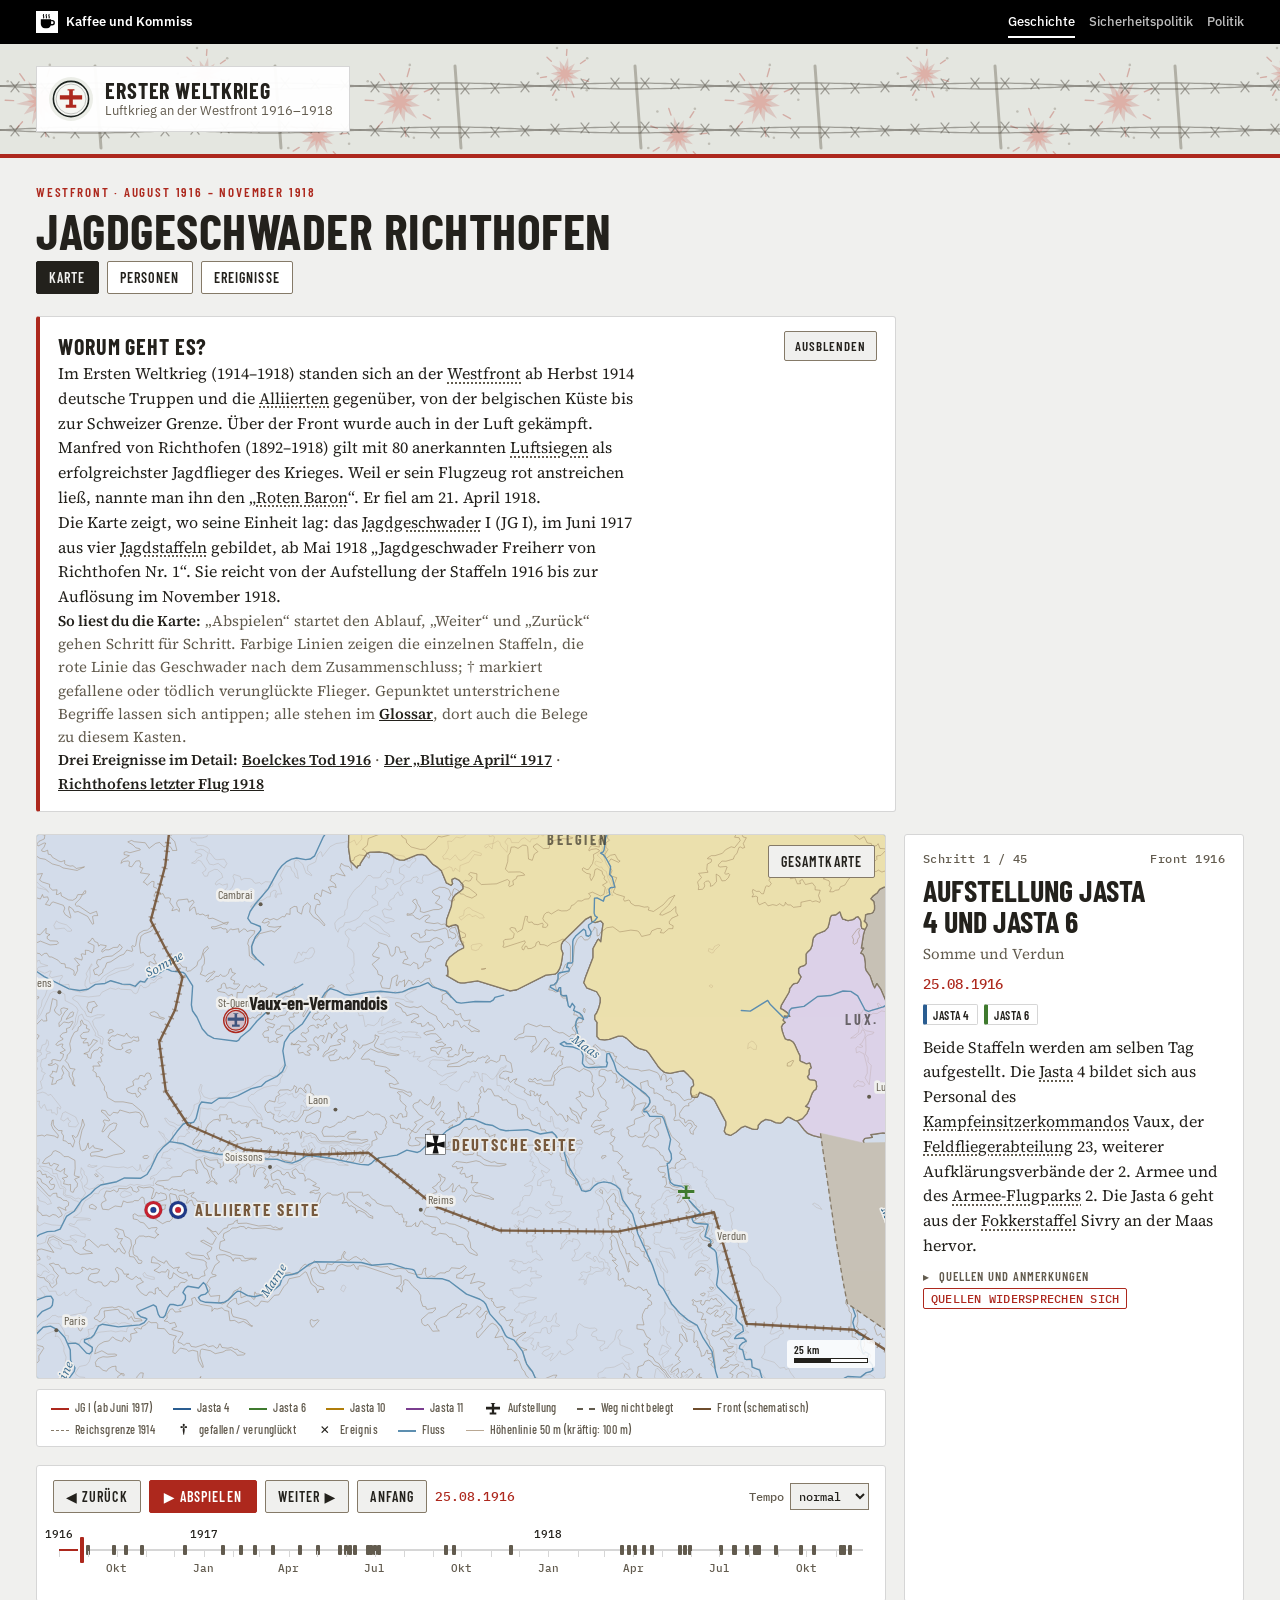
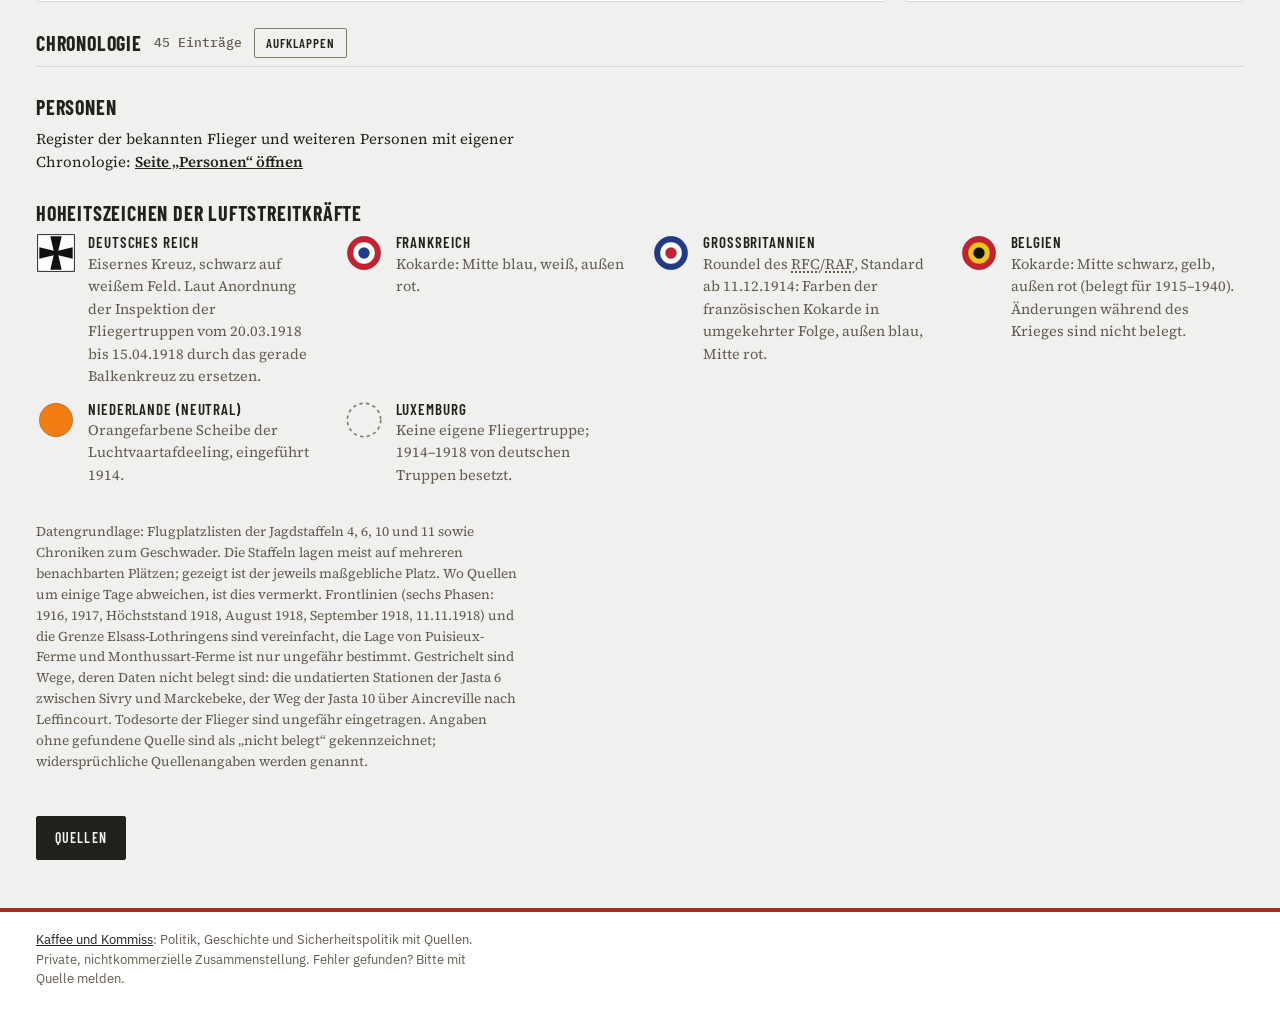
<file: index.html>
<!doctype html>
<html lang="de" class="kk-b-gesch kk-breit">
<head>
<meta charset="utf-8">
<meta name="viewport" content="width=device-width, initial-scale=1, viewport-fit=cover">
<meta name="description" content="Animierte Karte vom Weg der Jagdstaffeln 4, 6, 10 und 11 ab 1916 über das Jagdgeschwader I (Richthofen) bis zur Auflösung im November 1918.">
<link rel="canonical" href="https://kaffeeundkommiss.github.io/erster-Weltkrieg/">
<meta property="og:type" content="website">
<meta property="og:locale" content="de_DE">
<meta property="og:site_name" content="Erster Weltkrieg">
<meta property="og:title" content="Jagdgeschwader Richthofen 1916–1918">
<meta property="og:description" content="Animierte Karte vom Weg der Jagdstaffeln 4, 6, 10 und 11 ab 1916 über das Jagdgeschwader I (Richthofen) bis zur Auflösung im November 1918.">
<meta property="og:url" content="https://kaffeeundkommiss.github.io/erster-Weltkrieg/">
<!-- Vorschau für Linkvorschauen, erzeugt mit werkzeuge/vorschau.js -->
<meta property="og:image" content="https://kaffeeundkommiss.github.io/erster-Weltkrieg/vorschau/karte.jpg?v=986ff84e">
<meta property="og:image:width" content="1200">
<meta property="og:image:height" content="630">
<meta property="og:image:alt" content="Jagdgeschwader Richthofen: Erster Weltkrieg">
<meta name="twitter:card" content="summary_large_image">
<meta name="twitter:image" content="https://kaffeeundkommiss.github.io/erster-Weltkrieg/vorschau/karte.jpg?v=986ff84e">
<meta name="theme-color" content="#23211C" media="(prefers-color-scheme: light)">
<meta name="theme-color" content="#12110E" media="(prefers-color-scheme: dark)">
<meta name="apple-mobile-web-app-capable" content="yes">
<meta name="mobile-web-app-capable" content="yes">
<meta name="apple-mobile-web-app-title" content="JG Richthofen">
<meta name="apple-mobile-web-app-status-bar-style" content="default">
<link rel="icon" href="icons/favicon.svg" type="image/svg+xml">
<link rel="icon" href="icons/favicon-32.png" sizes="32x32" type="image/png">
<link rel="apple-touch-icon" sizes="180x180" href="icons/apple-touch-icon.png">
<link rel="manifest" href="manifest.webmanifest">
<link rel="stylesheet" href="site.css">
<style>
/* Grundgerüst, das auf claude.ai die Artefakt-Hülle liefert */
:root { color-scheme: light; padding-top: env(safe-area-inset-top, 0px); padding-bottom: env(safe-area-inset-bottom, 0px) }
body { margin: 0; font: 14px system-ui, -apple-system, sans-serif }
img { max-width: 100% }
[hidden] { display: none !important }
</style>
<title>Jagdgeschwader Richthofen 1916–1918</title>
<link rel="preconnect" href="https://fonts.googleapis.com">
<link rel="preconnect" href="https://fonts.gstatic.com" crossorigin>
<link rel="stylesheet" href="https://fonts.googleapis.com/css2?family=Barlow+Condensed:wght@500;600;700&family=Source+Serif+4:opsz,wght@8..60,400;8..60,600&family=IBM+Plex+Sans:wght@400;500;600;700&family=IBM+Plex+Mono:wght@400;500;600&display=swap">
<link rel="stylesheet" href="basis.css">
<style>
/* Layout: Karte als Hauptfläche, Detailspalte rechts (mobil darunter), Zeitleiste mit echter Datumsskala, darunter Stationsliste */
:root {
  --paper: #eceee8; --panel: #f6f7f3; --ink: #1d2420; --muted: #5d6861; --rule: #c3c9c1;
  --sea: #9fbdcb; --land-fr: #d3dcea; --land-be: #ece0ae; --land-uk: #ead2cf; --land-nl: #f2d6b8; --land-lu: #dcd2e8; --land-de: #c7c1b6;
  --border: #6f7a72; --j4: #2a5d91; --j6: #3f7a2e; --j10: #b07d0a; --j11: #7a3d8f; --red: #ad281d; --red-soft: rgba(173,40,29,.16); --front: #6e4c2c; --grat: rgba(29,36,32,.07);
  --f-display: "Barlow Condensed", "Arial Narrow", system-ui, sans-serif;
  --f-body: "Source Serif 4", Georgia, "Times New Roman", serif;
  --f-mono: "IBM Plex Mono", ui-monospace, Menlo, Consolas, monospace;
}
@media (prefers-color-scheme: dark) { :root:not([data-theme="light"]) {
  --paper: #121614; --panel: #181d1a; --ink: #e2e6e1; --muted: #98a39b; --rule: #313a35;
  --sea: #0e1518; --land-fr: #1f2b3c; --land-be: #3a3419; --land-uk: #3d2626; --land-nl: #40301c; --land-lu: #2e2840; --land-de: #3a3834;
  --border: #7d8a82; --j4: #6fa3e0; --j6: #7dbb5f; --j10: #e0b33c; --j11: #c08ad6; --red: #e4533f; --red-soft: rgba(228,83,63,.2); --front: #c29462; --grat: rgba(226,230,225,.05);
  color-scheme: dark } }
:root[data-theme="dark"] {
  --paper: #121614; --panel: #181d1a; --ink: #e2e6e1; --muted: #98a39b; --rule: #313a35;
  --sea: #0e1518; --land-fr: #1f2b3c; --land-be: #3a3419; --land-uk: #3d2626; --land-nl: #40301c; --land-lu: #2e2840; --land-de: #3a3834;
  --border: #7d8a82; --j4: #6fa3e0; --j6: #7dbb5f; --j10: #e0b33c; --j11: #c08ad6; --red: #e4533f; --red-soft: rgba(228,83,63,.2); --front: #c29462; --grat: rgba(226,230,225,.05);
  color-scheme: dark }

* { box-sizing: border-box }
body { background: var(--paper); color: var(--ink); font: 400 16px/1.55 var(--f-body); }
.wrap { max-width: 1240px; margin: 0 auto; padding-block: 28px 48px;
  padding-left: max(16px, env(safe-area-inset-left, 0px)); padding-right: max(16px, env(safe-area-inset-right, 0px));
  display: grid; grid-template-columns: minmax(0, 1fr); gap: 22px; }
.wrap > * { min-width: 0 }
header { display: grid; gap: 6px }
.brand { display: flex; align-items: center; gap: 16px }
.brand-text { display: grid; gap: 6px; min-width: 0 }
nav.pages { display: flex; gap: 8px; flex-wrap: wrap }
nav.pages a { font: 600 14px/1 var(--f-display); letter-spacing: .08em; text-transform: uppercase; color: var(--ink); text-decoration: none;
  border: 1px solid var(--border); border-radius: 2px; padding: 9px 12px 8px; background: var(--panel) }
nav.pages a[aria-current="page"] { background: var(--ink); color: var(--paper); border-color: var(--ink) }
nav.pages a:focus-visible { outline: 2px solid var(--red); outline-offset: 2px }
.more { margin: 0; font-size: 15px } .more a { color: var(--ink); font-weight: 600 }
.logo { width: 76px; height: 76px; flex: none }
.logo-ring { fill: var(--panel); stroke: var(--ink); stroke-width: 3 }
.logo-inner { fill: none; stroke: var(--ink); stroke-width: 1; opacity: .5 }
.logo-plane { fill: var(--red) }
.logo-text { fill: var(--ink); font: 700 12.5px var(--f-display); letter-spacing: .16em }
@media (max-width: 560px) { .logo { width: 56px; height: 56px } .brand { gap: 12px } }
.eyebrow { font: 600 13px/1 var(--f-display); letter-spacing: .14em; text-transform: uppercase; color: var(--red) }
h1 { font: 700 clamp(30px, 5vw, 50px)/1 var(--f-display); letter-spacing: .01em; margin: 0; text-wrap: balance; text-transform: uppercase }
.lede { margin: 4px 0 0; max-width: 68ch; color: var(--muted) }
.intro { background: var(--panel); border: 1px solid var(--rule); border-left: 4px solid var(--red); border-radius: 3px; padding: 14px 18px 16px; display: grid; gap: 8px; max-width: 860px }
.intro h2 { font: 700 22px/1 var(--f-display); text-transform: uppercase; letter-spacing: .04em; margin: 0 }
.intro > summary { list-style: none; cursor: pointer; display: flex; align-items: center; justify-content: space-between; gap: 12px }
.intro > summary::-webkit-details-marker { display: none }
.intro > summary:focus-visible { outline: 2px solid var(--red); outline-offset: 2px }
.intro .tgl { font: 600 13px/1 var(--f-display); letter-spacing: .08em; text-transform: uppercase; border: 1px solid var(--border); border-radius: 2px; padding: 8px 10px 7px; background: var(--paper) }
.intro .tgl .op, .intro:not([open]) .tgl .cl { display: none } .intro:not([open]) .tgl .op { display: inline }
.intro:not([open]) { padding-bottom: 14px }
.intro p { margin: 0 } .intro .how { font-size: 15px; color: var(--muted) } .intro .how b { color: var(--ink); font-weight: 600 } .intro a { color: var(--ink); font-weight: 600 }
.side-label { font-family: var(--f-display); font-weight: 700; letter-spacing: .12em; text-transform: uppercase; fill: var(--front); paint-order: stroke; stroke: var(--paper); stroke-linejoin: round; pointer-events: none; transition: opacity .3s }
.side-ic { pointer-events: none; transition: opacity .3s; opacity: 0 }
.legend-m { display: none }

/* Zeitleiste fest unter der Karte; der Schrittbereich steht rechts daneben und darf länger sein, ohne die Zeitleiste zu verschieben */
.stage { display: grid; grid-template-columns: minmax(0, 1fr) 340px; grid-template-rows: auto auto 1fr; gap: 18px; align-items: start }
.stage > .map { grid-column: 1; grid-row: 1 }
.stage > .legend-bar { grid-column: 1; grid-row: 2 }
.stage > .controls { grid-column: 1; grid-row: 3 }
/* Feste Höhe des Schrittbereichs: längere Texte scrollen darin, damit nichts darunter springt */
.stage > .panel { grid-column: 2; grid-row: 1 / span 3; align-self: stretch; contain: size; overflow-y: auto; overscroll-behavior: contain; align-content: start }
@media (max-width: 900px) { .stage { grid-template-columns: minmax(0, 1fr); grid-template-rows: none }
  .stage > .map, .stage > .legend-bar, .stage > .controls, .stage > .panel { grid-column: 1; grid-row: auto }
  .stage > .panel { align-self: start; height: 400px } }

.map { position: relative; background: var(--sea); border: 1px solid var(--rule); border-radius: 3px; overflow: hidden }
.map svg { display: block; width: 100%; height: auto; aspect-ratio: 1000 / 640; max-width: 100%; touch-action: manipulation }
@media (max-width: 640px) { .map svg { aspect-ratio: 1 / 1 } }
.c-250 { fill: var(--land-fr) } .c-056 { fill: var(--land-be) } .c-826 { fill: var(--land-uk) } .c-528 { fill: var(--land-nl) } .c-442 { fill: var(--land-lu) } .c-276 { fill: var(--land-de) }
.country { stroke: var(--border); stroke-width: 1.3; vector-effect: non-scaling-stroke; stroke-linejoin: round }
.al { fill: var(--land-de); stroke: var(--land-de); stroke-width: .6; vector-effect: non-scaling-stroke }
.alline { fill: none; stroke: var(--border); stroke-width: 1.3; stroke-dasharray: 5 3; vector-effect: non-scaling-stroke }
.grat { fill: none; stroke: var(--grat); stroke-width: 1; vector-effect: non-scaling-stroke }
.front { fill: none; stroke: var(--front); stroke-width: 2.4; vector-effect: non-scaling-stroke; transition: opacity .7s; opacity: 0; stroke-linejoin: round }
.front.on { opacity: .85 }
.front-teeth { fill: none; stroke: var(--front); stroke-width: 6; stroke-dasharray: 1.5 7; vector-effect: non-scaling-stroke; opacity: 0; transition: opacity .7s }
.front-teeth.on { opacity: .45 }
.city circle { fill: var(--muted) }
.city text, .clabel { fill: var(--muted); font-family: var(--f-display); paint-order: stroke; stroke: var(--paper); stroke-width: 3px; stroke-linejoin: round }
.clabel { fill: var(--ink); opacity: .62; letter-spacing: .2em; font-weight: 700; stroke: none }
.emb { pointer-events: auto }
.emb-ring { stroke: rgba(0,0,0,.35); stroke-width: .4 }
.route-all { fill: none; stroke: var(--red); stroke-opacity: .28; stroke-width: 1.2; stroke-dasharray: 3 4; vector-effect: non-scaling-stroke }
.route-done { fill: none; stroke: var(--red); stroke-width: 2.6; vector-effect: non-scaling-stroke; stroke-linecap: round; stroke-linejoin: round }
.trk path { fill: none; stroke: var(--c); vector-effect: non-scaling-stroke; stroke-linecap: round; stroke-linejoin: round }
.trk-solid { stroke-width: 2.2 } .trk-dash { stroke-width: 2; stroke-dasharray: 5 4 }
.trk-jg .trk-solid { stroke-width: 2.8 }
.trk-dot { fill: var(--c); stroke: var(--paper); stroke-width: 1.2; vector-effect: non-scaling-stroke; cursor: pointer }
.trk-plane { fill: var(--c); stroke: var(--paper); stroke-width: .9; paint-order: stroke; stroke-linejoin: round; cursor: pointer }
#cur { transition: none }
.trk { transition: opacity .6s } .trk.merged { opacity: .45 }
.mk { opacity: 0; transition: opacity .4s; cursor: pointer } .mk.on { opacity: 1 }
.mk-x { stroke: var(--ink); stroke-width: 1.8; vector-effect: non-scaling-stroke; fill: none }
.mk-sym { fill: var(--ink); font-family: var(--f-body); font-weight: 600; paint-order: stroke; stroke: var(--paper); stroke-width: 3px; stroke-linejoin: round }
.ev-label { fill: var(--ink); font-family: var(--f-display); font-weight: 600; paint-order: stroke; stroke: var(--paper); stroke-linejoin: round }
.cur-ring { fill: var(--red-soft); stroke: var(--red); stroke-width: 1.2; vector-effect: non-scaling-stroke }
.cur-label { font-family: var(--f-display); font-weight: 700; fill: var(--ink); paint-order: stroke; stroke: var(--paper); stroke-linejoin: round }
@keyframes pulse { 0% { transform: scale(.6); opacity: .9 } 100% { transform: scale(1.8); opacity: 0 } }
.pulse { transform-box: fill-box; transform-origin: center; animation: pulse 2s ease-out infinite; fill: none; stroke: var(--red); vector-effect: non-scaling-stroke; stroke-width: 1.5 }

.cont-minor, .cont-major { fill: none; stroke: #8a6f4e; vector-effect: non-scaling-stroke; stroke-linejoin: round }
.cont-minor { stroke-opacity: .28; stroke-width: .6 } .cont-major { stroke-opacity: .45; stroke-width: .9 }
.river-l { fill: none; stroke: #5d8fb0; stroke-width: 1.4; vector-effect: non-scaling-stroke; stroke-linejoin: round; stroke-linecap: round }
.riv-lab { fill: #3f6f91; font-family: var(--f-body); font-style: italic; paint-order: stroke; stroke: var(--paper); stroke-linejoin: round }

.legend { position: absolute; left: 10px; bottom: 10px; background: color-mix(in srgb, var(--panel) 88%, transparent); border: 1px solid var(--rule);
  border-radius: 3px; padding: 7px 10px; font: 500 12px/1.5 var(--f-display); letter-spacing: .03em; display: grid; gap: 2px; color: var(--muted) }
.legend i { display: inline-block; width: 18px; height: 0; vertical-align: middle; margin-right: 6px; border-top: 2.5px solid var(--red) }
.legend i.f { border-top-color: var(--front) } .legend i.u { border-top-color: var(--c) } .legend span { white-space: nowrap } .legend .lp { display: inline-block; width: 18px; height: 14px; vertical-align: middle; margin-right: 6px } .legend i.d { border-top: 2px dashed var(--muted) } .legend i.b { border-top: 1.5px dashed var(--border) }
.legend i.r { border-top: 2px solid #5d8fb0 } .legend i.h { border-top: 1.5px solid rgba(138,111,78,.6) }
.legend .x { display: inline-block; width: 18px; margin-right: 6px; text-align: center; color: var(--ink); font-weight: 700 }
.legend .k { font-family: var(--f-body); font-weight: 700; font-size: 14px; line-height: 1 }
.legend i.sw { height: 10px; width: 12px; border: 1px solid var(--border) }
.legend { grid-template-columns: auto auto; column-gap: 14px }
@media (max-width: 560px) { .legend { position: static; border: 0; border-top: 1px solid var(--rule); border-radius: 0; grid-template-columns: 1fr 1fr } }
.mapbtn { position: absolute; right: 10px; top: 10px; }
/* Maßstabsleiste: Länge folgt der Vergrößerung (draw) */
.massstab { position: absolute; right: 10px; bottom: 10px; pointer-events: none; font: 600 11px/1 var(--f-display); letter-spacing: .03em; color: var(--ink);
  background: color-mix(in srgb, var(--panel) 85%, transparent); padding: 4px 7px 5px; border-radius: 3px }
.massstab .ms-bar { display: block; height: 5px; margin-top: 3px; border: 1px solid var(--ink); background: linear-gradient(90deg, var(--ink) 50%, var(--panel) 50%) }
.legend.legend-bar { position: static; display: flex; flex-wrap: wrap; gap: 4px 20px; padding: 8px 14px; background: var(--panel); margin-top: -8px }

.panel { background: var(--panel); border: 1px solid var(--rule); border-radius: 3px; padding: 18px 18px 16px; display: grid; gap: 10px; min-width: 0 }
.count { font: 500 12px/1 var(--f-mono); color: var(--muted); letter-spacing: .04em; display: flex; justify-content: space-between }
.panel h2 { font: 700 30px/1.02 var(--f-display); margin: 0; text-transform: uppercase; text-wrap: balance }
.sub { color: var(--muted); font-size: 15px; margin-top: -4px }
.dates { font: 500 14px/1.3 var(--f-mono); color: var(--red); font-variant-numeric: tabular-nums }
.chip { display: inline-block; font: 600 12px/1 var(--f-display); letter-spacing: .1em; text-transform: uppercase; border: 1px solid var(--rule); padding: 5px 7px 4px; border-radius: 2px; color: var(--muted) }
.panel p { margin: 0 }
.panel h2.kia-t, .kia-t { color: var(--red) }
.uchip { display: inline-block; font: 600 12px/1 var(--f-display); letter-spacing: .06em; text-transform: uppercase; padding: 4px 7px 3px 6px; border-radius: 2px;
  border: 1px solid var(--rule); border-left: 4px solid var(--c); color: var(--ink); white-space: nowrap }
#pUnits { display: flex; flex-wrap: wrap; gap: 6px }
#pPersons { display: grid; gap: 8px; border-top: 1px solid var(--rule); padding-top: 10px }
.pp { font-size: 14.5px; display: grid; gap: 4px; justify-items: start } .pp .chips { display: flex; flex-wrap: wrap; gap: 5px } .pp b { font-weight: 600 } .pp span { color: var(--muted) }
.pp.is-kia b, .person.is-kia > b { color: var(--red) }
.persons { display: grid; gap: 10px }
.person-grid { display: grid; grid-template-columns: repeat(auto-fill, minmax(250px, 1fr)); gap: 14px 22px }
.person { display: grid; gap: 4px; align-content: start; font-size: 14.5px; padding: 10px 12px; border: 1px solid var(--rule); border-radius: 3px; background: var(--panel); min-width: 0 }
.person[role="button"] { cursor: pointer } .person[role="button"]:hover { border-color: var(--border) }
.person:focus-visible { outline: 2px solid var(--red); outline-offset: 2px }
.person > b { font: 700 17px/1.2 var(--f-display); letter-spacing: .03em; text-transform: uppercase }
.person .chips { display: flex; flex-wrap: wrap; gap: 5px }
.person span { color: var(--muted) } .person .fate { color: var(--ink) }
.person.is-kia { border-left: 3px solid var(--red) }
.tod { font-size: 14px; color: var(--muted) } .tod b { color: var(--ink); font-weight: 600 }
.tod-k b, .tod-s b { color: var(--red) }
table.others { min-width: 0 } table.others tr { cursor: default } table.others tr:hover td { background: none }
@media (max-width: 600px) { table.others tr { grid-template-columns: 1fr } table.others td:first-child { padding-top: 4px } }
.event { border-top: 1px solid var(--rule); padding-top: 9px; font-size: 15px }
.event b { font-family: var(--f-mono); font-weight: 500; font-size: 13px; color: var(--ink); display: block }
.note { font-size: 13.5px; color: var(--muted); font-style: italic }

.controls { display: grid; gap: 10px; background: var(--panel); border: 1px solid var(--rule); border-radius: 3px; padding: 14px 16px 12px }
.btns { display: flex; gap: 8px; align-items: center; flex-wrap: wrap }
.btns-main, .btns-sub { display: flex; gap: 8px; align-items: center }
.btns-sub { flex: 1 1 auto }
button { font: 600 14px/1 var(--f-display); letter-spacing: .08em; text-transform: uppercase; color: var(--ink); background: var(--paper);
  border: 1px solid var(--border); border-radius: 2px; padding: 9px 12px 8px; cursor: pointer }
button:hover { border-color: var(--ink) }
button:focus-visible { outline: 2px solid var(--red); outline-offset: 2px }
button.primary { background: var(--red); border-color: var(--red); color: #fff; min-width: 108px }
.speed { margin-left: auto; font: 500 12px var(--f-mono); color: var(--muted); display: flex; gap: 6px; align-items: center }
@media (max-width: 640px) {
  /* Handy: Karte, direkt darunter Zurück/Abspielen/Weiter, dann der Schritttext; Datum, Tempo, Zeitleiste und Legende folgen danach */
  .stage { display: flex; flex-direction: column; gap: 10px; align-items: stretch }
  .stage > .map { order: 1 } .stage > .controls { display: contents } .controls > .btns { display: contents }
  .btns-main { order: 2; display: grid; grid-template-columns: 1fr 1.25fr 1fr; gap: 8px }
  .stage > .panel { order: 3; height: auto; contain: none; overflow: visible }
  .btns-sub { order: 4; display: grid; grid-template-columns: 1fr 1fr 1fr; gap: 8px; align-items: center; margin-top: 6px }
  .controls > .ruler { order: 5; margin: 0 10px }
  .legend-m { order: 6; display: block; background: var(--panel); border: 1px solid var(--rule); border-radius: 3px; padding: 10px 14px }
  .legend-m > summary { cursor: pointer; font: 600 14px/1.2 var(--f-display); letter-spacing: .08em; text-transform: uppercase; min-height: 28px; display: flex; align-items: center }
  .legend-m .legend { position: static; border: 0; background: none; padding: 8px 0 0; grid-template-columns: 1fr 1fr }
  .stage > .legend-bar { display: none }
  .btns-main button, .btns-sub button { min-height: 44px; padding-inline: 4px; white-space: nowrap; letter-spacing: .04em; font-size: 13px }
  .btns { display: grid; grid-template-columns: 1fr 1fr 1fr; }
  .btns button { min-height: 44px; padding-inline: 4px; white-space: nowrap; letter-spacing: .04em; font-size: 13px }
  #reset { grid-column: 1 } .nowdate { grid-column: 2; text-align: center } .speed { grid-column: 3; margin-left: 0; justify-content: flex-end }
  .speed select { min-height: 40px }
  .ruler .tick { width: 10px; margin-left: -5px; height: 26px; top: 10px }
  .ruler .tick::after { left: 3px; top: 8px }
  .panel h2 { font-size: 26px }
  .mapbtn { padding: 8px 10px 7px; font-size: 13px }
}
.speed select { font: inherit; color: var(--ink); background: var(--paper); border: 1px solid var(--border); padding: 4px }

.ruler { position: relative; height: 62px; margin: 4px 6px 0 }
.ruler .axis { position: absolute; left: 0; right: 0; top: 22px; height: 2px; background: var(--rule) }
.ruler .prog { position: absolute; left: 0; top: 22px; height: 2px; background: var(--red) }
.ruler .playhead { position: absolute; top: 10px; width: 4px; height: 26px; margin-left: -2px; background: var(--red); border-radius: 1px; pointer-events: none; box-shadow: 0 0 0 2px var(--panel) }
.nowdate { font: 500 13px var(--f-mono); color: var(--red); font-variant-numeric: tabular-nums; min-width: 9.5ch }
.ruler .tick { position: absolute; top: 14px; width: 8px; height: 18px; margin-left: -4px; padding: 0; border: 0; background: none; cursor: pointer }
.ruler .tick::after { content: ""; position: absolute; left: 2px; top: 4px; width: 4px; height: 10px; background: var(--muted); border-radius: 1px }
.ruler .tick.visited::after { background: var(--red) }
.ruler .month { position: absolute; top: 34px; font: 500 11px var(--f-mono); color: var(--muted); transform: translateX(-50%); white-space: nowrap }
.ruler .month.y { color: var(--ink); top: 0 }
.ruler .mt { position: absolute; top: 24px; width: 1px; height: 6px; background: var(--rule) }

.list { overflow-x: auto }
@media (max-width: 600px) {
  table { min-width: 0 } thead { display: none }
  tr { display: grid; grid-template-columns: 2.4em minmax(0, 1fr); border-bottom: 1px solid var(--rule); padding: 8px 0 }
  .list td { border: 0; padding: 1px 6px } .list td.n { grid-row: span 3; padding-top: 3px }
  .list td:last-child { padding-top: 4px }
}
table { border-collapse: collapse; width: 100%; min-width: 620px; font-size: 15px }
th { font: 600 12px/1 var(--f-display); letter-spacing: .12em; text-transform: uppercase; color: var(--muted); text-align: left; padding: 8px 10px; border-bottom: 1.5px solid var(--ink) }
td { padding: 8px 10px; border-bottom: 1px solid var(--rule); vertical-align: top }
td.n, td.d { font: 400 13px/1.5 var(--f-mono); font-variant-numeric: tabular-nums; white-space: nowrap; color: var(--muted) }
tr { cursor: pointer } tr:hover td { background: var(--red-soft) }
tr.cur td { background: var(--red-soft) } tr.cur td.n { color: var(--red); font-weight: 500 }
td b { font-weight: 600 }
h3 { font: 700 20px/1 var(--f-display); text-transform: uppercase; letter-spacing: .04em; margin: 8px 0 0 }
.chron > summary { display: flex; align-items: baseline; gap: 12px; cursor: pointer; list-style: none; padding: 4px 0 8px; border-bottom: 1px solid var(--rule) }
.chron > summary::-webkit-details-marker { display: none }
.chron > summary h3 { margin: 0 }
.chron > summary .cnt { font: 500 13px/1 var(--f-mono); color: var(--muted) }
.chron > summary { align-items: center; flex-wrap: wrap }
.chron > summary .tgl { font: 600 13px/1 var(--f-display); letter-spacing: .08em; text-transform: uppercase; color: var(--ink); background: var(--paper);
  border: 1px solid var(--border); border-radius: 2px; padding: 8px 11px 7px }
.chron > summary:hover .tgl { border-color: var(--ink) }
.chron .tgl .cl, .chron[open] .tgl .op { display: none } .chron[open] .tgl .cl { display: inline }
.chron > summary:hover h3, .chron > summary:focus-visible h3 { color: var(--red) }
.chron > summary:focus-visible { outline: 2px solid var(--red); outline-offset: 2px }
.insignia { display: grid; gap: 10px }
.ins-grid { display: grid; grid-template-columns: repeat(auto-fill, minmax(260px, 1fr)); gap: 12px 22px }
.ins { display: flex; gap: 12px; align-items: flex-start; font-size: 14.5px; min-width: 0 }
.ins svg { width: 40px; height: 40px; flex: none }
.ins b { display: block; font: 600 15px/1.3 var(--f-display); letter-spacing: .06em; text-transform: uppercase }
.ins span { color: var(--muted) }
.sources { font-size: 13.5px; color: var(--muted); max-width: 36em }
.sources a { color: var(--ink) }
.src { font-size: 13.5px; color: var(--muted); display: grid; gap: 6px; border-top: 1px solid var(--rule); padding-top: 9px }
.src a { color: var(--ink) } .src .refs { line-height: 1.45; display: grid; gap: 3px }
.bel { justify-self: start; font: 500 12px/1 var(--f-mono); letter-spacing: .02em; padding: 4px 7px 3px; border-radius: 2px; border: 1px solid var(--border); color: var(--ink) }
.bel-1 { border-style: dashed } .bel-x { border-color: var(--red); color: var(--red) }
ol.srclist { font-size: 13.5px; color: var(--muted); max-width: 90ch; margin: 4px 0 0; padding-left: 2.6em; display: grid; gap: 3px }
ol.srclist a { color: var(--ink) } ol.srclist li:target { background: var(--red-soft) }
.spur-label { fill: var(--ink); stroke: var(--paper); paint-order: stroke; stroke-linejoin: round; font-family: var(--f-display) }
@media (prefers-reduced-motion: reduce) { .pulse { animation: none } .front, .mk, .trk { transition: none } }
</style>
<link rel="stylesheet" href="bereich.css">
</head>
<body>
<div class="kk-leiste"><div class="kk-in">
  <a class="kk-haus" href="https://kaffeeundkommiss.github.io/"><img src="kk-tasse.svg" alt="" width="22" height="22"><span>Kaffee und Kommiss</span></a>
  <nav class="kk-bereiche" aria-label="Bereiche"><a href="https://kaffeeundkommiss.github.io/geschichte/" aria-current="true">Geschichte</a><a href="https://kaffeeundkommiss.github.io/sicherheitspolitik/"><span class="kk-lang">Sicherheitspolitik</span><span class="kk-kurz">Sicherheit</span></a><a href="https://kaffeeundkommiss.github.io/politik/">Politik</a></nav>
</div></div>
<div class="kk-kopf"><div class="kk-in">
  <a class="kk-schild" href="index.html"><img src="icons/favicon.svg" alt="" width="44" height="44"><span><span class="kk-name" style="display:block">Erster Weltkrieg</span><span class="kk-unter" style="display:block">Luftkrieg an der Westfront 1916–1918</span></span></a>
</div></div>
<div class="wrap">
  <header>
    <div class="brand">
      <svg class="logo" viewBox="-40 -40 80 80" role="img" aria-label="Logo: Flugzeugsilhouette im Abzeichen des Jagdgeschwaders I">
        <circle r="37" class="logo-ring"/>
        <circle r="31.5" class="logo-inner"/>
        <g transform="translate(0,-4) scale(1.8)"><use href="#plane" class="logo-plane"/></g>
        <text y="23.5" text-anchor="middle" class="logo-text">JG I</text>
      </svg>
      <div class="brand-text">
        <div class="eyebrow">Westfront · August 1916 – November 1918</div>
        <h1>Jagdgeschwader Richthofen</h1>
      </div>
    </div>
    <nav class="pages" aria-label="Seiten">
      <a href="index.html" aria-current="page">Karte</a>
      <a href="personen.html">Personen</a>
      <a href="boelcke1916.html">Ereignisse</a>
    </nav>
  </header>

  <details class="intro" id="intro" open>
    <summary><h2>Worum geht es?</h2><span class="tgl" aria-hidden="true"><span class="op">Einblenden</span><span class="cl">Ausblenden</span></span></summary>
    <p>Im Ersten Weltkrieg (1914–1918) standen sich an der Westfront ab Herbst 1914 deutsche Truppen und die Alliierten gegenüber, von der belgischen Küste bis zur Schweizer Grenze. Über der Front wurde auch in der Luft gekämpft.</p>
    <p>Manfred von Richthofen (1892–1918) gilt mit 80 anerkannten Luftsiegen als erfolgreichster Jagdflieger des Krieges. Weil er sein Flugzeug rot anstreichen ließ, nannte man ihn den „Roten Baron“. Er fiel am 21. April 1918.</p>
    <p>Die Karte zeigt, wo seine Einheit lag: das Jagdgeschwader I (JG I), im Juni 1917 aus vier Jagdstaffeln gebildet, ab Mai 1918 „Jagdgeschwader Freiherr von Richthofen Nr. 1“. Sie reicht von der Aufstellung der Staffeln 1916 bis zur Auflösung im November 1918.</p>
    <p class="how"><b>So liest du die Karte:</b> „Abspielen“ startet den Ablauf, „Weiter“ und „Zurück“ gehen Schritt für Schritt. Farbige Linien zeigen die einzelnen Staffeln, die rote Linie das Geschwader nach dem Zusammenschluss; † markiert gefallene oder tödlich verunglückte Flieger. Gepunktet unterstrichene Begriffe lassen sich antippen; alle stehen im <a href="glossar.html">Glossar</a>, dort auch die Belege zu diesem Kasten.</p>
    <p class="how"><b>Drei Ereignisse im Detail:</b> <a href="boelcke1916.html">Boelckes Tod 1916</a> · <a href="april1917.html">Der „Blutige April“ 1917</a> · <a href="tod.html">Richthofens letzter Flug 1918</a></p>
  </details>

  <section class="stage">
    <div class="map" id="map">
      <svg id="svg" viewBox="0 0 1000 640" role="img" aria-label="Karte der Westfront mit den Flugplätzen des Jagdgeschwaders I">
        <defs>
          <g id="e-de"><rect x="-11" y="-11" width="22" height="22" fill="#fff" stroke="#000" stroke-width=".5"/><path d="M-3.4,-10 L3.4,-10 L1.4,-1.4 L10,-3.4 L10,3.4 L1.4,1.4 L3.4,10 L-3.4,10 L-1.4,1.4 L-10,3.4 L-10,-3.4 L-1.4,-1.4 Z" fill="#111"/></g>
          <g id="e-fr" class="emb-ring"><circle r="10" fill="#c8202f"/><circle r="6.6" fill="#fff"/><circle r="3.3" fill="#1f3f95"/></g>
          <g id="e-uk" class="emb-ring"><circle r="10" fill="#1f3a8a"/><circle r="6.6" fill="#fff"/><circle r="3.3" fill="#c8202f"/></g>
          <g id="e-be" class="emb-ring"><circle r="10" fill="#c8202f"/><circle r="6.6" fill="#f2c318"/><circle r="3.3" fill="#111"/></g>
          <g id="e-nl" class="emb-ring"><circle r="10" fill="#f07c12"/></g>
          <path id="plane" d="M-11,-3.6 h22 v4.2 h-22 z M-1.8,-8.5 h3.6 v16.5 h-3.6 z M-5.2,5.6 h10.4 v3 h-10.4 z M-3.4,-9.6 h6.8 v1.2 h-6.8 z"/>
        </defs>
        <rect x="-200" y="-200" width="1400" height="1040" fill="var(--sea)"/>
        <path class="grat" id="grat"/>
        <g id="countries"></g>
        <g id="relief" aria-hidden="true"><path class="cont-minor" id="contMinor"/><path class="cont-major" id="contMajor"/></g>
        <path class="river-l" id="riverL"/>
        <path class="al" id="al"/>
        <path class="alline" id="alline"/>
        <g id="rivLabels" aria-hidden="true"></g>
        <g id="clabels"></g>
        <g id="fronts"></g>
        <g id="sides" aria-hidden="true"><g class="side-ic" id="sideDeI"><use href="#e-de"/></g><text class="side-label" id="sideDe"></text><g class="side-ic" id="sideAlI"><use href="#e-fr"/><use href="#e-uk"/></g><text class="side-label" id="sideAl"></text></g>
        <g id="cities"></g>
        <path class="route-all" id="routeAll"/>
        <g id="tracks"></g>
        <g id="events"></g>
        <g id="cur">
          <circle class="pulse" id="pulse" r="9"/>
          <circle class="cur-ring" id="ring" r="7"/>
          <text class="cur-label" id="curLabel"></text>
        </g>
      </svg>
      <div class="massstab" id="massstab" aria-hidden="true"><span class="ms-lab" id="msLab"></span><span class="ms-bar" id="msBar"></span></div>
      <button class="mapbtn" id="zoomBtn" type="button" aria-pressed="true">Gesamtkarte</button>
    </div>

    <div class="legend legend-bar" aria-label="Legende">
      <span><i></i>JG I (ab Juni 1917)</span>
      <span><i class="u" style="--c:var(--j4)"></i>Jasta 4</span>
      <span><i class="u" style="--c:var(--j6)"></i>Jasta 6</span>
      <span><i class="u" style="--c:var(--j10)"></i>Jasta 10</span>
      <span><i class="u" style="--c:var(--j11)"></i>Jasta 11</span>
      <span><svg class="lp" viewBox="-12 -11 24 22" aria-hidden="true"><use href="#plane" fill="var(--ink)"/></svg>Aufstellung</span>
      <span><i class="d"></i>Weg nicht belegt</span>
      <span><i class="f"></i>Front (schematisch)</span>
      <span><i class="b"></i>Reichsgrenze 1914</span>
      <span><b class="x k">†</b>gefallen / verunglückt</span>
      <span><b class="x">✕</b>Ereignis</span>
      <span><i class="r"></i>Fluss</span>
      <span><i class="h"></i>Höhenlinie 50 m (kräftig: 100 m)</span>
    </div>

    <section class="controls" aria-label="Zeitleiste">
      <div class="btns">
        <div class="btns-main">
          <button type="button" id="prev" aria-label="Vorheriger Schritt">◀ Zurück</button>
          <button type="button" class="primary" id="play">▶ Abspielen</button>
          <button type="button" id="next" aria-label="Nächster Schritt">Weiter ▶</button>
        </div>
        <div class="btns-sub">
          <button type="button" id="reset">Anfang</button>
          <span class="nowdate" id="nowDate" aria-live="off" title="Dargestelltes Datum"></span>
          <label class="speed" for="speedSel">Tempo
            <select id="speedSel"><option value="4200">langsam</option><option value="2800" selected>normal</option><option value="1600">schnell</option></select>
          </label>
        </div>
      </div>
      <div class="ruler" id="ruler"><div class="axis"></div><div class="prog" id="prog"></div><div class="playhead" id="playhead"></div></div>
    </section>

    <aside class="panel" id="panel" aria-live="polite">
      <div class="count"><span id="pCount"></span><span id="pFront"></span></div>
      <h2 id="pName"></h2>
      <div class="sub" id="pSub"></div>
      <div class="dates" id="pDates"></div>
      <div id="pUnits"></div>
      <p id="pText"></p>
      <div id="pPersons"></div>
      <details class="belege" id="pBel">
        <summary>Quellen und Anmerkungen <span class="bel" id="pBelS"></span></summary>
        <div class="belin">
          <p class="note" id="pNote"></p>
          <div class="src" id="pSrc"></div>
        </div>
      </details>
    </aside>
    <details class="legend-m" id="legendM"><summary>Legende</summary></details>
  </section>


  <section>
    <details class="chron" id="chron">
    <summary><h3>Chronologie</h3><span class="cnt"><span id="chronN"></span> Einträge</span><span class="tgl" aria-hidden="true"><span class="op">Aufklappen</span><span class="cl">Zuklappen</span></span></summary>
    <div class="list">
      <table>
        <thead><tr><th>Nr.</th><th>Datum</th><th>Ort / Ereignis</th><th>Verband</th></tr></thead>
        <tbody id="tbody"></tbody>
      </table>
    </div>
    </details>
  </section>

  <section class="persons" aria-labelledby="perH">
    <h3 id="perH">Personen</h3>
    <p class="more">Register der bekannten Flieger und weiteren Personen mit eigener Chronologie: <a href="personen.html">Seite „Personen“ öffnen</a></p>
  </section>

  <section class="insignia" aria-labelledby="insH">
    <h3 id="insH">Hoheitszeichen der Luftstreitkräfte</h3>
    <div class="ins-grid">
      <div class="ins"><svg viewBox="-12 -12 24 24" aria-hidden="true"><use href="#e-de"/></svg><div><b>Deutsches Reich</b><span>Eisernes Kreuz, schwarz auf weißem Feld. Laut Anordnung der Inspektion der Fliegertruppen vom 20.03.1918 bis 15.04.1918 durch das gerade Balkenkreuz zu ersetzen.</span></div></div>
      <div class="ins"><svg viewBox="-12 -12 24 24" aria-hidden="true"><use href="#e-fr"/></svg><div><b>Frankreich</b><span>Kokarde: Mitte blau, weiß, außen rot.</span></div></div>
      <div class="ins"><svg viewBox="-12 -12 24 24" aria-hidden="true"><use href="#e-uk"/></svg><div><b>Großbritannien</b><span>Roundel des RFC/RAF, Standard ab 11.12.1914: Farben der französischen Kokarde in umgekehrter Folge, außen blau, Mitte rot.</span></div></div>
      <div class="ins"><svg viewBox="-12 -12 24 24" aria-hidden="true"><use href="#e-be"/></svg><div><b>Belgien</b><span>Kokarde: Mitte schwarz, gelb, außen rot (belegt für 1915–1940). Änderungen während des Krieges sind nicht belegt.</span></div></div>
      <div class="ins"><svg viewBox="-12 -12 24 24" aria-hidden="true"><use href="#e-nl"/></svg><div><b>Niederlande (neutral)</b><span>Orangefarbene Scheibe der Luchtvaartafdeeling, eingeführt 1914.</span></div></div>
      <div class="ins"><svg viewBox="-12 -12 24 24" aria-hidden="true"><circle r="10" fill="none" stroke="var(--border)" stroke-dasharray="2 2"/></svg><div><b>Luxemburg</b><span>Keine eigene Fliegertruppe; 1914–1918 von deutschen Truppen besetzt.</span></div></div>
    </div>
  </section>

  <p class="sources">Datengrundlage: Flugplatzlisten der Jagdstaffeln 4, 6, 10 und 11 sowie Chroniken zum Geschwader. Die Staffeln lagen meist auf mehreren benachbarten Plätzen; gezeigt ist der jeweils maßgebliche Platz. Wo Quellen um einige Tage abweichen, ist dies vermerkt. Frontlinien (sechs Phasen: 1916, 1917, Höchststand 1918, August 1918, September 1918, 11.11.1918) und die Grenze Elsass-Lothringens sind vereinfacht, die Lage von Puisieux-Ferme und Monthussart-Ferme ist nur ungefähr bestimmt.
  Gestrichelt sind Wege, deren Daten nicht belegt sind: die undatierten Stationen der Jasta 6 zwischen Sivry und Marckebeke, der Weg der Jasta 10 über Aincreville nach Leffincourt. Todesorte der Flieger sind ungefähr eingetragen. Angaben ohne gefundene Quelle sind als „nicht belegt“ gekennzeichnet; widersprüchliche Quellenangaben werden genannt.</p>
  <p class="qnav"><a class="qbtn" href="quellen-karte.html">Quellen</a></p>
</div>

<script src="quellen-karte.js"></script>
<script src="karte-detail.js"></script>
<script>
const MAP = {"W":1000,"H":640,"shapes":[{"id":"250","g":"en","d":"M-160,417.4L-147.8,415.3L-142.1,413.2L-138.5,410.4L-135.9,410L-135,409.2L-131.7,405.1L-123.3,399.8L-108.6,397.5L-93.6,395.1L-87.9,392.7L-85.7,390.7L-83.8,388.4L-92.2,393.1L-102,393.6L-111.7,391.7L-119.9,388.4L-122.5,388.2L-124.6,387.8L-127,386.7L-129.1,385.3L-130.2,383.4L-130.5,382.1L-132.2,381.1L-132.5,379.2L-131.9,377.4L-131.4,376.3L-124.7,365.4L-119,349.8L-117.1,347.8L-110.9,343.6L-109.6,343.7L-108.3,342.6L-92.7,336.6L-91.3,334.8L-76,327.2L-72.1,325.9L-67.3,323.2L-57.9,320.4L-47.8,321.3L1,308.6L4,306.3L7,305.5L11.9,300.6L27.6,289.2L34.3,281.8L35.6,280.7L36.6,279.2L40,269.9L44,264.6L48.2,264.5L59.2,270.5L60.4,270.6L61.3,269.7L61.4,268.5L60.1,268.5L59.3,268.1L58.9,267.2L58.2,265.9L60.7,266L60.8,264.5L58.7,264.4L56.2,263.7L54.6,262L53.9,259.9L52.7,257.7L47.9,255L47.1,253.4L47.4,247.6L48.6,240.6L51.3,235.8L54.2,236.6L55.9,237L55.9,235.7L49.5,230.5L49.6,229.3L52.4,223.3L52.8,214.7L53.6,207.4L57.5,204.8L54.4,199.8L54.1,197.3L54.1,188.7L53.3,181L53.5,177.3L54.1,174L56.9,167.1L58.3,164.4L59.3,161.1L58.7,156.8L56.9,149.9L57.1,147.5L57.1,146.6L59.7,144.5L61,144L63,144.1L65.5,143.3L67.3,141.5L70.8,136.8L74.6,133.9L96.9,125.2L98.9,125.9L103.1,123.6L121.3,122.3L141.2,116.7L142.5,115.8L143.3,115.9L150.3,117.1L159.8,115L164.4,113L166.1,111.8L166.1,111.8L167.6,115.9L168.5,123.9L169.6,127.6L173.5,132.4L175.1,134.9L175.4,138.6L174.5,139.8L171.9,142.1L171,143.9L173.2,152L172.8,153.2L171.9,155L171.8,155.9L172.2,156.5L173.4,157.2L174.2,157.8L175,160.3L175.3,161.2L176.2,161.6L178.2,162L179,162.3L181.1,162.1L182.3,162.1L183.5,163.1L184.3,164L184.3,165.2L185.1,166.5L189.4,170.9L189.8,172.2L191.3,175.9L191.7,176.8L194.1,178.8L203.1,183.4L203.5,183.7L205.1,184L206.8,182.9L210.3,177.2L212.5,174.8L215.4,173.4L221.2,171.7L230.8,168.9L233.7,169.9L235.3,171.8L237.3,175.3L238.8,178.4L240,181.8L241.2,183L242.4,183.1L244,183.7L244.8,185.3L246.3,189.9L244.6,192.6L245.3,198.2L247.9,208.4L248.1,214.2L248.5,216.3L250.1,218.5L251.7,219.8L256.6,222.7L258.7,223.4L261.6,222.8L266.6,221.1L268.3,219.9L269.6,219.1L270.4,218.2L272.1,218.2L273.8,218.5L274.6,219.5L274.5,221L273.2,223.1L274.5,224.1L281.9,224.3L284.8,224.9L287.3,226.2L289.3,228.7L291.3,232.1L292,239.2L291.8,247.5L292.9,255.2L296.5,258.9L297,257.7L297.4,257.7L298.2,257.4L298.2,256.8L299.1,255.3L301.3,252L302.1,250.8L303.8,250.2L308.8,250L313.4,250.7L315.9,252L317.9,253.6L320,254.5L322.5,254.6L330,251.6L332.5,251.4L334.6,252.3L338.3,256.7L340.7,258.3L343.2,260.5L346,267.2L348.5,268.5L349.4,267.6L349,266.4L349,265.2L350.7,264.6L351.5,264.9L353.1,265.8L354.4,267.4L355.2,268.3L355.2,270.5L353.9,271.7L350.9,273.8L349.6,275.6L349.2,276.8L348.7,280.2L346.1,287.5L346,290.8L347.3,291.5L349.8,290.6L351.1,290.3L352.3,290.9L353.9,298.9L354.7,300.5L355.5,302L355.5,303.2L352.5,304.7L350,306.5L347.8,308.3L347,309.5L346.1,310.7L345.7,312.9L346.5,313.2L346.9,316L346.8,318.7L346,318.4L352.6,322.2L353.9,322.5L356,322.5L363.2,321.4L380.3,326.6L381.2,326.9L384.9,326.3L401,318.2L406,317.7L407.3,316.8L408.6,314.6L409.5,311.9L410.4,306.1L409.9,304.8L409.5,303.9L409.5,302.7L409.6,301.2L410.4,299.6L423.1,287.2L426,285.7L426.4,288.4L428.1,289.1L431.4,288.2L432.7,289.7L432.2,292.8L431.8,296.5L431.4,299.8L430.1,298.3L429.7,298.6L427.1,303.5L427.1,305L427.1,306.5L427.1,308.4L422.8,319.7L422,322.4L423.6,325.2L429.1,327.4L431.1,330.7L431.1,333.2L430.7,334.7L430.3,336.3L429.4,338.4L429,339.3L428.1,340.5L428.1,341.7L428.1,342.7L429.4,344.5L429.3,345.4L429.3,352.2L430.6,353.7L433.5,354L436,353.7L441.1,351.9L443.6,352L445.7,353.2L450.3,357.5L452.4,358.7L456.7,360L457.9,361.2L463,368.6L464.6,370.4L466.7,372L469.7,372.6L474.8,371.4L477.3,371.1L479.8,373.5L482.4,376.3L482.8,379L482.4,379.7L481.5,380.3L481.1,383L481.5,384.5L481.9,385.5L484,385.8L484.9,385.5L485.3,384.6L485.7,383.6L486.2,383L487,383.3L488.3,383.9L492.1,385.5L492.9,386.1L494.2,387.3L499.7,397.7L500.6,399.3L500.6,401.1L500.1,402.9L499.7,404.5L500.6,406L503.1,406.9L506.1,405.1L509,402.6L511.2,401.7L515,403.2L516.2,403.5L517.9,403.5L518.4,402.6L518.4,401.4L520,399.5L522.6,398L525.5,398.6L528.1,399.8L530.6,400.1L531.9,399.5L533.6,397.6L534.9,396.7L536.1,397L538.7,398.5L540,398.8L543.8,403.7L545.9,405.8L548.9,407L556.1,408.8L558.3,411.3L560,416.2L562.1,415.5L572.3,414.8L574,414.2L575.2,412.4L576.5,412L576.9,410.8L576.5,409.9L577.3,408.7L578.2,408.4L581.6,408L580.7,406.5L587.5,405.5L590.9,405.8L593.9,407L594.3,407.3L599.8,411.5L603.3,413L605.4,413.3L606.2,413.6L607.5,413.2L610,411.7L610.9,411L612.1,411.3L623.3,416.7L625,418.5L625.9,420L626.3,421.5L626.3,422.5L625.9,422.8L626.8,424L632.8,430L633.2,430.9L632.4,432.5L630.3,432.5L629.9,434.4L630.8,436.5L632.5,438.6L640.7,446.1L640.7,447L640.8,448.9L640.8,449.5L641.6,450.1L642.9,450.7L643.8,451L644.7,454.3L645.1,455.2L645.1,455.5L645.2,457.1L645.6,457.7L646,457.7L647.7,456.4L648.1,456.4L649.1,459.5L648.7,461.6L648.3,463.8L649.6,466.5L651.3,467.1L656.4,467L661.2,468.4L662.4,468.1L664.5,465.3L664,462.6L663.1,459.5L663.9,457L664.8,456.7L669.9,457.8L673.3,457.2L674.6,457.4L682.4,461.6L684.9,461.5L684.7,468L686.5,472.8L689.1,474.9L692.4,472.7L692.9,471.8L692.4,470.5L692.4,469.6L693.2,468.7L694.1,468.7L698.4,471.9L700.6,472.8L702.3,473.4L712.5,473.1L715.6,474.6L716.4,474.9L717.3,473.9L718.5,471.5L718.9,470.5L720.2,470.2L722.7,469.8L723.6,469.2L724,468.3L724.7,465.5L725.2,464.9L727.3,463.6L727.7,463.3L730.2,462.6L732.4,462.8L732.8,464.7L738,465.1L740.1,465.7L741.1,468.4L740.2,469.1L739.8,469.4L739.8,470L741.6,471.8L744.3,476L746,477.8L748.6,479.5L753.8,480.3L756.4,481.5L757.3,482.7L758.6,484.8L759.5,485.7L760.8,485.9L761.2,486.2L762.5,485.6L764.2,485.2L765.5,484.6L766.8,484.8L769.4,485.7L770.7,485.9L771.9,485.3L774.9,483.7L776.1,483.3L786.1,486.1L792.9,484.9L795,485.1L814.2,494.6L825.9,496.6L827.2,497.8L827.2,498.1L825.2,500.9L821.6,508.1L816.5,523.3L815.3,525.8L814.5,526.4L810.3,529L809,529.1L809,529.4L808.6,530L807.8,531L807.8,532.8L807.4,533.7L806.6,534.4L805.8,534.7L802.7,534.8L801,535.5L800.7,537L800.8,540.4L800,542L798.7,543.5L797.5,545.4L795.8,546.4L792.9,550.2L791.3,552.1L789.1,552.7L787.9,553.7L782.9,561.8L782.3,567.7L782.5,574.1L783.9,577.7L783.9,579L781,581.5L779.7,583.1L778.9,584.6L779,588.3L778.2,589.9L777.4,591.1L776.6,593L776.2,595.1L775.5,599.8L775.6,602.2L776.1,604.3L776.6,606.8L777.5,609.2L777.2,611.7L775.9,614.5L773.8,615.7L771.7,617.3L770.9,621L771,624.7L770.3,627.8L769,630.6L761.5,641.5L760.7,643.7L760.8,646.5L760.4,647.7L759.6,649L758.7,650.5L757.9,653.3L757.2,657L757.8,664.3L763.3,673.4L763.5,679.2L762.7,681.4L759.3,684.8L758.9,687.3L759,690.3L759,691.3L758.2,692.8L757.8,693.8L757,694.7L756.5,695.3L756.6,696.2L756.6,696.5L756.6,697.2L756.6,698.1L757.6,701.4L757.2,703.3L755.5,704.2L755.1,705.2L753.5,711L753.1,713.5L754.6,719.9L754.7,723L754.3,724.2L752.1,726.4L751.7,727.3L752.3,731.3L752.8,733.1L753.2,734L755,734.9L756.9,737.3L759.7,742.7L760.6,743.6L761,744.2L761.9,745.1L762.4,746.9L762,747.6L761.6,749.4L757.3,751.1L754.2,753L753.8,753.6L749.1,757.4L749.5,757.7L751.3,759.2L751.7,759.2L751.8,761L751.4,762L750.5,762.3L749.2,762L748.3,762.4L748.3,763L748.8,763.9L749.7,765.1L749.7,765.4L749.7,766L749.7,766.3L749.3,766.6L747.6,768.5L745.8,768.3L744.9,767.7L744.5,767.4L742.2,766.8L740.9,767.2L741,768.4L741.4,769.3L741.9,769.9L742.8,770.5L742.8,771.7L742.4,773.3L742,774.2L740.3,776.7L738.1,777.7L736.8,778L731.9,777.8L728.4,777.9L724.9,778.6L720.5,780.9L719.6,780.9L718.7,780.6L718.3,780L717.8,779.4L717.4,778.8L713.8,778L711.1,776.5L710.2,773.5L712.3,768.2L709.2,768.6L707.4,768.3L705.6,767.4L703,766.9L696.8,768.2L693.7,767.7L692.4,767.1L691.5,766.8L690.2,767.2L689.3,767.8L687.1,768.8L687.1,770.6L688.5,773L689,775.1L688.1,776.7L686.4,778.6L684.7,779.5L681.2,780.5L681.2,783.9L678.2,785.8L676.4,788.3L674.7,791.1L674.3,793.5L688.9,791.7L691.1,790.4L692.9,791.9L694.7,793.7L696.1,795.5L695.2,797.4L693.9,798.3L693,798.7L691.7,799.3L690,801.8L689.1,802.1L688.2,802.1L685.6,804.6L685.3,808.3L685.8,812.9L677.5,819.2L674,823L671.9,827L671.4,827.3L663.6,834.5L660,836.1L660.1,839.2L658.3,840.1L657.9,840.4L657.5,841.4L654.4,842.6L653.5,843.9L651.8,846.7L653.2,850L650.6,854.3L642.2,860.6L629.3,865.1L623.1,868.6L621.4,875L621.9,876.5L623.7,879.9L624.2,881.7L623.8,884.5L623.4,885.4L623.4,886L622.5,887.6L620.4,893.7L620.4,894.3L620.8,895.6L621.3,896.5L622.2,897.4L622.2,900L-160,900Z"},{"id":"276","g":"cp","d":"M1160,739.1L1158.8,739.4L1154.1,742.2L1150.6,742.8L1149.3,742.6L1148.8,741.7L1148.3,740.8L1147.8,740.2L1131.1,735.3L1128,735.5L1126.8,736.8L1124.4,740.3L1122.7,741.7L1121.4,742.1L1116.1,741.8L1114.2,741L1113.3,740.2L1112.4,739.6L1112.3,738.1L1112.6,736.8L1113,735.9L1113,735.3L1112.4,733.5L1111.9,733.2L1111.1,733.6L1108.9,734.3L1107.2,735L1107.7,736.5L1108.8,738.6L1109.8,740.4L1109.9,742.2L1109,749.4L1110.9,750.2L1111.8,751.3L1112.8,752.8L1113.4,755.2L1113.7,758.9L1112.6,763.2L1111.1,767L1109.5,769.9L1108.2,770.6L1105.7,771.7L1104.4,772.7L1104,773.6L1101.7,779.3L1099.7,782.5L1097.2,784.8L1092.1,788.5L1089.5,789.9L1081.6,791.4L1079.9,791.8L1079,791.5L1079.8,790.3L1080.5,788.1L1081,787.7L1082.7,787.3L1083.1,786.7L1083.5,785.4L1083.4,784.2L1082.9,783L1084.7,776.1L1084.5,773.1L1082.2,772L1076.9,773.2L1075.7,774.9L1075.3,775.2L1074.4,775.2L1073,774.7L1072.6,774.7L1070.9,775.5L1070,776.1L1069.2,776.5L1068.2,775.3L1067.2,773.5L1067.1,771.7L1066.5,769.9L1065.1,768.1L1067.6,765.8L1068.4,763.9L1066.9,761.9L1060.6,753.4L1058.9,754.1L1058.1,755.1L1056.8,755.8L1055.4,754.9L1055.4,754L1055.3,753.4L1055.3,752.8L1053.8,750.4L1052.4,749L1051,747.5L1050.4,744.5L1049.1,745.8L1047.4,746.2L1043.4,746.1L1039.8,745.1L1039.4,745.1L1037.7,746.2L1036.8,746.5L1034.1,745.1L1033.5,743.3L1033.8,741.2L1033.3,739.1L1031.9,737.6L1030.1,737.1L1028.3,737.2L1026.6,738.5L1023.7,741.8L1022.6,744.9L1021,748.1L1017.6,749.8L1010.1,750.2L1002.5,748.8L1002,748.5L967,729.2L962.6,728.5L957.7,728.8L955.9,726.1L949.3,726.4L935.6,725.6L933.4,726.6L931.3,728.8L927,730.6L922.2,731.1L919.5,730.6L915.9,728L915.4,728L913.6,726.3L913.5,725L915.7,724.3L912.5,721.4L908.4,719.5L905.4,719.3L904.2,723L905.6,724.2L899,724.5L898.5,723.3L898.4,722L897.1,720.9L896.6,719.4L896.9,718.1L898.6,715.6L899,715L898,713.2L896.7,712.9L895.4,713.3L894.1,713L893.1,711.5L892.2,709.4L890.8,708L889.5,707.4L888.2,708.7L887.9,712.7L886.2,713.7L884.8,712.8L884.8,710.7L884.2,708.2L884.2,707L881.9,705.9L878.9,706L876.7,707L878.1,710L876.4,711L869.9,712.5L868.6,712.6L867.3,713.2L866.1,715.7L865.2,717L864.5,720.7L863.2,722L860.2,723.6L859.4,725.2L859,726.5L859.5,728L860,729.5L859.2,731.4L861.4,731.9L861.9,732.2L865.1,734.5L867.8,735.6L870,735.5L871.7,734.5L873.4,733.2L875.1,732.2L881.2,731.1L882.6,731.3L884.3,731.5L884.8,731.8L885.7,732.1L885.4,736.4L884.5,735.8L884.5,734.9L884.5,734.6L883.6,734.6L883.2,735L882.7,735.3L882.3,736.2L882.8,737.1L882.8,737.7L883.3,738.3L882.9,739.6L883,740.8L883,742.3L882.6,743.3L882.2,743.6L880.5,744.3L879.5,743.1L879.1,742.8L877.7,740.4L875.8,738.7L871.9,739.1L868.4,741.7L867.3,744.8L866.8,745.8L863.8,746.5L863.4,746.5L855.4,746.8L851,745.8L849.6,745.2L848.7,743.4L847.7,741.6L847.3,741L845.9,740.8L842.4,740L840.2,740.1L833.6,741.5L833.2,741.9L832.8,742.8L831.9,743.7L829.8,744.4L827.2,746.1L825.9,746.7L825,748L824.6,748.9L824.2,749.8L822.9,750.5L817.2,751.9L801.4,752.5L801.4,751.9L800.9,750L800.4,748.5L799.5,747.6L792,747.6L790.2,746.7L788.1,750.1L786,752.7L783.8,754L779,755L773.7,756.4L771.1,756.2L769.3,755.3L764.4,753L764.8,753L767.9,752.9L769.2,751.7L770.4,747L767.7,747.4L761.6,749.4L762,747.6L762.4,746.9L761.9,745.1L761,744.2L760.6,743.6L759.7,742.7L756.9,737.3L755,734.9L753.2,734L752.8,733.1L752.3,731.3L751.7,727.3L752.1,726.4L754.3,724.2L754.7,723L754.6,719.9L753.1,713.5L753.5,711L755.1,705.2L755.5,704.2L757.2,703.3L757.6,701.4L756.6,698.1L756.6,697.2L756.6,696.5L756.6,696.2L756.5,695.3L757,694.7L757.8,693.8L758.2,692.8L759,691.3L759,690.3L758.9,687.3L759.3,684.8L762.7,681.4L763.5,679.2L763.3,673.4L757.8,664.3L757.2,657L757.9,653.3L758.7,650.5L759.6,649L760.4,647.7L760.8,646.5L760.7,643.7L761.5,641.5L769,630.6L770.3,627.8L771,624.7L770.9,621L771.7,617.3L773.8,615.7L775.9,614.5L777.2,611.7L777.5,609.2L776.6,606.8L776.1,604.3L775.6,602.2L775.5,599.8L776.2,595.1L776.6,593L777.4,591.1L778.2,589.9L779,588.3L778.9,584.6L779.7,583.1L781,581.5L783.9,579L783.9,577.7L782.5,574.1L782.3,567.7L782.9,561.8L787.9,553.7L789.1,552.7L791.3,552.1L792.9,550.2L795.8,546.4L797.5,545.4L798.7,543.5L800,542L800.8,540.4L800.7,537L801,535.5L802.7,534.8L805.8,534.7L806.6,534.4L807.4,533.7L807.8,532.8L807.8,531L808.6,530L809,529.4L809,529.1L810.3,529L814.5,526.4L815.3,525.8L816.5,523.3L821.6,508.1L825.2,500.9L827.2,498.1L827.2,497.8L825.9,496.6L814.2,494.6L795,485.1L792.9,484.9L786.1,486.1L776.1,483.3L774.9,483.7L771.9,485.3L770.7,485.9L769.4,485.7L766.8,484.8L765.5,484.6L764.2,485.2L762.5,485.6L761.2,486.2L760.8,485.9L759.5,485.7L758.6,484.8L757.3,482.7L756.4,481.5L753.8,480.3L748.6,479.5L746,477.8L744.3,476L741.6,471.8L739.8,470L739.8,469.4L740.2,469.1L741.1,468.4L740.1,465.7L738,465.1L732.8,464.7L732.4,462.8L730.2,462.6L727.7,463.3L727.3,463.6L725.2,464.9L724.7,465.5L724,468.3L723.6,469.2L722.7,469.8L720.2,470.2L718.9,470.5L718.5,471.5L717.3,473.9L716.4,474.9L715.6,474.6L712.5,473.1L702.3,473.4L700.6,472.8L698.4,471.9L694.1,468.7L693.2,468.7L692.4,469.6L692.4,470.5L692.9,471.8L692.4,472.7L689.1,474.9L686.5,472.8L684.7,468L684.9,461.5L682.4,461.6L674.6,457.4L673.3,457.2L669.9,457.8L664.8,456.7L663.9,457L663.1,459.5L664,462.6L664.5,465.3L662.4,468.1L661.2,468.4L656.4,467L651.3,467.1L649.6,466.5L648.3,463.8L648.7,461.6L649.1,459.5L648.1,456.4L647.7,456.4L646,457.7L645.6,457.7L645.2,457.1L645.1,455.5L645.1,455.2L644.7,454.3L643.8,451L642.9,450.7L641.6,450.1L640.8,449.5L640.8,448.9L640.7,447L640.7,446.1L632.5,438.6L630.8,436.5L629.9,434.4L630.3,432.5L632.4,432.5L633.2,430.9L632.8,430L626.8,424L625.9,422.8L626.3,422.5L626.3,421.5L625.9,420L625,418.5L623.3,416.7L612.1,411.3L610.9,411L610,411.7L607.5,413.2L606.2,413.6L605.4,413.3L605.4,412L604.9,406.5L605.7,400.7L606.1,398.9L606,393L606.4,391.2L608,388.4L611.4,384.4L612.2,381.9L613,380.7L613.4,379.8L613.4,378.5L612.6,377.9L612.1,377.3L611.7,376.7L613.3,374.3L622.1,368.6L621.7,368.3L620.8,367.1L621.3,366.5L622.1,366.2L623,366.5L622.1,365.3L621.6,364L621.2,362.5L621.2,361L622.4,360L622.4,359.1L622,358.5L622,357.3L622.8,353.3L622.8,353L622.7,351.5L623.1,351.2L623.2,351.5L622.3,350.6L621.9,350.6L618.5,349.7L612.6,349.8L610.5,349.2L608.8,348L605.4,344.7L603.2,343.5L602.4,343.5L600.3,344.7L599.5,344.4L599.5,343.8L598.6,342L598.2,340.8L597.7,339.9L596,338.6L591.8,337.2L590.1,335L586.2,325.9L584.1,322.9L582.9,325.3L582,323.5L580.3,318.6L578.1,315.6L577.7,314L577.7,311.9L577.2,308.2L576.4,306.7L575.1,306.1L576.3,303.9L576.8,303.3L576.3,303.3L575.5,303.3L576.3,298.1L576.7,295.7L577.5,292.9L578.3,291.7L578.7,290.4L578.3,289.5L577,288.3L577.5,287.7L577.8,285.6L577.8,284.9L579.1,284.3L581.2,284L582,283.4L582.8,281.8L582.8,279.7L582.4,277.5L580.7,276L581.9,274.5L584.4,272.6L585.6,270.8L588.1,269.5L593.1,268.2L595.2,266.1L594.3,264.6L594.7,262.7L595.5,260.9L596.8,259.6L598,258.7L599.3,258.7L601,259.3L602.2,259.6L605.5,258.9L606.8,257.4L606.7,255.8L606.7,254.9L602.5,247.9L602.5,245.8L603.3,243.3L603.6,239L604,236L603.6,235.3L602.7,235.1L601.5,233.5L601,231.7L600.6,230.2L601,228.6L602.2,227.4L600.1,227.1L595.1,226.3L593.1,225.4L593.1,225.1L592.6,225.1L592.2,225.1L592.2,225.4L588.1,226.6L587.3,226.7L586,225.7L585.1,223.6L584.3,223L585.1,221.2L583.9,221.2L583,220.9L582.6,220L583.4,218.7L581.7,216.3L583.8,212.9L587.5,209.8L590,208.2L590,207.6L591.2,206.1L592,204.2L591.6,203.3L583.7,203.1L581.2,201.9L579.9,199.5L581.6,198.2L574.4,187.6L572.3,185.5L570.3,185.2L565.7,186.7L564.1,186.4L563.7,184.9L564.1,183.1L564,181.2L562.4,180.3L562,180L562,179.7L562,179.4L562.4,178.8L562.3,176.7L561.9,175.4L560.7,174.8L559.8,173.3L559,170.9L561.1,171.2L562.7,169.6L563.1,167.5L563.1,165.9L562.7,164.4L563.9,162.6L565.5,161.6L568,161.9L569.2,160.4L570,158.5L570,157L568.8,153.3L569.2,152.1L569.6,151.2L570,150.2L566.2,149.1L563.3,147.2L562.5,146.3L562.1,144.8L562.1,142.4L562.5,140.8L563.3,139.3L562.9,138.4L558.8,139L555.9,137.8L554.2,137.8L552.6,138.1L549.7,139.7L548.1,140L548,135.4L546.4,130.2L545.5,125.9L548.8,124.4L550.4,125L551.7,126.8L553.3,128.3L555.4,128L556.6,126.5L559,121.8L560.3,120L570.9,111.6L577.4,108.2L579,105.7L576.5,103.6L579.4,101.5L580.2,100.8L577.3,99.9L572,104L569.1,102.5L568.3,99.1L568.7,95.1L569.4,91.4L570.7,89.6L573.1,86.5L578.7,75.7L579.9,74.5L582.7,72.6L584,70.8L584.3,68.6L584.7,64.6L585.5,63.1L583.8,61L583.8,57.6L584.6,53.9L585,50.2L584.5,46.9L583.6,41L579.1,35.9L571.3,25.5L570.9,23.1L571.3,20.6L572.8,16.6L565.1,13.3L562.6,10L563.8,4.8L563,3.5L560.2,1.7L558.9,1.1L555.7,1.2L554.5,0.9L554.9,-1L555.3,-1.9L557.3,-3.8L557.3,-7.1L555.6,-10.8L553.2,-12.6L553.6,-14.5L555.6,-15.7L560,-16.7L562,-17.6L564.4,-19.1L566,-20.1L570.5,-21.3L574.1,-20.5L576.9,-19.9L579,-19.3L577.3,-21.7L572.8,-26L571.6,-27.2L575.2,-29.4L578.9,-27.5L582.5,-24.8L586.6,-23L589.8,-24L591,-24L591.8,-23.1L593.1,-21L593.5,-20.4L597.9,-19.8L599.6,-18.6L600,-15.8L604,-17.1L604.8,-19L603.5,-22.9L610.8,-20.9L613.3,-20.9L614.9,-21.9L620.4,-26.2L631.7,-30.1L641.3,-30.6L644.5,-32.4L646.9,-35.6L649.6,-40.2L650.4,-41.1L651.2,-41.5L651.6,-41.8L652,-44.2L651.6,-45.5L650.7,-46.4L647.9,-49.4L640.6,-53.2L638.1,-53.8L636.5,-55L636.1,-57.7L636.8,-59.9L638,-60.2L638.8,-60.2L640.4,-61.2L641.2,-62.1L642,-64.6L642.7,-65.5L644.3,-67.7L646.3,-68.7L646.7,-68.7L653.5,-69.7L654.7,-71L657.4,-75.9L659.4,-78.4L664.1,-80.6L666.1,-82.5L668.8,-86.9L670,-88.4L674.7,-91.3L675.1,-92.2L674.7,-92.8L674.3,-94L673,-98L672.9,-101.4L673.6,-104.2L675.9,-109.1L676.6,-115.9L674.9,-120.4L668.3,-131.3L667.5,-131L666.7,-129.8L665.5,-128.8L663.2,-127.9L660,-127.8L656.8,-128L651.2,-130.1L642.4,-131.1L639.6,-132.6L637.1,-135L636.7,-137.8L636.2,-141.2L635.8,-144.2L634.5,-147.3L636.1,-147.3L642.4,-150.5L638.8,-153.5L638,-154.7L638,-156.2L638.3,-157.8L638.3,-159.3L637.5,-161.1L639.4,-162.7L641.4,-164.2L644.9,-165.2L655.7,-165.7L661.2,-164L666.8,-165L668.4,-164.5L672.4,-163.3L674.3,-167L674.9,-173.5L675.7,-193.1L676.3,-199.3L677.5,-202.4L678.2,-204.9L686.9,-219.2L689.2,-225.4L689.8,-231.2L690.1,-237.7L688.6,-250.5L688.1,-252.4L687.7,-253.3L687.3,-254.5L687.2,-256.6L687.2,-257.9L688,-260L1160,-260Z"},{"id":"442","g":"oc","d":"M577.5,292.9L576.7,295.7L576.3,298.1L575.5,303.3L576.3,303.3L576.8,303.3L576.3,303.9L575.1,306.1L576.4,306.7L577.2,308.2L577.7,311.9L577.7,314L578.1,315.6L580.3,318.6L582,323.5L582.9,325.3L584.1,322.9L586.2,325.9L590.1,335L591.8,337.2L596,338.6L597.7,339.9L598.2,340.8L598.6,342L599.5,343.8L599.5,344.4L600.3,344.7L602.4,343.5L603.2,343.5L605.4,344.7L608.8,348L610.5,349.2L612.6,349.8L618.5,349.7L621.9,350.6L622.3,350.6L623.2,351.5L623.1,351.2L622.7,351.5L622.8,353L622.8,353.3L622,357.3L622,358.5L622.4,359.1L622.4,360L621.2,361L621.2,362.5L621.6,364L622.1,365.3L623,366.5L622.1,366.2L621.3,366.5L620.8,367.1L621.7,368.3L622.1,368.6L613.3,374.3L611.7,376.7L612.1,377.3L612.6,377.9L613.4,378.5L613.4,379.8L613,380.7L612.2,381.9L611.4,384.4L608,388.4L606.4,391.2L606,393L606.1,398.9L605.7,400.7L604.9,406.5L605.4,412L605.4,413.3L603.3,413L599.8,411.5L594.3,407.3L593.9,407L590.9,405.8L587.5,405.5L580.7,406.5L581.6,408L578.2,408.4L577.3,408.7L576.5,409.9L576.9,410.8L576.5,412L575.2,412.4L574,414.2L572.3,414.8L562.1,415.5L560,416.2L558.3,411.3L556.1,408.8L548.9,407L545.9,405.8L543.8,403.7L540,398.8L542.9,397.6L545.4,394.8L546.7,391.8L544.6,390.8L545.8,389.6L546.7,387.8L548.3,383.5L549.2,382.2L550.4,381.3L550.8,379.8L550.4,377L549.6,376.4L547,376.1L546.2,375.5L545.7,374.3L546.2,373.7L546.6,373.1L546.6,371.8L546.6,370.9L547,370L547.8,369.4L547.4,368.5L547.4,367.9L547,366.9L546.1,367L545.3,367.3L544.4,367L544,366.7L542.3,366.1L541.5,365.4L541.5,365.1L541.5,362.7L541,361.8L538.5,356.3L537.6,355.1L535.9,354.1L534.7,354.1L533.4,353.5L532.5,351.4L531.7,349L531.3,346.8L532.1,345.3L533.4,344.4L532.1,343.1L532.5,342.5L532.5,342.2L532.9,341.6L532.9,340.7L535.9,341L534.6,339.1L532.1,337.3L530.8,336.7L531.2,334.9L535.4,327.8L535.8,326.6L535.8,325.7L536.6,324.7L537.5,323.5L538.3,322.9L540,322.6L540.8,321.7L542.1,319.2L541.6,318.3L540.8,317.1L540.8,314.6L541.6,313.7L544.1,312.8L545,311.8L544.9,310.3L544.9,308.5L544.9,306.6L545.8,305.4L547.4,303.9L547.8,302.9L548.3,301.7L548.7,298.6L549.1,297.4L550.7,295.6L555.3,293.7L557,291.9L557.8,289.1L558.2,286.6L559,285.1L561.5,284.8L563.6,283.2L564,284.1L564.5,285.7L565.3,287.2L566.6,287.5L567,287.8L568.2,288.1L570.8,287.5L572,286.8L572.4,286.2L573.7,285.9L574.9,287.4L575.4,288.9L575.4,290.8L575.8,292.3Z"},{"id":"056","g":"en","d":"M166.1,111.8L168.6,110.1L172.8,108.7L188.8,97.7L213,84.4L236.3,70.1L261.8,62.6L262.4,69.6L261.9,74.2L261.8,78.2L263.3,82.8L266.1,86L266.9,86.3L269.3,87.6L273,88.3L278.3,87.5L278.8,85.7L278.4,83.5L278.9,81.4L280.1,80.2L281.8,79.9L283.4,79.7L287.9,78.9L290.8,78.6L293.6,79.3L307.4,84.2L309.4,85.8L310.2,88L309.7,90.1L310.1,91.9L311.7,94.1L312.9,94.8L326.4,94.7L329.3,94.2L334.3,90L348.7,83.2L354.1,79L358.7,72.9L359.5,71.1L360.4,66.8L360.4,65.9L360.4,66.2L362.9,68.1L363.6,69.9L364.4,73.3L366,75.5L368,77.4L369.6,79.2L370,80.5L370,81.4L369.6,82.9L369.1,84.1L368.7,84.4L370,83.8L370.8,82.6L372.5,79.3L368.8,77.7L368,76.7L367.6,75.2L367.7,71.2L367.3,69.4L366.5,67.8L364.9,66L367.4,66L368.2,66L372.2,68.2L374.7,69.2L380,69.6L382,68.4L382.5,65.3L382.1,63.5L379.3,60.4L378.5,58.8L378.5,57L379.3,55.5L379.8,54.2L378.2,52.7L384.3,49.4L390.4,47L393.7,46.8L394.9,47.1L396.1,48.3L395.7,51.4L394.8,53.8L394.4,55.6L396.8,57.2L398.1,57.2L401.3,56.6L405,57.6L407,57.6L408.2,57L409.5,56.1L418.5,45.5L422.2,43.7L423.8,43.7L425.9,44.6L427.9,45.9L428.7,47.4L429.1,50.2L428.2,52.6L427.8,55.4L428.6,58.4L423.7,56.2L422.5,56.2L421.7,58.7L424.1,59.6L432.3,60L434.3,60.6L438.4,62.5L440.8,61.9L443.7,59.1L446.5,55.5L448.2,52.7L449,50.6L449.4,48.8L450.2,47.5L451.9,47.2L452.3,47.5L455.5,50L458,54.3L457.5,57.4L456.3,60.1L455.9,64.1L456.3,65.9L460.3,70.3L460.7,71.8L461.9,75.8L462.8,77L464.4,77.9L468.9,77.6L470.9,78L473,80.4L472.9,86.8L475,87.5L475.8,87.2L479.5,86.2L492.6,86.9L495,85.9L499.9,82.6L502,81.7L504.4,82L507.3,83.5L509.3,86.2L510.1,89.9L510.6,93.9L511.4,94.5L513,96L519.6,98.2L521.2,99.1L522,100.3L523.3,101.2L525.3,101.2L530.2,100.3L531.4,100.6L533.5,101.5L536,104.8L537.2,106.1L540.9,105.1L542.9,105.4L543.8,107.6L544.2,108.5L542.6,110L542.2,112.2L544.6,114.9L543.8,115.5L542.6,116.1L541.4,116.5L540.1,116.2L540.5,117.4L540.6,118L541,118.9L540.2,121.4L539.3,122.6L538.5,123.8L537.3,122.6L536.5,123.2L535.7,125.1L535.7,127.5L536.9,129.3L535.3,133.9L530.8,141L533.3,140.4L534.5,140.4L535.7,141L534.1,143.4L532.5,147.4L530.8,149.9L530.4,150.2L528.8,150.8L527.6,151.1L519.3,160.7L519.8,164.6L521.4,167.4L523.5,168.6L524.3,169.2L526.8,170.4L528.5,170.7L528,172.9L527.2,177.2L529.3,178.4L530.6,178.7L531.8,178.4L532.2,177.5L533.4,175.6L534.3,175L535.5,175.3L538,177.7L539.2,178.6L549.1,178.3L550.4,178.9L551.6,179.2L559.9,179.4L562.4,178.8L562,179.4L562,179.7L562,180L562.4,180.3L564,181.2L564.1,183.1L563.7,184.9L564.1,186.4L565.7,186.7L570.3,185.2L572.3,185.5L574.4,187.6L581.6,198.2L579.9,199.5L581.2,201.9L583.7,203.1L591.6,203.3L592,204.2L591.2,206.1L590,207.6L590,208.2L587.5,209.8L583.8,212.9L581.7,216.3L583.4,218.7L582.6,220L583,220.9L583.9,221.2L585.1,221.2L584.3,223L585.1,223.6L586,225.7L587.3,226.7L588.1,226.6L592.2,225.4L592.2,225.1L592.6,225.1L593.1,225.1L593.1,225.4L595.1,226.3L600.1,227.1L602.2,227.4L601,228.6L600.6,230.2L601,231.7L601.5,233.5L602.7,235.1L603.6,235.3L604,236L603.6,239L603.3,243.3L602.5,245.8L602.5,247.9L606.7,254.9L606.7,255.8L606.8,257.4L605.5,258.9L602.2,259.6L601,259.3L599.3,258.7L598,258.7L596.8,259.6L595.5,260.9L594.7,262.7L594.3,264.6L595.2,266.1L593.1,268.2L588.1,269.5L585.6,270.8L584.4,272.6L581.9,274.5L580.7,276L582.4,277.5L582.8,279.7L582.8,281.8L582,283.4L581.2,284L579.1,284.3L577.8,284.9L577.8,285.6L577.5,287.7L577,288.3L578.3,289.5L578.7,290.4L578.3,291.7L577.5,292.9L575.8,292.3L575.4,290.8L575.4,288.9L574.9,287.4L573.7,285.9L572.4,286.2L572,286.8L570.8,287.5L568.2,288.1L567,287.8L566.6,287.5L565.3,287.2L564.5,285.7L564,284.1L563.6,283.2L561.5,284.8L559,285.1L558.2,286.6L557.8,289.1L557,291.9L555.3,293.7L550.7,295.6L549.1,297.4L548.7,298.6L548.3,301.7L547.8,302.9L547.4,303.9L545.8,305.4L544.9,306.6L544.9,308.5L544.9,310.3L545,311.8L544.1,312.8L541.6,313.7L540.8,314.6L540.8,317.1L541.6,318.3L542.1,319.2L540.8,321.7L540,322.6L538.3,322.9L537.5,323.5L536.6,324.7L535.8,325.7L535.8,326.6L535.4,327.8L531.2,334.9L530.8,336.7L532.1,337.3L534.6,339.1L535.9,341L532.9,340.7L532.9,341.6L532.5,342.2L532.5,342.5L532.1,343.1L533.4,344.4L532.1,345.3L531.3,346.8L531.7,349L532.5,351.4L533.4,353.5L534.7,354.1L535.9,354.1L537.6,355.1L538.5,356.3L541,361.8L541.5,362.7L541.5,365.1L541.5,365.4L542.3,366.1L544,366.7L544.4,367L545.3,367.3L546.1,367L547,366.9L547.4,367.9L547.4,368.5L547.8,369.4L547,370L546.6,370.9L546.6,371.8L546.6,373.1L546.2,373.7L545.7,374.3L546.2,375.5L547,376.1L549.6,376.4L550.4,377L550.8,379.8L550.4,381.3L549.2,382.2L548.3,383.5L546.7,387.8L545.8,389.6L544.6,390.8L546.7,391.8L545.4,394.8L542.9,397.6L540,398.8L538.7,398.5L536.1,397L534.9,396.7L533.6,397.6L531.9,399.5L530.6,400.1L528.1,399.8L525.5,398.6L522.6,398L520,399.5L518.4,401.4L518.4,402.6L517.9,403.5L516.2,403.5L515,403.2L511.2,401.7L509,402.6L506.1,405.1L503.1,406.9L500.6,406L499.7,404.5L500.1,402.9L500.6,401.1L500.6,399.3L499.7,397.7L494.2,387.3L492.9,386.1L492.1,385.5L488.3,383.9L487,383.3L486.2,383L485.7,383.6L485.3,384.6L484.9,385.5L484,385.8L481.9,385.5L481.5,384.5L481.1,383L481.5,380.3L482.4,379.7L482.8,379L482.4,376.3L479.8,373.5L477.3,371.1L474.8,371.4L469.7,372.6L466.7,372L464.6,370.4L463,368.6L457.9,361.2L456.7,360L452.4,358.7L450.3,357.5L445.7,353.2L443.6,352L441.1,351.9L436,353.7L433.5,354L430.6,353.7L429.3,352.2L429.3,345.4L429.4,344.5L428.1,342.7L428.1,341.7L428.1,340.5L429,339.3L429.4,338.4L430.3,336.3L430.7,334.7L431.1,333.2L431.1,330.7L429.1,327.4L423.6,325.2L422,322.4L422.8,319.7L427.1,308.4L427.1,306.5L427.1,305L427.1,303.5L429.7,298.6L430.1,298.3L431.4,299.8L431.8,296.5L432.2,292.8L432.7,289.7L431.4,288.2L428.1,289.1L426.4,288.4L426,285.7L423.1,287.2L410.4,299.6L409.6,301.2L409.5,302.7L409.5,303.9L409.9,304.8L410.4,306.1L409.5,311.9L408.6,314.6L407.3,316.8L406,317.7L401,318.2L384.9,326.3L381.2,326.9L380.3,326.6L363.2,321.4L356,322.5L353.9,322.5L352.6,322.2L346,318.4L346.8,318.7L346.9,316L346.5,313.2L345.7,312.9L346.1,310.7L347,309.5L347.8,308.3L350,306.5L352.5,304.7L355.5,303.2L355.5,302L354.7,300.5L353.9,298.9L352.3,290.9L351.1,290.3L349.8,290.6L347.3,291.5L346,290.8L346.1,287.5L348.7,280.2L349.2,276.8L349.6,275.6L350.9,273.8L353.9,271.7L355.2,270.5L355.2,268.3L354.4,267.4L353.1,265.8L351.5,264.9L350.7,264.6L349,265.2L349,266.4L349.4,267.6L348.5,268.5L346,267.2L343.2,260.5L340.7,258.3L338.3,256.7L334.6,252.3L332.5,251.4L330,251.6L322.5,254.6L320,254.5L317.9,253.6L315.9,252L313.4,250.7L308.8,250L303.8,250.2L302.1,250.8L301.3,252L299.1,255.3L298.2,256.8L298.2,257.4L297.4,257.7L297,257.7L296.5,258.9L292.9,255.2L291.8,247.5L292,239.2L291.3,232.1L289.3,228.7L287.3,226.2L284.8,224.9L281.9,224.3L274.5,224.1L273.2,223.1L274.5,221L274.6,219.5L273.8,218.5L272.1,218.2L270.4,218.2L269.6,219.1L268.3,219.9L266.6,221.1L261.6,222.8L258.7,223.4L256.6,222.7L251.7,219.8L250.1,218.5L248.5,216.3L248.1,214.2L247.9,208.4L245.3,198.2L244.6,192.6L246.3,189.9L244.8,185.3L244,183.7L242.4,183.1L241.2,183L240,181.8L238.8,178.4L237.3,175.3L235.3,171.8L233.7,169.9L230.8,168.9L221.2,171.7L215.4,173.4L212.5,174.8L210.3,177.2L206.8,182.9L205.1,184L203.5,183.7L203.1,183.4L194.1,178.8L191.7,176.8L191.3,175.9L189.8,172.2L189.4,170.9L185.1,166.5L184.3,165.2L184.3,164L183.5,163.1L182.3,162.1L181.1,162.1L179,162.3L178.2,162L176.2,161.6L175.3,161.2L175,160.3L174.2,157.8L173.4,157.2L172.2,156.5L171.8,155.9L171.9,155L172.8,153.2L173.2,152L171,143.9L171.9,142.1L174.5,139.8L175.4,138.6L175.1,134.9L173.5,132.4L169.6,127.6L168.5,123.9L167.6,115.9Z"},{"id":"826","g":"en","d":"M-66.1,-260L-74.7,-252.5L-76.7,-251.8L-78.4,-250.6L-87.9,-238.7L-90.5,-236.4L-92.9,-235.4L-94.6,-234.2L-96.3,-231.9L-96.5,-229.8L-92.9,-229.2L-87.3,-230L-85.8,-229.6L-82.8,-226.7L-81.7,-226L-79.1,-223.9L-74.1,-215L-71.6,-211.4L-69.5,-212.8L-67.1,-213L-62.9,-212.1L-61.3,-211L-58.5,-206.5L-56.9,-205.5L-56.9,-206.7L-57.1,-209.5L-54.9,-212.8L-51.5,-215.9L-50.2,-218.3L-49.1,-222.5L-47.6,-227.3L-45.3,-231.8L-43.9,-234.8L-39.7,-238.5L-34.1,-240.6L-28.1,-241.4L-23,-240.8L-23.7,-242.1L-21.3,-242.9L-19,-242.1L-16.7,-241L-14.4,-240.3L-4.9,-239.7L-0.7,-238.2L3.9,-235.5L9.3,-233.9L14.2,-235.8L13,-236.8L11.9,-237.5L10.3,-237.6L9.2,-237.6L9.2,-238.9L42.6,-228.7L55.2,-221.2L81.4,-198.7L84.3,-194.8L86.9,-190.4L88.4,-181.7L90.2,-176.1L91.5,-170.9L90.5,-166.9L91.2,-164.1L91,-160.7L90.7,-154L92.7,-145.6L92.2,-143.8L90.9,-142.3L87.7,-133L87.6,-131.1L87.1,-129.6L81.7,-116.7L77.8,-110.4L76.5,-109.3L75.2,-107.2L75,-102.6L74.9,-94.3L74,-91L71.6,-84.7L71.1,-81.6L69.2,-76.8L68.7,-74.1L68.3,-73.2L59.2,-69.9L57.5,-67.9L55.6,-69.2L55.1,-67.7L54.6,-65.6L53.7,-64.4L52.9,-63.8L49.8,-59.7L41.8,-51.5L40.4,-49.4L39.2,-48.9L32.1,-59.1L28.9,-60.5L23.6,-65.4L20.4,-66.2L20.3,-65L24.1,-60.8L26.4,-59.1L31.6,-57.6L32.4,-56.9L33.1,-56L33,-53.2L32.5,-52.3L30.1,-53.1L28.9,-52.8L26.5,-52.4L24.8,-52.1L23.7,-52.5L20.6,-54.8L18.2,-55L12.8,-53.4L9.6,-53L12.7,-51.6L31.1,-49.3L33.6,-50.4L33,-47.1L23.7,-38.4L24.8,-37.4L26.8,-36.4L30.8,-35.5L32.1,-36.7L33,-38.5L33.4,-38.8L33.2,-34.8L31.8,-32.1L25,-26.3L19.2,-23L15.5,-21.7L7.3,-20.9L5.3,-21.3L4.6,-22.3L2.8,-26.1L-0.6,-31.2L-1.2,-33.7L-1.8,-30.3L-3.6,-28.6L-8.1,-26.7L-11.6,-23.5L-12.4,-23.3L-12.4,-22.4L-13,-19.9L-13.5,-17.8L-14.4,-17L-15.6,-16.7L-17.7,-15.3L-18.6,-14.8L-20.2,-14.9L-22.5,-16.2L-23.7,-16.6L-26.2,-16.5L-31.6,-14.6L-34.1,-13.3L-32.5,-12.2L-30.5,-11.8L-28.5,-10.8L-27.5,-7.9L-24.1,-10.8L-17.1,-11.9L-13.4,-13.2L-10,-15.8L-8,-16L-6.5,-14L-6.1,-12.5L-6.7,-10.7L-7.1,-9.5L-7.6,-9.2L-7.2,-7.6L-6.9,-6.4L-6.2,-3.9L-7.5,-3L-8,-1.5L-8.3,2.7L-8.7,3.6L-9.6,4.5L-11.3,5.6L-8.4,5.5L-7.2,6.2L-6.9,7.1L-10.4,12.1L-16.4,17L-21.5,19.8L-23.2,20.6L-28.1,22.1L-37,20L-40.2,20.1L-40.2,19.8L-41.8,19.7L-42.2,19.7L-42.7,20L-44.8,22L-46.5,22.5L-48.1,22.4L-49.8,22.6L-51.1,24L-53,22.4L-53.4,22.4L-56.2,22.2L-64.1,23.8L-64.6,25L-65.1,26.8L-66.1,28.9L-67.4,30.7L-69.1,31.5L-71.2,31.9L-72.8,32.8L-65.4,32L-64.6,31.5L-63.7,30.3L-63.2,29.1L-62.8,28.5L-55.3,26.8L-37.2,30.8L-35.7,32.1L-34.6,34.6L-34.7,36.4L-35.6,37.3L-38.1,37.5L-42.1,36.3L-43.7,36.2L-47.6,39.6L-51.7,40.3L-53.8,41.4L-53.1,42.6L-52.3,43.9L-51.6,44.9L-50.8,45.6L-41.1,46.2L-36.2,47.7L-37.3,45.5L-37.6,43L-37.1,41.2L-34.6,41.4L-34.4,43.8L-33.4,47.3L-31.9,50.1L-30.8,51.7L-6.9,55.9L7.2,52.1L44,50.8L46.8,52.8L45.2,58.5L44.8,59.7L44.3,60.6L43.4,61.5L43,62.1L38.9,61.9L38.1,62.4L38.3,66.4L38.9,69.5L40.7,74.5L41.2,81.6L40,88.6L37.2,94.3L33.7,97.8L26.2,99.8L22.8,102.1L21.6,102.3L19.1,101.9L17.9,102.4L16.6,103.3L15.7,104.8L14.8,105.3L12.3,106.4L4.9,106L2.4,106.5L0.3,107.9L-4.4,111.9L-10.7,120.1L-12,122.2L-11.9,126.8L-11.1,133.9L-15.3,135.2L-23.8,131.9L-31.4,128.7L-36,130L-47.8,140.3L-52.5,142.1L-77.5,145.7L-82.1,147.6L-82.6,147.5L-83.9,149L-85.3,150.7L-85.3,151.7L-89.6,153.8L-94.1,159.7L-98.7,159.3L-100.7,158.9L-105.9,156.7L-107.2,156.3L-111.3,156L-112.1,155.3L-114,153.4L-116,152.3L-120.9,151.7L-122.9,150.9L-144.2,141.4L-147.8,140.5L-148.2,140.7L-150.8,142.1L-154.8,140L-160,141.4L-160,-260ZM-13.6,43.9L-11.3,46.8L-10.6,49.6L-11.2,51.7L-14.1,52.7L-27.4,50.7L-29.4,49.7L-31.3,47.7L-32.8,44.8L-33.9,42.6L-32,37.8L-31.1,36.7L-29.4,36.5L-15.9,42.2L-14.7,42.9Z"},{"id":"040","g":"cp","d":"M1160,874.1L1159,873.7L1156.4,874.8L1155.1,874.9L1154.1,873.4L1154.9,872.5L1157.4,869.8L1157.8,868.6L1156.8,866.8L1146.6,862L1144.7,861.5L1142.5,862L1130.3,866.2L1124.9,865.9L1120.7,863.1L1120.4,859.2L1121.3,853L1120.7,849.9L1119.2,848.5L1115,845.7L1112.1,841.6L1110.6,840.2L1110.2,839.9L1109.3,839.6L1108.4,840L1105,842.4L1102.1,845.9L1100.6,850.3L1100.4,853.7L1097.3,854.2L1095,853.5L1093.2,854.2L1091.2,857.4L1090.9,859.9L1091,861.4L1090.6,862.7L1089.4,864.6L1084.2,867.7L1081.2,868.8L1080.3,868.8L1078.5,869L1073,867.4L1070.3,866.1L1065.1,861.8L1051.4,858.3L1048.6,856L1046.7,854L1046.6,852.2L1046.5,850.3L1046.7,846L1047,844.2L1047,843.2L1046.5,842.7L1046,842.7L1045.1,842.4L1045.5,840.3L1021.5,834.3L1019.7,834.1L1013.1,835.4L1010.8,834.9L1014.1,830.1L1014.7,825.4L1013.1,820.9L1009.8,817.1L1006.1,814.9L1006,813.3L1007.2,810.5L1007.2,809.3L1005.7,806.9L1004.7,805.4L1004.2,803.9L1004.5,801.2L1002.6,799.4L1001.2,798L1004.8,791L1008.9,785.6L1009.3,784.3L1009.6,781.2L1009.9,779.4L1014.5,773.3L1015.6,770.5L1015.2,762.8L1011.5,759.6L1007,758.1L1003.1,752.7L1002.6,751.5L1002,748.5L1002.5,748.8L1010.1,750.2L1017.6,749.8L1021,748.1L1022.6,744.9L1023.7,741.8L1026.6,738.5L1028.3,737.2L1030.1,737.1L1031.9,737.6L1033.3,739.1L1033.8,741.2L1033.5,743.3L1034.1,745.1L1036.8,746.5L1037.7,746.2L1039.4,745.1L1039.8,745.1L1043.4,746.1L1047.4,746.2L1049.1,745.8L1050.4,744.5L1051,747.5L1052.4,749L1053.8,750.4L1055.3,752.8L1055.3,753.4L1055.4,754L1055.4,754.9L1056.8,755.8L1058.1,755.1L1058.9,754.1L1060.6,753.4L1066.9,761.9L1068.4,763.9L1067.6,765.8L1065.1,768.1L1066.5,769.9L1067.1,771.7L1067.2,773.5L1068.2,775.3L1069.2,776.5L1070,776.1L1070.9,775.5L1072.6,774.7L1073,774.7L1074.4,775.2L1075.3,775.2L1075.7,774.9L1076.9,773.2L1082.2,772L1084.5,773.1L1084.7,776.1L1082.9,783L1083.4,784.2L1083.5,785.4L1083.1,786.7L1082.7,787.3L1081,787.7L1080.5,788.1L1079.8,790.3L1079,791.5L1079.9,791.8L1081.6,791.4L1089.5,789.9L1092.1,788.5L1097.2,784.8L1099.7,782.5L1101.7,779.3L1104,773.6L1104.4,772.7L1105.7,771.7L1108.2,770.6L1109.5,769.9L1111.1,767L1112.6,763.2L1113.7,758.9L1113.4,755.2L1112.8,752.8L1111.8,751.3L1110.9,750.2L1109,749.4L1109.9,742.2L1109.8,740.4L1108.8,738.6L1107.7,736.5L1107.2,735L1108.9,734.3L1111.1,733.6L1111.9,733.2L1112.4,733.5L1113,735.3L1113,735.9L1112.6,736.8L1112.3,738.1L1112.4,739.6L1113.3,740.2L1114.2,741L1116.1,741.8L1121.4,742.1L1122.7,741.7L1124.4,740.3L1126.8,736.8L1128,735.5L1131.1,735.3L1147.8,740.2L1148.3,740.8L1148.8,741.7L1149.3,742.6L1150.6,742.8L1154.1,742.2L1158.8,739.4L1160,739.1L1160,874.1Z"},{"id":"380","g":"en","d":"M1113.2,900L1112.7,898.4L1113,896.8L1114.3,895.2L1115.5,893L1115.3,890.5L1115.2,888.4L1115.5,886.8L1117.7,885.2L1118.9,882.9L1118.7,880.5L1117.6,877.8L1117,875.1L1119.5,871.8L1120.3,870.5L1120.6,869L1120.7,863.1L1124.9,865.9L1130.3,866.2L1142.5,862L1144.7,861.5L1146.6,862L1156.8,866.8L1157.8,868.6L1157.4,869.8L1154.9,872.5L1154.1,873.4L1155.1,874.9L1156.4,874.8L1159,873.7L1160,874.1L1160,900Z"},{"id":"756","g":"nt","d":"M622.2,900L622.2,897.4L621.3,896.5L620.8,895.6L620.4,894.3L620.4,893.7L622.5,887.6L623.4,886L623.4,885.4L623.8,884.5L624.2,881.7L623.7,879.9L621.9,876.5L621.4,875L623.1,868.6L629.3,865.1L642.2,860.6L650.6,854.3L653.2,850L651.8,846.7L653.5,843.9L654.4,842.6L657.5,841.4L657.9,840.4L658.3,840.1L660.1,839.2L660,836.1L663.6,834.5L671.4,827.3L671.9,827L674,823L677.5,819.2L685.8,812.9L685.3,808.3L685.6,804.6L688.2,802.1L689.1,802.1L690,801.8L691.7,799.3L693,798.7L693.9,798.3L695.2,797.4L696.1,795.5L694.7,793.7L692.9,791.9L691.1,790.4L688.9,791.7L674.3,793.5L674.7,791.1L676.4,788.3L678.2,785.8L681.2,783.9L681.2,780.5L684.7,779.5L686.4,778.6L688.1,776.7L689,775.1L688.5,773L687.1,770.6L687.1,768.8L689.3,767.8L690.2,767.2L691.5,766.8L692.4,767.1L693.7,767.7L696.8,768.2L703,766.9L705.6,767.4L707.4,768.3L709.2,768.6L712.3,768.2L710.2,773.5L711.1,776.5L713.8,778L717.4,778.8L717.8,779.4L718.3,780L718.7,780.6L719.6,780.9L720.5,780.9L724.9,778.6L728.4,777.9L731.9,777.8L736.8,778L738.1,777.7L740.3,776.7L742,774.2L742.4,773.3L742.8,771.7L742.8,770.5L741.9,769.9L741.4,769.3L741,768.4L740.9,767.2L742.2,766.8L744.5,767.4L744.9,767.7L745.8,768.3L747.6,768.5L749.3,766.6L749.7,766.3L749.7,766L749.7,765.4L749.7,765.1L748.8,763.9L748.3,763L748.3,762.4L749.2,762L750.5,762.3L751.4,762L751.8,761L751.7,759.2L751.3,759.2L749.5,757.7L749.1,757.4L753.8,753.6L754.2,753L757.3,751.1L761.6,749.4L767.7,747.4L770.4,747L769.2,751.7L767.9,752.9L764.8,753L764.4,753L769.3,755.3L771.1,756.2L773.7,756.4L779,755L783.8,754L786,752.7L788.1,750.1L790.2,746.7L792,747.6L799.5,747.6L800.4,748.5L800.9,750L801.4,751.9L801.4,752.5L817.2,751.9L822.9,750.5L824.2,749.8L824.6,748.9L825,748L825.9,746.7L827.2,746.1L829.8,744.4L831.9,743.7L832.8,742.8L833.2,741.9L833.6,741.5L840.2,740.1L842.4,740L845.9,740.8L847.3,741L847.7,741.6L848.7,743.4L849.6,745.2L851,745.8L855.4,746.8L863.4,746.5L863.8,746.5L866.8,745.8L867.3,744.8L868.4,741.7L871.9,739.1L875.8,738.7L877.7,740.4L879.1,742.8L879.5,743.1L880.5,744.3L882.2,743.6L882.6,743.3L883,742.3L883,740.8L882.9,739.6L883.3,738.3L882.8,737.7L882.8,737.1L882.3,736.2L882.7,735.3L883.2,735L883.6,734.6L884.5,734.6L884.5,734.9L884.5,735.8L885.4,736.4L885.7,732.1L884.8,731.8L884.3,731.5L882.6,731.3L881.2,731.1L875.1,732.2L873.4,733.2L871.7,734.5L870,735.5L867.8,735.6L865.1,734.5L861.9,732.2L861.4,731.9L859.2,731.4L860,729.5L859.5,728L859,726.5L859.4,725.2L860.2,723.6L863.2,722L864.5,720.7L865.2,717L866.1,715.7L867.3,713.2L868.6,712.6L869.9,712.5L876.4,711L878.1,710L876.7,707L878.9,706L881.9,705.9L884.2,707L884.2,708.2L884.8,710.7L884.8,712.8L886.2,713.7L887.9,712.7L888.2,708.7L889.5,707.4L890.8,708L892.2,709.4L893.1,711.5L894.1,713L895.4,713.3L896.7,712.9L898,713.2L899,715L898.6,715.6L896.9,718.1L896.6,719.4L897.1,720.9L898.4,722L898.5,723.3L899,724.5L905.6,724.2L904.2,723L905.4,719.3L908.4,719.5L912.5,721.4L915.7,724.3L913.5,725L913.6,726.3L915.4,728L915.9,728L919.5,730.6L922.2,731.1L927,730.6L931.3,728.8L933.4,726.6L935.6,725.6L949.3,726.4L955.9,726.1L957.7,728.8L962.6,728.5L967,729.2L1002,748.5L1002.6,751.5L1003.1,752.7L1007,758.1L1011.5,759.6L1015.2,762.8L1015.6,770.5L1014.5,773.3L1009.9,779.4L1009.6,781.2L1009.3,784.3L1008.9,785.6L1004.8,791L1001.2,798L999.6,801.4L997.7,807.7L997.6,813.8L998.7,816.8L1000.1,819.2L1001.6,822.2L1001.8,825.9L1000.6,828.4L999,830.6L997.7,832.5L997.8,834.1L1000.5,834.8L1008.2,835.6L1010.8,834.9L1013.1,835.4L1019.7,834.1L1021.5,834.3L1045.5,840.3L1045.1,842.4L1046,842.7L1046.5,842.7L1047,843.2L1047,844.2L1046.7,846L1046.5,850.3L1046.6,852.2L1046.7,854L1048.6,856L1051.4,858.3L1065.1,861.8L1070.3,866.1L1073,867.4L1078.5,869L1080.3,868.8L1081.2,868.8L1084.2,867.7L1089.4,864.6L1090.6,862.7L1091,861.4L1090.9,859.9L1091.2,857.4L1093.2,854.2L1095,853.5L1097.3,854.2L1100.4,853.7L1100.6,850.3L1102.1,845.9L1105,842.4L1108.4,840L1109.3,839.6L1110.2,839.9L1110.6,840.2L1112.1,841.6L1115,845.7L1119.2,848.5L1120.7,849.9L1121.3,853L1120.4,859.2L1120.7,863.1L1120.7,863.1L1120.6,869L1120.3,870.5L1119.5,871.8L1117,875.1L1117.6,877.8L1118.7,880.5L1118.9,882.9L1117.7,885.2L1115.5,886.8L1115.2,888.4L1115.3,890.5L1115.5,893L1114.3,895.2L1113,896.8L1112.7,898.4L1113.2,900L622.2,900Z"},{"id":"528","g":"nt","d":"M688,-260L687.2,-257.9L687.2,-256.6L687.3,-254.5L687.7,-253.3L688.1,-252.4L688.6,-250.5L690.1,-237.7L689.8,-231.2L689.2,-225.4L686.9,-219.2L678.2,-204.9L677.5,-202.4L676.3,-199.3L675.7,-193.1L674.9,-173.5L674.3,-167L672.4,-163.3L668.4,-164.5L666.8,-165L661.2,-164L655.7,-165.7L644.9,-165.2L641.4,-164.2L639.4,-162.7L637.5,-161.1L638.3,-159.3L638.3,-157.8L638,-156.2L638,-154.7L638.8,-153.5L642.4,-150.5L636.1,-147.3L634.5,-147.3L635.8,-144.2L636.2,-141.2L636.7,-137.8L637.1,-135L639.6,-132.6L642.4,-131.1L651.2,-130.1L656.8,-128L660,-127.8L663.2,-127.9L665.5,-128.8L666.7,-129.8L667.5,-131L668.3,-131.3L674.9,-120.4L676.6,-115.9L675.9,-109.1L673.6,-104.2L672.9,-101.4L673,-98L674.3,-94L674.7,-92.8L675.1,-92.2L674.7,-91.3L670,-88.4L668.8,-86.9L666.1,-82.5L664.1,-80.6L659.4,-78.4L657.4,-75.9L654.7,-71L653.5,-69.7L646.7,-68.7L646.3,-68.7L644.3,-67.7L642.7,-65.5L642,-64.6L641.2,-62.1L640.4,-61.2L638.8,-60.2L638,-60.2L636.8,-59.9L636.1,-57.7L636.5,-55L638.1,-53.8L640.6,-53.2L647.9,-49.4L650.7,-46.4L651.6,-45.5L652,-44.2L651.6,-41.8L651.2,-41.5L650.4,-41.1L649.6,-40.2L646.9,-35.6L644.5,-32.4L641.3,-30.6L631.7,-30.1L620.4,-26.2L614.9,-21.9L613.3,-20.9L610.8,-20.9L603.5,-22.9L604.8,-19L604,-17.1L600,-15.8L599.6,-18.6L597.9,-19.8L593.5,-20.4L593.1,-21L591.8,-23.1L591,-24L589.8,-24L586.6,-23L582.5,-24.8L578.9,-27.5L575.2,-29.4L571.6,-27.2L572.8,-26L577.3,-21.7L579,-19.3L576.9,-19.9L574.1,-20.5L570.5,-21.3L566,-20.1L564.4,-19.1L562,-17.6L560,-16.7L555.6,-15.7L553.6,-14.5L553.2,-12.6L555.6,-10.8L557.3,-7.1L557.3,-3.8L555.3,-1.9L554.9,-1L554.5,0.9L555.7,1.2L558.9,1.1L560.2,1.7L563,3.5L563.8,4.8L562.6,10L565.1,13.3L572.8,16.6L571.3,20.6L570.9,23.1L571.3,25.5L579.1,35.9L583.6,41L584.5,46.9L585,50.2L584.6,53.9L583.8,57.6L583.8,61L585.5,63.1L584.7,64.6L584.3,68.6L584,70.8L582.7,72.6L579.9,74.5L578.7,75.7L573.1,86.5L570.7,89.6L569.4,91.4L568.7,95.1L568.3,99.1L569.1,102.5L572,104L577.3,99.9L580.2,100.8L579.4,101.5L576.5,103.6L579,105.7L577.4,108.2L570.9,111.6L560.3,120L559,121.8L556.6,126.5L555.4,128L553.3,128.3L551.7,126.8L550.4,125L548.8,124.4L545.5,125.9L546.4,130.2L548,135.4L548.1,140L549.7,139.7L552.6,138.1L554.2,137.8L555.9,137.8L558.8,139L562.9,138.4L563.3,139.3L562.5,140.8L562.1,142.4L562.1,144.8L562.5,146.3L563.3,147.2L566.2,149.1L570,150.2L569.6,151.2L569.2,152.1L568.8,153.3L570,157L570,158.5L569.2,160.4L568,161.9L565.5,161.6L563.9,162.6L562.7,164.4L563.1,165.9L563.1,167.5L562.7,169.6L561.1,171.2L559,170.9L559.8,173.3L560.7,174.8L561.9,175.4L562.3,176.7L562.4,178.8L559.9,179.4L551.6,179.2L550.4,178.9L549.1,178.3L539.2,178.6L538,177.7L535.5,175.3L534.3,175L533.4,175.6L532.2,177.5L531.8,178.4L530.6,178.7L529.3,178.4L527.2,177.2L528,172.9L528.5,170.7L526.8,170.4L524.3,169.2L523.5,168.6L521.4,167.4L519.8,164.6L519.3,160.7L527.6,151.1L528.8,150.8L530.4,150.2L530.8,149.9L532.5,147.4L534.1,143.4L535.7,141L534.5,140.4L533.3,140.4L530.8,141L535.3,133.9L536.9,129.3L535.7,127.5L535.7,125.1L536.5,123.2L537.3,122.6L538.5,123.8L539.3,122.6L540.2,121.4L541,118.9L540.6,118L540.5,117.4L540.1,116.2L541.4,116.5L542.6,116.1L543.8,115.5L544.6,114.9L542.2,112.2L542.6,110L544.2,108.5L543.8,107.6L542.9,105.4L540.9,105.1L537.2,106.1L536,104.8L533.5,101.5L531.4,100.6L530.2,100.3L525.3,101.2L523.3,101.2L522,100.3L521.2,99.1L519.6,98.2L513,96L511.4,94.5L510.6,93.9L510.1,89.9L509.3,86.2L507.3,83.5L504.4,82L502,81.7L499.9,82.6L495,85.9L492.6,86.9L479.5,86.2L475.8,87.2L475,87.5L472.9,86.8L473,80.4L470.9,78L468.9,77.6L464.4,77.9L462.8,77L461.9,75.8L460.7,71.8L460.3,70.3L456.3,65.9L455.9,64.1L456.3,60.1L457.5,57.4L458,54.3L455.5,50L452.3,47.5L451.9,47.2L450.2,47.5L449.4,48.8L449,50.6L448.2,52.7L446.5,55.5L443.7,59.1L440.8,61.9L438.4,62.5L434.3,60.6L432.3,60L424.1,59.6L421.7,58.7L422.5,56.2L423.7,56.2L428.6,58.4L427.8,55.4L428.2,52.6L429.1,50.2L428.7,47.4L427.9,45.9L425.9,44.6L423.8,43.7L422.2,43.7L418.5,45.5L409.5,56.1L408.2,57L407,57.6L405,57.6L401.3,56.6L398.1,57.2L396.8,57.2L394.4,55.6L394.8,53.8L395.7,51.4L396.1,48.3L394.9,47.1L393.7,46.8L390.4,47L384.3,49.4L378.2,52.7L379.8,54.2L379.3,55.5L378.5,57L378.5,58.8L379.3,60.4L382.1,63.5L382.5,65.3L382,68.4L380,69.6L374.7,69.2L372.2,68.2L368.2,66L367.4,66L364.9,66L364.5,65.4L363.7,63.2L363.4,61L363.4,59.2L363.4,57.7L362.2,56.7L361,58.6L358.1,59.1L347.9,58.7L345.9,58L343.5,56.4L337.5,51.1L335.4,50.2L331,49.5L329.3,50.7L326,56.7L324.3,58.8L322.6,59.7L318.6,59.9L317.3,60.8L316.1,61.1L314.9,60.5L311.7,57L304.8,53.5L300.5,49.1L298.8,49.1L294.3,50.5L291.5,50.8L285.4,49.1L283.4,47.8L281.4,45.3L280.3,42.5L278.7,40.3L275.1,36.9L273.9,35L273.6,31.9L274.9,30.4L286.4,23.4L316.9,21L319.3,21.3L320.9,22.3L322.9,23.9L324.5,26.3L325.3,28.8L324.5,29.4L322.4,30.6L321.6,31.2L321.6,32.4L332.5,33.9L337.7,36.1L342.1,40.2L343.7,43.3L346,49.4L347.6,51.6L350.1,52.6L356.2,51.7L358.2,53L360.7,52.4L364.3,52.5L365.5,52.2L367.6,51.6L369.3,47.7L368.5,43.7L366.1,40.6L362.9,38.7L362.1,38.7L358,37.7L353.2,35.8L351.6,35.4L347.9,35.7L346.3,35.6L343.5,33.8L334.7,25.3L340.8,22.4L343.7,21.8L353.8,22.3L357,23.3L359.4,25.7L359.1,22.4L357.5,20.8L357.1,20.8L352.6,20.4L351.4,20.1L350.6,19.2L349.4,18.2L349,16.7L348.7,14.5L348.7,12.4L349.1,10.9L350.8,9.4L352.4,8.5L356.5,8.2L355.3,7L352.5,5.1L344.4,2.5L342.9,0L342.6,-6.1L340.6,-9.8L337.8,-12.3L334.6,-14.5L332.6,-13L329.7,-12.2L326.9,-12.2L324.9,-11.7L324.5,-11L323.6,-10.8L322.4,-10.8L321.3,-16L324.6,-18.1L331.9,-20.1L332.7,-21.3L335.2,-21.6L338.8,-20.6L342,-19L342.4,-18.7L343.2,-19L344.4,-19.3L345.6,-20.5L344.9,-22.3L342.1,-26.3L341.3,-27L340.9,-27.6L340.5,-28.8L340.6,-30L341.4,-31.3L341.8,-31.9L342.2,-32.5L341.9,-35.2L339.6,-42.3L338.4,-45.4L339.3,-46.9L340.1,-47.8L345.3,-46.8L349.7,-47.4L353.4,-49.8L369.8,-69.1L383.7,-88.8L395.1,-109.2L402.1,-129.1L403,-134L403,-135.5L405.1,-140.1L410.2,-175.3L412.3,-184.2L412.7,-187L413.9,-192.8L418.4,-204.7L419.6,-210.5L419.6,-213.9L420.1,-218.5L420.9,-222.2L422.5,-223.7L429.2,-222.4L430.4,-223.6L431.1,-222.1L429.1,-216.6L431.9,-213.5L436.2,-211.9L440.5,-212.2L443.3,-213.7L447.7,-217.7L450,-218.6L454.4,-219.2L458.7,-221L480.8,-240.6L482.4,-242.7L484.4,-244.2L489.5,-245.5L491.8,-247L493.8,-251.3L496,-260L688,-260ZM261.8,62.6L280.3,57.2L282,55.7L283.6,55.8L290.8,60.5L301.7,63.9L305.3,67.3L307.8,68.3L312.3,68.4L316.3,69.7L319.2,69.5L330.3,64.8L331.9,63L332.8,59.6L333.7,57.8L336.1,58.1L338.9,59.1L340.6,60.1L341.4,61.3L342.5,64.1L343.3,65.3L344.5,65.6L347.4,66.3L348.6,67.2L349,67.6L353.1,67.9L355.2,64.9L356,64.3L358,64.6L360.4,65.9L360.4,66.8L359.5,71.1L358.7,72.9L354.1,79L348.7,83.2L334.3,90L329.3,94.2L326.4,94.7L312.9,94.8L311.7,94.1L310.1,91.9L309.7,90.1L310.2,88L309.4,85.8L307.4,84.2L293.6,79.3L290.8,78.6L287.9,78.9L283.4,79.7L281.8,79.9L280.1,80.2L278.9,81.4L278.4,83.5L278.8,85.7L278.3,87.5L273,88.3L269.3,87.6L266.9,86.3L266.1,86L263.3,82.8L261.8,78.2L261.9,74.2L262.4,69.6ZM340.7,8L345.1,9.6L347.5,10.8L347.5,13.9L346.2,15.7L344.6,16.9L342.5,17.8L333.6,19.2L332,19.1L327.5,17.5L325.1,15.6L324.4,13.2L323.6,11L321.6,9.4L317.6,7.5L316.8,6.9L316,5.9L315.2,5L313.6,5L310.7,8.3L309.9,8.9L305,9.1L302.6,8.1L301.4,5.9L301.6,0.1L305.7,-2.6L315.4,-3.6L315.8,-3.9L317.8,-3.5L319,-2.9L329.9,-2.4L332.4,-1.7L334,-0.1L338.3,5.2L338.7,6.1L339.5,7ZM438.3,-260L438.1,-259.5L439.7,-257L440.4,-253.9L440.4,-250.8L438.8,-249.6L438.8,-249.6L438.8,-248.4L440.8,-248.4L440,-245.9L438.8,-243.2L435.6,-238.6L430.5,-234.3L428.1,-229.5L424.1,-228.6L420.2,-230.1L418.3,-234.8L419.1,-239.4L421.1,-244.9L423.9,-249.1L429,-253.7L431.8,-259.2L432.3,-260L438.3,-260Z"},{"id":"438","g":"nt","d":"M1001.2,798L1002.6,799.4L1004.5,801.2L1004.2,803.9L1004.7,805.4L1005.7,806.9L1007.2,809.3L1007.2,810.5L1006,813.3L1006.1,814.9L1009.8,817.1L1013.1,820.9L1014.7,825.4L1014.1,830.1L1010.8,834.9L1008.2,835.6L1000.5,834.8L997.8,834.1L997.7,832.5L999,830.6L1000.6,828.4L1001.8,825.9L1001.6,822.2L1000.1,819.2L998.7,816.8L997.6,813.8L997.7,807.7L999.6,801.4Z"}],"al":"M552.9,405.7L576.5,411L608.3,410.6L629.6,419.4L650.5,464.4L687.2,460L737,462.4L791.1,482.6L830.8,495.7L799.2,545.8L769.1,619.4L756.7,692.3L761.9,748.4L727.2,778.4L690.1,766.6L677.3,739.6L669.4,708.9L678.7,688.8L690.4,665L695.9,639.4L698.9,612.2L706.6,582.9L695.8,581.4L663,563.9L629.2,544.5L601.4,523.1L567.8,499.9L565.3,487.2L561.6,465.5Z","alLine":"M552.9,405.7L561.6,465.5L565.3,487.2L567.8,499.9L601.4,523.1L629.2,544.5L663,563.9L695.8,581.4L706.6,582.9L698.9,612.2L695.9,639.4L690.4,665L678.7,688.8L669.4,708.9L677.3,739.6L690.1,766.6","fronts":{"f1916":"M192.5,101.3L204.2,123.5L213.6,151.1L207.1,174.4L204.2,192.5L193.8,228.4L190.5,257.4L182.4,287.9L191.1,304.6L200,319.4L195.9,337.4L187.1,355.2L190.8,382.6L203.1,401.1L234.5,414.8L269.9,417.6L302.9,416.5L340.2,446.3L375.5,459.5L440.7,460.1L494,449.4L511.9,511.1L571.5,514.4L649.8,564.2L693.1,621.4L701.1,711.9L708.5,766.2","f1917":"M192.5,101.3L204.2,123.5L219.5,147.6L209.4,174.5L204.2,192.5L197.1,232.2L202,259.6L223.1,289.3L236.9,333.2L250,366.3L267.9,403L302.9,416.5L340.2,446.3L375.5,459.5L440.7,460.1L494,449.4L511.9,511.1L571.5,514.4L649.8,564.2L693.1,621.4L701.1,711.9L708.5,766.2","f1918":"M192.5,101.3L204.2,123.5L213.6,151.1L195.8,168.6L172.4,182.3L174,200.5L184.9,219.1L191.1,237.4L190.4,259.2L170.3,300.2L155.1,332.3L159.4,372.4L194,391.8L216.7,419.7L227.5,452.7L256.3,484.4L284.9,481.4L322.2,458.7L340.2,446.3L375.5,459.5L440.7,460.1L494,449.4L511.9,511.1L571.5,514.4L649.8,564.2L693.1,621.4L701.1,711.9L708.5,766.2","faug":"M192.5,101.3L204.2,123.5L213.6,151.1L195.8,168.6L172.4,182.3L174,200.5L184.9,219.1L191.1,237.4L190.5,257.4L177.8,287.8L173.5,309.4L181,327.8L185.2,342.5L184.4,364.2L194.2,386.3L211.3,405L234.4,420.2L263.6,430.1L290.6,438L316.5,444L340.2,446.3L375.5,459.5L440.7,460.1L494,449.4L511.9,511.1L571.5,514.4L649.8,564.2L693.1,621.4L701.1,711.9L708.5,766.2","fsep":"M192.5,101.3L214.3,129.3L219.2,156.7L209.1,183.6L200.2,210.5L210.5,247.1L226.7,283.9L239.3,333.3L253.6,366.4L270.2,403.1L302.9,416.5L340.2,446.3L375.5,459.5L440.7,460.1L494,449.4L535.6,496.5L571.4,505.3L649.8,564.2L693.1,621.4L701.1,711.9L708.5,766.2","fnov":"M312.3,86.6L302.4,120.8L287.9,158.6L307.6,199L326.5,232L328.3,262.9L348.3,314L388.7,341.8L423.6,365.7L447,387.6L468.1,409.5L488.1,433.1L535.6,487.4L571.4,505.3L649.8,564.2L693.1,621.4L701.1,711.9L708.5,766.2"},"cities":[{"n":"Paris","p":[130.2,514.6]},{"n":"Brüssel","p":[373.7,160.2]},{"n":"Lille","p":[224.8,196.8]},{"n":"Amiens","p":[131.9,327.7]},{"n":"Reims","p":[331.8,448]},{"n":"Verdun","p":[491.6,467.6]},{"n":"Luxemburg","p":[579.8,385.5]},{"n":"Straßburg","p":[775.9,568.4]},{"n":"Köln","p":[672.3,142.9]},{"n":"Frankfurt","p":[875.3,287]},{"n":"Cambrai","p":[243.2,279]},{"n":"St-Quentin","p":[247.3,339]},{"n":"Ypern","p":[205.4,156.2]},{"n":"Laon","p":[284.6,392.6]},{"n":"Soissons","p":[248.4,424.3]}],"countryLabels":[{"n":"FRANKREICH","e":"fr","p":[314.1,567.3]},{"n":"BELGIEN","e":"be","p":[418.8,246]},{"n":"DEUTSCHES REICH","e":"de","p":[805.4,219]},{"n":"NIEDERLANDE","e":"nl","p":[516.7,74]},{"n":"LUX.","e":"","p":[575.9,345.7]},{"n":"ELSASS-LOTHRINGEN","e":"","p":[673.1,527.4]},{"n":"GROSSBRITANNIEN","e":"uk","p":[23.7,61]}],"graticule":"M-160,641.4L-95.3,-260M-53.7,900L14.1,-260M71,900L123.3,-260M195.5,900L232.4,-260M319.9,900L341.5,-260M444.2,900L450.4,-260M568.6,900L559.3,-260M692.9,900L668.3,-260M817.4,900L777.3,-260M941.9,900L886.5,-260M1066.6,900L995.7,-260M1160,476.6L1105.1,-260M-160,836.2L135.1,852.5L444.5,859.3L753.9,855.8L1063.1,842L1160,834.5M-160,654.5L142.1,671.2L445.4,677.8L748.9,674.4L1052,660.9L1160,652.5M-160,472.5L-148,473.6L149,489.9L446.4,496.5L743.8,493.1L1040.9,479.9L1160,470.6M-160,290.5L-135,292.7L156,308.7L447.4,315.1L738.7,311.8L1029.9,298.9L1160,288.7M-160,108.4L-122,111.8L163,127.5L448.3,133.7L733.7,130.5L1018.8,117.8L1160,106.8M-160,-73.7L-109,-69.2L170,-53.8L449.3,-47.7L728.6,-50.9L1007.7,-63.3L1160,-75.1M-160,-256L-96,-250.4L177,-235.3L450.2,-229.3L723.6,-232.4L996.7,-244.6L1160,-257.3","pts":{"aincreville":[460.9,429],"kortrijk":[249.4,161.6],"marke":[245.8,165.7],"avesnes":[259.8,266.8],"awoingt":[248.8,283.9],"lechelle":[211.9,300.7],"harbonnieres":[174.5,336.6],"cappy":[186.2,323.4],"guise":[286.9,330.9],"puisieux":[287.1,385.4],"beugneux":[258.7,451.8],"monthussart":[271.9,432.1],"ennemain":[209.9,336.6],"bernes":[225.8,327.6],"busigny":[269.2,305.1],"metz":[580.8,483.3],"marville":[500.5,414.6],"tellancourt":[521.7,405],"aschaffenburg":[930.9,308.5],"darmstadt":[873.8,330.2],"wervik":[223.3,169.5],"vaux":[162,320.7],"sivry":[478.6,438.5],"roupy":[235.4,345.9],"phalempin":[219.6,216.6],"brayelle":[221,242.9],"jametz":[490.4,418.6],"xivry":[537.7,433],"angevillers":[570.7,425.5],"lecatelet":[243.4,311.7],"douai":[229.1,245.9],"roucourt":[233.5,251.5],"harlebeke":[254.7,157.7],"heule":[246.6,159.3],"zandvoorde":[216.6,163.9],"zillebeke":[209.9,160],"moorslede":[226.3,149.7],"frezenberg":[213.5,154.7],"fismes":[290.6,438],"chaulnes":[189.8,342.6],"ugny":[222.6,343.7],"aulnoye":[311.7,277.1],"bisseghem":[244.2,162.9],"leffincourt":[394.8,427.1],"bersee":[234.3,224.3],"poelkapelle":[215,143.8],"cuene":[248.5,156],"vauxverm":[229.5,343.2]}};

// ---------- Verbände, Personen, Markierungen ----------
// Lomme bei Lille: ungefähr, aus der Lage von Lille und Phalempin auf der Karte abgeleitet
MAP.pts.lomme = [215.7, 194.1];

const TRACKS = {
  j4:  { name: "Jasta 4",  color: "var(--j4)" },
  j6:  { name: "Jasta 6",  color: "var(--j6)" },
  j10: { name: "Jasta 10", color: "var(--j10)" },
  j11: { name: "Jasta 11", color: "var(--j11)" },
  jg:  { name: "JG I",     color: "var(--red)" }
};
const PERSONS = {
  mvr:      { n: "Manfred von Richthofen", u: ["j11", "jg"], role: "Zuvor Jasta 2 „Boelcke“. Ab Januar 1917 Führer der Jasta 11, ab Juni 1917 Kommandeur des JG I.", fate: "Gefallen am 21.04.1918 bei Vaux-sur-Somme. 80 Luftsiege.", kia: "21.04.1918" },
  lvr:      { n: "Lothar von Richthofen", u: ["j11"], role: "Bruder Manfreds, ab 06.03.1917 in der Jasta 11. Führte sie in Abwesenheit seines Bruders und ab 24./25.09.1917, nach dem Tod von Kurt Wolff.", fate: "Überlebte den Krieg. 40 Luftsiege." },
  schaefer: { n: "Karl Emil Schäfer", u: ["j11"], role: "Jasta 11 ab 21.02.1917, ab 26.04.1917 Führer der Jasta 28.", fate: "Gefallen am 05.06.1917 bei Becelaere-Zandvoorde im Luftkampf mit der britischen No. 20 Squadron. 30 Luftsiege.", kia: "05.06.1917" },
  allm:     { n: "Karl Allmenröder", u: ["j11"], role: "Jasta 11, ab 13.05.1917 vertretungsweise, ab 25.06.1917 fest ihr Führer.", fate: "Gefallen am 27.06.1917 bei Zillebeke; Umstände umstritten (möglicherweise Flakbeschuss). 30 Luftsiege.", kia: "27.06.1917" },
  wolff:    { n: "Kurt Wolff", u: ["j11"], role: "Jasta 11; ab Mai 1917 Führer der Jasta 29, ab Juli 1917 (laut einer Quelle 02.07.) Führer der Jasta 11.", fate: "Gefallen am 15.09.1917 bei Moorslede im Luftkampf mit Sopwith Camel der No. 10 Naval Squadron. 33 Luftsiege.", kia: "15.09.1917" },
  voss:     { n: "Werner Voss", u: ["j10"], role: "Führer der Jasta 10 ab 30.07.1917.", fate: "Gefallen am 23.09.1917 bei Poelkapelle (andere Quelle: nördlich von Frezenberg). 48 Luftsiege.", kia: "23.09.1917" },
  reinhard: { n: "Wilhelm Reinhard", u: ["j6", "jg"], role: "Jasta 6, ab 22.04.1918 Kommandeur des JG I.", fate: "Tödlich verunglückt am 03.07.1918 in Berlin-Adlershof beim Testflug eines Prototyps (Tragflächenbruch). 20 Luftsiege.", kia: "03.07.1918" },
  kirsch:   { n: "Hans Kirschstein", u: ["j6"], role: "Führer der Jasta 6 ab 10.06.1918 (laut einer Quelle bereits ab 27.04.1918 stellvertretend).", fate: "Tödlich verunglückt am 16.07.1918 bei Fismes. 27 Luftsiege.", kia: "16.07.1918" },
  udet:     { n: "Ernst Udet", u: ["j11", "j4"], role: "März bis 08.04.1918 Führer der Jasta 11, ab 20.05.1918 Führer der Jasta 4 (eine Quelle nennt den 22.05.).", fate: "Überlebte den Krieg. 62 Luftsiege." },
  loew:     { n: "Erich Löwenhardt", u: ["j10"], role: "Führer der Jasta 10 ab 01.04.1918.", fate: "Gefallen am 10.08.1918 bei Chaulnes nach einem Zusammenstoß mit Lt. Alfred Wenz (Jasta 11). 54 Luftsiege.", kia: "10.08.1918" },
  goering:  { n: "Hermann Göring", u: ["jg"], role: "Zuvor Führer der Jasta 27. Ab Juli 1918 letzter Kommandeur des JG I (ernannt je nach Quelle am 6., 7. oder 8. Juli, Dienstantritt am 14. Juli). Verweigerte im November 1918 die Übergabe der Flugzeuge an die Alliierten. Unter seiner Führung meldete das Geschwader in vier Monaten 144 weitere Luftsiege.", fate: "22 Luftsiege (21 zum Zeitpunkt der Ernennung)." }
};
// Todesart: gefallen | tödlich verunglückt | Selbstmord | natürlicher Tod | unbekannt
const TOD = {
  mvr:      ["gefallen", "21.04.1918", "bei Vaux-sur-Somme"],
  lvr:      ["tödlich verunglückt", "04.07.1922", "Absturz bei Hamburg-Fuhlsbüttel als Pilot im Linienflugdienst (eine Quelle nennt den 02.07.1922)"],
  schaefer: ["gefallen", "05.06.1917", "bei Becelaere-Zandvoorde"],
  allm:     ["gefallen", "27.06.1917", "bei Zillebeke"],
  wolff:    ["gefallen", "15.09.1917", "bei Moorslede"],
  voss:     ["gefallen", "23.09.1917", "bei Poelkapelle (andere Quelle: nördlich von Frezenberg)"],
  reinhard: ["tödlich verunglückt", "03.07.1918", "Testflug in Berlin-Adlershof"],
  kirsch:   ["tödlich verunglückt", "16.07.1918", "bei Fismes"],
  udet:     ["Selbstmord", "17.11.1941", "in Berlin; vom NS-Regime öffentlich als Flugunfall dargestellt"],
  loew:     ["gefallen", "10.08.1918", "bei Chaulnes"],
  goering:  ["Selbstmord", "15.10.1946", "in Nürnberg, am Vorabend der Vollstreckung des Todesurteils"]
};
const OTHERS = [
  { n: "Oswald Boelcke", ctx: "Namensgeber der Jasta 2 „Boelcke“, in der Richthofen vor 1917 flog", tod: ["tödlich verunglückt", "28.10.1916", "bei Bapaume (The Aerodrome: bei Douai), nach Zusammenstoß mit Erwin Böhme im Luftkampf"] },
  { n: "Ludwig Linck", ctx: "Erster Führer der Jasta 10 („Jagdstaffel Linck“)", tod: ["gefallen", "22.10.1916", "laut Wikipedia (Ende seines Kommandos); andere geprüfte Quellen ohne Datum"] },
  { n: "Rudolf Lang", ctx: "Erster Führer der Jasta 11 bis 14.01.1917", tod: ["unbekannt", "unbekannt", ""] },
  { n: "Hans-Joachim Buddecke", ctx: "Führer der Jasta 4 ab Ende August bzw. September 1916 (laut The Aerodrome nach Rudolf Berthold)", tod: ["gefallen", "10.03.1918", "über Harnes bei Lens (andere Angabe: bei Lille)"] },
  { n: "Arthur Rhys-Davids", ctx: "Britischer Flieger (No. 56 Squadron), dem der Abschuss von Werner Voss zugeschrieben wird", tod: ["gefallen", "27.10.1917", "vermisst bei Roeselare"] },
  { n: "Roy Brown", ctx: "Kanadischer Flieger (No. 209 Squadron); die RAF schrieb ihm Richthofens Abschuss zu", tod: ["natürlicher Tod", "09.03.1944", "in Stouffville (Ontario), Herzinfarkt"] },
  { n: "Alfred Wenz", ctx: "Flieger der Jasta 11, Zusammenstoß mit Löwenhardt am 10.08.1918 (rettete sich mit dem Fallschirm)", tod: ["unbekannt", "unbekannt", ""] },
  { n: "Erich Ludendorff", ctx: "Erster Generalquartiermeister; nannte den 08.08.1918 den „schwarzen Tag des deutschen Heeres“", tod: ["natürlicher Tod", "20.12.1937", "in München, Leberkrebs (andere Quellen nennen Tutzing als Sterbeort)"] }
];
const todHTML = t => t ? `<span class="tod tod-${t[0] === "unbekannt" ? "x" : t[0] === "natürlicher Tod" ? "n" : t[0] === "Selbstmord" ? "s" : "k"}"><b>Tod:</b> ${t[0] === "unbekannt" ? "unbekannt" : `${t[0]}, ${t[1]}${t[2] ? " – " + t[2] : ""}`}</span>` : "";

// kind "kia": gefallen/tödlich verunglückt (†), kind "ev": sonstiges Ereignis (✕); lp = Beschriftung [dx, dy, Ausrichtung]
// ---------- Quellen (Liste SRC in quellen-karte.js) ----------
const SRC_NO = Object.fromEntries(SRC.map((q, i) => [q[0], i + 1]));
const BEL = { "2": "Zwei unabhängige Quellen", "1": "Eine Überlieferung", "x": "Quellen widersprechen sich" };

const MARKS = {
  schaefer:  { k: "zandvoorde", kind: "kia", lab: "† Schäfer · 05.06.1917", lp: [8, 4, "start"] },
  allm:      { k: "zillebeke",  kind: "kia", lab: "† Allmenröder · 27.06.1917", lp: [-8, 4, "end"] },
  wervik:    { k: "wervik",     kind: "ev",  lab: "Verwundung Richthofens · 06.07.1917", lp: [-9, 4, "end"] },
  wolff:     { k: "moorslede",  kind: "kia", lab: "† Wolff · 15.09.1917", lp: [8, -6, "start"] },
  voss:      { k: "poelkapelle", kind: "kia", lab: "† Voss · 23.09.1917", lp: [-8, -6, "end"] },
  mvr:       { k: "vaux",       kind: "kia", lab: "† Manfred von Richthofen · 21.04.1918", lp: [4, 18, "end"] },
  kirsch:    { k: "fismes",     kind: "kia", lab: "† Kirschstein · 16.07.1918", lp: [8, 4, "start"] },
  loew:      { k: "chaulnes",   kind: "kia", lab: "† Löwenhardt · 10.08.1918", lp: [0, 18, "middle"] }

};

// ---------- Chronologie ----------
// moves: [Verband, Ort, gestrichelt (Weg/Datum nicht belegt)]
const STEPS = [
  { bel: "x", src: ["wj4", "ffj4", "adj4", "wj6", "ffj6", "wbuddeckede", "pages1418", "aasuzanne"], date: "1916-08-25", dl: "25.08.1916", title: "Aufstellung Jasta 4 und Jasta 6", sub: "Somme und Verdun", units: ["j4", "j6"],
    moves: [["j6", "sivry"], ["j4", "vauxverm"]], focus: "vauxverm",
    text: "Beide Staffeln werden am selben Tag aufgestellt. Die Jasta 4 bildet sich aus Personal des Kampfeinsitzerkommandos Vaux, der Feldfliegerabteilung 23, weiterer Aufklärungsverbände der 2. Armee und des Armee-Flugparks 2. Die Jasta 6 geht aus der Fokkerstaffel Sivry an der Maas hervor.",
    note: "„Vaux“ ist laut deutscher Wikipedia (Buddecke) Vaux-en-Vermandois bei Roupy. In einem Forumsbeitrag („La KEK Vaux en Lorraine“) äußert der Eröffnungsbeitrag Zweifel, ein anderer Teilnehmer bestätigt Vaux-en-Vermandois; abschließend geklärt ist es nicht. Eine dritte Deutung nennt anciens-aerodromes.com (Atlas Somme 14-18): den Platz Suzanne oberhalb von Vaux-sur-Somme, mit der Jasta 4 vom 25. bis 31.08.1916; die Autoren schließen das aus Daten und Gelände. Koordinaten des Flugfelds sind nicht belegt. Aufstellungsdatum der Jasta 6 widersprüchlich: 25.08.1916 (The Aerodrome) oder 15.09.1916 (frontflieger.de)." },
  { bel: "2", src: ["wj4", "ffj4", "aaroupy"], date: "1916-09-01", dl: "01.09.1916", title: "Jasta 4 nach Roupy", sub: "bei St-Quentin", units: ["j4"],
    moves: [["j4", "roupy"]],
    text: "Die Jasta 4 liegt ab 01.09.1916 in Roupy bei St-Quentin (bis 11.12.1916).",
    note: "Die Daten nennen auch anciens-aerodromes.com (gestützt u. a. auf Akten des SHD). Die Lage des vorherigen Platzes „Vaux“ ist nicht abschließend geklärt (siehe Schritt 1)." },
  { bel: "2", src: ["wj10", "ffj10", "ffj11", "adj11"], date: "1916-09-28", dl: "28.09.1916", title: "Aufstellung Jasta 10 und Jasta 11", sub: "Phalempin bei Lille", units: ["j10", "j11"],
    moves: [["j10", "phalempin"]],
    text: "Die Jasta 10 entsteht in Phalempin aus dem Kampfeinsitzerkommando 3 und heißt nach ihrem ersten Führer zunächst „Jagdstaffel Linck“. Am selben Tag wird die Jasta 11 aus Kampfeinsitzerkommandos der 4. Armee gebildet." },
  { bel: "2", src: ["adj11", "wj11", "ffj11", "wbrayelle"], date: "1916-10-11", dl: "11.10.1916", title: "Jasta 11 einsatzbereit", sub: "La Brayelle bei Douai", units: ["j11"],
    moves: [["j11", "brayelle"]],
    text: "Die Jasta 11 wird auf dem Flugplatz La Brayelle westlich von Douai mobil gemacht. Bis Anfang 1917 erzielt sie keinen einzigen Luftsieg." },
  { bel: "1", src: ["wj10", "ffj10"], date: "1916-10-28", dl: "28.10.1916", title: "Jasta 10 an die Maas", sub: "Jametz bei Stenay", units: ["j10"],
    moves: [["j10", "jametz"]],
    text: "Verlegung in den Abschnitt nördlich von Verdun." },
  { bel: "x", src: ["wj4", "wj10", "adj10", "ffj10"], date: "1916-12-12", dl: "12.12.1916", title: "Jasta 4 nach Lothringen", sub: "Xivry-Circourt; Jasta 10 in Aincreville", units: ["j4", "j10"],
    moves: [["j4", "xivry"], ["j10", "aincreville", true]],
    text: "Jasta 4 verlegt nach Xivry-Circourt. Die Jasta 10 liegt nach Jametz in Aincreville an der Maas, nördlich von Verdun. Wann sie dorthin kam und wie lange sie blieb, ist nicht belegt.",
    note: "Aincreville nennen frontflieger.de und The Aerodrome („Ancrevillers“) zwischen Jametz und Leffincourt. Die englische Wikipedia nennt stattdessen Angevillers in Lothringen ab 12.12.1916, obwohl sie sich auf The Aerodrome beruft; vermutlich ein Übertragungsfehler (Schlussfolgerung, nicht belegt). Das Datum 12.12.1916 gilt deshalb nur für die Jasta 4 sicher. Lage von Aincreville ungefähr; der Weg ist gestrichelt." },
  { bel: "2", src: ["adj11", "wj11", "ffj11", "wmvr"], date: "1917-01-22", dl: "Januar 1917", title: "Richthofen übernimmt Jasta 11", sub: "La Brayelle bei Douai", units: ["j11"], persons: ["mvr"],
    focus: "brayelle",
    text: "Manfred von Richthofen, bisher in der Jasta 2 „Boelcke“, wird Führer der Jasta 11. Am 23.01.1917 erzielt er den ersten Luftsieg der Staffel. Er lässt sein Flugzeug rot streichen; die Staffel übernimmt rote Anstriche.",
    note: "Sein Vorgänger Rudolf Lang führte die Staffel bis 14.01.1917. Ernannt wurde Richthofen laut Staffel-Artikel am 16.01.1917 (andere Quellen: 10. oder 12.01.); laut Flugplatz-Artikel traf er am 15.01.1917 in La Brayelle ein, eine weitere Quelle nennt den 22.01." },
  { bel: "1", src: ["wj4", "ffj4"], date: "1917-02-10", dl: "10.02.1917", title: "Jasta 4 zurück an die Somme", sub: "Le Catelet", units: ["j4"],
    moves: [["j4", "lecatelet"]],
    text: "Verlegung nach Le Catelet nördlich von St-Quentin." },
  { bel: "1", src: ["wj4", "aadouai"], date: "1917-02-24", dl: "24.02.1917", title: "Jasta 4 nach Douai", sub: "Arras-Front", units: ["j4"],
    moves: [["j4", "douai"]],
    text: "Die Jasta 4 liegt bis 31.05.1917 in Douai.",
    note: "anciens-aerodromes.com führt die Jasta 4 mit denselben Daten auf dem Platz La Brayelle, auf dem auch die Jasta 11 lag. Woher diese Daten stammen, nennt die Seite nicht; als unabhängige zweite Quelle zählt sie hier deshalb nicht." },
  { bel: "2", src: ["walberich", "e1418alb", "wlothar", "adlothar"], date: "1917-03-16", dl: "16.03.1917", title: "Rückzug in die Siegfriedstellung", sub: "Unternehmen „Alberich“", units: ["j11"], persons: ["lvr"],
    focus: "brayelle",
    text: "Beginn des Hauptrückzugs aus dem Bogen von Noyon in die Siegfriedstellung (Unternehmen „Alberich“, 09.02.–20.03.1917). Bereits am 06.03.1917 kam Lothar von Richthofen zur Jasta 11." },
  { bel: "2", src: ["adj11", "mtrb", "wbrayelle"], date: "1917-04-13", dl: "13.04.1917", title: "Jasta 11 nach Roucourt", sub: "Schlacht bei Arras", units: ["j11"], persons: ["mvr", "lvr", "schaefer", "wolff", "allm"],
    moves: [["j11", "roucourt"]],
    text: "Nach britischen Nachtangriffen auf La Brayelle (5./6. und 7./8.04.1917) verlegt die Jasta 11 nach Roucourt. Seit dem 09.04.1917 läuft die britische Offensive bei Arras.",
    note: "Den 13.04.1917 nennen The Aerodrome und Meet the Red Baron; einzelne Angaben nennen den 14.04. Den Nachtangriff vom 7./8.04. (No. 100 Squadron) nennen Meet the Red Baron und Wikipedia (La Brayelle Airfield); den Angriff vom 5./6.04. nennt nur Wikipedia." },
  { bel: "1", src: ["wj10", "ffj10"], date: "1917-05-02", dl: "02.05.1917", title: "Jasta 10 nach Bersée", sub: "über Leffincourt", units: ["j10"],
    moves: [["j10", "bersee", false, [["leffincourt", true]]]],
    text: "Die Jasta 10 lag bis 01.05.1917 in Leffincourt und verlegt am 02.05. nach Bersée bei Douai (bis 24.05.).",
    note: "Seit wann die Jasta 10 in Leffincourt lag, ist nicht belegt (gestrichelt)." },
  { bel: "1", src: ["wj10", "ffj10"], date: "1917-05-25", dl: "25.05.1917", title: "Jasta 10 nach Heule", sub: "bei Kortrijk", units: ["j10"],
    moves: [["j10", "heule"]],
    text: "Die Jasta 10 verlegt nach Heule bei Kortrijk (bis 02.07.1917)." },
  { bel: "1", src: ["wj4", "ffj4"], date: "1917-06-01", dl: "Anfang Juni 1917", title: "Verlegung nach Flandern", sub: "Cuerne (Kuurne) bei Kortrijk", units: ["j4"],
    moves: [["j4", "cuene"]],
    text: "Die Staffeln werden nach Flandern verlegt, wo im Juni 1917 eine alliierte Offensive beginnt. Die Jasta 4 liegt vom 01.06. bis 01.07.1917 auf dem Militärflugplatz Cuerne bei Kuurne, nördlich von Kortrijk.",
    note: "In Quellen auch „Ceune“ oder „Cuene“ geschrieben. Die genaue Lage des Flugfelds ist nicht belegt; eingetragen in der Gemeinde Kuurne." },
  { bel: "2", src: ["wschaefer", "adschaefer"], date: "1917-06-05", dl: "05.06.1917", title: "Tod von Karl Emil Schäfer", sub: "bei Becelaere-Zandvoorde", units: ["j11"], persons: ["schaefer"], mark: "schaefer",
    text: "Der frühere Flieger der Jasta 11 fällt als Führer der Jasta 28 im Luftkampf mit der britischen No. 20 Squadron.",
    note: "Ein Eintrag nennt Zonnebeke; die überwiegenden Quellen nennen Becelaere-Zandvoorde." },
  { bel: "1", src: ["adj11", "ffj11", "wjg1"], date: "1917-06-10", dl: "10.06.1917", title: "Jasta 11 nach Harlebeke", sub: "bei Bavikhove", units: ["j11"],
    moves: [["j11", "harlebeke"]],
    text: "Die Jasta 11 verlegt von Roucourt nach Harlebeke (Harelbeke) bei Bavikhove. Laut The Aerodrome bleibt sie dort bis 01.07.1917.",
    note: "Wikipedia (Artikel zum JG I) nennt Marke schon als ersten Platz der Jasta 11 im Geschwader. The Aerodrome führt Harlebeke bis 01.07. und Marckebeke ab 02.07.1917; die Karte folgt dieser datierten Angabe." },
  { bel: "x", src: ["mtrb", "wjg1", "ffjg1", "wj11", "wj4", "wj6", "ffj6"], date: "1917-06-24", dl: "24.06. – Anf. 07.1917", title: "Kortrijk", sub: "Aufstellung des Jagdgeschwaders I", units: ["jg", "j4", "j6", "j10", "j11"],
    moves: [["jg", "kortrijk"], ["j6", "bisseghem", true, [["jametz", true], ["ugny", true], ["aulnoye", true]]]], sector: "Flandern",
    text: "Die Jagdstaffeln 4, 6, 10 und 11 werden zum Jagdgeschwader I zusammengefasst. Kommandeur ist Rittmeister Manfred Freiherr von Richthofen. Nach diesem Vorbild entstehen im Februar 1918 weitere Jagdgeschwader. Anfangsverteilung: Jasta 11 in Harlebeke (laut Wikipedia schon in Marke), Jasta 4 in Cuerne (Kuurne), Jasta 6 in Bisseghem, Jasta 10 in Heule.",
    note: "Die Aufstellung war ein Vorgang, kein einzelner Tag. Laut Kriegstagebuch (zitiert bei Meet the Red Baron) befahl der Chef des Generalstabs die Bildung am 23.06.1917; am 25.06. wurde Richthofen zum Kommandeur ernannt; die vier Staffeln traten am 05.07. mittags unter das Geschwader. Wikipedia nennt den 24.06., frontflieger.de den 26.06.1917. Für die Jasta 6 sind die Stationen Jametz, Ugny-l'Équipée und Aulnoye-Aymeries belegt, aber nicht datiert (gestrichelt). Ugny-l'Équipée lag nach dem Rückzug in die Siegfriedstellung (März 1917) hinter der alliierten Front; die Jasta 6 dürfte den Platz daher vorher genutzt haben (Schlussfolgerung, nicht belegt)." },
  { bel: "2", src: ["wallm", "adj11"], date: "1917-06-27", dl: "27.06.1917", title: "Tod von Karl Allmenröder", sub: "bei Zillebeke", units: ["j11"], persons: ["allm"], mark: "allm",
    text: "Der Führer der Jasta 11 fällt drei Tage nach Aufstellung des Geschwaders. Die Umstände sind umstritten; möglicherweise traf ihn Flakfeuer." },
  { bel: "2", src: ["wj4", "wj6", "wj10", "adj11", "mtrb", "wjg1"], date: "1917-07-02", dl: "07.1917 – 22.11.1917", title: "Marckebeke", sub: "Marke bei Kortrijk", units: ["jg", "j4", "j6", "j10", "j11"],
    moves: [["jg", "marke"], ["j4", "marke"], ["j6", "marke"], ["j11", "marke"]], sector: "Flandern",
    text: "Stab und Staffeln auf Plätzen rund um Kortrijk; die Jagdstaffeln 4, 6, 10 und 11 verlegen am 02.07. nach Marckebeke, der Stab arbeitet dort ab 06.07. Einsatz über dem Schlachtfeld in Flandern. Wegen der bunten Bemalung und der häufigen Verlegungen erhält der Verband den Beinamen „Flying Circus“.",
    note: "Den 02.07.1917 nennen die Wikipedia-Artikel zu Jasta 4, 6 und 10 sowie The Aerodrome für Jasta 11. Die Dienststelle des Stabs in Marckebeke ab 06.07. nennt das Kriegstagebuch (Meet the Red Baron)." },
  { bel: "2", src: ["wmvr", "wjg1", "mtrb"], date: "1917-07-06", dl: "06.07.1917", title: "Richthofen verwundet", sub: "bei Wervik", units: ["jg"], persons: ["mvr"], mark: "wervik",
    text: "Richthofen erleidet im Luftkampf eine schwere Kopfverletzung und muss notlanden.",
    note: "Rückkehr an die Front am 25.07.1917 (Wikipedia, Meet the Red Baron). Den 16.08. nennt keine der geprüften Quellen." },
  { bel: "2", src: ["wwolff", "adj11", "wj11"], date: "1917-09-15", dl: "15.09.1917", title: "Tod von Kurt Wolff", sub: "über Moorslede", units: ["j11"], persons: ["wolff"], mark: "wolff",
    text: "Der Führer der Jasta 11 fällt in einem Fokker-Dreidecker-Prototyp im Luftkampf mit Sopwith Camel der No. 10 Naval Squadron. Lothar von Richthofen übernimmt die Staffel.",
    note: "Laut The Aerodrome führte zunächst Wilhelm Gisbert Groos die Staffel vertretungsweise (16.–25.09.); Lothar von Richthofen ab 24.09. (Aerodrome-Personenseite) bzw. 25.09.1917 (Aerodrome-Staffelseite)." },
  { bel: "x", src: ["wvoss", "advoss", "ffj10", "wrhys", "cwgc"], date: "1917-09-23", dl: "23.09.1917", title: "Tod von Werner Voss", sub: "bei Poelkapelle", units: ["j10"], persons: ["voss"], mark: "voss",
    text: "Der Führer der Jasta 10 fällt im Luftkampf mit S.E.5 der britischen No. 56 Squadron, wenige Stunden nach seinem 48. Luftsieg. Den Abschuss wird Arthur Rhys-Davids zugeschrieben.",
    note: "Todesort laut Wikipedia bei Poelkapelle (eingetragen), laut The Aerodrome und frontflieger.de nördlich von Frezenberg. Wikipedia nennt acht Flieger der No. 56 Squadron, The Aerodrome sieben S.E.5a, andere Quellen sechs; der Verlauf des Kampfes ist umstritten." },
  { bel: "2", src: ["adj11", "mtrb", "wjg1", "wj4", "wj10", "aaavesnes", "aabusigny"], date: "1917-11-22", dl: "22.11.1917 – 19.03.1918", title: "Avesnes-le-Sec", sub: "nordöstlich von Cambrai", units: ["jg"],
    moves: [["jg", "avesnes"]], sector: "Cambrai",
    text: "Eilverlegung aus Flandern nach Beginn der britischen Offensive bei Cambrai. Das Geschwader bleibt hier bis 19.03.1918; die Jasta 10 lag in Iwuy.",
    note: "Den 22.11.1917 nennen The Aerodrome (Jasta 11) und Meet the Red Baron; Wikipedia schreibt „by 23 November“, einzelne Angaben nennen den 26.11. Strittig ist, wo Jasta 4 und 6 lagen: Wikipedia setzt die Jasta 4 nach Lieu-Saint-Amand; anciens-aerodromes.com nennt auf der Seite Avesnes-le-Sec die Jasta 6 in Lieu-Saint-Amand und die Jasta 4 in Boucheneuil, auf der Seite Busigny die Jasta 4 in Lieu-Saint-Amand und die Jasta 6 in Bouchain." },
  { bel: "2", src: ["adj11", "wj10", "mtrb"], date: "1918-03-20", dl: "20.03. – 26.03.1918", title: "Awoingt", sub: "südöstlich von Cambrai", units: ["jg"],
    moves: [["jg", "awoingt"]], sector: "Somme",
    text: "Getarnter Bereitstellungsplatz für die Frühjahrsoffensive „Michael“, die am 21.03.1918 bei St-Quentin beginnt. Die Flugzeuge wurden nach der Landung sofort in Zelte geschoben." },
  { bel: "2", src: ["wj4", "wj10", "adj11", "mtrb", "aalechelle"], date: "1918-03-27", dl: "26./27.03. – 02./03.04.1918", title: "Léchelle", sub: "über das alte Somme-Schlachtfeld", units: ["jg"],
    moves: [["jg", "lechelle"]], sector: "Somme",
    text: "Verlegung nach Westen hinter die vorrückende Front.",
    note: "anciens-aerodromes.com (gestützt u. a. auf das Public Record Office) nennt für Jasta 4 und 10 den 26.03. bis 03.04., für Jasta 11 bis 11.04.1918; Wikipedia nennt für die Jasta 10 den 27.03." },
  { bel: "1", src: ["wj4", "wj10", "wjg1", "adj11", "ffj11"], date: "1918-04-03", dl: "03.04. – 11./12.04.1918", title: "Harbonnières", sub: "östlich von Amiens", units: ["jg"],
    moves: [["jg", "harbonnieres"]], sector: "Somme",
    text: "Der am weitesten südwestlich gelegene Platz, den das Geschwader bezog.",
    note: "Jasta 11 zog nicht mit: The Aerodrome und frontflieger.de führen sie bis 11.04.1918 in Léchelle und danach in Cappy." },
  { bel: "2", src: ["wj4", "adj11", "mtrb", "wj10", "wj6", "ffj10", "ffj6", "wjg1", "aalomme"], date: "1918-04-12", dl: "12.04. – 19.05.1918", title: "Cappy", sub: "an der Somme; Jasta 6 und 10 in Lomme", units: ["jg", "j6", "j10"],
    moves: [["jg", "cappy"]], spur: { to: "lomme", units: ["j6", "j10"], until: 1 }, sector: "Somme",
    text: "Von hier startet Richthofen zu seinem letzten Flug. Am 10.05. meldet das Geschwader seinen 300. Luftsieg. Jasta 6 und Jasta 10 liegen ab 14.04. für rund fünf Wochen in Lomme bei Lille (Jasta 10 laut Wikipedia bis 21.05.).",
    note: "Lomme nennen Wikipedia (Jasta 10 mit Daten, Jasta 6 ohne), frontflieger.de (Jasta 6 und 10) und anciens-aerodromes.com (beide vom 14.04. bis 21.05.1918). Die Lage von Lomme ist ungefähr eingetragen." },
  { bel: "2", src: ["wmvr", "mtrb", "wbrown", "thisday", "wreinhard", "ffjg1"], date: "1918-04-21", dl: "21.04.1918", title: "Tod Manfred von Richthofens", sub: "über dem Somme-Tal bei Vaux-sur-Somme", units: ["jg", "j11"], persons: ["mvr", "reinhard"], mark: "mvr",
    text: "Richthofen verfolgt im Tiefflug die Sopwith Camel des Kanadiers Wilfrid „Wop“ May (No. 209 Squadron) über den Morlancourt-Rücken. Eine einzelne Kugel trifft ihn in die Brust; er stürzt nördlich von Vaux-sur-Somme ab. Nachfolger als Kommandeur wird Hauptmann Wilhelm Reinhard (Jasta 6).",
    note: "Die RAF schrieb den Abschuss Roy Brown zu. Heute gilt nach Einschätzung von Historikern, Ärzten und Ballistikern als nahezu sicher, dass ihn ein australischer MG-Schütze vom Boden aus traf; welcher, ist umstritten." },
  { bel: "2", src: ["wj4", "adj11", "wjg1", "wudet"], date: "1918-05-20", dl: "20.05. – 25.05.1918", title: "Guise", sub: "an der Oise", units: ["jg", "j4"], persons: ["udet"],
    moves: [["jg", "guise"]], sector: "Aisne",
    text: "Verlegung nach Süden, eine Woche vor Beginn der Aisne-Offensive. Das Geschwader erhält den Ehrennamen „Jagdgeschwader Freiherr von Richthofen Nr. 1“. Am 20. bzw. 22.05. übernimmt Ernst Udet die Jasta 4." },
  { bel: "2", src: ["wj4", "wj10", "adj11", "aapuisieux", "wjg1", "waisne"], date: "1918-05-26", dl: "26.05. – 31.05.1918", title: "Puisieux-Ferme", sub: "bei Laon", units: ["jg"],
    moves: [["jg", "puisieux"]], sector: "Aisne",
    text: "Unterstützung der Offensive „Blücher-Yorck“ am Chemin des Dames, die ab 27.05.1918 bis an die Marne vorstößt.",
    note: "Lage nur ungefähr; Jasta 10 wird für diese Zeit in Puisieux-et-Clanlieu geführt. anciens-aerodromes.com (gestützt u. a. auf Akten des SHD) nennt Jasta 6, 10 und 11 zwischen 26. und 31.05.1918 auf der Ferme Puisieux." },
  { bel: "2", src: ["wj4", "wj10", "adj11", "aabeugneux"], date: "1918-05-31", dl: "31.05. – 17.07.1918", title: "Beugneux", sub: "Rugny-Ferme, Marne-Bogen", units: ["jg"],
    moves: [["jg", "beugneux"]], sector: "Marne",
    text: "Platz im Marne-Bogen, der bei der Aisne-Offensive entstanden war." },
  { bel: "2", src: ["wreinhard", "hn", "ffjg1", "wgoering", "adgoering", "wjg1"], date: "1918-07-03", dl: "03.07.1918", title: "Tod von Wilhelm Reinhard", sub: "Berlin-Adlershof", units: ["jg", "j6"], persons: ["reinhard", "goering"],
    focus: "beugneux",
    text: "Der Kommandeur verunglückt beim Testflug eines Prototyps in Berlin-Adlershof tödlich, als eine Tragfläche bricht (Ort außerhalb des Kartenausschnitts). Oberleutnant Hermann Göring übernimmt das Geschwader.",
    note: "Görings Ernennung: 06.07.1918 laut frontflieger.de, 07.07. laut Wikipedia, 08.07. laut The Aerodrome; das Kommando trat er am 14.07. an (Wikipedia, HistoryNet). Reinhard flog eine Zeppelin-Lindau D.I." },
  { bel: "2", src: ["wkirsch", "adkirsch"], date: "1918-07-16", dl: "16.07.1918", title: "Tod von Hans Kirschstein", sub: "bei Fismes", units: ["j6"], persons: ["kirsch"], mark: "kirsch",
    text: "Der Führer der Jasta 6 verunglückt als Passagier eines Zweisitzers tödlich, nachdem er sein Flugzeug zur Wartung nach Fismes gebracht hatte.",
    note: "Sein Grabkreuz nennt laut The Aerodrome den 17.07.1918." },
  { bel: "1", src: ["wj4", "adj11", "hn"], date: "1918-07-18", dl: "18.07. – 29.07.1918", title: "Monthussart-Ferme", sub: "südlich der Aisne", units: ["jg"],
    moves: [["jg", "monthussart"]], sector: "Marne",
    text: "Am 18.07.1918 beginnt die alliierte Gegenoffensive an der Marne. Die deutschen Truppen räumen den Marne-Bogen.",
    note: "Lage nur ungefähr." },
  { bel: "2", src: ["wj4", "wj10", "adj11", "aapuisieux"], date: "1918-07-30", dl: "30.07. – 09.08.1918", title: "Puisieux-Ferme", sub: "bei Laon, Rückverlegung", units: ["jg"],
    moves: [["jg", "puisieux"]], sector: "Aisne",
    text: "Rückverlegung auf den früheren Platz nach dem Rückzug aus dem Marne-Bogen.",
    note: "anciens-aerodromes.com nennt für die Jasta 4 den 30.07. bis 09.08., für die Jasta 10 den 30.07. bis 10.08.1918; Wikipedia nennt für die Jasta 10 den 29.07." },
  { bel: "2", src: ["awm", "nam", "wludendorff", "chemins"], date: "1918-08-08", dl: "08.08.1918", title: "Alliierte Offensive bei Amiens", sub: "„Schwarzer Tag des deutschen Heeres“", units: ["jg"],
    focus: "puisieux",
    text: "Alliierte Truppen durchbrechen die Front östlich von Amiens. Ludendorff nennt den Tag den „schwarzen Tag des deutschen Heeres“. Er gilt als Beginn der Hunderttageoffensive." },
  { bel: "2", src: ["wj4", "adj11", "wjg1"], date: "1918-08-10", dl: "10.08. – 11.08.1918", title: "Ennemain / Falvy", sub: "an der Somme", units: ["jg"],
    moves: [["jg", "ennemain"]], sector: "Somme",
    text: "Verlegung an die Somme, in den Raum der alliierten Offensive." },
  { bel: "2", src: ["wloew", "adloew"], date: "1918-08-10", dl: "10.08.1918", title: "Tod von Erich Löwenhardt", sub: "bei Chaulnes", units: ["j10"], persons: ["loew"], mark: "loew",
    text: "Der Führer der Jasta 10 stößt im Luftkampf mit einer Maschine der Jasta 11 zusammen. Sein Fallschirm öffnet sich nicht.",
    note: "Zusammenstoß mit Alfred Wenz (Jasta 11); das Versagen des Fallschirms beschreiben Wikipedia und The Aerodrome." },
  { bel: "1", src: ["wj4", "wj10", "adj11", "ffj11", "aahancourt"], date: "1918-08-12", dl: "11./12.08. – 30.08.1918", title: "Bernes", sub: "östlich von Péronne", units: ["jg"],
    moves: [["jg", "bernes"]], sector: "Somme",
    text: "Einsatz gegen die alliierte Offensive an der Somme. Angaben zu Verlusten des Geschwaders in dieser Zeit: nicht belegt.",
    note: "Beginn je nach Staffel 11. oder 12.08.1918. anciens-aerodromes.com (Atlas Somme 14-18) führt Jasta 4, 6 und 10 vom 12. bis 30.08.1918 auf dem Platz Hancourt, der auf den Gemeinden Hancourt und Bernes liegt. Jasta 11 lag laut The Aerodrome und frontflieger.de vom 13. bis 30.08. auf der Montigny-Ferme." },
  { bel: "1", src: ["wj4", "adj11", "aabusigny", "wjg1"], date: "1918-08-30", dl: "30.08. – ca. 25.09.1918", title: "Busigny / Escaufourt", sub: "südöstlich von Cambrai", units: ["jg"],
    moves: [["jg", "busigny"]], sector: "Siegfriedstellung",
    text: "Im September 1918 meldet das Geschwader nur 17 Luftsiege, obwohl die alliierten Luftstreitkräfte in diesem Monat ihre höchsten Verluste des Krieges erleiden.",
    note: "Ende je nach Staffel zwischen 20. und 27.09.1918." },
  { bel: "1", src: ["wj10", "wj4", "adj11", "wmeuse", "abmc"], date: "1918-09-25", dl: "25./28.09. – 08.10.1918", title: "Metz-Frescaty", sub: "Lothringen", units: ["jg"],
    moves: [["jg", "metz"]], sector: "Maas / Lothringen",
    text: "Verlegung in den Südabschnitt der Front. Am 26.09.1918 beginnt die amerikanisch-französische Maas-Argonnen-Offensive." },
  { bel: "1", src: ["wj4", "wj10", "adj11"], date: "1918-10-09", dl: "09.10. – 06.11.1918", title: "Marville", sub: "nördlich von Verdun", units: ["jg"],
    moves: [["jg", "marville"]], sector: "Maas / Lothringen",
    text: "Letzter längerer Platz vor dem Waffenstillstand. Einzelheiten zu den Einsätzen von hier aus: nicht belegt." },
  { bel: "2", src: ["wj4", "wj10", "adj11", "wgoering", "hn"], date: "1918-11-07", dl: "07.11. – 10.11.1918", title: "Tellancourt", sub: "bei Longwy", units: ["jg"],
    moves: [["jg", "tellancourt"]], sector: "Maas / Lothringen",
    text: "Letzter Frontplatz. Göring erhält wiederholt Befehl, das Geschwader zurückzuziehen. Er verweigert die Übergabe der Flugzeuge an die Alliierten; seine Flieger zerstören sie." },
  { bel: "1", src: ["wj4", "wj6"], date: "1918-11-10", dl: "10.11. – 16.11.1918", title: "Aschaffenburg", sub: "Rückführung ins Reich", units: ["jg"],
    moves: [["jg", "aschaffenburg"]], sector: "Heimat",
    text: "Verlegung ins Reich; am 11.11.1918 tritt der Waffenstillstand in Kraft." },
  { bel: "x", src: ["wj4", "wj6", "wj11", "ffjg1"], date: "1918-11-16", dl: "16.11.1918", title: "Darmstadt", sub: "Auflösung", units: ["jg", "j4", "j6", "j10", "j11"],
    moves: [["jg", "darmstadt"]], sector: "Heimat",
    text: "Die Staffeln werden bei der Flieger-Ersatz-Abteilung 9 in Darmstadt aufgelöst.",
    note: "Darmstadt nennen die Wikipedia-Artikel zu Jasta 4, 6 und 11; frontflieger.de gibt für das Geschwader Aschaffenburg als Ort der Auflösung an." }
];

const FRONT_LABEL = { f1916: "Front 1916", f1917: "Front 1917", f1918: "Front Höchststand 1918", faug: "Front August 1918", fsep: "Front September 1918", fnov: "Front 11.11.1918" };
function frontFor(iso) {
  if (iso < "1917-03-16") return "f1916";
  if (iso < "1918-03-21") return "f1917";
  if (iso < "1918-08-08") return "f1918";
  if (iso < "1918-09-01") return "faug";
  if (iso < "1918-10-01") return "fsep";
  return "fnov";
}

const NS = "http://www.w3.org/2000/svg";
const $ = id => document.getElementById(id);
const el = (tag, attrs = {}, parent) => { const e = document.createElementNS(NS, tag); for (const k in attrs) e.setAttribute(k, attrs[k]); if (parent) parent.appendChild(e); return e; };
const reduce = matchMedia("(prefers-reduced-motion: reduce)").matches;
const N = STEPS.length;

// ---------- statische Karte ----------
$("grat").setAttribute("d", MAP.graticule);
if (typeof DETAIL !== "undefined") {
  $("contMinor").setAttribute("d", DETAIL.contours.minor); $("contMajor").setAttribute("d", DETAIL.contours.major);
  $("riverL").setAttribute("d", DETAIL.rivers);
}
for (const s of MAP.shapes) el("path", { d: s.d, class: "country c-" + s.id }, $("countries"));
$("al").setAttribute("d", MAP.al);
$("alline").setAttribute("d", MAP.alLine);
const EMB_NAME = { de: "Eisernes Kreuz (Deutsches Reich)", fr: "Kokarde Frankreich", uk: "Kokarde Großbritannien", be: "Kokarde Belgien", nl: "Orangefarbene Scheibe (Niederlande)" };
const embEls = [];
for (const c of MAP.countryLabels) {
  const left = c.p[0] < 120;
  const x = left ? 8 : c.p[0];
  const t = el("text", { x, y: c.p[1], class: "clabel", "text-anchor": left ? "start" : "middle", "font-size": 13 }, $("clabels")); t.textContent = c.n;
  if (c.e) {
    const g = el("g", { class: "emb" }, $("clabels"));
    el("use", { href: "#e-" + c.e }, g);
    const tt = el("title", {}, g); tt.textContent = EMB_NAME[c.e];
    embEls.push({ g, x: left ? x + 12 : x, y: c.p[1] });
  }
}
const frontEls = {};
for (const [k, d] of Object.entries(MAP.fronts)) {
  const g = el("g", {}, $("fronts"));
  frontEls[k] = [el("path", { d, class: "front-teeth" }, g), el("path", { d, class: "front" }, g)];
}
const rivEls = [];
if (typeof DETAIL !== "undefined")
  for (const r of DETAIL.rivLabels) { const t = el("text", { class: "riv-lab", "text-anchor": "middle" }, $("rivLabels")); t.textContent = r.n; rivEls.push({ t, r }); }
const LEFT_LABELS = new Set(["Amiens", "Ypern", "Cambrai", "St-Quentin", "Soissons", "Laon"]);
for (const c of MAP.cities) {
  const g = el("g", { class: "city" }, $("cities"));
  el("circle", { cx: c.p[0], cy: c.p[1], r: 1.8 }, g);
  const left = LEFT_LABELS.has(c.n);
  const t = el("text", { x: c.p[0] + (left ? -4 : 4), y: c.p[1] - 3, "font-size": 11, "text-anchor": left ? "end" : "start" }, g); t.textContent = c.n;
}

const PLACE = { sivry: "Sivry-sur-Meuse", roupy: "Roupy", phalempin: "Phalempin", brayelle: "La Brayelle", jametz: "Jametz", xivry: "Xivry-Circourt",
  angevillers: "Angevillers", aincreville: "Aincreville", ugny: "Ugny-l'Équipée", aulnoye: "Aulnoye-Aymeries", bisseghem: "Bisseghem", leffincourt: "Leffincourt", bersee: "Bersée",
  cuene: "Cuerne (Kuurne)", vauxverm: "Vaux-en-Vermandois", poelkapelle: "Poelkapelle", lecatelet: "Le Catelet", douai: "Douai", roucourt: "Roucourt", harlebeke: "Harlebeke", heule: "Heule",
  kortrijk: "Kortrijk", marke: "Marckebeke", avesnes: "Avesnes-le-Sec", awoingt: "Awoingt", lechelle: "Léchelle", harbonnieres: "Harbonnières",
  cappy: "Cappy", guise: "Guise", puisieux: "Puisieux-Ferme", beugneux: "Beugneux", monthussart: "Monthussart-Ferme", ennemain: "Ennemain",
  bernes: "Bernes", busigny: "Busigny", metz: "Metz-Frescaty", marville: "Marville", tellancourt: "Tellancourt", aschaffenburg: "Aschaffenburg",
  zandvoorde: "Zandvoorde", zillebeke: "Zillebeke", wervik: "Wervik", moorslede: "Moorslede", frezenberg: "Frezenberg", vaux: "Vaux-sur-Somme",
  fismes: "Fismes", chaulnes: "Chaulnes", darmstadt: "Darmstadt", lomme: "Lomme" };

// ---------- Verbandslinien aus der Chronologie ableiten ----------
const pt = k => { const p = MAP.pts[k]; if (!p) throw new Error("Koordinate fehlt: " + k); return p; };
const TP = {}; for (const t in TRACKS) TP[t] = [];
STEPS.forEach((st, s) => {
  st.moves = st.moves || [];
  st.from = []; st.prevOf = {};
  st.moves.forEach(([t, k, dashed, via]) => {
    const prev = TP[t][TP[t].length - 1];
    if (prev) st.from.push(prev.p);
    // via: belegte, aber undatierte Zwischenstationen; sie werden im selben Schritt als Kette durchlaufen
    (via || []).forEach(([vk, vd]) => { TP[t].push({ s, k: vk, p: pt(vk), dashed: !!vd, via: true, first: !TP[t].length }); st.from.push(pt(vk)); });
    const last = TP[t][TP[t].length - 1];
    if (last) st.prevOf[k] = last.p;
    TP[t].push({ s, k, p: pt(k), dashed: !!dashed, first: !last });
  });
  if (!st.focus) st.focus = st.moves.length ? st.moves[0][1] : MARKS[st.mark].k;
});
const F = STEPS.map(st => pt(st.focus));
// Der Fokus-Ring gleitet nur, wenn ein Verband tatsächlich vom vorherigen Fokusort zum neuen verlegt.
// Sonst (Aufstellung, Todesfall, Ereignis, anderer Verband) blendet er am neuen Ort ein.
const same = (a, b) => a && b && Math.abs(a[0] - b[0]) < .01 && Math.abs(a[1] - b[1]) < .01;
STEPS.forEach((st, s) => { st.glide = s > 0 && same(st.prevOf[st.focus], F[s - 1]); });
const T = STEPS.map(st => Date.parse(st.date));

// Vorschau: blasse Linie des späteren Geschwaderwegs
$("routeAll").setAttribute("d", "M" + TP.jg.map(q => q.p.join(",")).join("L"));

const trkEls = {};
for (const [t, def] of Object.entries(TRACKS)) {
  const g = el("g", { class: "trk trk-" + t, style: `--c:${def.color}` }, $("tracks"));
  trkEls[t] = { g, solid: el("path", { class: "trk-solid" }, g), dash: el("path", { class: "trk-dash" }, g), dots: TP[t].map(q => {
    const c = q.first ? el("use", { href: "#plane", class: "trk-plane" }, g) : el("circle", { cx: q.p[0], cy: q.p[1], r: 4, class: "trk-dot" }, g);
    const tt = el("title", {}, c); tt.textContent = `${def.name}: ${q.first ? "Aufstellung / erster Platz " : ""}${PLACE[q.k]} (${STEPS[q.s].dl})`;
    c.addEventListener("click", () => go(q.s));
    return c;
  }) };
}
// Abzweige: Staffeln, die zeitweise getrennt vom Geschwader lagen (z. B. Jasta 6 und 10 in Lomme)
const spurEls = [];
STEPS.forEach((st, s) => {
  if (!st.spur) return;
  const a = F[s], b = pt(st.spur.to);
  const dx = b[0] - a[0], dy = b[1] - a[1], len = Math.hypot(dx, dy) || 1;
  const g = el("g", { class: "spur" }, $("tracks"));
  const lines = st.spur.units.map((t, j) => {
    const g2 = el("g", { class: "trk trk-" + t, style: `--c:${TRACKS[t].color}` }, g);
    const tt = el("title", {}, g2); tt.textContent = `${TRACKS[t].name}: ${PLACE[st.spur.to]} (${st.dl})`;
    return { o: j - (st.spur.units.length - 1) / 2, path: el("path", { class: "trk-solid" }, g2), dot: el("circle", { class: "trk-dot", cx: b[0], cy: b[1] }, g2) };
  });
  const lab = el("text", { class: "spur-label", "text-anchor": dx < 0 ? "end" : "start" }, g);
  lab.textContent = `${PLACE[st.spur.to]} (${st.spur.units.map(t => TRACKS[t].short || TRACKS[t].name).join(", ")})`;
  spurEls.push({ from: s, to: s + (st.spur.until || 0), a, b, nx: -dy / len, ny: dx / len, dx, g, lines, lab });
});
const MERGE_AT = Object.fromEntries(Object.keys(TRACKS).map(t => [t, t === "jg" ? Infinity : Math.max(TP.jg[0].s, TP[t][TP[t].length - 1].s)]));

// Markierungen (✕ Ereignis, † gefallen / tödlich verunglückt)
const markEls = {};
STEPS.forEach((st, s) => {
  if (!st.mark) return;
  const m = MARKS[st.mark], [x, y] = pt(m.k);
  const g = el("g", { class: "mk mk-" + m.kind, transform: `translate(${x},${y})` }, $("events"));
  if (m.kind === "kia") { const c = el("text", { class: "mk-sym", "text-anchor": "middle", "dominant-baseline": "central" }, g); c.textContent = "†"; }
  else el("path", { class: "mk-x", d: "M-4,-4L4,4M4,-4L-4,4" }, g);
  const lt = el("text", { class: "ev-label", "text-anchor": m.lp[2], "data-dx": m.lp[0], "data-dy": m.lp[1] }, g); lt.textContent = m.lab;
  const tt = el("title", {}, g); tt.textContent = st.dl + " – " + st.title;
  g.addEventListener("click", () => go(s));
  markEls[s] = { g, label: lt };
});

// ---------- Zeitleiste mit Datumsskala ----------
const t0 = Date.parse("1916-08-01"), t1 = Date.parse("1918-11-30");
const pos = ms => ((ms - t0) / (t1 - t0)) * 100;
const ruler = $("ruler");
const MON = ["Jan", "Feb", "Mär", "Apr", "Mai", "Jun", "Jul", "Aug", "Sep", "Okt", "Nov", "Dez"];
for (let y = 1916, m = 7; y < 1918 || m <= 10; m++) {
  if (m > 11) { m = 0; y++; }
  const x = pos(Date.parse(`${y}-${String(m + 1).padStart(2, "0")}-01`)); if (x < 0) continue;
  const mt = document.createElement("div"); mt.className = "mt"; mt.style.left = x + "%"; ruler.appendChild(mt);
  if (m % 3 === 0) { const l = document.createElement("div"); l.className = "month"; l.style.left = x + "%"; l.textContent = MON[m]; ruler.appendChild(l); }
  if (m === 0 || (y === 1916 && m === 7)) { const l = document.createElement("div"); l.className = "month y"; l.style.left = x + "%"; l.textContent = y; ruler.appendChild(l); }
}
const ticks = STEPS.map((s, i) => {
  const b = document.createElement("button"); b.type = "button"; b.className = "tick"; b.style.left = pos(T[i]) + "%";
  b.title = `${i + 1}. ${s.dl}: ${s.title}`; b.setAttribute("aria-label", b.title);
  b.addEventListener("click", () => go(i)); ruler.insertBefore(b, $("playhead")); return b;
});

// ---------- Tabelle und Personen ----------
const chip = u => `<span class="uchip" style="--c:${TRACKS[u].color}">${TRACKS[u].name}</span>`;
const rows = STEPS.map((s, i) => {
  const tr = document.createElement("tr");
  const kia = s.mark && MARKS[s.mark].kind === "kia";
  tr.innerHTML = `<td class="n">${String(i + 1).padStart(2, "0")}</td><td class="d">${s.dl}</td><td><b class="${kia ? "kia-t" : ""}">${kia ? "† " : ""}${s.title}</b><br><span style="color:var(--muted)">${s.sub}</span></td><td>${s.units.map(chip).join(" ")}</td>`;
  tr.addEventListener("click", () => { go(i); $("map").scrollIntoView({ behavior: reduce ? "auto" : "smooth", block: "start" }); });
  $("tbody").appendChild(tr); return tr;
});
$("chronN").textContent = STEPS.length;

// ---------- Zustand und Animation ----------
// g = Fortschritt in Schritten (0 … N-1, gebrochen während der Animation). Linien, Punkte, Zeitleiste, Front
// und Markierungen werden alle aus g berechnet und laufen dadurch synchron.
let cur = 0, follow = true, playing = false, timer = null;
let vb = [0, 0, 1000, 640], g = 0;
const lerp = (a, b, f) => [a[0] + (b[0] - a[0]) * f, a[1] + (b[1] - a[1]) * f];
const ISO = ms => new Date(ms).toISOString().slice(0, 10);
function split(v) { const i = Math.min(N - 1, Math.floor(v + 1e-9)); return [i, i < N - 1 ? v - i : 0]; }
function timeAt(v) { const [i, f] = split(v); return i < N - 1 ? T[i] + (T[i + 1] - T[i]) * f : T[i]; }
function focusAt(v) {
  const [i, f] = split(v);
  if (i >= N - 1 || f === 0) return { p: F[i], o: 1 };
  if (STEPS[i + 1].glide) return { p: lerp(F[i], F[i + 1], f), o: 1 };
  return { p: F[i + 1], o: f < .5 ? 0 : (f - .5) * 2 };   // kein Gleiten: am Ziel einblenden
}
function trackGeom(t, v) {
  const [i, f] = split(v), pts = TP[t], segs = []; let head = null, shown = 0;
  for (let j = 0; j < pts.length; j++) {
    const q = pts[j];
    if (q.s <= i) { if (j) segs.push([pts[j - 1].p, q.p, q.dashed]); head = q.p; shown = j + 1; continue; }
    if (q.s === i + 1 && f > 0 && j) {
      // Kette aller Punkte dieses Schritts gemeinsam durchlaufen: Fortschritt f bezieht sich auf die Gesamtlänge
      let e = j; while (e + 1 < pts.length && pts[e + 1].s === i + 1) e++;
      const len = k => Math.hypot(pts[k].p[0] - pts[k - 1].p[0], pts[k].p[1] - pts[k - 1].p[1]);
      let tot = 0; for (let k = j; k <= e; k++) tot += len(k);
      let rest = f * tot;
      for (let k = j; k <= e; k++) {
        const L = len(k);
        if (rest >= L && k < e) { segs.push([pts[k - 1].p, pts[k].p, pts[k].dashed]); shown = k + 1; head = pts[k].p; rest -= L; continue; }
        head = lerp(pts[k - 1].p, pts[k].p, L ? Math.min(1, rest / L) : 1); segs.push([pts[k - 1].p, head, pts[k].dashed]); break;
      }
    }
    break;
  }
  return { segs, head, shown };
}
const svgEl = $("svg");
const aspect = () => { const r = svgEl.getBoundingClientRect(); return r.width && r.height ? r.width / r.height : 1000 / 640; };
function fitBox(pts, padX, padY, minW, minH) {
  const A = aspect();
  let x0 = Math.min(...pts.map(p => p[0])), x1 = Math.max(...pts.map(p => p[0]));
  let y0 = Math.min(...pts.map(p => p[1])), y1 = Math.max(...pts.map(p => p[1]));
  let w = Math.max(x1 - x0 + padX, minW), h = Math.max(y1 - y0 + padY, minH);
  if (w / h > A) h = w / A; else w = h * A;
  if (w > 1000) { w = 1000; h = w / A; }
  if (h > 640 && A >= 1000 / 640) { h = 640; w = h * A; }
  let x = (x0 + x1) / 2 - w / 2, y = (y0 + y1) / 2 - h / 2;
  x = w >= 1000 ? (1000 - w) / 2 : Math.max(0, Math.min(1000 - w, x));
  y = h >= 640 ? Math.max(-120, Math.min(760 - h, y)) : Math.max(0, Math.min(640 - h, y));
  return [x, y, w, h];
}
const ALL_PTS = Object.values(TP).flat().map(q => q.p);
function targetBox(i) {
  if (!follow) return aspect() >= 1000 / 640 - .01 ? [0, 0, 1000, 640] : fitBox(ALL_PTS, 60, 80, 0, 0);
  const narrow = svgEl.getBoundingClientRect().width < 500;
  const st = STEPS[i];
  const pts = [F[i], F[Math.max(0, i - 1)], ...st.from, ...st.moves.map(m => pt(m[1])), ...(st.spur ? [pt(st.spur.to)] : [])];
  return fitBox(pts, narrow ? 150 : 220, narrow ? 150 : 160, narrow ? 300 : 420, narrow ? 300 : 260);
}
let raf = null, moving = false;
function animate(i, dur) {
  cancelAnimationFrame(raf);
  const vbFrom = vb.slice(), vbTo = targetBox(i), gFrom = g, gTo = i;
  const start = performance.now();
  const ease = t => t < .5 ? 2 * t * t : 1 - Math.pow(-2 * t + 2, 2) / 2;
  const step = now => {
    const t = dur <= 0 ? 1 : Math.min(1, (now - start) / dur), e = ease(t);
    vb = vbFrom.map((v, k) => v + (vbTo[k] - v) * e);
    g = t >= 1 ? gTo : gFrom + (gTo - gFrom) * e;
    moving = t < 1;
    draw();
    if (t < 1) raf = requestAnimationFrame(step);
  };
  raf = requestAnimationFrame(step);
}
let lastFront = "";
function draw() {
  svgEl.setAttribute("viewBox", vb.map(v => v.toFixed(1)).join(" "));
  const pxw = svgEl.getBoundingClientRect().width || 1000;
  const s = Math.min(vb[2] / pxw, 3.2) * (pxw < 500 ? 1 : 1.1); // Karteneinheiten pro Bildschirmpixel
  // Maßstab: 1 Karteneinheit = 0,614 km (Mittel aus 21 Städtepaaren, Abweichung unter 0,5 %)
  { const r = svgEl.getBoundingClientRect(), upx = Math.max(vb[2] / (r.width || 1000), vb[3] / (r.height || 640)), kmpx = 0.614 * upx;
    const km = [5, 10, 20, 25, 50, 100, 200].find(k => k / kmpx >= 60) || 200;
    $("msBar").style.width = Math.round(km / kmpx) + "px"; $("msLab").textContent = km + " km"; }
  const [i, f] = split(g);
  const settled = Math.abs(g - Math.round(g)) < 1e-6;
  // Verbandslinien
  for (const t in TRACKS) {
    const geo = trackGeom(t, g), E = trkEls[t];
    const toD = arr => arr.map(([a, b]) => `M${a[0].toFixed(1)},${a[1].toFixed(1)}L${b[0].toFixed(1)},${b[1].toFixed(1)}`).join("");
    E.solid.setAttribute("d", toD(geo.segs.filter(x => !x[2])));
    E.dash.setAttribute("d", toD(geo.segs.filter(x => x[2])));
    E.dots.forEach((c, j) => {
      c.style.display = j < geo.shown ? "" : "none";
      const q = TP[t][j];
      if (q.first) c.setAttribute("transform", `translate(${q.p[0]},${q.p[1]}) scale(${(t === "jg" ? .78 : .68) * s})`);
      else c.setAttribute("r", (t === "jg" ? 4 : 3.4) * s);
    });
    E.g.classList.toggle("merged", i >= MERGE_AT[t]);
  }
  spurEls.forEach(sp => {
    const on = i >= sp.from && i <= sp.to;
    sp.g.style.display = on ? "" : "none";
    if (!on) return;
    sp.lines.forEach(l => {
      const ox = sp.nx * l.o * 4.2 * s, oy = sp.ny * l.o * 4.2 * s;
      l.path.setAttribute("d", `M${(sp.a[0] + ox).toFixed(1)},${(sp.a[1] + oy).toFixed(1)}L${(sp.b[0] + ox).toFixed(1)},${(sp.b[1] + oy).toFixed(1)}`);
      l.dot.setAttribute("cx", sp.b[0] + ox); l.dot.setAttribute("cy", sp.b[1] + oy); l.dot.setAttribute("r", 3.4 * s);
    });
    sp.lab.setAttribute("x", sp.b[0] + (sp.dx < 0 ? -10 : 10) * s); sp.lab.setAttribute("y", sp.b[1] - 6 * s);
    sp.lab.setAttribute("font-size", 12 * s); sp.lab.setAttribute("stroke-width", 3 * s);
  });
  $("routeAll").style.opacity = i >= TP.jg[0].s ? "" : "0";
  // Fokus-Marker
  const fo = focusAt(g), m = fo.p;
  $("cur").style.opacity = fo.o;
  $("ring").setAttribute("cx", m[0]); $("ring").setAttribute("cy", m[1]); $("ring").setAttribute("r", 9 * s);
  $("pulse").setAttribute("cx", m[0]); $("pulse").setAttribute("cy", m[1]); $("pulse").setAttribute("r", 11 * s);
  const lab = $("curLabel");
  const right = m[0] < vb[0] + vb[2] * 0.7;
  lab.setAttribute("x", m[0] + (right ? 12 : -12) * s); lab.setAttribute("y", m[1] - 9 * s);
  lab.setAttribute("text-anchor", right ? "start" : "end");
  lab.setAttribute("font-size", 17 * s); lab.setAttribute("stroke-width", 4 * s);
  lab.style.visibility = STEPS[cur].mark && settled ? "hidden" : "";
  // Markierungen: Symbol ab Erreichen des Schritts, Beschriftung nur beim aktuellen Schritt
  for (const [k, me] of Object.entries(markEls)) {
    const sIdx = +k;
    me.g.classList.toggle("on", sIdx <= i);
    const t = me.label;
    t.setAttribute("x", t.dataset.dx * s); t.setAttribute("y", t.dataset.dy * s); t.setAttribute("font-size", 11 * s); t.setAttribute("stroke-width", 3 * s);
    let show = settled && sIdx === cur;
    if (show) try {
      const b = t.getBBox(), mt = me.g.transform.baseVal.consolidate().matrix;
      show = mt.e + b.x >= vb[0] && mt.e + b.x + b.width <= vb[0] + vb[2] && mt.f + b.y >= vb[1] && mt.f + b.y + b.height <= vb[1] + vb[3];
    } catch (e) {}
    t.style.visibility = show ? "" : "hidden";
  }
  document.querySelectorAll(".mk-x").forEach(p => p.setAttribute("transform", `scale(${s})`));
  document.querySelectorAll(".mk-sym").forEach(p => p.setAttribute("font-size", 17 * s));
  document.querySelectorAll(".city circle").forEach(c => c.setAttribute("r", 1.8 * s));
  for (const { t, r } of rivEls) { t.setAttribute("transform", `translate(${r.p[0]},${r.p[1]}) rotate(${r.a})`); t.setAttribute("y", -3 * s); t.setAttribute("font-size", 11 * s); t.setAttribute("stroke-width", 3 * s); }
  document.querySelectorAll(".city text").forEach(t => t.setAttribute("font-size", 11 * s));
  document.querySelectorAll(".clabel").forEach(t => t.setAttribute("font-size", 13 * s));
  embEls.forEach(e => e.g.setAttribute("transform", `translate(${e.x},${e.y - 26 * s}) scale(${1.1 * s})`));
  // Zeitleiste und Front
  const tNow = timeAt(g);
  const pp = pos(tNow).toFixed(2) + "%";
  $("prog").style.width = pp; $("playhead").style.left = pp;
  $("nowDate").textContent = new Date(tNow).toLocaleDateString("de-DE", { day: "2-digit", month: "2-digit", year: "numeric", timeZone: "UTC" });
  ticks.forEach((b, j) => b.classList.toggle("visited", j <= i));
  const fk = frontFor(ISO(tNow));
  placeSides(fk, s, m, !moving);
  if (fk !== lastFront) {
    lastFront = fk;
    for (const [k, [a, b]] of Object.entries(frontEls)) { a.classList.toggle("on", k === fk); b.classList.toggle("on", k === fk); }
  }
}

// Beschriftung „deutsche Seite“ / „alliierte Seite“ beiderseits der Front
const sideCache = {};
function sideData(fk) {
  if (sideCache[fk]) return sideCache[fk];
  const path = frontEls[fk][1], L = path.getTotalLength(), pts = [];
  for (let l = 0; l <= L; l += 6) { const q = path.getPointAtLength(l); pts.push([q.x, q.y]); }
  // Fläche östlich der Front = deutsche Seite: Front plus Schluss über den Ostrand
  const a = pts[0], b = pts[pts.length - 1];
  const poly = el("path", { d: MAP.fronts[fk] + `L4000,${b[1]}L4000,-3000L${a[0]},-3000Z`, fill: "none", stroke: "none" }, $("sides"));
  return (sideCache[fk] = { pts, poly });
}
function inGerman(poly, x, y) {
  try { const p = svgEl.createSVGPoint(); p.x = x; p.y = y; return poly.isPointInFill(p); } catch (e) { return null; }
}
// Die Beschriftung bleibt an ihrem Kartenort stehen und wird nur neu gesetzt, wenn sie nach einem Schritt
// aus dem Bild fällt, verdeckt würde oder die Front wechselt. Während der Kamerafahrt bewegt sie sich nicht.
let sideAt = null;   // { fk, k, flip, mi }: Frontpunkt, Seitenzuordnung und Darstellungsstufe der aktuellen Beschriftung
function placeSides(fk, s, m, still) {
  const de = $("sideDe"), al = $("sideAl"), deI = $("sideDeI"), alI = $("sideAlI");
  const { pts, poly } = sideData(fk);
  // Darstellungsstufen, von groß nach klein: Schrift deutlich größer als die Ortsnamen (11–13), davor die Kennzeichen
  // der Seite (Eisernes Kreuz bzw. Kokarden Frankreich und Großbritannien). Passt keine Stufe mit Kennzeichen ins Bild,
  // bleibt wie bisher nur die Schrift.
  const narrow = (svgEl.getBoundingClientRect().width || 1000) < 500;
  const MODES = narrow ? [{ fs: 12, ic: true }, { fs: 10, ic: true }, { fs: 10, ic: false }]
                       : [{ fs: 15, ic: true }, { fs: 12, ic: true }, { fs: 12, ic: false }];
  const off = (narrow ? 28 : 38) * s, pad = (narrow ? 4 : 6) * s;
  const cfg = mi => {
    const { fs, ic: withIc } = MODES[mi], ic = 1.2 * fs * s, gap = .4 * fs * s;
    const icW = n => withIc ? n * ic + (n - 1) * .25 * ic + gap : 0;
    const tw = (t, txt) => { t.textContent = txt; t.setAttribute("font-size", fs * s); let w = 0; try { w = t.getComputedTextLength(); } catch (e) {} return w || .56 * txt.length * fs * s; };
    return { mi, fs, withIc, ic, icW, H: 1.25 * fs * s, Wd: icW(1) + tw(de, "deutsche Seite"), Wa: icW(2) + tw(al, "alliierte Seite") };
  };
  const mx = vb[2] * .12, my = vb[3] * .12;
  const geom = (k, flip) => {
    const p0 = pts[Math.max(0, k - 3)], p1 = pts[Math.min(pts.length - 1, k + 3)], q = pts[k];
    let nx = -(p1[1] - p0[1]), ny = p1[0] - p0[0]; const nl = Math.hypot(nx, ny) || 1; nx /= nl; ny /= nl;
    let A = [q[0] + nx * off, q[1] + ny * off], B = [q[0] - nx * off, q[1] - ny * off];
    if (flip) { const t = A; A = B; B = t; }
    return { q, A, B };
  };
  const rectFor = (P, q, W, C) => {
    const dx = (P[0] - q[0]) / off;
    const anchor = Math.abs(dx) < .35 ? "middle" : (dx > 0 ? "start" : "end");
    const y = P[1] + (anchor === "middle" ? ((P[1] > q[1]) ? 12 : -3) : 5) * s;
    const x0 = anchor === "start" ? P[0] : anchor === "end" ? P[0] - W : P[0] - W / 2;
    return { x0, y, r: [x0, y - C.H, x0 + W, y + .35 * C.fs * s] };
  };
  const pair = (g, C) => { const { q, A, B } = g; return [rectFor(A, q, C.Wd, C), rectFor(B, q, C.Wa, C)]; };
  const show = ([ra, rb], C) => [[de, deI, ra, 1], [al, alI, rb, 2]].forEach(([t, g, R, n]) => {
    t.setAttribute("x", R.x0 + C.icW(n)); t.setAttribute("y", R.y); t.setAttribute("text-anchor", "start");
    t.setAttribute("font-size", C.fs * s); t.setAttribute("stroke-width", 3 * s); t.style.opacity = .9;
    const cy = R.y - .36 * C.fs * s;
    g.querySelectorAll("use").forEach((u, i) => u.setAttribute("transform", `translate(${R.x0 + C.ic / 2 + i * 1.25 * C.ic},${cy}) scale(${C.ic / 22})`));
    g.style.opacity = C.withIc ? 1 : 0;
  });
  const hide = () => { de.style.opacity = al.style.opacity = deI.style.opacity = alI.style.opacity = 0; };
  const prev = sideAt && sideAt.fk === fk ? sideAt : null;
  // Während der Kamerafahrt: an Ort und Stelle lassen, nur die Schriftgröße an den Maßstab anpassen
  if (!still) {
    if (!prev) { hide(); return; }
    const C = cfg(Math.min(prev.mi, MODES.length - 1));
    show(pair(geom(prev.k, prev.flip), C), C);
    return;
  }
  // Hindernisse: Fokusmarke mit Ortsname
  const obst = [[m[0] - 14 * s, m[1] - 14 * s, m[0] + 14 * s, m[1] + 14 * s]];
  document.querySelectorAll(".city text").forEach(t => { try { const bb = t.getBBox(); if (bb.width && bb.x > vb[0] - 50 && bb.x < vb[0] + vb[2] + 50) obst.push([bb.x, bb.y, bb.x + bb.width, bb.y + bb.height]); } catch (e) {} });
  try { const lb = $("curLabel"); if (lb.textContent && lb.style.visibility !== "hidden") { const bb = lb.getBBox(); if (bb.width) obst.push([bb.x, bb.y, bb.x + bb.width, bb.y + bb.height]); } } catch (e) {}
  // Weiche Hindernisse: sichtbare Dorfnamen; nur meiden, wenn sich dafür eine freie Stelle findet
  const soft = [];
  document.querySelectorAll(".vil text").forEach(t => { if (t.style.display === "none") return; try { const bb = t.getBBox(); if (bb.width) soft.push([bb.x, bb.y, bb.x + bb.width, bb.y + bb.height]); } catch (e) {} });
  let useSoft = false;
  const hit = r => obst.concat(useSoft ? soft : []).some(o => r[0] < o[2] + pad && r[2] > o[0] - pad && r[1] < o[3] + pad && r[3] > o[1] - pad);
  const inView = q => q[0] >= vb[0] + mx && q[0] <= vb[0] + vb[2] - mx && q[1] >= vb[1] + my && q[1] <= vb[1] + vb[3] - my;
  const inBox = r => r[0] >= vb[0] && r[2] <= vb[0] + vb[2] && r[1] >= vb[1] && r[3] <= vb[1] + vb[3];
  const ok = (q, [ra, rb]) => inView(q) && inBox(ra.r) && inBox(rb.r) && !hit(ra.r) && !hit(rb.r);
  // Neue Stelle: Frontpunkte nach Nähe zur Kartenmitte
  const cx = vb[0] + vb[2] / 2, cy = vb[1] + vb[3] / 2;
  const cand = [];
  pts.forEach((q, k) => { if (inView(q)) cand.push([(q[0] - cx) ** 2 + (q[1] - cy) ** 2, k]); });
  cand.sort((a, b) => a[0] - b[0]);
  // Größte Stufe zuerst. Je Stufe: bisherige Stelle behalten, solange sie sichtbar und frei ist, sonst neu suchen
  for (let mi = 0; mi < MODES.length; mi++) {
    const C = cfg(mi);
    for (const sp of soft.length ? [true, false] : [false]) {
      useSoft = sp;
      if (prev) { const g = geom(prev.k, prev.flip), R = pair(g, C); if (ok(g.q, R)) { sideAt = { ...prev, mi }; show(R, C); return; } }
      for (const [, k] of cand) {
        const g0 = geom(k, false), gd = inGerman(poly, g0.A[0], g0.A[1]);
        if (gd === null) break;
        const g = gd ? g0 : geom(k, true), R = pair(g, C);
        if (!ok(g.q, R)) continue;
        sideAt = { fk, k, flip: !gd, mi };
        show(R, C);
        return;
      }
    }
  }
  sideAt = null; hide();
}

function render(i) {
  const s = STEPS[i];
  $("pCount").textContent = `Schritt ${i + 1} / ${N}`;
  $("pFront").textContent = FRONT_LABEL[frontFor(s.date)];
  const kia = s.mark && MARKS[s.mark].kind === "kia";
  $("pName").textContent = (kia ? "† " : "") + s.title; $("panel").scrollTop = 0;
  $("pName").classList.toggle("kia-t", !!kia);
  $("pSub").textContent = s.sub;
  $("pDates").textContent = s.dl;
  $("pUnits").innerHTML = s.units.map(chip).join(" ") + (s.sector ? ` <span class="chip">${s.sector}</span>` : "");
  $("pText").textContent = s.text;
  $("pNote").textContent = s.note || ""; $("pNote").hidden = !s.note;
  const ps = $("pSrc"); ps.innerHTML = "";
  if (s.src) {
    const h = document.createElement("div");
    h.className = "bel bel-" + s.bel; h.textContent = "Belegstand: " + BEL[s.bel];
    const r = document.createElement("div"); r.className = "refs";
    s.src.forEach(k => {
      const q = SRC[SRC_NO[k] - 1], line = document.createElement("span"), n = document.createElement("a"), a = document.createElement("a");
      n.href = "quellen-karte.html#q-" + k; n.textContent = `[${SRC_NO[k]}]`; n.title = "Im Quellenverzeichnis zeigen";
      a.href = q[2]; a.target = "_blank"; a.rel = "noopener"; a.textContent = q[1];
      line.append(n, " ", a); r.appendChild(line);
    });
    ps.append(h, r);
  }
  ps.hidden = !s.src;
  $("pBel").hidden = !s.src && !s.note;
  $("pBelS").textContent = s.src ? BEL[s.bel] : "Anmerkung";
  $("pBelS").className = "bel" + (s.src ? " bel-" + s.bel : "");
  const pb = $("pPersons"); pb.innerHTML = "";
  (s.persons || []).forEach(id => {
    const p = PERSONS[id], d = document.createElement("div");
    d.className = "pp" + (p.kia ? " is-kia" : "");
    d.innerHTML = `<b>${p.kia ? "† " : ""}${p.n}</b><span class="chips">${p.u.map(chip).join("")}</span><span>${p.role} ${p.fate}</span>${todHTML(TOD[id])}`;
    pb.appendChild(d);
  });
  pb.hidden = !(s.persons || []).length;
  $("curLabel").textContent = PLACE[s.focus] || "";
  ticks.forEach((b, j) => b.classList.toggle("cur", j === i));
  rows.forEach((r, j) => r.classList.toggle("cur", j === i));
  $("prev").disabled = i === 0; $("next").disabled = i === N - 1;
}

function go(i, dur) {
  i = Math.max(0, Math.min(N - 1, i));
  const d = reduce ? 0 : (dur ?? Math.min(1800, 600 + Math.abs(i - g) * 250));
  cur = i; render(i); animate(i, d);
}
function setPlaying(on) {
  playing = on; clearTimeout(timer);
  $("play").textContent = on ? "❚❚ Pause" : "▶ Abspielen";
  if (on) {
    if (cur >= N - 1) go(0, 600);
    const tick = () => { timer = setTimeout(() => { if (cur >= N - 1) return setPlaying(false); go(cur + 1); tick(); }, +$("speedSel").value); };
    tick();
  }
}
$("play").addEventListener("click", () => setPlaying(!playing));
$("next").addEventListener("click", () => { setPlaying(false); go(cur + 1); });
$("prev").addEventListener("click", () => { setPlaying(false); go(cur - 1); });
$("reset").addEventListener("click", () => { setPlaying(false); go(0); });
$("zoomBtn").addEventListener("click", () => {
  follow = !follow;
  $("zoomBtn").textContent = follow ? "Gesamtkarte" : "Ausschnitt folgen";
  $("zoomBtn").setAttribute("aria-pressed", String(follow));
  animate(cur, reduce ? 0 : 800);
});
let rz;
addEventListener("resize", () => { clearTimeout(rz); rz = setTimeout(() => animate(cur, 0), 120); });
document.addEventListener("keydown", e => {
  if (e.target.closest && e.target.closest("select")) return;
  if (e.key === "ArrowRight") { setPlaying(false); go(cur + 1); }
  if (e.key === "ArrowLeft") { setPlaying(false); go(cur - 1); }
});


// Einführung: Zustand (offen/zu) im Browser merken, damit Wiederkehrer direkt die Karte sehen
{ const it = $("intro");
  try { if (localStorage.getItem("introClosed") === "1") it.open = false; } catch (e) {}
  it.addEventListener("toggle", () => { try { localStorage.setItem("introClosed", it.open ? "0" : "1"); } catch (e) {} }); }

// Handy: Legende als aufklappbarer Block unter dem Schritttext
{ const lg = document.querySelector(".legend-bar").cloneNode(true); lg.classList.remove("legend-bar"); lg.removeAttribute("aria-label"); $("legendM").appendChild(lg); }

vb = targetBox(0); render(0); draw();
</script>
<script src="site.js" defer></script>
<footer class="kk-fuss"><div class="kk-in">
  <p><a href="https://kaffeeundkommiss.github.io/">Kaffee und Kommiss</a>: Politik, Geschichte und Sicherheitspolitik mit Quellen. Private, nichtkommerzielle Zusammenstellung. Fehler gefunden? Bitte mit Quelle melden.</p>
</div></footer>
</body>
</html>
</file>
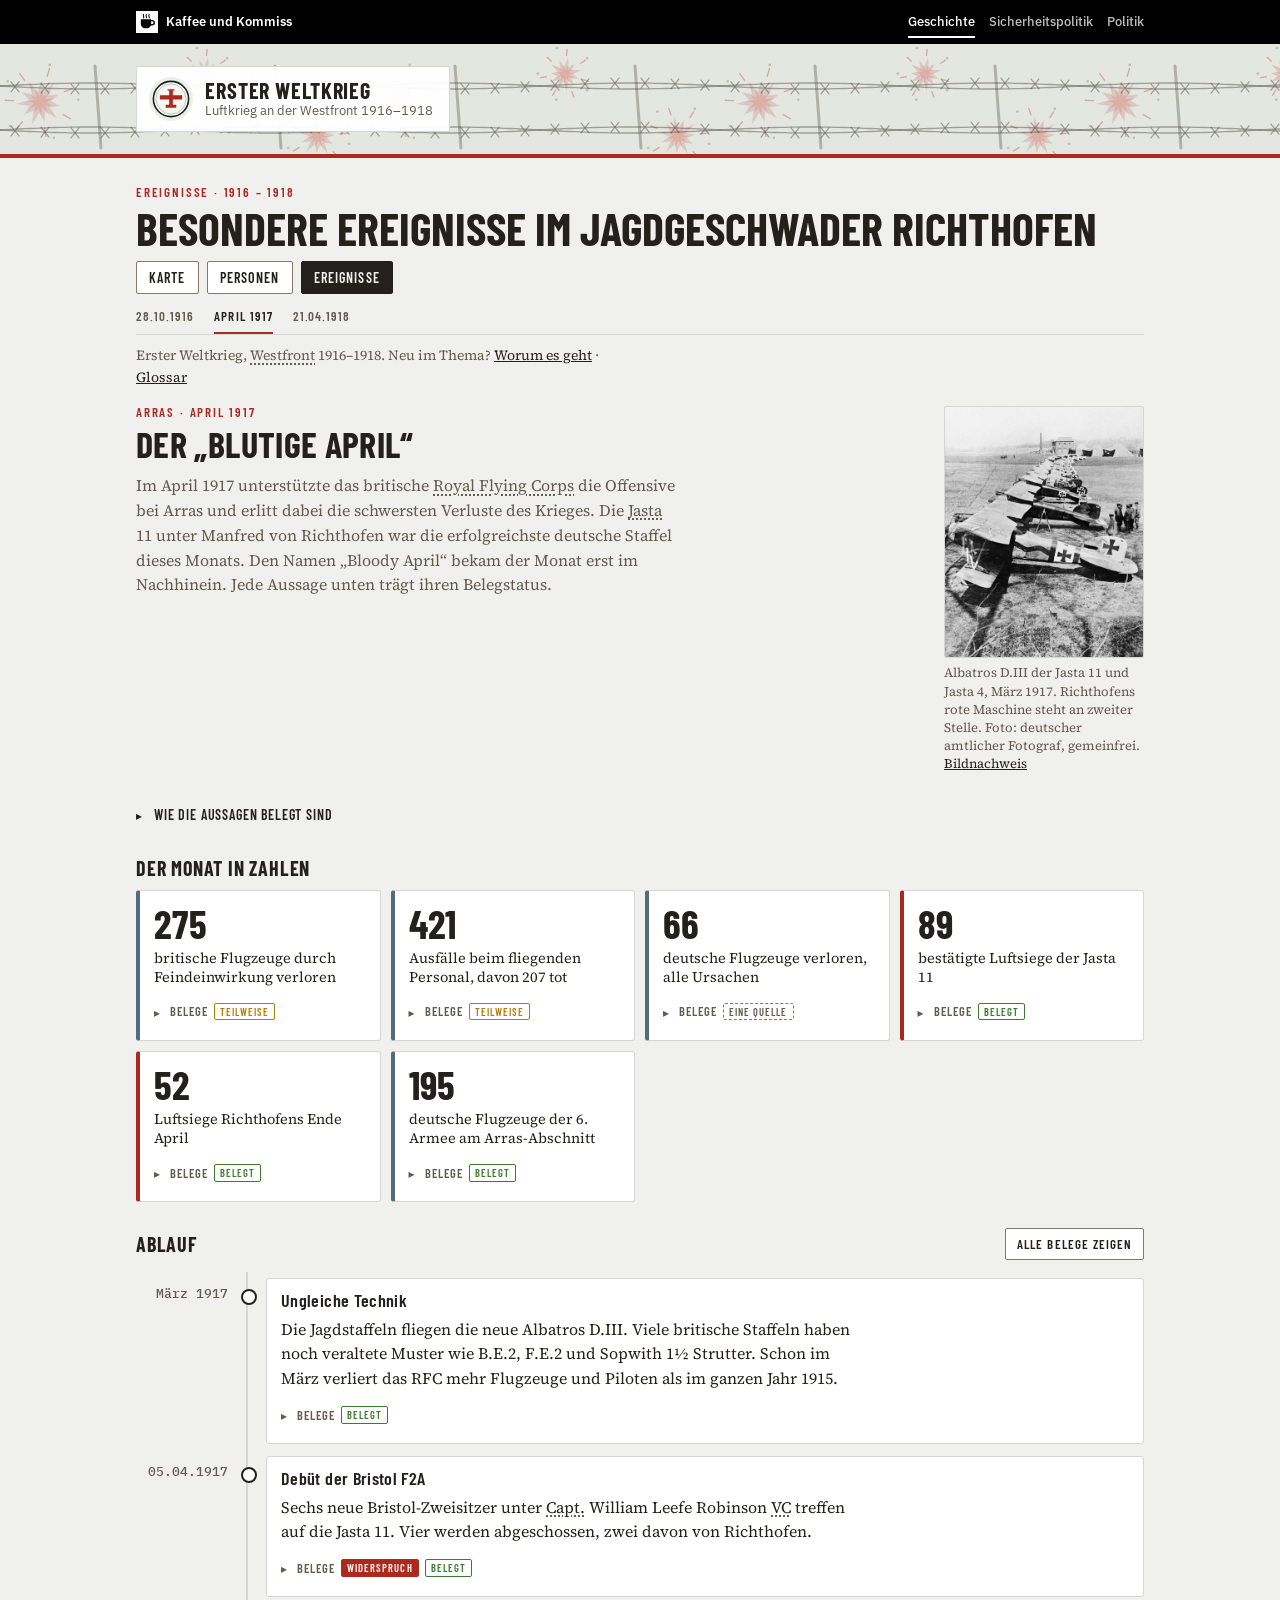
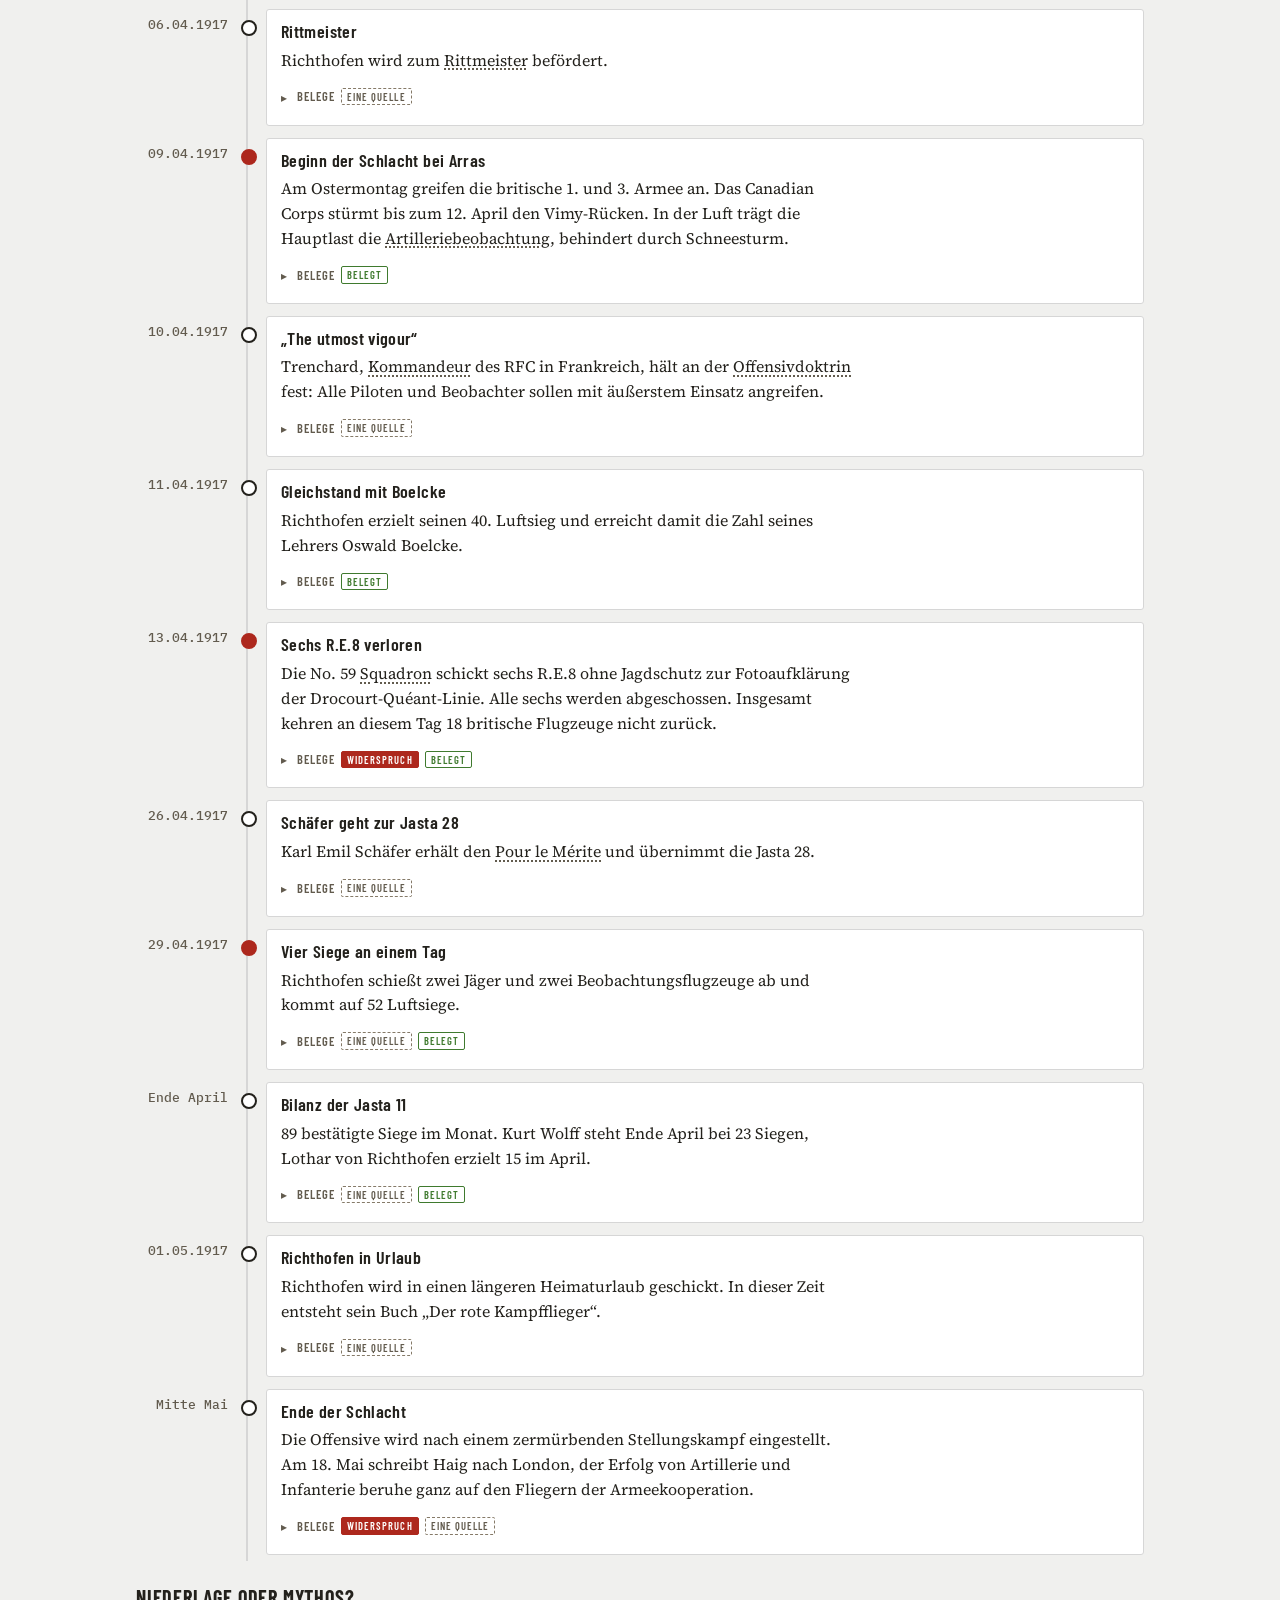
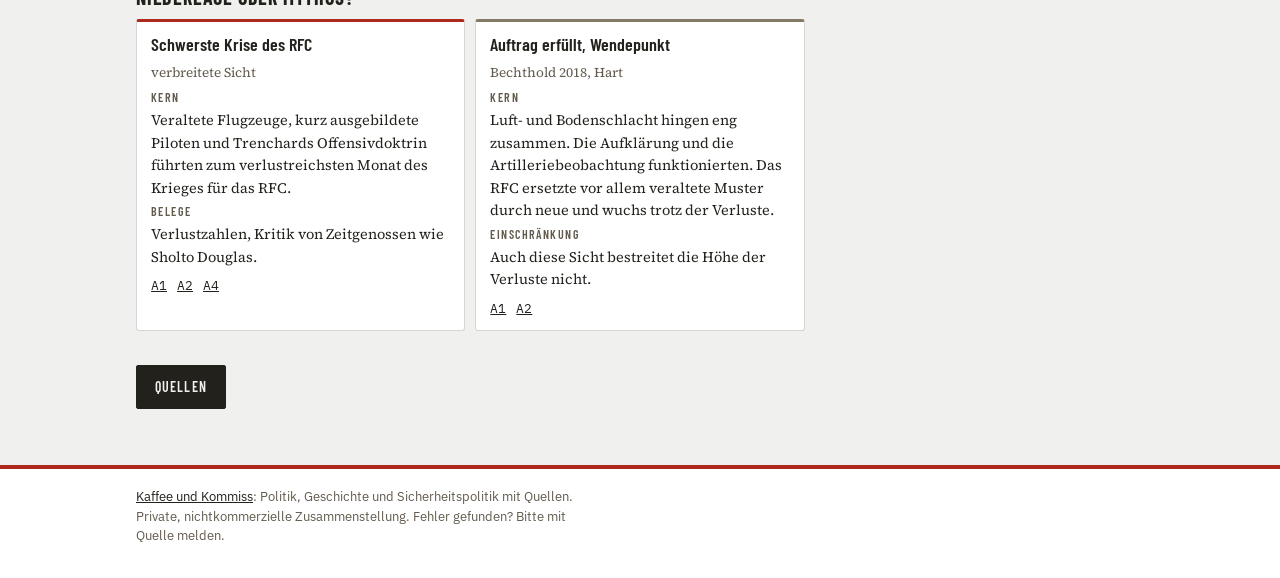
<file: april1917.html>
<!doctype html>
<html lang="de" class="kk-b-gesch">
<head>
<meta charset="utf-8">
<meta name="viewport" content="width=device-width, initial-scale=1, viewport-fit=cover">
<title>Blutiger April 1917</title>
<meta name="description" content="Der „Blutige April“ 1917 über Arras: Zeitleiste, Verlustzahlen und die Rolle der Jasta 11, mit Belegstatus je Aussage.">
<link rel="canonical" href="https://kaffeeundkommiss.github.io/erster-Weltkrieg/april1917.html">
<meta property="og:type" content="website">
<meta property="og:locale" content="de_DE">
<meta property="og:site_name" content="Erster Weltkrieg">
<meta property="og:title" content="Blutiger April 1917">
<meta property="og:description" content="Der „Blutige April“ 1917 über Arras: Zeitleiste, Verlustzahlen und die Rolle der Jasta 11, mit Belegstatus je Aussage.">
<meta property="og:url" content="https://kaffeeundkommiss.github.io/erster-Weltkrieg/april1917.html">
<!-- Vorschau für Linkvorschauen, erzeugt mit werkzeuge/vorschau.js -->
<meta property="og:image" content="https://kaffeeundkommiss.github.io/erster-Weltkrieg/vorschau/april1917.jpg?v=1d8fa28b">
<meta property="og:image:width" content="1200">
<meta property="og:image:height" content="630">
<meta property="og:image:alt" content="Der „Blutige April“: Erster Weltkrieg">
<meta name="twitter:card" content="summary_large_image">
<meta name="twitter:image" content="https://kaffeeundkommiss.github.io/erster-Weltkrieg/vorschau/april1917.jpg?v=1d8fa28b">
<meta name="theme-color" content="#23211C" media="(prefers-color-scheme: light)">
<meta name="theme-color" content="#12110E" media="(prefers-color-scheme: dark)">
<meta name="apple-mobile-web-app-capable" content="yes">
<meta name="apple-mobile-web-app-title" content="JG Richthofen">
<link rel="icon" href="icons/favicon.svg" type="image/svg+xml">
<link rel="apple-touch-icon" sizes="180x180" href="icons/apple-touch-icon.png">
<link rel="manifest" href="manifest.webmanifest">
<link rel="stylesheet" href="site.css">
<link rel="preconnect" href="https://fonts.googleapis.com">
<link rel="preconnect" href="https://fonts.gstatic.com" crossorigin>
<link rel="stylesheet" href="https://fonts.googleapis.com/css2?family=Barlow+Condensed:wght@500;600;700&family=Source+Serif+4:opsz,wght@8..60,400;8..60,600&family=IBM+Plex+Sans:wght@400;500;600;700&family=IBM+Plex+Mono:wght@400;500;600&display=swap">
<link rel="stylesheet" href="basis.css">
<style>
/* Layout: Kopf wie auf den anderen Seiten, darunter Zahlen, Zeitleiste, Deutungen, Quellen */
:root {
  --paper: #eceee8; --panel: #f6f7f3; --ink: #1d2420; --muted: #5d6861; --rule: #c3c9c1; --border: #6f7a72;
  --j2: #6b6f6c; --j4: #2a5d91; --j6: #3f7a2e; --j10: #b07d0a; --j11: #7a3d8f; --ally: #4f6d7a; --red: #ad281d; --red-soft: rgba(173,40,29,.12);
  --f-display: "Barlow Condensed", "Arial Narrow", system-ui, sans-serif;
  --f-body: "Source Serif 4", Georgia, "Times New Roman", serif;
  --f-mono: "IBM Plex Mono", ui-monospace, Menlo, Consolas, monospace;
  color-scheme: light; padding-top: env(safe-area-inset-top, 0px); padding-bottom: env(safe-area-inset-bottom, 0px);
}
@media (prefers-color-scheme: dark) { :root:not([data-theme="light"]) {
  --paper: #121614; --panel: #181d1a; --ink: #e2e6e1; --muted: #98a39b; --rule: #313a35; --border: #7d8a82;
  --j2: #a4aaa6; --j4: #6fa3e0; --j6: #7dbb5f; --j10: #e0b33c; --j11: #c08ad6; --ally: #8fb3c4; --red: #e4533f; --red-soft: rgba(228,83,63,.16);
  color-scheme: dark } }
:root[data-theme="dark"] {
  --paper: #121614; --panel: #181d1a; --ink: #e2e6e1; --muted: #98a39b; --rule: #313a35; --border: #7d8a82;
  --j2: #a4aaa6; --j4: #6fa3e0; --j6: #7dbb5f; --j10: #e0b33c; --j11: #c08ad6; --ally: #8fb3c4; --red: #e4533f; --red-soft: rgba(228,83,63,.16);
  color-scheme: dark }

* { box-sizing: border-box }
body { margin: 0; background: var(--paper); color: var(--ink); font: 400 16px/1.55 var(--f-body) }
[hidden] { display: none !important }
.wrap { max-width: 1040px; margin: 0 auto; padding-block: 28px 56px;
  padding-left: max(16px, env(safe-area-inset-left, 0px)); padding-right: max(16px, env(safe-area-inset-right, 0px));
  display: grid; grid-template-columns: minmax(0, 1fr); gap: 26px }
.wrap > * { min-width: 0 }
header { display: grid; gap: 10px }
.brand { display: flex; align-items: center; gap: 16px }
.brand-text { display: grid; gap: 6px; min-width: 0 }
.logo { width: 76px; height: 76px; flex: none }
.logo-ring { fill: var(--panel); stroke: var(--ink); stroke-width: 3 }
.logo-inner { fill: none; stroke: var(--ink); stroke-width: 1; opacity: .5 }
.logo-plane { fill: var(--red) }
.logo-text { fill: var(--ink); font: 700 12.5px var(--f-display); letter-spacing: .16em }
.eyebrow { font: 600 13px/1 var(--f-display); letter-spacing: .14em; text-transform: uppercase; color: var(--red) }
h1 { font: 700 clamp(28px, 5vw, 46px)/1 var(--f-display); margin: 0; text-transform: uppercase; text-wrap: balance }
.lede { margin: 0; max-width: 68ch; color: var(--muted) }
.evhead { display: grid; gap: 6px; margin-top: 8px }
.evhead h2.evtitle { font: 700 clamp(26px, 4vw, 36px)/1.05 var(--f-display); text-transform: uppercase; letter-spacing: .01em; margin: 0; text-wrap: balance }
nav.pages { display: flex; gap: 8px; flex-wrap: wrap }
nav.pages a { font: 600 14px/1 var(--f-display); letter-spacing: .08em; text-transform: uppercase; color: var(--ink); text-decoration: none;
  border: 1px solid var(--border); border-radius: 2px; padding: 9px 12px 8px; background: var(--panel) }
nav.pages a[aria-current="page"] { background: var(--ink); color: var(--paper); border-color: var(--ink) }
nav.pages a[aria-current="true"] { background: var(--ink); color: var(--paper); border-color: var(--ink) }
nav.sub { display: flex; gap: 20px; border-bottom: 1px solid var(--rule); overflow-x: auto; scrollbar-width: none; margin-top: -2px }
nav.sub::-webkit-scrollbar { display: none }
nav.sub a { font: 600 13px/1 var(--f-display); letter-spacing: .08em; text-transform: uppercase; color: var(--muted); text-decoration: none;
  white-space: nowrap; padding: 8px 0 9px; border-bottom: 3px solid transparent; margin-bottom: -1px }
nav.sub a:hover { color: var(--ink) }
nav.sub a[aria-current="page"] { color: var(--ink); border-bottom-color: var(--red) }
nav.sub a:focus-visible { outline: 2px solid var(--red); outline-offset: 2px }
nav.pages a:focus-visible, button:focus-visible, summary:focus-visible { outline: 2px solid var(--red); outline-offset: 2px }
@media (max-width: 560px) { .logo { width: 56px; height: 56px } .brand { gap: 12px } }

h2 { font: 700 20px/1 var(--f-display); text-transform: uppercase; letter-spacing: .04em; margin: 0 }
.sect { display: grid; gap: 12px }
.hint { font-size: 14px; color: var(--muted); margin: 0 }


/* Zeitleiste */
.status { display: flex; flex-wrap: wrap; gap: 8px 16px; font-size: 14px; color: var(--muted); margin: 0; padding: 0; list-style: none }
.status li { display: inline-flex; align-items: center; gap: 7px }
.b { display: inline-block; font: 600 11.5px/1 var(--f-display); letter-spacing: .1em; text-transform: uppercase; padding: 4px 7px 3px; border-radius: 2px; border: 1px solid; white-space: nowrap }
.b.ok { color: var(--j6); border-color: var(--j6) }
.b.part { color: var(--j10); border-color: var(--j10) }
.b.one { color: var(--muted); border-color: var(--border); border-style: dashed }
.b.wid { color: var(--panel); background: var(--red); border-color: var(--red) }
.day { margin: 6px 0 0; font: 600 14px/1 var(--f-display); letter-spacing: .12em; text-transform: uppercase; color: var(--muted) }
ol.tl { list-style: none; margin: 0; padding: 0; display: grid; gap: 0 }
ol.tl > li { display: grid; grid-template-columns: 92px 14px minmax(0, 1fr); gap: 0 12px }
.t { font: 500 13px/1.3 var(--f-mono); color: var(--muted); padding-top: 14px; text-align: right }
.rail { position: relative }
.rail::before { content: ""; position: absolute; left: 6px; top: 0; bottom: 0; width: 2px; background: var(--rule) }
.rail::after { content: ""; position: absolute; left: 1px; top: 17px; width: 12px; height: 12px; border-radius: 50%; background: var(--panel); border: 2px solid var(--ink) }
ol.tl > li.key .rail::after { background: var(--red); border-color: var(--red) }
.card { background: var(--panel); border: 1px solid var(--rule); border-radius: 3px; padding: 11px 14px 12px; margin: 6px 0; display: grid; gap: 6px }
.card h3 { font: 600 18px/1.15 var(--f-display); margin: 0; letter-spacing: .02em }
.card p { margin: 0 }
.meta { display: flex; flex-wrap: wrap; align-items: center; gap: 6px 10px; font-size: 13.5px; color: var(--muted) }
.meta a, .src a { color: var(--ink); font-family: var(--f-mono); font-size: 12.5px }
.why { font-size: 14px; color: var(--muted); font-style: italic }
@media (max-width: 560px) {
  ol.tl > li { grid-template-columns: 14px minmax(0, 1fr); gap: 0 10px }
  .t { grid-column: 2; text-align: left; padding-top: 10px }
  .rail { grid-row: 1 / span 2; grid-column: 1 }
  .card { grid-column: 2 }
}

/* Thesen */
.theses { display: grid; grid-template-columns: repeat(auto-fill, minmax(260px, 1fr)); gap: 10px }
.th { background: var(--panel); border: 1px solid var(--rule); border-top: 3px solid var(--border); border-radius: 3px; padding: 12px 14px; display: grid; gap: 8px; align-content: start }
.th.lead { border-top-color: var(--red) }
.th h3 { font: 600 18px/1.15 var(--f-display); margin: 0 }
.th .who2 { font-size: 13.5px; color: var(--muted); margin: 0 }
.th dl { margin: 0; display: grid; gap: 6px; font-size: 14.5px }
.th dt { font: 600 12px/1 var(--f-display); letter-spacing: .12em; text-transform: uppercase; color: var(--muted) }
.th dd { margin: 0 }

/* Widersprüche, Quellen */
.tbl { width: 100%; border-collapse: collapse; font-size: 14.5px }
.tbl th, .tbl td { text-align: left; vertical-align: top; padding: 8px 10px; border-bottom: 1px solid var(--rule) }
.tbl th { font: 600 12.5px/1.2 var(--f-display); letter-spacing: .1em; text-transform: uppercase; color: var(--muted) }
.tblwrap { overflow-x: auto; -webkit-overflow-scrolling: touch }
ol.srcs { margin: 0; padding: 0; list-style: none; display: grid; gap: 8px; font-size: 14.5px }
ol.srcs li { display: grid; grid-template-columns: 40px minmax(0, 1fr); gap: 10px }
ol.srcs .id { font: 500 13px/1.5 var(--f-mono); color: var(--red) }
ol.srcs .dep { color: var(--muted); font-size: 13.5px }
ol.srcs a { color: var(--ink); overflow-wrap: anywhere }
ol.srcs li:target { background: var(--red-soft); outline: 6px solid var(--red-soft) }
.note { font-size: 13.5px; color: var(--muted); font-style: italic; margin: 0 }
.hint a, .note a, .why a, .th dd a, .meta span a { color: var(--ink) }

/* Zahlen */
.stats { display: grid; grid-template-columns: repeat(auto-fill, minmax(220px, 1fr)); gap: 10px }
.stat { background: var(--panel); border: 1px solid var(--rule); border-left: 4px solid var(--ally); border-radius: 3px; padding: 12px 14px; display: grid; gap: 6px; align-content: start }
.stat.red { border-left-color: var(--red) }
.stat .num { font: 700 40px/1 var(--f-display); letter-spacing: .01em }
.stat .lbl { font-size: 14.5px; line-height: 1.35 }
.stat .why { font-size: 13.5px }
</style>
<link rel="stylesheet" href="bereich.css">
</head>
<body>
<div class="kk-leiste"><div class="kk-in">
  <a class="kk-haus" href="https://kaffeeundkommiss.github.io/"><img src="kk-tasse.svg" alt="" width="22" height="22"><span>Kaffee und Kommiss</span></a>
  <nav class="kk-bereiche" aria-label="Bereiche"><a href="https://kaffeeundkommiss.github.io/geschichte/" aria-current="true">Geschichte</a><a href="https://kaffeeundkommiss.github.io/sicherheitspolitik/"><span class="kk-lang">Sicherheitspolitik</span><span class="kk-kurz">Sicherheit</span></a><a href="https://kaffeeundkommiss.github.io/politik/">Politik</a></nav>
</div></div>
<div class="kk-kopf"><div class="kk-in">
  <a class="kk-schild" href="index.html"><img src="icons/favicon.svg" alt="" width="44" height="44"><span><span class="kk-name" style="display:block">Erster Weltkrieg</span><span class="kk-unter" style="display:block">Luftkrieg an der Westfront 1916–1918</span></span></a>
</div></div>
<div class="wrap">
  <header>
    <div class="brand">
      <svg class="logo" viewBox="-40 -40 80 80" role="img" aria-label="Logo: Flugzeugsilhouette im Abzeichen des Jagdgeschwaders I">
        <circle r="37" class="logo-ring"/><circle r="31.5" class="logo-inner"/>
        <g transform="translate(0,-4) scale(1.8)"><path class="logo-plane" d="M-11,-3.6 h22 v4.2 h-22 z M-1.8,-8.5 h3.6 v16.5 h-3.6 z M-5.2,5.6 h10.4 v3 h-10.4 z M-3.4,-9.6 h6.8 v1.2 h-6.8 z"/></g>
        <text y="23.5" text-anchor="middle" class="logo-text">JG I</text>
      </svg>
      <div class="brand-text">
        <div class="eyebrow">Ereignisse · 1916 – 1918</div>
        <h1>Besondere Ereignisse im Jagdgeschwader Richthofen</h1>
      </div>
    </div>
    <nav class="pages" aria-label="Seiten">
      <a href="index.html">Karte</a>
      <a href="personen.html">Personen</a>
      <a href="boelcke1916.html" aria-current="true">Ereignisse</a>
    </nav>
    <nav class="sub" aria-label="Ereignisse">
      <a href="boelcke1916.html" title="Boelckes Tod">28.10.1916</a>
      <a href="april1917.html" title="Der „Blutige April“" aria-current="page">April 1917</a>
      <a href="tod.html" title="Der letzte Flug">21.04.1918</a>
    </nav>
    <div class="evintro">
      <div class="evtext">
        <div class="evhead">
          <div class="eyebrow">Arras · April 1917</div>
          <h2 class="evtitle">Der „Blutige April“</h2>
        </div>
        <p class="lede">Im April 1917 unterstützte das britische Royal Flying Corps die Offensive bei Arras und erlitt dabei die schwersten Verluste des Krieges. Die Jasta 11 unter Manfred von Richthofen war die erfolgreichste deutsche Staffel dieses Monats. Den Namen „Bloody April“ bekam der Monat erst im Nachhinein. Jede Aussage unten trägt ihren Belegstatus.</p>
      </div>
      <figure class="evfoto">
        <img src="bilder/jasta11-albatros-1917.jpg" width="475" height="600" alt="Reihe abgestellter Albatros-Doppeldecker mit Balkenkreuzen auf einem Feldflugplatz, daneben eine Gruppe Soldaten" decoding="async">
        <figcaption>Albatros D.III der Jasta 11 und Jasta 4, März 1917. Richthofens rote Maschine steht an zweiter Stelle. Foto: deutscher amtlicher Fotograf, gemeinfrei. <a href="quellen-april1917.html#f1">Bildnachweis</a></figcaption>
      </figure>
    </div>
  </header>

  <section class="sect" aria-labelledby="stH">
    <h2 id="stH">Belegstatus</h2>
    <ul class="status">
      <li><span class="b ok">belegt</span>zwei unabhängige Quellen</li>
      <li><span class="b part">teilweise</span>zwei Quellen, aber voneinander abhängig</li>
      <li><span class="b one">eine Quelle</span>nicht ausreichend belegt</li>
      <li><span class="b wid">Widerspruch</span>Quellen widersprechen sich</li>
    </ul>
    <p class="note">Luftsiege sind Zahlen der jeweiligen Seite und nicht mit den Verlustlisten der Gegenseite abgeglichen.</p>
  </section>

  <section class="sect" aria-labelledby="zH">
    <h2 id="zH">Der Monat in Zahlen</h2>
    <div class="stats">
      <div class="stat"><div class="num">275</div><div class="lbl">britische Flugzeuge durch Feindeinwirkung verloren</div><div class="meta"><span class="b part">teilweise</span><a href="quellen-april1917.html#a1">A1</a><a href="quellen-april1917.html#a2">A2</a></div><p class="why">Andere Fassung: 245 Flugzeuge (<a href="quellen-april1917.html#a13">A13</a>, eine Quelle).</p></div>
      <div class="stat"><div class="num">421</div><div class="lbl">Ausfälle beim fliegenden Personal, davon 207 tot</div><div class="meta"><span class="b part">teilweise</span><a href="quellen-april1917.html#a1">A1</a><a href="quellen-april1917.html#a2">A2</a><a href="quellen-april1917.html#a4">A4</a></div><p class="why">A1 stützt sich auf Hart (A2).</p></div>
      <div class="stat"><div class="num">66</div><div class="lbl">deutsche Flugzeuge verloren, alle Ursachen</div><div class="meta"><span class="b one">eine Quelle</span><a href="quellen-april1917.html#a13">A13</a></div><p class="why">Keine unabhängige Zweitquelle gefunden.</p></div>
      <div class="stat red"><div class="num">89</div><div class="lbl">bestätigte Luftsiege der Jasta 11</div><div class="meta"><span class="b ok">belegt</span><a href="quellen-april1917.html#a5">A5</a><a href="quellen-april1917.html#a6">A6</a></div></div>
      <div class="stat red"><div class="num">52</div><div class="lbl">Luftsiege Richthofens Ende April</div><div class="meta"><span class="b ok">belegt</span><a href="quellen-april1917.html#a7">A7</a><a href="quellen-april1917.html#a2">A2</a><a href="quellen-april1917.html#a5">A5</a></div><p class="why">Davon im April 21 (<a href="quellen-april1917.html#a2">A2</a>) oder 22 (<a href="quellen-april1917.html#a12">A12</a>): Widerspruch.</p></div>
      <div class="stat"><div class="num">195</div><div class="lbl">deutsche Flugzeuge der 6. Armee am Arras-Abschnitt</div><div class="meta"><span class="b ok">belegt</span><a href="quellen-april1917.html#a1">A1</a><a href="quellen-april1917.html#a4">A4</a></div><p class="why">Britisch gegenüber: 465 (<a href="quellen-april1917.html#a1">A1</a>) oder 365 (<a href="quellen-april1917.html#a4">A4</a>, <a href="quellen-april1917.html#a5">A5</a>): Widerspruch.</p></div>
    </div>
  </section>

  <section class="sect" aria-labelledby="tlH">
    <h2 id="tlH">Ablauf</h2>
    <ol class="tl">
      <li>
        <div class="t">März 1917</div><div class="rail"></div>
        <div class="card">
          <h3>Ungleiche Technik</h3>
          <p>Die Jagdstaffeln fliegen die neue Albatros D.III. Viele britische Staffeln haben noch veraltete Muster wie B.E.2, F.E.2 und Sopwith 1½ Strutter. Schon im März verliert das RFC mehr Flugzeuge und Piloten als im ganzen Jahr 1915.</p>
          <div class="meta"><span class="b ok">belegt</span><a href="quellen-april1917.html#a1">A1</a><a href="quellen-april1917.html#a2">A2</a></div>
          <p class="why">Den Vergleich mit 1915 nennt nur A1, gestützt auf Hart.</p>
        </div>
      </li>
      <li>
        <div class="t">05.04.1917</div><div class="rail"></div>
        <div class="card">
          <h3>Debüt der Bristol F2A</h3>
          <p>Sechs neue Bristol-Zweisitzer unter Capt. William Leefe Robinson VC treffen auf die Jasta 11. Vier werden abgeschossen, zwei davon von Richthofen.</p>
          <div class="meta"><span class="b ok">belegt</span><a href="quellen-april1917.html#a4">A4</a><a href="quellen-april1917.html#a2">A2</a><a href="quellen-april1917.html#a5">A5</a></div>
          <div class="meta"><span class="b wid">Widerspruch</span>Ort: bei Douai (<a href="quellen-april1917.html#a4">A4</a>) oder über Lille (<a href="quellen-april1917.html#a2">A2</a>)</div>
        </div>
      </li>
      <li>
        <div class="t">06.04.1917</div><div class="rail"></div>
        <div class="card">
          <h3>Rittmeister</h3>
          <p>Richthofen wird zum Rittmeister befördert.</p>
          <div class="meta"><span class="b one">eine Quelle</span><a href="quellen-april1917.html#a5">A5</a></div>
        </div>
      </li>
      <li class="key">
        <div class="t">09.04.1917</div><div class="rail"></div>
        <div class="card">
          <h3>Beginn der Schlacht bei Arras</h3>
          <p>Am Ostermontag greifen die britische 1. und 3. Armee an. Das Canadian Corps stürmt bis zum 12. April den Vimy-Rücken. In der Luft trägt die Hauptlast die Artilleriebeobachtung, behindert durch Schneesturm.</p>
          <div class="meta"><span class="b ok">belegt</span><a href="quellen-april1917.html#a8">A8</a><a href="quellen-april1917.html#a9">A9</a><a href="quellen-april1917.html#a10">A10</a><a href="quellen-april1917.html#a11">A11</a><a href="quellen-april1917.html#a1">A1</a></div>
        </div>
      </li>
      <li>
        <div class="t">10.04.1917</div><div class="rail"></div>
        <div class="card">
          <h3>„The utmost vigour“</h3>
          <p>Trenchard, Kommandeur des RFC in Frankreich, hält an der Offensivdoktrin fest: Alle Piloten und Beobachter sollen mit äußerstem Einsatz angreifen.</p>
          <div class="meta"><span class="b one">eine Quelle</span><a href="quellen-april1917.html#a1">A1</a></div>
          <p class="why">A1 zitiert die Originalakte (The National Archives, AIR 1/1008/204/5/1283).</p>
        </div>
      </li>
      <li>
        <div class="t">11.04.1917</div><div class="rail"></div>
        <div class="card">
          <h3>Gleichstand mit Boelcke</h3>
          <p>Richthofen erzielt seinen 40. Luftsieg und erreicht damit die Zahl seines Lehrers Oswald Boelcke.</p>
          <div class="meta"><span class="b ok">belegt</span><a href="quellen-april1917.html#a5">A5</a><a href="quellen-april1917.html#a6">A6</a></div>
          <p class="why">Das Datum nennt nur A5.</p>
        </div>
      </li>
      <li class="key">
        <div class="t">13.04.1917</div><div class="rail"></div>
        <div class="card">
          <h3>Sechs R.E.8 verloren</h3>
          <p>Die No. 59 Squadron schickt sechs R.E.8 ohne Jagdschutz zur Fotoaufklärung der Drocourt-Quéant-Linie. Alle sechs werden abgeschossen. Insgesamt kehren an diesem Tag 18 britische Flugzeuge nicht zurück.</p>
          <div class="meta"><span class="b ok">belegt</span><a href="quellen-april1917.html#a1">A1</a><a href="quellen-april1917.html#a3">A3</a><a href="quellen-april1917.html#a5">A5</a></div>
          <div class="meta"><span class="b wid">Widerspruch</span>Alle durch die Jasta 11 (<a href="quellen-april1917.html#a1">A1</a>) oder einer durch Hans Klein von der Jasta 4 (<a href="quellen-april1917.html#a5">A5</a>, Bildunterschrift in <a href="quellen-april1917.html#a3">A3</a>)</div>
          <p class="why">Die Zahl 18 nennt nur A1.</p>
        </div>
      </li>
      <li>
        <div class="t">26.04.1917</div><div class="rail"></div>
        <div class="card">
          <h3>Schäfer geht zur Jasta 28</h3>
          <p>Karl Emil Schäfer erhält den Pour le Mérite und übernimmt die Jasta 28.</p>
          <div class="meta"><span class="b one">eine Quelle</span><a href="quellen-april1917.html#a5">A5</a></div>
        </div>
      </li>
      <li class="key">
        <div class="t">29.04.1917</div><div class="rail"></div>
        <div class="card">
          <h3>Vier Siege an einem Tag</h3>
          <p>Richthofen schießt zwei Jäger und zwei Beobachtungsflugzeuge ab und kommt auf 52 Luftsiege.</p>
          <div class="meta"><span class="b one">eine Quelle</span>Tag und vier Siege: <a href="quellen-april1917.html#a5">A5</a></div>
          <div class="meta"><span class="b ok">belegt</span>52 Siege Ende April: <a href="quellen-april1917.html#a7">A7</a><a href="quellen-april1917.html#a2">A2</a></div>
        </div>
      </li>
      <li>
        <div class="t">Ende April</div><div class="rail"></div>
        <div class="card">
          <h3>Bilanz der Jasta 11</h3>
          <p>89 bestätigte Siege im Monat. Kurt Wolff steht Ende April bei 23 Siegen, Lothar von Richthofen erzielt 15 im April.</p>
          <div class="meta"><span class="b ok">belegt</span>89 Siege: <a href="quellen-april1917.html#a5">A5</a><a href="quellen-april1917.html#a6">A6</a>; Lothar 15: <a href="quellen-april1917.html#a2">A2</a><a href="quellen-april1917.html#a5">A5</a></div>
          <div class="meta"><span class="b one">eine Quelle</span>Wolff 23: <a href="quellen-april1917.html#a5">A5</a></div>
        </div>
      </li>
      <li>
        <div class="t">01.05.1917</div><div class="rail"></div>
        <div class="card">
          <h3>Richthofen in Urlaub</h3>
          <p>Richthofen wird in einen längeren Heimaturlaub geschickt. In dieser Zeit entsteht sein Buch „Der rote Kampfflieger“.</p>
          <div class="meta"><span class="b one">eine Quelle</span><a href="quellen-april1917.html#a5">A5</a></div>
        </div>
      </li>
      <li>
        <div class="t">Mitte Mai</div><div class="rail"></div>
        <div class="card">
          <h3>Ende der Schlacht</h3>
          <p>Die Offensive wird nach einem zermürbenden Stellungskampf eingestellt. Am 18. Mai schreibt Haig nach London, der Erfolg von Artillerie und Infanterie beruhe ganz auf den Fliegern der Armeekooperation.</p>
          <div class="meta"><span class="b wid">Widerspruch</span>Enddatum 16.05. (<a href="quellen-april1917.html#a8">A8</a>) oder 17.05.1917 (<a href="quellen-april1917.html#a9">A9</a>)</div>
          <div class="meta"><span class="b one">eine Quelle</span>Haig-Zitat: <a href="quellen-april1917.html#a1">A1</a></div>
        </div>
      </li>
    </ol>
  </section>

  <section class="sect" aria-labelledby="dH">
    <h2 id="dH">Niederlage oder Mythos?</h2>
    <div class="theses">
      <article class="th lead">
        <h3>Schwerste Krise des RFC</h3>
        <p class="who2">verbreitete Sicht</p>
        <dl>
          <dt>Kern</dt><dd>Veraltete Flugzeuge, kurz ausgebildete Piloten und Trenchards Offensivdoktrin führten zum verlustreichsten Monat des Krieges für das RFC.</dd>
          <dt>Belege</dt><dd>Verlustzahlen, Kritik von Zeitgenossen wie Sholto Douglas.</dd>
        </dl>
        <div class="meta"><a href="quellen-april1917.html#a1">A1</a><a href="quellen-april1917.html#a2">A2</a><a href="quellen-april1917.html#a4">A4</a></div>
      </article>
      <article class="th">
        <h3>Auftrag erfüllt, Wendepunkt</h3>
        <p class="who2">Bechthold 2018, Hart</p>
        <dl>
          <dt>Kern</dt><dd>Luft- und Bodenschlacht hingen eng zusammen. Die Aufklärung und die Artilleriebeobachtung funktionierten. Das RFC ersetzte vor allem veraltete Muster durch neue und wuchs trotz der Verluste.</dd>
          <dt>Einschränkung</dt><dd>Auch diese Sicht bestreitet die Höhe der Verluste nicht.</dd>
        </dl>
        <div class="meta"><a href="quellen-april1917.html#a1">A1</a><a href="quellen-april1917.html#a2">A2</a></div>
      </article>
    </div>
  </section>

  <p class="qnav"><a class="qbtn" href="quellen-april1917.html">Quellen</a></p>
</div>
<script src="site.js" defer></script>
<footer class="kk-fuss"><div class="kk-in">
  <p><a href="https://kaffeeundkommiss.github.io/">Kaffee und Kommiss</a>: Politik, Geschichte und Sicherheitspolitik mit Quellen. Private, nichtkommerzielle Zusammenstellung. Fehler gefunden? Bitte mit Quelle melden.</p>
</div></footer>
</body>
</html>
</file>
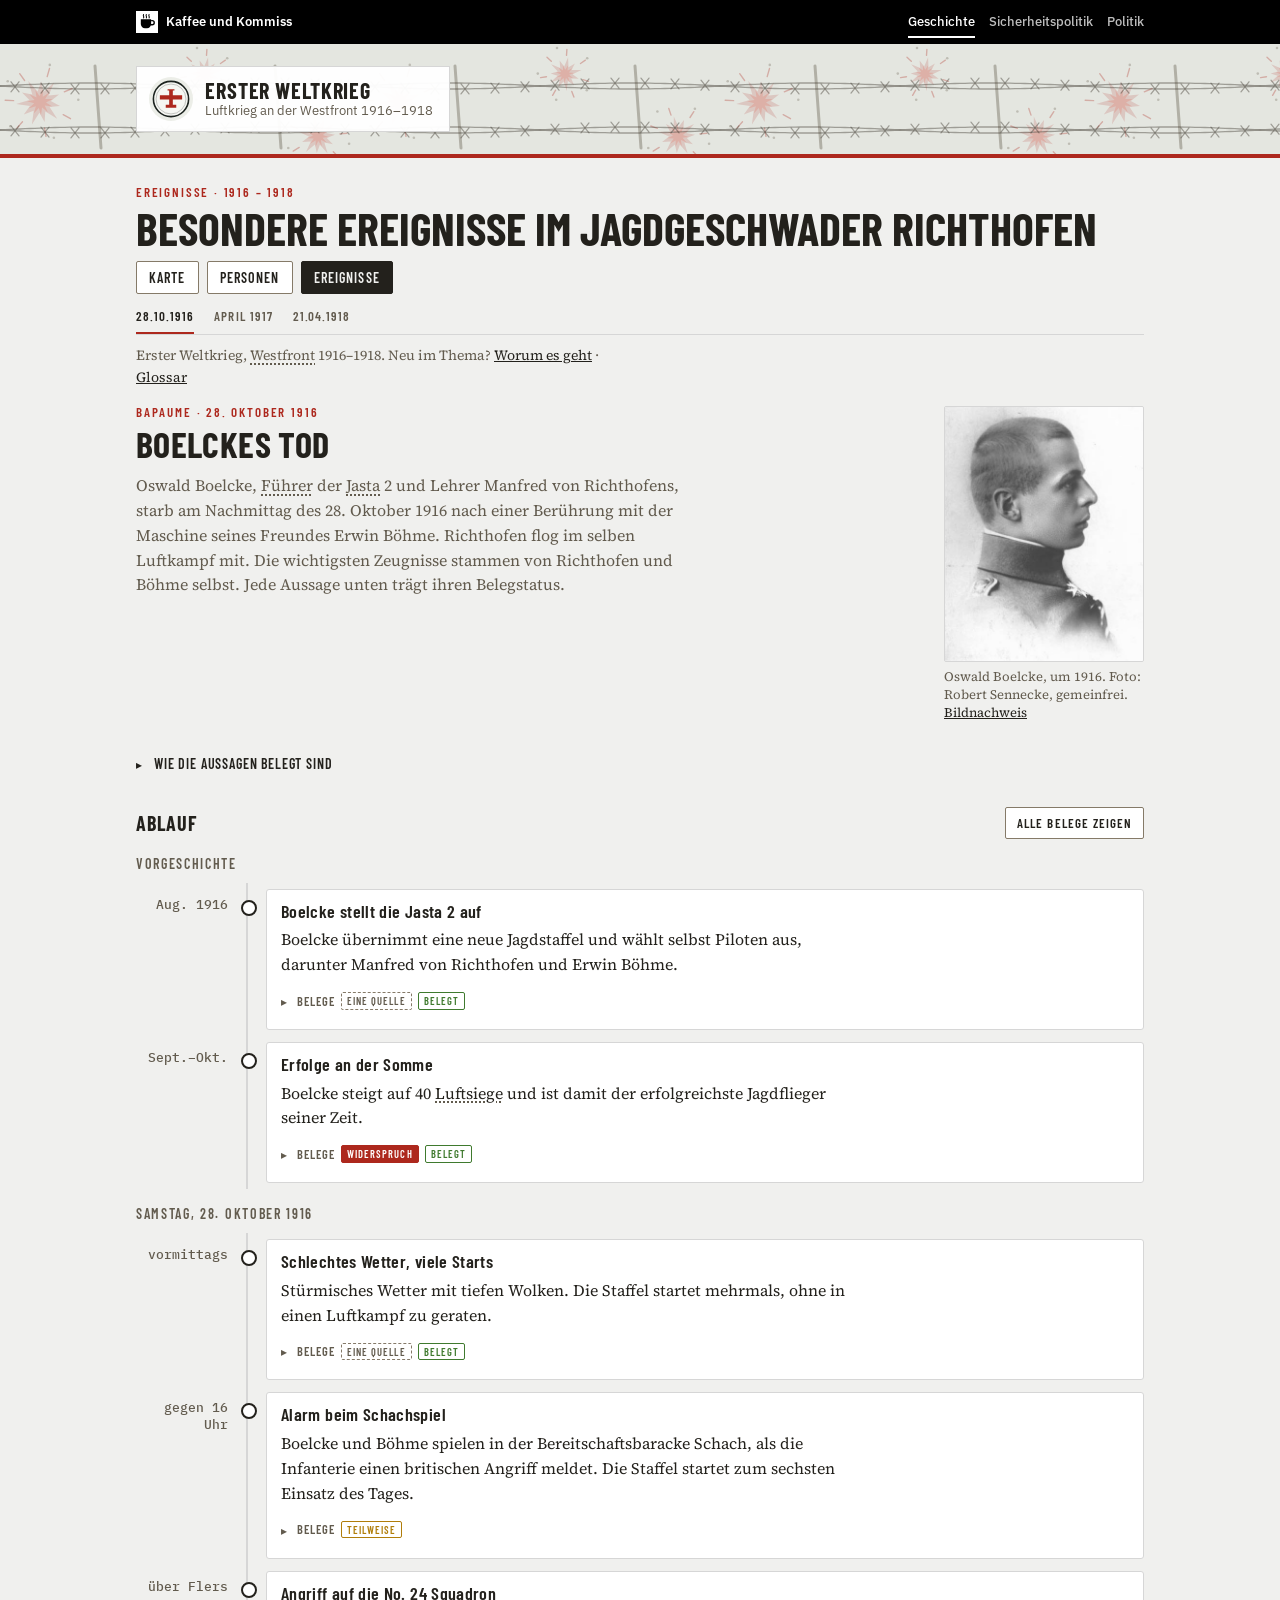
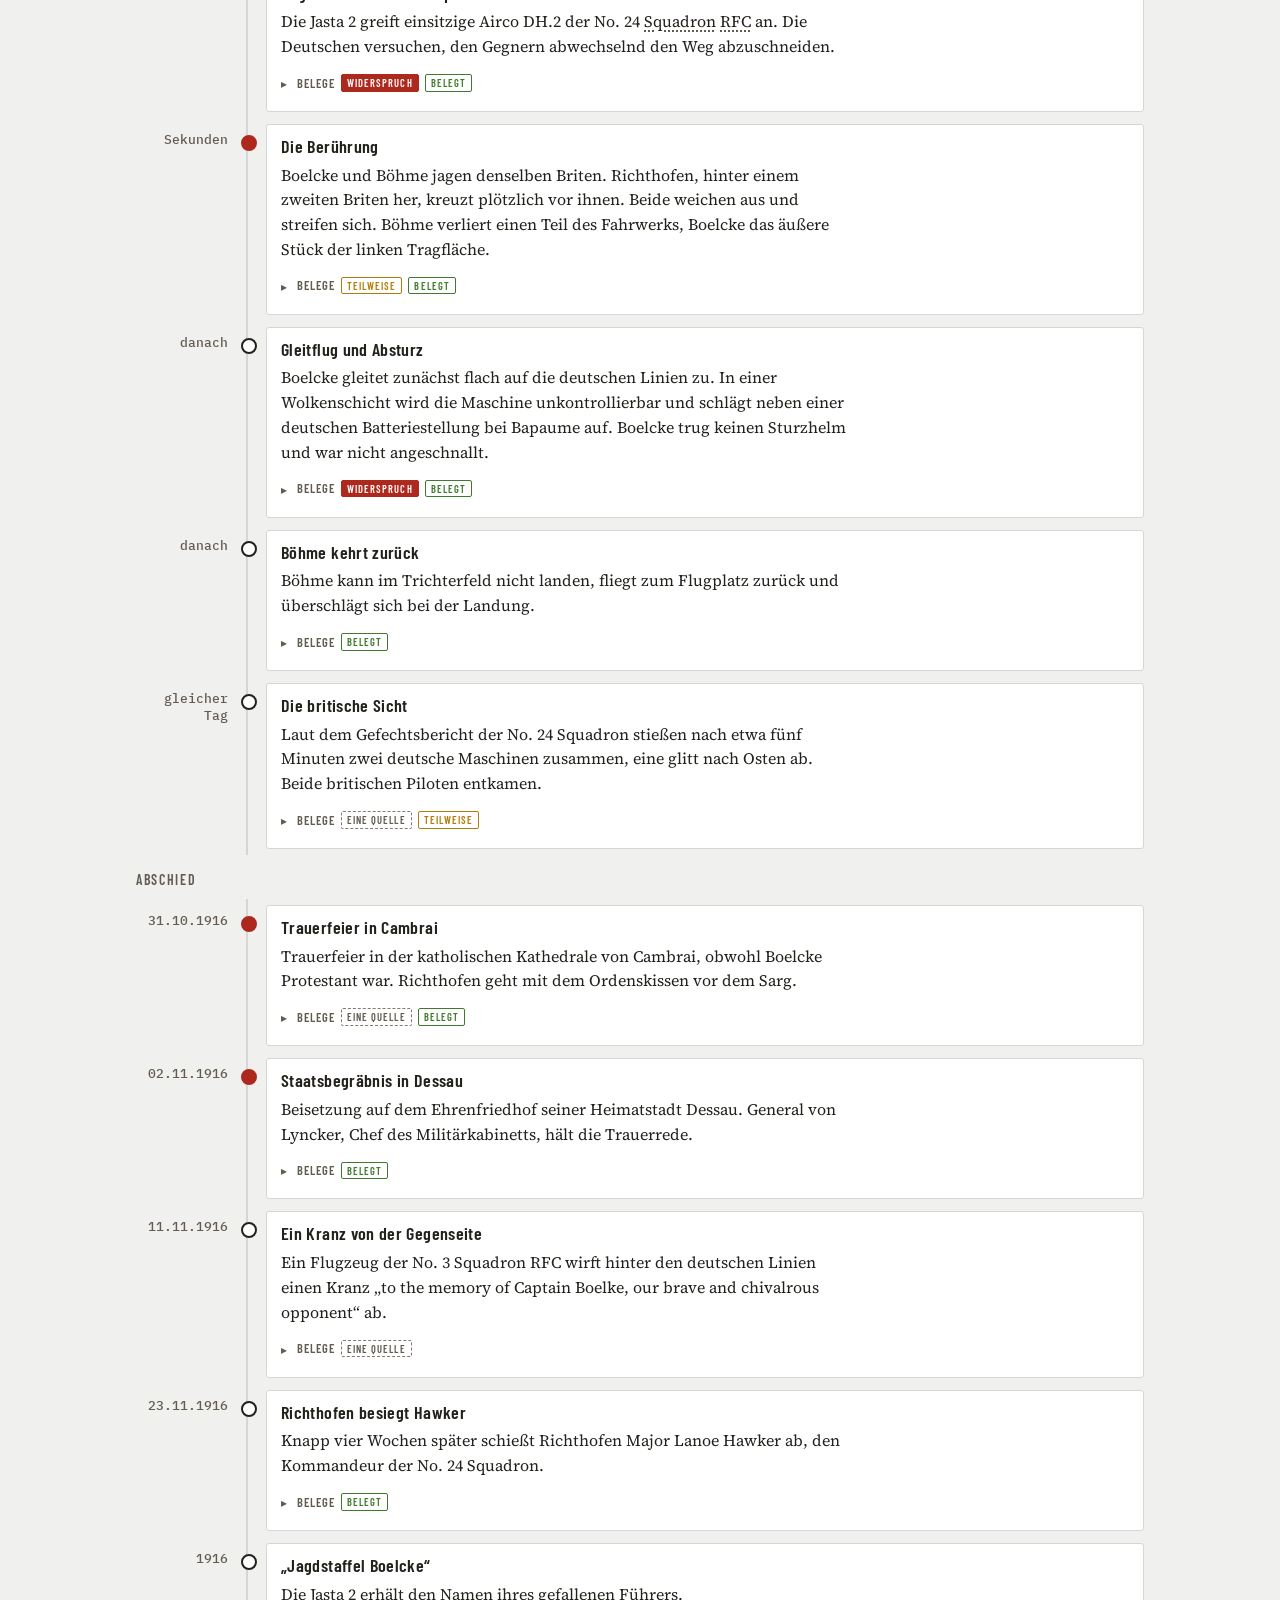
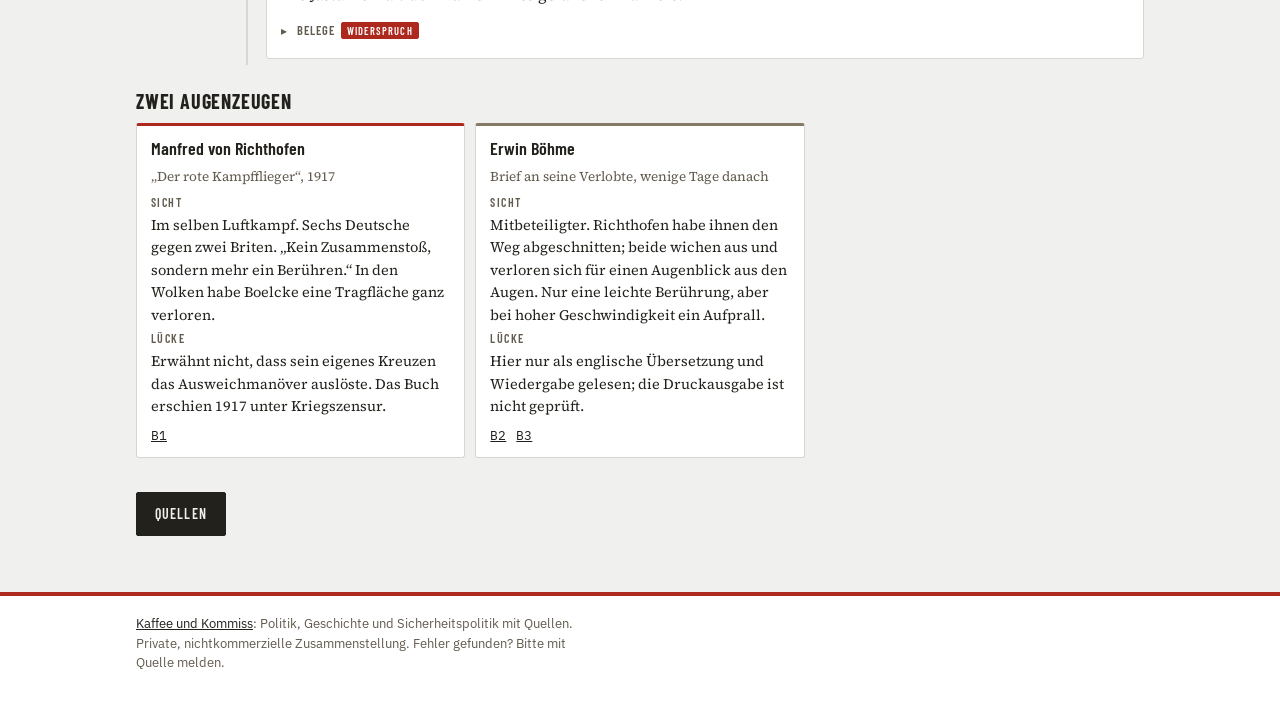
<file: boelcke1916.html>
<!doctype html>
<html lang="de" class="kk-b-gesch">
<head>
<meta charset="utf-8">
<meta name="viewport" content="width=device-width, initial-scale=1, viewport-fit=cover">
<title>Boelckes Tod 1916</title>
<meta name="description" content="Zeitleiste zum Tod Oswald Boelckes am 28. Oktober 1916 mit Belegstatus je Aussage">
<link rel="canonical" href="https://kaffeeundkommiss.github.io/erster-Weltkrieg/boelcke1916.html">
<meta property="og:type" content="website">
<meta property="og:locale" content="de_DE">
<meta property="og:site_name" content="Erster Weltkrieg">
<meta property="og:title" content="Boelckes Tod 1916">
<meta property="og:description" content="Zeitleiste zum Tod Oswald Boelckes am 28. Oktober 1916 mit Belegstatus je Aussage">
<meta property="og:url" content="https://kaffeeundkommiss.github.io/erster-Weltkrieg/boelcke1916.html">
<!-- Vorschau für Linkvorschauen, erzeugt mit werkzeuge/vorschau.js -->
<meta property="og:image" content="https://kaffeeundkommiss.github.io/erster-Weltkrieg/vorschau/boelcke1916.jpg?v=0989c37f">
<meta property="og:image:width" content="1200">
<meta property="og:image:height" content="630">
<meta property="og:image:alt" content="Boelckes Tod: Erster Weltkrieg">
<meta name="twitter:card" content="summary_large_image">
<meta name="twitter:image" content="https://kaffeeundkommiss.github.io/erster-Weltkrieg/vorschau/boelcke1916.jpg?v=0989c37f">
<meta name="theme-color" content="#23211C" media="(prefers-color-scheme: light)">
<meta name="theme-color" content="#12110E" media="(prefers-color-scheme: dark)">
<meta name="apple-mobile-web-app-capable" content="yes">
<meta name="apple-mobile-web-app-title" content="JG Richthofen">
<link rel="icon" href="icons/favicon.svg" type="image/svg+xml">
<link rel="apple-touch-icon" sizes="180x180" href="icons/apple-touch-icon.png">
<link rel="manifest" href="manifest.webmanifest">
<link rel="stylesheet" href="site.css">
<link rel="preconnect" href="https://fonts.googleapis.com">
<link rel="preconnect" href="https://fonts.gstatic.com" crossorigin>
<link rel="stylesheet" href="https://fonts.googleapis.com/css2?family=Barlow+Condensed:wght@500;600;700&family=Source+Serif+4:opsz,wght@8..60,400;8..60,600&family=IBM+Plex+Sans:wght@400;500;600;700&family=IBM+Plex+Mono:wght@400;500;600&display=swap">
<link rel="stylesheet" href="basis.css">
<style>
/* Layout: Kopf wie auf den anderen Seiten, darunter Zeitleiste, Thesen, Widersprüche, Quellen */
:root {
  --paper: #eceee8; --panel: #f6f7f3; --ink: #1d2420; --muted: #5d6861; --rule: #c3c9c1; --border: #6f7a72;
  --j2: #6b6f6c; --j4: #2a5d91; --j6: #3f7a2e; --j10: #b07d0a; --j11: #7a3d8f; --ally: #4f6d7a; --red: #ad281d; --red-soft: rgba(173,40,29,.12);
  --f-display: "Barlow Condensed", "Arial Narrow", system-ui, sans-serif;
  --f-body: "Source Serif 4", Georgia, "Times New Roman", serif;
  --f-mono: "IBM Plex Mono", ui-monospace, Menlo, Consolas, monospace;
  color-scheme: light; padding-top: env(safe-area-inset-top, 0px); padding-bottom: env(safe-area-inset-bottom, 0px);
}
@media (prefers-color-scheme: dark) { :root:not([data-theme="light"]) {
  --paper: #121614; --panel: #181d1a; --ink: #e2e6e1; --muted: #98a39b; --rule: #313a35; --border: #7d8a82;
  --j2: #a4aaa6; --j4: #6fa3e0; --j6: #7dbb5f; --j10: #e0b33c; --j11: #c08ad6; --ally: #8fb3c4; --red: #e4533f; --red-soft: rgba(228,83,63,.16);
  color-scheme: dark } }
:root[data-theme="dark"] {
  --paper: #121614; --panel: #181d1a; --ink: #e2e6e1; --muted: #98a39b; --rule: #313a35; --border: #7d8a82;
  --j2: #a4aaa6; --j4: #6fa3e0; --j6: #7dbb5f; --j10: #e0b33c; --j11: #c08ad6; --ally: #8fb3c4; --red: #e4533f; --red-soft: rgba(228,83,63,.16);
  color-scheme: dark }

* { box-sizing: border-box }
body { margin: 0; background: var(--paper); color: var(--ink); font: 400 16px/1.55 var(--f-body) }
[hidden] { display: none !important }
.wrap { max-width: 1040px; margin: 0 auto; padding-block: 28px 56px;
  padding-left: max(16px, env(safe-area-inset-left, 0px)); padding-right: max(16px, env(safe-area-inset-right, 0px));
  display: grid; grid-template-columns: minmax(0, 1fr); gap: 26px }
.wrap > * { min-width: 0 }
header { display: grid; gap: 10px }
.brand { display: flex; align-items: center; gap: 16px }
.brand-text { display: grid; gap: 6px; min-width: 0 }
.logo { width: 76px; height: 76px; flex: none }
.logo-ring { fill: var(--panel); stroke: var(--ink); stroke-width: 3 }
.logo-inner { fill: none; stroke: var(--ink); stroke-width: 1; opacity: .5 }
.logo-plane { fill: var(--red) }
.logo-text { fill: var(--ink); font: 700 12.5px var(--f-display); letter-spacing: .16em }
.eyebrow { font: 600 13px/1 var(--f-display); letter-spacing: .14em; text-transform: uppercase; color: var(--red) }
h1 { font: 700 clamp(28px, 5vw, 46px)/1 var(--f-display); margin: 0; text-transform: uppercase; text-wrap: balance }
.lede { margin: 0; max-width: 68ch; color: var(--muted) }
.evhead { display: grid; gap: 6px; margin-top: 8px }
.evhead h2.evtitle { font: 700 clamp(26px, 4vw, 36px)/1.05 var(--f-display); text-transform: uppercase; letter-spacing: .01em; margin: 0; text-wrap: balance }
nav.pages { display: flex; gap: 8px; flex-wrap: wrap }
nav.pages a { font: 600 14px/1 var(--f-display); letter-spacing: .08em; text-transform: uppercase; color: var(--ink); text-decoration: none;
  border: 1px solid var(--border); border-radius: 2px; padding: 9px 12px 8px; background: var(--panel) }
nav.pages a[aria-current="page"] { background: var(--ink); color: var(--paper); border-color: var(--ink) }
nav.pages a[aria-current="true"] { background: var(--ink); color: var(--paper); border-color: var(--ink) }
nav.sub { display: flex; gap: 20px; border-bottom: 1px solid var(--rule); overflow-x: auto; scrollbar-width: none; margin-top: -2px }
nav.sub::-webkit-scrollbar { display: none }
nav.sub a { font: 600 13px/1 var(--f-display); letter-spacing: .08em; text-transform: uppercase; color: var(--muted); text-decoration: none;
  white-space: nowrap; padding: 8px 0 9px; border-bottom: 3px solid transparent; margin-bottom: -1px }
nav.sub a:hover { color: var(--ink) }
nav.sub a[aria-current="page"] { color: var(--ink); border-bottom-color: var(--red) }
nav.sub a:focus-visible { outline: 2px solid var(--red); outline-offset: 2px }
nav.pages a:focus-visible, button:focus-visible, summary:focus-visible { outline: 2px solid var(--red); outline-offset: 2px }
@media (max-width: 560px) { .logo { width: 56px; height: 56px } .brand { gap: 12px } }

h2 { font: 700 20px/1 var(--f-display); text-transform: uppercase; letter-spacing: .04em; margin: 0 }
.sect { display: grid; gap: 12px }
.hint { font-size: 14px; color: var(--muted); margin: 0 }


/* Zeitleiste */
.status { display: flex; flex-wrap: wrap; gap: 8px 16px; font-size: 14px; color: var(--muted); margin: 0; padding: 0; list-style: none }
.status li { display: inline-flex; align-items: center; gap: 7px }
.b { display: inline-block; font: 600 11.5px/1 var(--f-display); letter-spacing: .1em; text-transform: uppercase; padding: 4px 7px 3px; border-radius: 2px; border: 1px solid; white-space: nowrap }
.b.ok { color: var(--j6); border-color: var(--j6) }
.b.part { color: var(--j10); border-color: var(--j10) }
.b.one { color: var(--muted); border-color: var(--border); border-style: dashed }
.b.wid { color: var(--panel); background: var(--red); border-color: var(--red) }
.day { margin: 6px 0 0; font: 600 14px/1 var(--f-display); letter-spacing: .12em; text-transform: uppercase; color: var(--muted) }
ol.tl { list-style: none; margin: 0; padding: 0; display: grid; gap: 0 }
ol.tl > li { display: grid; grid-template-columns: 92px 14px minmax(0, 1fr); gap: 0 12px }
.t { font: 500 13px/1.3 var(--f-mono); color: var(--muted); padding-top: 14px; text-align: right }
.rail { position: relative }
.rail::before { content: ""; position: absolute; left: 6px; top: 0; bottom: 0; width: 2px; background: var(--rule) }
.rail::after { content: ""; position: absolute; left: 1px; top: 17px; width: 12px; height: 12px; border-radius: 50%; background: var(--panel); border: 2px solid var(--ink) }
ol.tl > li.key .rail::after { background: var(--red); border-color: var(--red) }
.card { background: var(--panel); border: 1px solid var(--rule); border-radius: 3px; padding: 11px 14px 12px; margin: 6px 0; display: grid; gap: 6px }
.card h3 { font: 600 18px/1.15 var(--f-display); margin: 0; letter-spacing: .02em }
.card p { margin: 0 }
.meta { display: flex; flex-wrap: wrap; align-items: center; gap: 6px 10px; font-size: 13.5px; color: var(--muted) }
.meta a, .src a { color: var(--ink); font-family: var(--f-mono); font-size: 12.5px }
.why { font-size: 14px; color: var(--muted); font-style: italic }
@media (max-width: 560px) {
  ol.tl > li { grid-template-columns: 14px minmax(0, 1fr); gap: 0 10px }
  .t { grid-column: 2; text-align: left; padding-top: 10px }
  .rail { grid-row: 1 / span 2; grid-column: 1 }
  .card { grid-column: 2 }
}

/* Thesen */
.theses { display: grid; grid-template-columns: repeat(auto-fill, minmax(260px, 1fr)); gap: 10px }
.th { background: var(--panel); border: 1px solid var(--rule); border-top: 3px solid var(--border); border-radius: 3px; padding: 12px 14px; display: grid; gap: 8px; align-content: start }
.th.lead { border-top-color: var(--red) }
.th h3 { font: 600 18px/1.15 var(--f-display); margin: 0 }
.th .who2 { font-size: 13.5px; color: var(--muted); margin: 0 }
.th dl { margin: 0; display: grid; gap: 6px; font-size: 14.5px }
.th dt { font: 600 12px/1 var(--f-display); letter-spacing: .12em; text-transform: uppercase; color: var(--muted) }
.th dd { margin: 0 }

/* Widersprüche, Quellen */
.tbl { width: 100%; border-collapse: collapse; font-size: 14.5px }
.tbl th, .tbl td { text-align: left; vertical-align: top; padding: 8px 10px; border-bottom: 1px solid var(--rule) }
.tbl th { font: 600 12.5px/1.2 var(--f-display); letter-spacing: .1em; text-transform: uppercase; color: var(--muted) }
.tblwrap { overflow-x: auto; -webkit-overflow-scrolling: touch }
ol.srcs { margin: 0; padding: 0; list-style: none; display: grid; gap: 8px; font-size: 14.5px }
ol.srcs li { display: grid; grid-template-columns: 40px minmax(0, 1fr); gap: 10px }
ol.srcs .id { font: 500 13px/1.5 var(--f-mono); color: var(--red) }
ol.srcs .dep { color: var(--muted); font-size: 13.5px }
ol.srcs a { color: var(--ink); overflow-wrap: anywhere }
ol.srcs li:target { background: var(--red-soft); outline: 6px solid var(--red-soft) }
.note { font-size: 13.5px; color: var(--muted); font-style: italic; margin: 0 }
.hint a, .note a, .why a, .th dd a, .meta span a { color: var(--ink) }
</style>
<link rel="stylesheet" href="bereich.css">
</head>
<body>
<div class="kk-leiste"><div class="kk-in">
  <a class="kk-haus" href="https://kaffeeundkommiss.github.io/"><img src="kk-tasse.svg" alt="" width="22" height="22"><span>Kaffee und Kommiss</span></a>
  <nav class="kk-bereiche" aria-label="Bereiche"><a href="https://kaffeeundkommiss.github.io/geschichte/" aria-current="true">Geschichte</a><a href="https://kaffeeundkommiss.github.io/sicherheitspolitik/"><span class="kk-lang">Sicherheitspolitik</span><span class="kk-kurz">Sicherheit</span></a><a href="https://kaffeeundkommiss.github.io/politik/">Politik</a></nav>
</div></div>
<div class="kk-kopf"><div class="kk-in">
  <a class="kk-schild" href="index.html"><img src="icons/favicon.svg" alt="" width="44" height="44"><span><span class="kk-name" style="display:block">Erster Weltkrieg</span><span class="kk-unter" style="display:block">Luftkrieg an der Westfront 1916–1918</span></span></a>
</div></div>
<div class="wrap">
  <header>
    <div class="brand">
      <svg class="logo" viewBox="-40 -40 80 80" role="img" aria-label="Logo: Flugzeugsilhouette im Abzeichen des Jagdgeschwaders I">
        <circle r="37" class="logo-ring"/><circle r="31.5" class="logo-inner"/>
        <g transform="translate(0,-4) scale(1.8)"><path class="logo-plane" d="M-11,-3.6 h22 v4.2 h-22 z M-1.8,-8.5 h3.6 v16.5 h-3.6 z M-5.2,5.6 h10.4 v3 h-10.4 z M-3.4,-9.6 h6.8 v1.2 h-6.8 z"/></g>
        <text y="23.5" text-anchor="middle" class="logo-text">JG I</text>
      </svg>
      <div class="brand-text">
        <div class="eyebrow">Ereignisse · 1916 – 1918</div>
        <h1>Besondere Ereignisse im Jagdgeschwader Richthofen</h1>
      </div>
    </div>
    <nav class="pages" aria-label="Seiten">
      <a href="index.html">Karte</a>
      <a href="personen.html">Personen</a>
      <a href="boelcke1916.html" aria-current="true">Ereignisse</a>
    </nav>
    <nav class="sub" aria-label="Ereignisse">
      <a href="boelcke1916.html" title="Boelckes Tod" aria-current="page">28.10.1916</a>
      <a href="april1917.html" title="Der „Blutige April“">April 1917</a>
      <a href="tod.html" title="Der letzte Flug">21.04.1918</a>
    </nav>
    <div class="evintro">
      <div class="evtext">
        <div class="evhead">
          <div class="eyebrow">Bapaume · 28. Oktober 1916</div>
          <h2 class="evtitle">Boelckes Tod</h2>
        </div>
        <p class="lede">Oswald Boelcke, Führer der Jasta 2 und Lehrer Manfred von Richthofens, starb am Nachmittag des 28. Oktober 1916 nach einer Berührung mit der Maschine seines Freundes Erwin Böhme. Richthofen flog im selben Luftkampf mit. Die wichtigsten Zeugnisse stammen von Richthofen und Böhme selbst. Jede Aussage unten trägt ihren Belegstatus.</p>
      </div>
      <figure class="evfoto">
        <img src="bilder/boelcke-sennecke-1916.jpg" width="409" height="524" alt="Porträt Oswald Boelckes im Profil, Uniform mit Orden am Kragen" decoding="async">
        <figcaption>Oswald Boelcke, um 1916. Foto: Robert Sennecke, gemeinfrei. <a href="quellen-boelcke1916.html#f1">Bildnachweis</a></figcaption>
      </figure>
    </div>
  </header>

  <section class="sect" aria-labelledby="stH">
    <h2 id="stH">Belegstatus</h2>
    <ul class="status">
      <li><span class="b ok">belegt</span>zwei unabhängige Quellen</li>
      <li><span class="b part">teilweise</span>zwei Quellen, aber voneinander abhängig</li>
      <li><span class="b one">eine Quelle</span>nicht ausreichend belegt</li>
      <li><span class="b wid">Widerspruch</span>Quellen widersprechen sich</li>
    </ul>
    <p class="note">Böhmes Brief liegt hier nur in englischer Übersetzung (<a href="quellen-boelcke1916.html#b2">B2</a>) und in der Wiedergabe von <a href="quellen-boelcke1916.html#b3">B3</a> vor. Beide zählen für seinen Inhalt als eine Quelle.</p>
  </section>

  <section class="sect" aria-labelledby="tlH">
    <h2 id="tlH">Ablauf</h2>

    <p class="day">Vorgeschichte</p>
    <ol class="tl">
      <li>
        <div class="t">Aug. 1916</div><div class="rail"></div>
        <div class="card">
          <h3>Boelcke stellt die Jasta 2 auf</h3>
          <p>Boelcke übernimmt eine neue Jagdstaffel und wählt selbst Piloten aus, darunter Manfred von Richthofen und Erwin Böhme.</p>
          <div class="meta"><span class="b ok">belegt</span><a href="quellen-boelcke1916.html#b4">B4</a><a href="quellen-boelcke1916.html#b5">B5</a><a href="quellen-boelcke1916.html#b6">B6</a></div>
          <div class="meta"><span class="b one">eine Quelle</span>Aufstellung am 10.08.1916 nur <a href="quellen-boelcke1916.html#b5">B5</a></div>
        </div>
      </li>
      <li>
        <div class="t">Sept.–Okt.</div><div class="rail"></div>
        <div class="card">
          <h3>Erfolge an der Somme</h3>
          <p>Boelcke steigt auf 40 Luftsiege und ist damit der erfolgreichste Jagdflieger seiner Zeit.</p>
          <div class="meta"><span class="b ok">belegt</span>40 Siege: <a href="quellen-boelcke1916.html#b4">B4</a><a href="quellen-boelcke1916.html#b5">B5</a><a href="quellen-boelcke1916.html#b6">B6</a></div>
          <div class="meta"><span class="b wid">Widerspruch</span>Davon an der Somme 22 (<a href="quellen-boelcke1916.html#b4">B4</a>) oder 20 (<a href="quellen-boelcke1916.html#b5">B5</a>)</div>
        </div>
      </li>
    </ol>

    <p class="day">Samstag, 28. Oktober 1916</p>
    <ol class="tl">
      <li>
        <div class="t">vormittags</div><div class="rail"></div>
        <div class="card">
          <h3>Schlechtes Wetter, viele Starts</h3>
          <p>Stürmisches Wetter mit tiefen Wolken. Die Staffel startet mehrmals, ohne in einen Luftkampf zu geraten.</p>
          <div class="meta"><span class="b ok">belegt</span>Wetter: <a href="quellen-boelcke1916.html#b1">B1</a><a href="quellen-boelcke1916.html#b3">B3</a></div>
          <div class="meta"><span class="b one">eine Quelle</span>Starts am Vormittag: <a href="quellen-boelcke1916.html#b3">B3</a></div>
        </div>
      </li>
      <li>
        <div class="t">gegen 16 Uhr</div><div class="rail"></div>
        <div class="card">
          <h3>Alarm beim Schachspiel</h3>
          <p>Boelcke und Böhme spielen in der Bereitschaftsbaracke Schach, als die Infanterie einen britischen Angriff meldet. Die Staffel startet zum sechsten Einsatz des Tages.</p>
          <div class="meta"><span class="b part">teilweise</span><a href="quellen-boelcke1916.html#b2">B2</a><a href="quellen-boelcke1916.html#b3">B3</a><a href="quellen-boelcke1916.html#b6">B6</a></div>
          <p class="why">Die Uhrzeit stammt nur aus Böhmes Brief: „shortly after 4 o'clock“ (<a href="quellen-boelcke1916.html#b2">B2</a>), bei <a href="quellen-boelcke1916.html#b3">B3</a> „gegen 16.30 Uhr“.</p>
        </div>
      </li>
      <li>
        <div class="t">über Flers</div><div class="rail"></div>
        <div class="card">
          <h3>Angriff auf die No. 24 Squadron</h3>
          <p>Die Jasta 2 greift einsitzige Airco DH.2 der No. 24 Squadron RFC an. Die Deutschen versuchen, den Gegnern abwechselnd den Weg abzuschneiden.</p>
          <div class="meta"><span class="b ok">belegt</span><a href="quellen-boelcke1916.html#b2">B2</a><a href="quellen-boelcke1916.html#b3">B3</a><a href="quellen-boelcke1916.html#b6">B6</a></div>
          <div class="meta"><span class="b wid">Widerspruch</span>Wie viele? Richthofen: sechs gegen zwei (<a href="quellen-boelcke1916.html#b1">B1</a>). Böhme: „mehrere“ Engländer (<a href="quellen-boelcke1916.html#b2">B2</a>, <a href="quellen-boelcke1916.html#b3">B3</a>). <a href="quellen-boelcke1916.html#b3">B3</a> nennt Hawker als Führer des britischen Verbands, <a href="quellen-boelcke1916.html#b2">B2</a> nur Knight und McKay.</div>
        </div>
      </li>
      <li class="key">
        <div class="t">Sekunden</div><div class="rail"></div>
        <div class="card">
          <h3>Die Berührung</h3>
          <p>Boelcke und Böhme jagen denselben Briten. Richthofen, hinter einem zweiten Briten her, kreuzt plötzlich vor ihnen. Beide weichen aus und streifen sich. Böhme verliert einen Teil des Fahrwerks, Boelcke das äußere Stück der linken Tragfläche.</p>
          <div class="meta"><span class="b ok">belegt</span>Berührung und Richthofens Kreuzen: <a href="quellen-boelcke1916.html#b1">B1</a><a href="quellen-boelcke1916.html#b2">B2</a><a href="quellen-boelcke1916.html#b6">B6</a></div>
          <div class="meta"><span class="b part">teilweise</span>Schäden im Einzelnen: <a href="quellen-boelcke1916.html#b2">B2</a><a href="quellen-boelcke1916.html#b3">B3</a> (beide nach Böhme), <a href="quellen-boelcke1916.html#b6">B6</a></div>
          <p class="why">Richthofen nennt die Berührung, aber nicht seine eigene Rolle: „Es war auch kein Zusammenstoß, sondern mehr ein Berühren.“</p>
        </div>
      </li>
      <li>
        <div class="t">danach</div><div class="rail"></div>
        <div class="card">
          <h3>Gleitflug und Absturz</h3>
          <p>Boelcke gleitet zunächst flach auf die deutschen Linien zu. In einer Wolkenschicht wird die Maschine unkontrollierbar und schlägt neben einer deutschen Batteriestellung bei Bapaume auf. Boelcke trug keinen Sturzhelm und war nicht angeschnallt.</p>
          <div class="meta"><span class="b ok">belegt</span><a href="quellen-boelcke1916.html#b1">B1</a><a href="quellen-boelcke1916.html#b2">B2</a><a href="quellen-boelcke1916.html#b6">B6</a><a href="quellen-boelcke1916.html#b4">B4</a></div>
          <div class="meta"><span class="b wid">Widerspruch</span>Ursache: Er „verlor eine Tragfläche ganz“ (<a href="quellen-boelcke1916.html#b1">B1</a>) oder Böen drückten die Maschine steiler (Böhme, <a href="quellen-boelcke1916.html#b2">B2</a>)</div>
        </div>
      </li>
      <li>
        <div class="t">danach</div><div class="rail"></div>
        <div class="card">
          <h3>Böhme kehrt zurück</h3>
          <p>Böhme kann im Trichterfeld nicht landen, fliegt zum Flugplatz zurück und überschlägt sich bei der Landung.</p>
          <div class="meta"><span class="b ok">belegt</span><a href="quellen-boelcke1916.html#b2">B2</a><a href="quellen-boelcke1916.html#b6">B6</a></div>
        </div>
      </li>
      <li>
        <div class="t">gleicher Tag</div><div class="rail"></div>
        <div class="card">
          <h3>Die britische Sicht</h3>
          <p>Laut dem Gefechtsbericht der No. 24 Squadron stießen nach etwa fünf Minuten zwei deutsche Maschinen zusammen, eine glitt nach Osten ab. Beide britischen Piloten entkamen.</p>
          <div class="meta"><span class="b one">eine Quelle</span>Gefechtsbericht: <a href="quellen-boelcke1916.html#b3">B3</a></div>
          <div class="meta"><span class="b part">teilweise</span>Beide entkamen: <a href="quellen-boelcke1916.html#b2">B2</a><a href="quellen-boelcke1916.html#b6">B6</a></div>
        </div>
      </li>
    </ol>

    <p class="day">Abschied</p>
    <ol class="tl">
      <li class="key">
        <div class="t">31.10.1916</div><div class="rail"></div>
        <div class="card">
          <h3>Trauerfeier in Cambrai</h3>
          <p>Trauerfeier in der katholischen Kathedrale von Cambrai, obwohl Boelcke Protestant war. Richthofen geht mit dem Ordenskissen vor dem Sarg.</p>
          <div class="meta"><span class="b ok">belegt</span><a href="quellen-boelcke1916.html#b6">B6</a><a href="quellen-boelcke1916.html#b3">B3</a></div>
          <div class="meta"><span class="b one">eine Quelle</span>Ansprache von Hauptmann Stefan Kirmaier, dem neuen Führer der Jasta 2, am Bahnhof von Cambrai: <a href="quellen-boelcke1916.html#b3">B3</a></div>
        </div>
      </li>
      <li class="key">
        <div class="t">02.11.1916</div><div class="rail"></div>
        <div class="card">
          <h3>Staatsbegräbnis in Dessau</h3>
          <p>Beisetzung auf dem Ehrenfriedhof seiner Heimatstadt Dessau. General von Lyncker, Chef des Militärkabinetts, hält die Trauerrede.</p>
          <div class="meta"><span class="b ok">belegt</span><a href="quellen-boelcke1916.html#b6">B6</a><a href="quellen-boelcke1916.html#b3">B3</a><a href="quellen-boelcke1916.html#b5">B5</a></div>
        </div>
      </li>
      <li>
        <div class="t">11.11.1916</div><div class="rail"></div>
        <div class="card">
          <h3>Ein Kranz von der Gegenseite</h3>
          <p>Ein Flugzeug der No. 3 Squadron RFC wirft hinter den deutschen Linien einen Kranz „to the memory of Captain Boelke, our brave and chivalrous opponent“ ab.</p>
          <div class="meta"><span class="b one">eine Quelle</span><a href="quellen-boelcke1916.html#b3">B3</a></div>
        </div>
      </li>
      <li>
        <div class="t">23.11.1916</div><div class="rail"></div>
        <div class="card">
          <h3>Richthofen besiegt Hawker</h3>
          <p>Knapp vier Wochen später schießt Richthofen Major Lanoe Hawker ab, den Kommandeur der No. 24 Squadron.</p>
          <div class="meta"><span class="b ok">belegt</span><a href="quellen-boelcke1916.html#b7">B7</a><a href="quellen-boelcke1916.html#b3">B3</a></div>
          <p class="why">Das Ereignis steht auch auf der <a href="index.html">Karte</a>.</p>
        </div>
      </li>
      <li>
        <div class="t">1916</div><div class="rail"></div>
        <div class="card">
          <h3>„Jagdstaffel Boelcke“</h3>
          <p>Die Jasta 2 erhält den Namen ihres gefallenen Führers.</p>
          <div class="meta"><span class="b wid">Widerspruch</span>„Unmittelbar nach Boelckes Tod“ (<a href="quellen-boelcke1916.html#b5">B5</a>) oder per Kaiserlicher Order im Dezember 1916 (<a href="quellen-boelcke1916.html#b3">B3</a>)</div>
        </div>
      </li>
    </ol>
  </section>

  <section class="sect" aria-labelledby="zH">
    <h2 id="zH">Zwei Augenzeugen</h2>
    <div class="theses">
      <article class="th lead">
        <h3>Manfred von Richthofen</h3>
        <p class="who2">„Der rote Kampfflieger“, 1917</p>
        <dl>
          <dt>Sicht</dt><dd>Im selben Luftkampf. Sechs Deutsche gegen zwei Briten. „Kein Zusammenstoß, sondern mehr ein Berühren.“ In den Wolken habe Boelcke eine Tragfläche ganz verloren.</dd>
          <dt>Lücke</dt><dd>Erwähnt nicht, dass sein eigenes Kreuzen das Ausweichmanöver auslöste. Das Buch erschien 1917 unter Kriegszensur.</dd>
        </dl>
        <div class="meta"><a href="quellen-boelcke1916.html#b1">B1</a></div>
      </article>
      <article class="th">
        <h3>Erwin Böhme</h3>
        <p class="who2">Brief an seine Verlobte, wenige Tage danach</p>
        <dl>
          <dt>Sicht</dt><dd>Mitbeteiligter. Richthofen habe ihnen den Weg abgeschnitten; beide wichen aus und verloren sich für einen Augenblick aus den Augen. Nur eine leichte Berührung, aber bei hoher Geschwindigkeit ein Aufprall.</dd>
          <dt>Lücke</dt><dd>Hier nur als englische Übersetzung und Wiedergabe gelesen; die Druckausgabe ist nicht geprüft.</dd>
        </dl>
        <div class="meta"><a href="quellen-boelcke1916.html#b2">B2</a><a href="quellen-boelcke1916.html#b3">B3</a></div>
      </article>
    </div>
  </section>

  <p class="qnav"><a class="qbtn" href="quellen-boelcke1916.html">Quellen</a></p>
</div>
<script src="site.js" defer></script>
<footer class="kk-fuss"><div class="kk-in">
  <p><a href="https://kaffeeundkommiss.github.io/">Kaffee und Kommiss</a>: Politik, Geschichte und Sicherheitspolitik mit Quellen. Private, nichtkommerzielle Zusammenstellung. Fehler gefunden? Bitte mit Quelle melden.</p>
</div></footer>
</body>
</html>
</file>
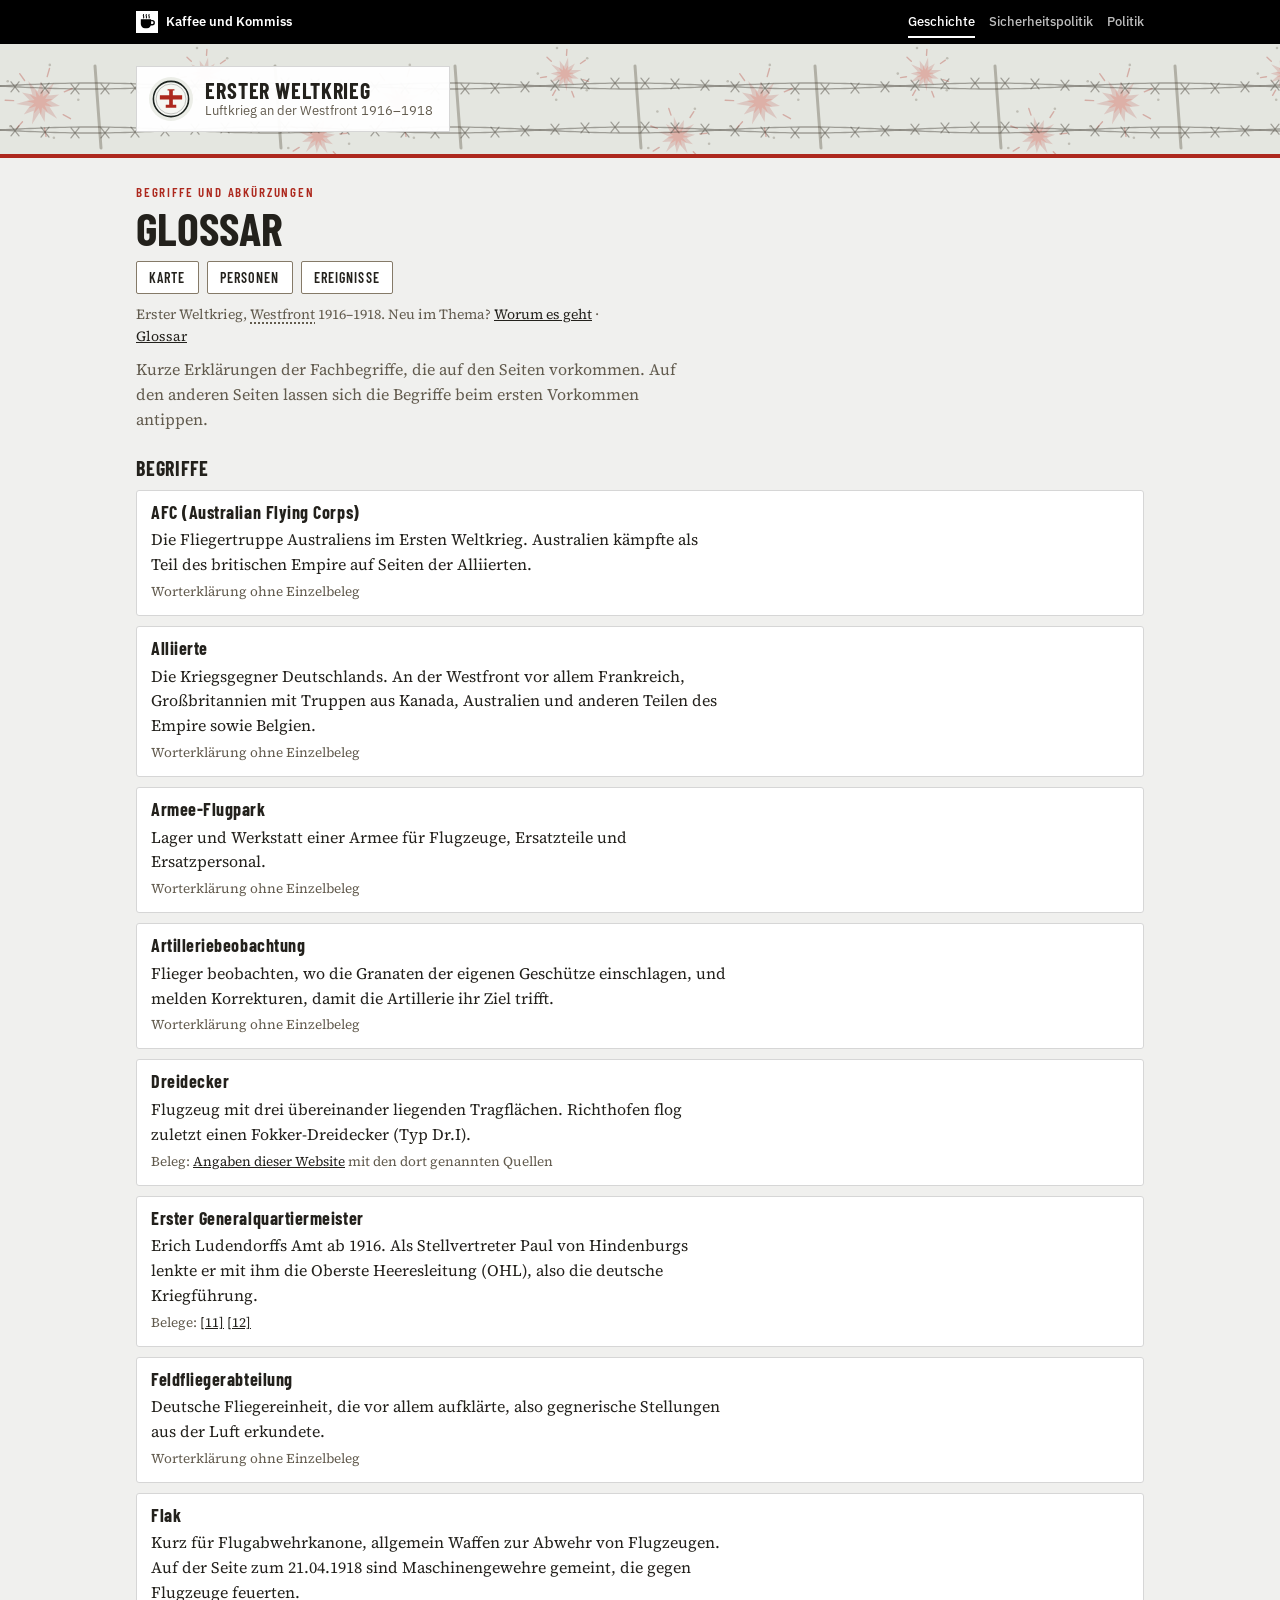
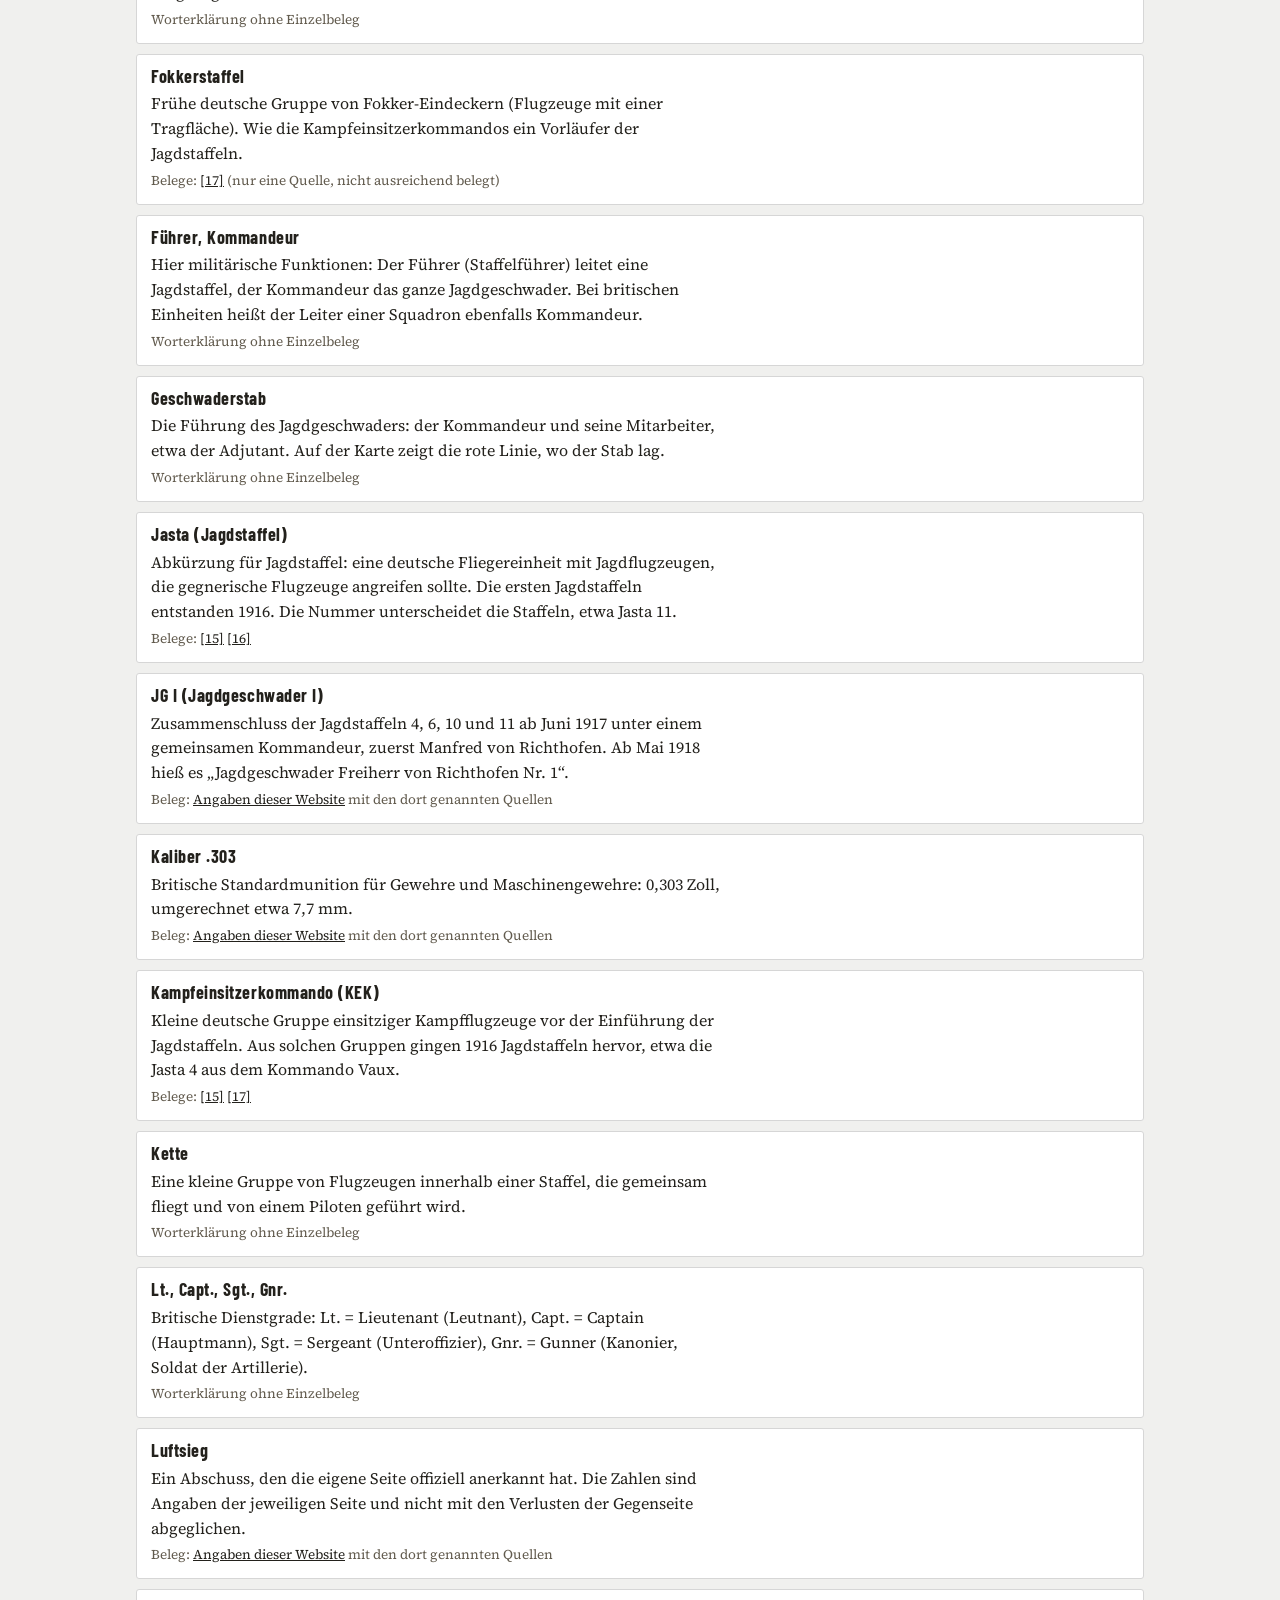
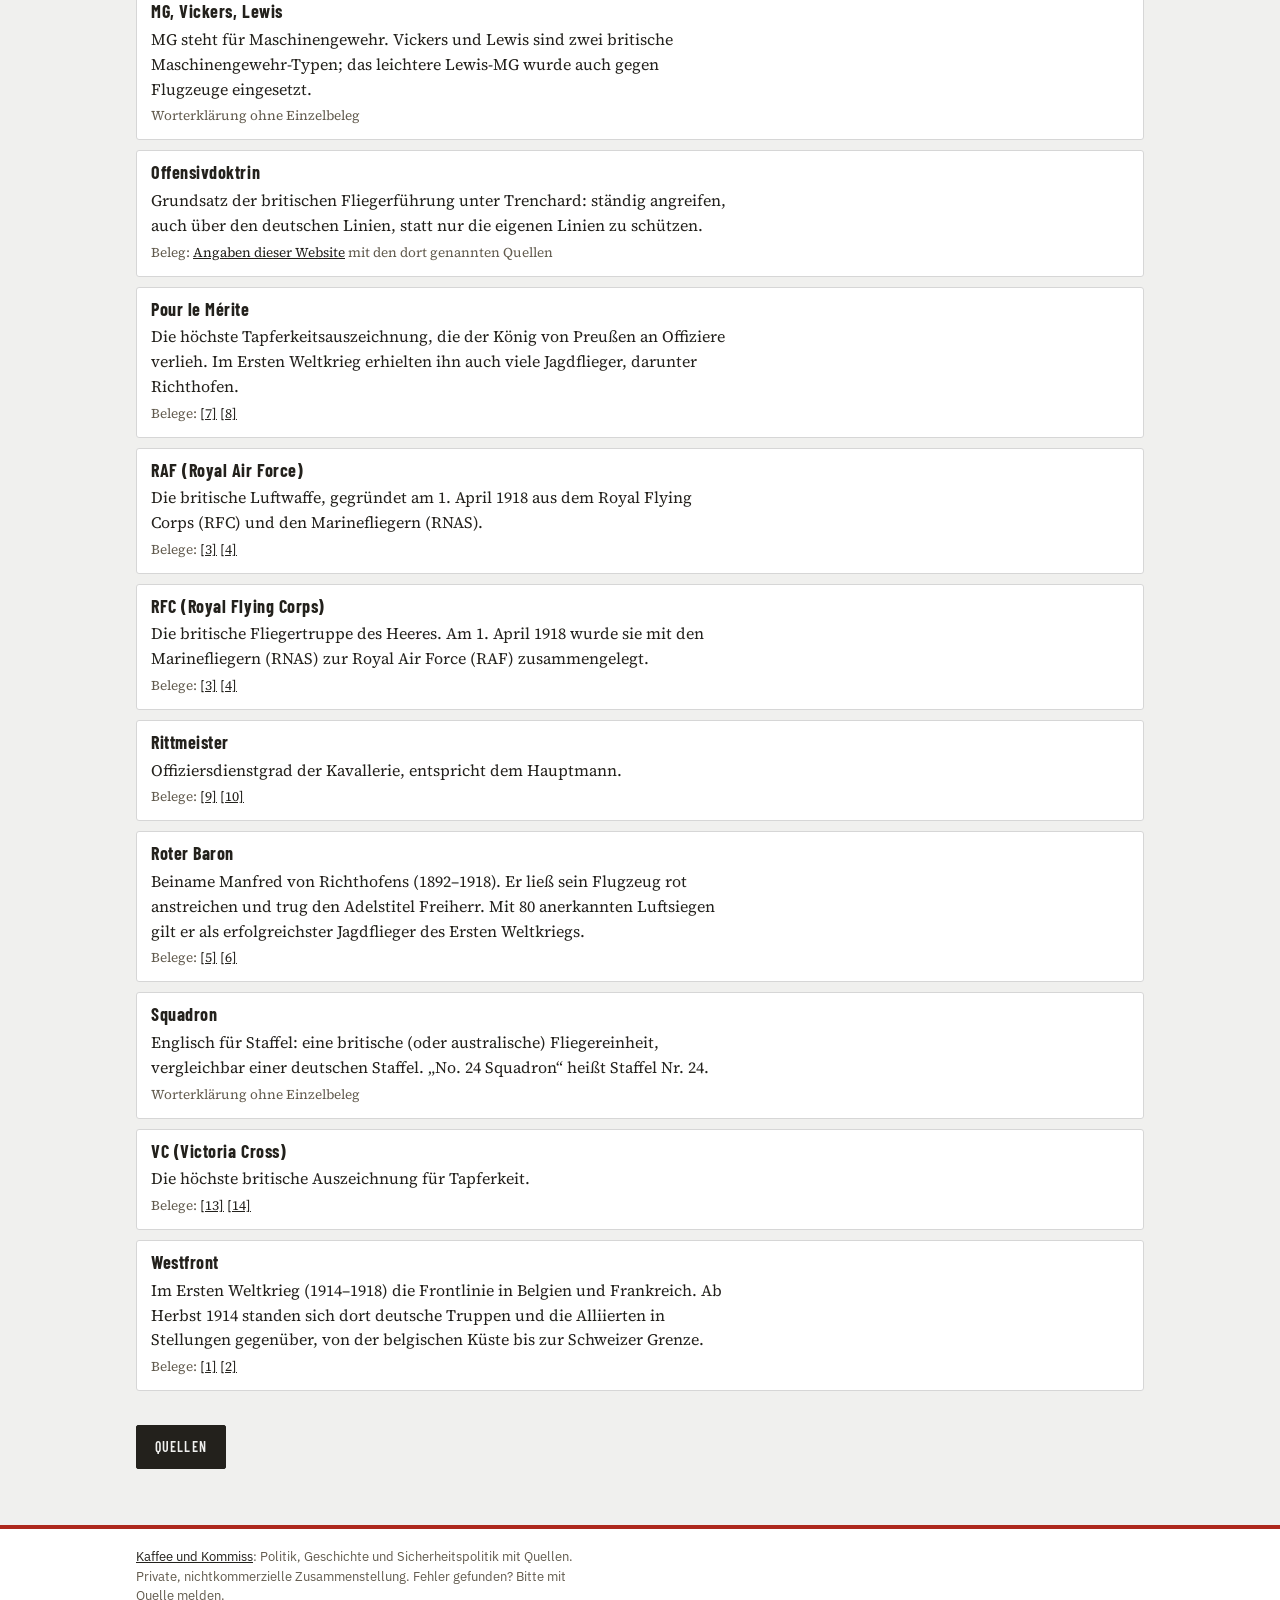
<file: glossar.html>
<!doctype html>
<html lang="de" class="kk-b-gesch">
<head>
<meta charset="utf-8">
<meta name="viewport" content="width=device-width, initial-scale=1, viewport-fit=cover">
<title>Glossar: Jagdgeschwader Richthofen</title>
<meta name="description" content="Erklärungen der Fachbegriffe und Abkürzungen zum Luftkrieg 1914–1918 mit Belegen">
<link rel="canonical" href="https://kaffeeundkommiss.github.io/erster-Weltkrieg/glossar.html">
<meta property="og:type" content="website">
<meta property="og:locale" content="de_DE">
<meta property="og:site_name" content="Erster Weltkrieg">
<meta property="og:title" content="Glossar: Jagdgeschwader Richthofen">
<meta property="og:description" content="Erklärungen der Fachbegriffe und Abkürzungen zum Luftkrieg 1914–1918 mit Belegen">
<meta property="og:url" content="https://kaffeeundkommiss.github.io/erster-Weltkrieg/glossar.html">
<!-- Vorschau für Linkvorschauen, erzeugt mit werkzeuge/vorschau.js -->
<meta property="og:image" content="https://kaffeeundkommiss.github.io/erster-Weltkrieg/vorschau/glossar.jpg?v=08cd4189">
<meta property="og:image:width" content="1200">
<meta property="og:image:height" content="630">
<meta property="og:image:alt" content="Begriffe zum Luftkrieg 1914–1918: Erster Weltkrieg">
<meta name="twitter:card" content="summary_large_image">
<meta name="twitter:image" content="https://kaffeeundkommiss.github.io/erster-Weltkrieg/vorschau/glossar.jpg?v=08cd4189">
<meta name="theme-color" content="#23211C" media="(prefers-color-scheme: light)">
<meta name="theme-color" content="#12110E" media="(prefers-color-scheme: dark)">
<meta name="apple-mobile-web-app-capable" content="yes">
<meta name="apple-mobile-web-app-title" content="JG Richthofen">
<link rel="icon" href="icons/favicon.svg" type="image/svg+xml">
<link rel="apple-touch-icon" sizes="180x180" href="icons/apple-touch-icon.png">
<link rel="manifest" href="manifest.webmanifest">
<link rel="stylesheet" href="site.css">
<link rel="preconnect" href="https://fonts.googleapis.com">
<link rel="preconnect" href="https://fonts.gstatic.com" crossorigin>
<link rel="stylesheet" href="https://fonts.googleapis.com/css2?family=Barlow+Condensed:wght@500;600;700&family=Source+Serif+4:opsz,wght@8..60,400;8..60,600&family=IBM+Plex+Sans:wght@400;500;600;700&family=IBM+Plex+Mono:wght@400;500;600&display=swap">
<link rel="stylesheet" href="basis.css">
<style>
/* Glossar: Kopf wie auf den anderen Seiten, darunter die Begriffe aus site.js */
:root {
  --paper: #eceee8; --panel: #f6f7f3; --ink: #1d2420; --muted: #5d6861; --rule: #c3c9c1; --border: #6f7a72;
  --j2: #6b6f6c; --j4: #2a5d91; --j6: #3f7a2e; --j10: #b07d0a; --j11: #7a3d8f; --ally: #4f6d7a; --red: #ad281d; --red-soft: rgba(173,40,29,.12);
  --f-display: "Barlow Condensed", "Arial Narrow", system-ui, sans-serif;
  --f-body: "Source Serif 4", Georgia, "Times New Roman", serif;
  --f-mono: "IBM Plex Mono", ui-monospace, Menlo, Consolas, monospace;
  color-scheme: light; padding-top: env(safe-area-inset-top, 0px); padding-bottom: env(safe-area-inset-bottom, 0px);
}
@media (prefers-color-scheme: dark) { :root:not([data-theme="light"]) {
  --paper: #121614; --panel: #181d1a; --ink: #e2e6e1; --muted: #98a39b; --rule: #313a35; --border: #7d8a82;
  --j2: #a4aaa6; --j4: #6fa3e0; --j6: #7dbb5f; --j10: #e0b33c; --j11: #c08ad6; --ally: #8fb3c4; --red: #e4533f; --red-soft: rgba(228,83,63,.16);
  color-scheme: dark } }
:root[data-theme="dark"] {
  --paper: #121614; --panel: #181d1a; --ink: #e2e6e1; --muted: #98a39b; --rule: #313a35; --border: #7d8a82;
  --j2: #a4aaa6; --j4: #6fa3e0; --j6: #7dbb5f; --j10: #e0b33c; --j11: #c08ad6; --ally: #8fb3c4; --red: #e4533f; --red-soft: rgba(228,83,63,.16);
  color-scheme: dark }

* { box-sizing: border-box }
body { margin: 0; background: var(--paper); color: var(--ink); font: 400 16px/1.55 var(--f-body) }
[hidden] { display: none !important }
.wrap { max-width: 1040px; margin: 0 auto; padding-block: 28px 56px;
  padding-left: max(16px, env(safe-area-inset-left, 0px)); padding-right: max(16px, env(safe-area-inset-right, 0px));
  display: grid; grid-template-columns: minmax(0, 1fr); gap: 26px }
.wrap > * { min-width: 0 }
header { display: grid; gap: 10px }
.brand { display: flex; align-items: center; gap: 16px }
.brand-text { display: grid; gap: 6px; min-width: 0 }
.logo { width: 76px; height: 76px; flex: none }
.logo-ring { fill: var(--panel); stroke: var(--ink); stroke-width: 3 }
.logo-inner { fill: none; stroke: var(--ink); stroke-width: 1; opacity: .5 }
.logo-plane { fill: var(--red) }
.logo-text { fill: var(--ink); font: 700 12.5px var(--f-display); letter-spacing: .16em }
.eyebrow { font: 600 13px/1 var(--f-display); letter-spacing: .14em; text-transform: uppercase; color: var(--red) }
h1 { font: 700 clamp(28px, 5vw, 46px)/1 var(--f-display); margin: 0; text-transform: uppercase; text-wrap: balance }
.lede { margin: 0; max-width: 68ch; color: var(--muted) }
nav.pages { display: flex; gap: 8px; flex-wrap: wrap }
nav.pages a { font: 600 14px/1 var(--f-display); letter-spacing: .08em; text-transform: uppercase; color: var(--ink); text-decoration: none;
  border: 1px solid var(--border); border-radius: 2px; padding: 9px 12px 8px; background: var(--panel) }
nav.pages a[aria-current="page"] { background: var(--ink); color: var(--paper); border-color: var(--ink) }
nav.pages a[aria-current="true"] { background: var(--ink); color: var(--paper); border-color: var(--ink) }
nav.sub { display: flex; gap: 20px; border-bottom: 1px solid var(--rule); overflow-x: auto; scrollbar-width: none; margin-top: -2px }
nav.sub::-webkit-scrollbar { display: none }
nav.sub a { font: 600 13px/1 var(--f-display); letter-spacing: .08em; text-transform: uppercase; color: var(--muted); text-decoration: none;
  white-space: nowrap; padding: 8px 0 9px; border-bottom: 3px solid transparent; margin-bottom: -1px }
nav.sub a:hover { color: var(--ink) }
nav.sub a[aria-current="page"] { color: var(--ink); border-bottom-color: var(--red) }
nav.sub a:focus-visible { outline: 2px solid var(--red); outline-offset: 2px }
nav.pages a:focus-visible, button:focus-visible, summary:focus-visible { outline: 2px solid var(--red); outline-offset: 2px }
@media (max-width: 560px) { .logo { width: 56px; height: 56px } .brand { gap: 12px } }

h2 { font: 700 20px/1 var(--f-display); text-transform: uppercase; letter-spacing: .04em; margin: 0 }
.sect { display: grid; gap: 12px }
.hint { font-size: 14px; color: var(--muted); margin: 0 } .hint a { color: var(--ink) }
dl.gloss { margin: 0; display: grid; gap: 10px }
dl.gloss > div { background: var(--panel); border: 1px solid var(--rule); border-radius: 3px; padding: 11px 14px 12px; display: grid; gap: 5px; scroll-margin-top: 16px }
dl.gloss > div:target { border-left: 4px solid var(--red) }
dl.gloss dt { font: 700 18px/1.15 var(--f-display); letter-spacing: .03em }
dl.gloss dd { margin: 0 }
dl.gloss .gsrc { font-size: 13.5px; color: var(--muted) } dl.gloss .gsrc a { color: var(--ink) }
ol.gsrcs { margin: 0; padding-left: 2.4em; display: grid; gap: 4px; font-size: 14px; color: var(--muted) } ol.gsrcs a { color: var(--ink); overflow-wrap: anywhere }
</style>
<link rel="stylesheet" href="bereich.css">
</head>
<body>
<div class="kk-leiste"><div class="kk-in">
  <a class="kk-haus" href="https://kaffeeundkommiss.github.io/"><img src="kk-tasse.svg" alt="" width="22" height="22"><span>Kaffee und Kommiss</span></a>
  <nav class="kk-bereiche" aria-label="Bereiche"><a href="https://kaffeeundkommiss.github.io/geschichte/" aria-current="true">Geschichte</a><a href="https://kaffeeundkommiss.github.io/sicherheitspolitik/"><span class="kk-lang">Sicherheitspolitik</span><span class="kk-kurz">Sicherheit</span></a><a href="https://kaffeeundkommiss.github.io/politik/">Politik</a></nav>
</div></div>
<div class="kk-kopf"><div class="kk-in">
  <a class="kk-schild" href="index.html"><img src="icons/favicon.svg" alt="" width="44" height="44"><span><span class="kk-name" style="display:block">Erster Weltkrieg</span><span class="kk-unter" style="display:block">Luftkrieg an der Westfront 1916–1918</span></span></a>
</div></div>
<div class="wrap">
  <header>
    <div class="brand">
      <svg class="logo" viewBox="-40 -40 80 80" role="img" aria-label="Logo: Flugzeugsilhouette im Abzeichen des Jagdgeschwaders I">
        <circle r="37" class="logo-ring"/><circle r="31.5" class="logo-inner"/>
        <g transform="translate(0,-4) scale(1.8)"><path class="logo-plane" d="M-11,-3.6 h22 v4.2 h-22 z M-1.8,-8.5 h3.6 v16.5 h-3.6 z M-5.2,5.6 h10.4 v3 h-10.4 z M-3.4,-9.6 h6.8 v1.2 h-6.8 z"/></g>
        <text y="23.5" text-anchor="middle" class="logo-text">JG I</text>
      </svg>
      <div class="brand-text">
        <div class="eyebrow">Begriffe und Abkürzungen</div>
        <h1>Glossar</h1>
      </div>
    </div>
    <nav class="pages" aria-label="Seiten">
      <a href="index.html">Karte</a>
      <a href="personen.html">Personen</a>
      <a href="boelcke1916.html">Ereignisse</a>
    </nav>
    <p class="lede">Kurze Erklärungen der Fachbegriffe, die auf den Seiten vorkommen. Auf den anderen Seiten lassen sich die Begriffe beim ersten Vorkommen antippen.</p>
  </header>

  <section class="sect" aria-labelledby="gH">
    <h2 id="gH">Begriffe</h2>
    <dl class="gloss glnone" id="gloss"></dl>
  </section>

  <p class="qnav"><a class="qbtn" href="quellen-glossar.html">Quellen</a></p>
</div>
<script src="site.js"></script>
<script>
(() => {
  const G = window.GLOSSAR || [], S = window.GSRC || {};
  const keys = Object.keys(S); const no = k => keys.indexOf(k) + 1;
  const esc = t => t.replace(/[&<>"]/g, c => ({ "&": "&amp;", "<": "&lt;", ">": "&gt;", '"': "&quot;" }[c]));
  const sorted = G.slice().sort((a, b) => a.t.localeCompare(b.t, "de"));
  document.getElementById("gloss").innerHTML = sorted.map(g => `<div id="${g.id}"><dt>${esc(g.t)}</dt><dd>${esc(g.d)}</dd><dd class="gsrc">${
    g.src.join() === "web" ? `Beleg: <a href="quellen-karte.html">Angaben dieser Website</a> mit den dort genannten Quellen`
    : g.src.length ? "Belege: " + g.src.map(k => `<a href="quellen-glossar.html#q-${k}">[${no(k)}]</a>`).join(" ") + (g.src.length < 2 ? " (nur eine Quelle, nicht ausreichend belegt)" : "")
               : "Worterklärung ohne Einzelbeleg"}</dd></div>`).join("");
  if (location.hash) { const t = document.getElementById(location.hash.slice(1)); if (t) t.scrollIntoView(); }
})();
</script>
<footer class="kk-fuss"><div class="kk-in">
  <p><a href="https://kaffeeundkommiss.github.io/">Kaffee und Kommiss</a>: Politik, Geschichte und Sicherheitspolitik mit Quellen. Private, nichtkommerzielle Zusammenstellung. Fehler gefunden? Bitte mit Quelle melden.</p>
</div></footer>
</body>
</html>
</file>
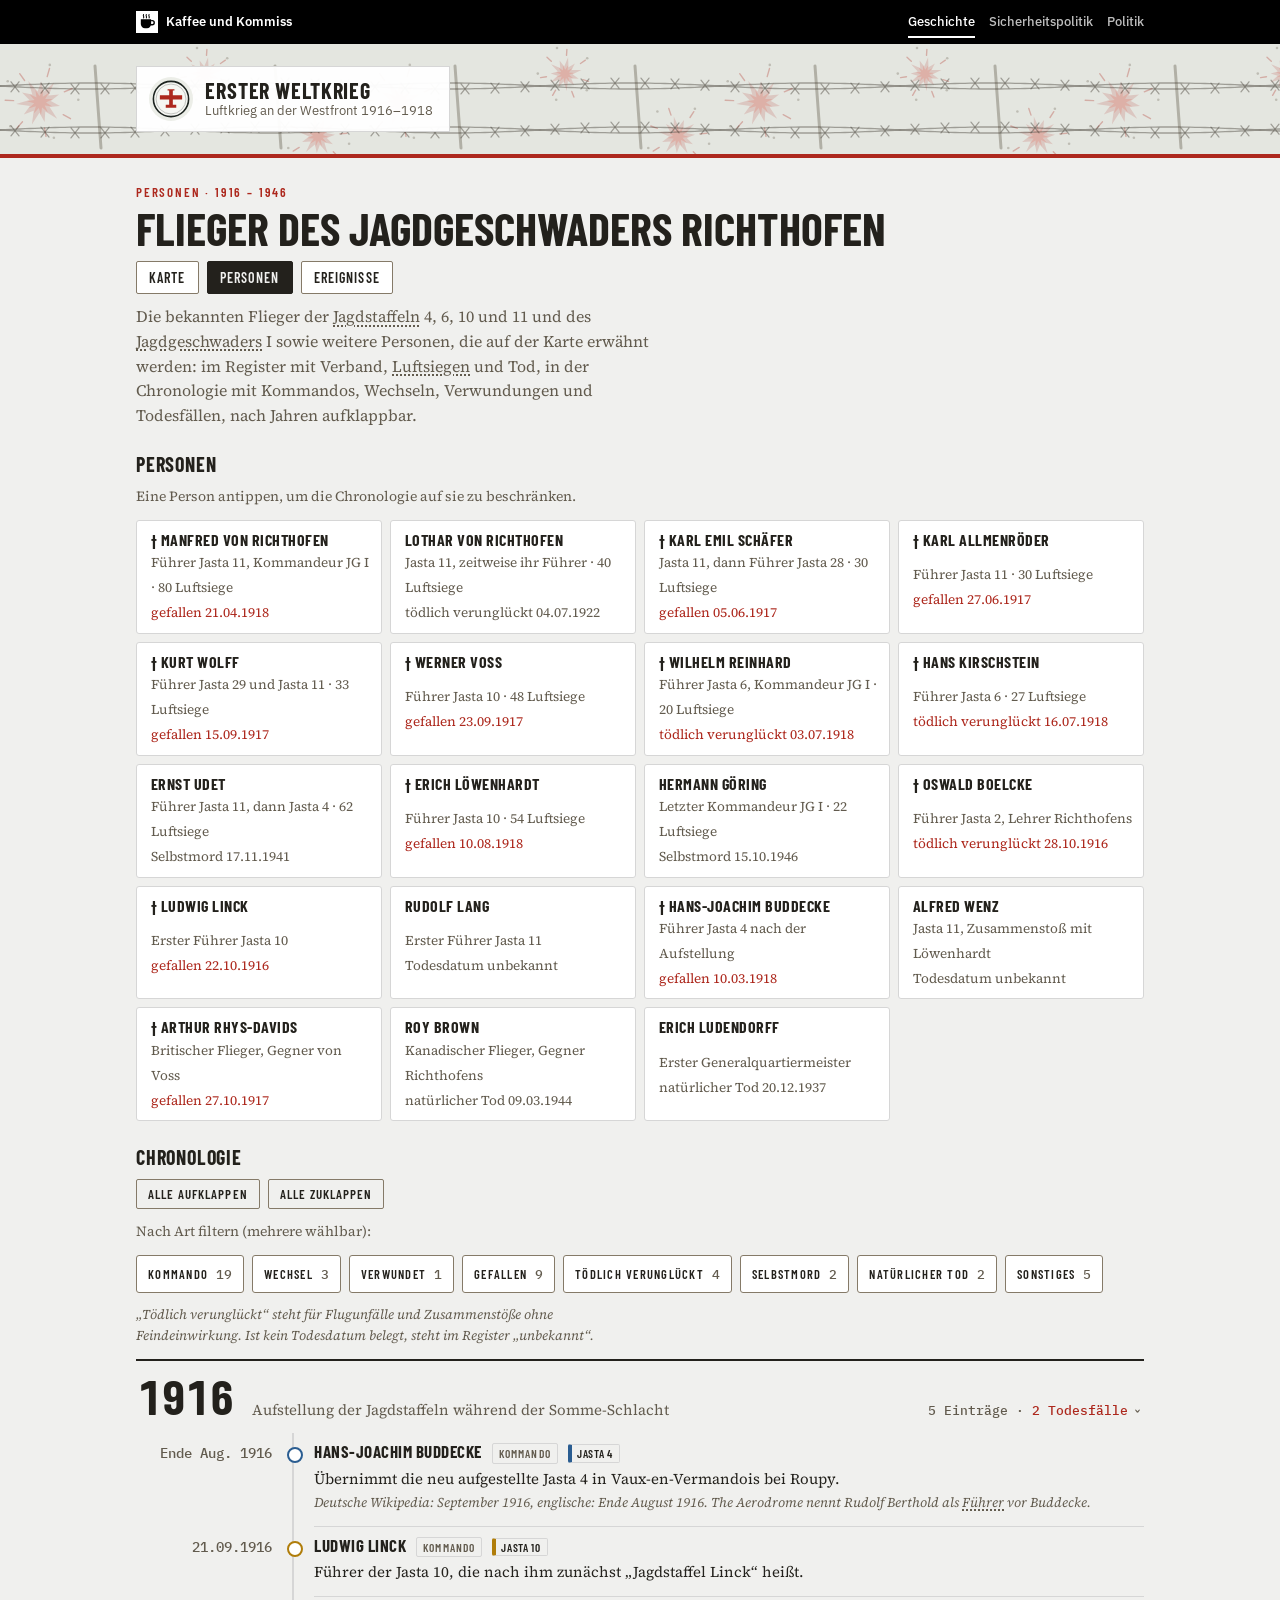
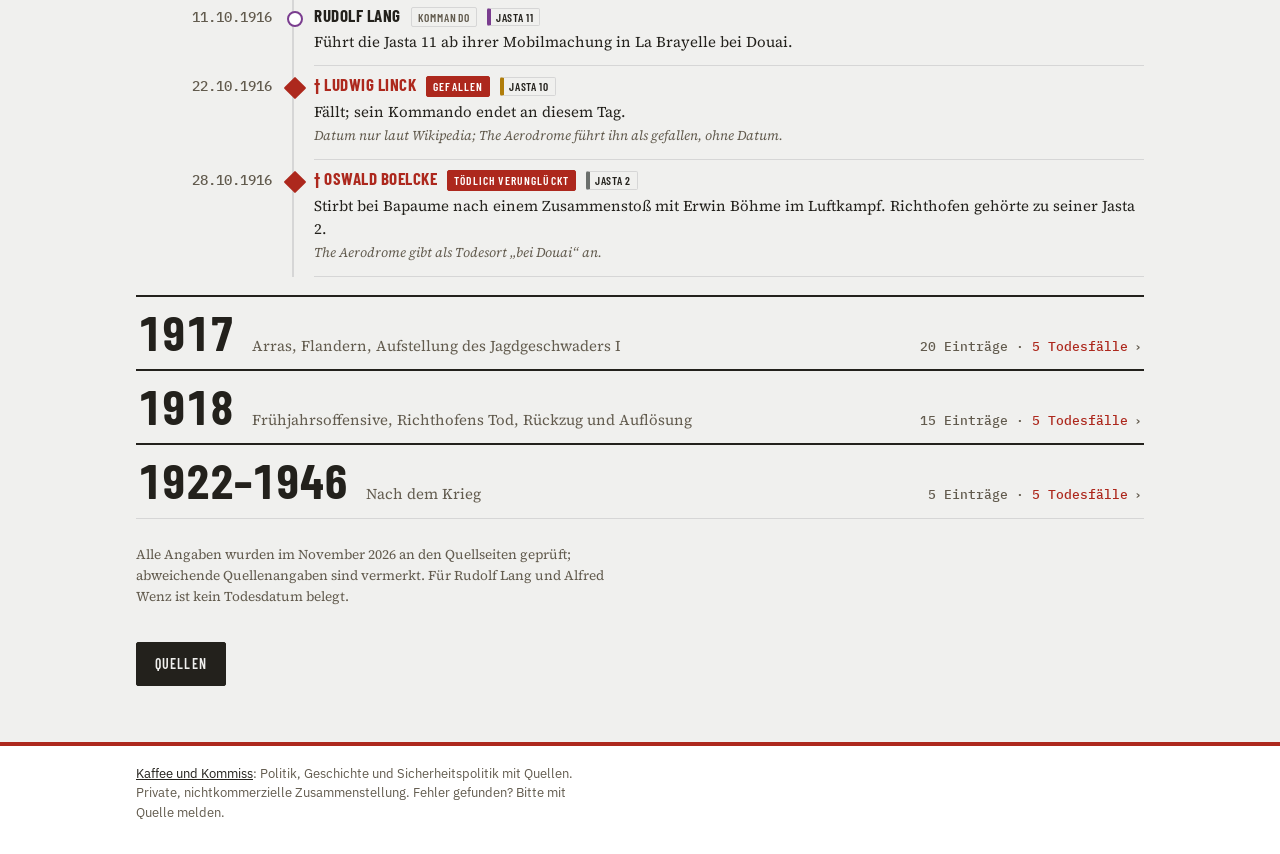
<file: personen.html>
<!doctype html>
<html lang="de" class="kk-b-gesch">
<head>
<meta charset="utf-8">
<meta name="viewport" content="width=device-width, initial-scale=1, viewport-fit=cover">
<title>Flieger des Jagdgeschwaders Richthofen</title>
<meta name="description" content="Chronologie der bekannten Flieger der Jagdstaffeln 4, 6, 10 und 11 und des Jagdgeschwaders I, nach Jahren aufklappbar.">
<link rel="canonical" href="https://kaffeeundkommiss.github.io/erster-Weltkrieg/personen.html">
<meta property="og:type" content="website">
<meta property="og:locale" content="de_DE">
<meta property="og:site_name" content="Erster Weltkrieg">
<meta property="og:title" content="Flieger des Jagdgeschwaders Richthofen">
<meta property="og:description" content="Chronologie der bekannten Flieger der Jagdstaffeln 4, 6, 10 und 11 und des Jagdgeschwaders I, nach Jahren aufklappbar.">
<meta property="og:url" content="https://kaffeeundkommiss.github.io/erster-Weltkrieg/personen.html">
<!-- Vorschau für Linkvorschauen, erzeugt mit werkzeuge/vorschau.js -->
<meta property="og:image" content="https://kaffeeundkommiss.github.io/erster-Weltkrieg/vorschau/personen.jpg?v=d872bc86">
<meta property="og:image:width" content="1200">
<meta property="og:image:height" content="630">
<meta property="og:image:alt" content="Flieger des Jagdgeschwaders Richthofen: Erster Weltkrieg">
<meta name="twitter:card" content="summary_large_image">
<meta name="twitter:image" content="https://kaffeeundkommiss.github.io/erster-Weltkrieg/vorschau/personen.jpg?v=d872bc86">
<meta name="theme-color" content="#23211C" media="(prefers-color-scheme: light)">
<meta name="theme-color" content="#12110E" media="(prefers-color-scheme: dark)">
<meta name="apple-mobile-web-app-capable" content="yes">
<meta name="apple-mobile-web-app-title" content="JG Richthofen">
<link rel="icon" href="icons/favicon.svg" type="image/svg+xml">
<link rel="apple-touch-icon" sizes="180x180" href="icons/apple-touch-icon.png">
<link rel="manifest" href="manifest.webmanifest">
<link rel="stylesheet" href="site.css">
<link rel="preconnect" href="https://fonts.googleapis.com">
<link rel="preconnect" href="https://fonts.gstatic.com" crossorigin>
<link rel="stylesheet" href="https://fonts.googleapis.com/css2?family=Barlow+Condensed:wght@500;600;700&family=Source+Serif+4:opsz,wght@8..60,400;8..60,600&family=IBM+Plex+Sans:wght@400;500;600;700&family=IBM+Plex+Mono:wght@400;500;600&display=swap">
<link rel="stylesheet" href="basis.css">
<style>
/* Layout: Kopf wie auf der Kartenseite, darunter Personenregister als Filter, darunter Jahres-Abschnitte (aufklappbar) mit Zeitleiste */
:root {
  --paper: #eceee8; --panel: #f6f7f3; --ink: #1d2420; --muted: #5d6861; --rule: #c3c9c1; --border: #6f7a72;
  --j2: #6b6f6c; --j4: #2a5d91; --j6: #3f7a2e; --j10: #b07d0a; --j11: #7a3d8f; --ally: #4f6d7a; --red: #ad281d; --red-soft: rgba(173,40,29,.12);
  --f-display: "Barlow Condensed", "Arial Narrow", system-ui, sans-serif;
  --f-body: "Source Serif 4", Georgia, "Times New Roman", serif;
  --f-mono: "IBM Plex Mono", ui-monospace, Menlo, Consolas, monospace;
  color-scheme: light; padding-top: env(safe-area-inset-top, 0px); padding-bottom: env(safe-area-inset-bottom, 0px);
}
@media (prefers-color-scheme: dark) { :root:not([data-theme="light"]) {
  --paper: #121614; --panel: #181d1a; --ink: #e2e6e1; --muted: #98a39b; --rule: #313a35; --border: #7d8a82;
  --j2: #a4aaa6; --j4: #6fa3e0; --j6: #7dbb5f; --j10: #e0b33c; --j11: #c08ad6; --ally: #8fb3c4; --red: #e4533f; --red-soft: rgba(228,83,63,.16);
  color-scheme: dark } }
:root[data-theme="dark"] {
  --paper: #121614; --panel: #181d1a; --ink: #e2e6e1; --muted: #98a39b; --rule: #313a35; --border: #7d8a82;
  --j2: #a4aaa6; --j4: #6fa3e0; --j6: #7dbb5f; --j10: #e0b33c; --j11: #c08ad6; --ally: #8fb3c4; --red: #e4533f; --red-soft: rgba(228,83,63,.16);
  color-scheme: dark }

* { box-sizing: border-box }
body { margin: 0; background: var(--paper); color: var(--ink); font: 400 16px/1.55 var(--f-body) }
[hidden] { display: none !important }
.wrap { max-width: 1040px; margin: 0 auto; padding-block: 28px 56px;
  padding-left: max(16px, env(safe-area-inset-left, 0px)); padding-right: max(16px, env(safe-area-inset-right, 0px));
  display: grid; grid-template-columns: minmax(0, 1fr); gap: 26px }
.wrap > * { min-width: 0 }
header { display: grid; gap: 10px }
.brand { display: flex; align-items: center; gap: 16px }
.brand-text { display: grid; gap: 6px; min-width: 0 }
.logo { width: 76px; height: 76px; flex: none }
.logo-ring { fill: var(--panel); stroke: var(--ink); stroke-width: 3 }
.logo-inner { fill: none; stroke: var(--ink); stroke-width: 1; opacity: .5 }
.logo-plane { fill: var(--red) }
.logo-text { fill: var(--ink); font: 700 12.5px var(--f-display); letter-spacing: .16em }
.eyebrow { font: 600 13px/1 var(--f-display); letter-spacing: .14em; text-transform: uppercase; color: var(--red) }
h1 { font: 700 clamp(28px, 5vw, 46px)/1 var(--f-display); margin: 0; text-transform: uppercase; text-wrap: balance }
.lede { margin: 0; max-width: 68ch; color: var(--muted) }
nav.pages { display: flex; gap: 8px; flex-wrap: wrap }
nav.pages a { font: 600 14px/1 var(--f-display); letter-spacing: .08em; text-transform: uppercase; color: var(--ink); text-decoration: none;
  border: 1px solid var(--border); border-radius: 2px; padding: 9px 12px 8px; background: var(--panel) }
nav.pages a[aria-current="page"] { background: var(--ink); color: var(--paper); border-color: var(--ink) }
nav.pages a:focus-visible, button:focus-visible, summary:focus-visible { outline: 2px solid var(--red); outline-offset: 2px }
@media (max-width: 560px) { .logo { width: 56px; height: 56px } .brand { gap: 12px } }

h2 { font: 700 20px/1 var(--f-display); text-transform: uppercase; letter-spacing: .04em; margin: 0 }
.sect { display: grid; gap: 12px }
.hint { font-size: 14px; color: var(--muted); margin: 0 }

/* Personenregister */
.roster { display: grid; grid-template-columns: repeat(auto-fill, minmax(230px, 1fr)); gap: 8px }
.who { display: grid; grid-template-columns: 4px minmax(0, 1fr); gap: 0 10px; text-align: left; font: inherit; color: inherit; cursor: pointer;
  background: var(--panel); border: 1px solid var(--rule); border-radius: 3px; padding: 9px 10px 9px 0; min-width: 0 }
.who::before { content: ""; grid-row: span 2; background: var(--c); border-radius: 3px 0 0 3px; margin: -9px 0 }
.who b { font: 700 16px/1.2 var(--f-display); letter-spacing: .03em; text-transform: uppercase }
.who .t { font-size: 13.5px; color: var(--muted) }
.who .t.d { color: var(--red) }
.who:hover { border-color: var(--border) }
.who[aria-pressed="true"] { border-color: var(--ink); box-shadow: inset 0 0 0 1px var(--ink) }
.filterbar { display: flex; flex-wrap: wrap; gap: 8px; align-items: center }
button.tool { font: 600 13px/1 var(--f-display); letter-spacing: .08em; text-transform: uppercase; color: var(--ink); background: var(--paper);
  border: 1px solid var(--border); border-radius: 2px; padding: 8px 11px 7px; cursor: pointer }
button.tool:hover { border-color: var(--ink) }
.filterstate { font: 500 13px var(--f-mono); color: var(--muted) }

/* Jahre */
details.year { border-top: 2px solid var(--ink) }
details.year:last-of-type { border-bottom: 1px solid var(--rule) }
summary { list-style: none; cursor: pointer; display: grid; grid-template-columns: auto minmax(0, 1fr) auto; align-items: baseline; gap: 6px 18px; padding: 14px 2px 12px }
summary::-webkit-details-marker { display: none }
summary .yr { font: 700 clamp(34px, 6vw, 48px)/.9 var(--f-display); font-variant-numeric: tabular-nums }
summary .ctx { color: var(--muted); font-size: 15px; min-width: 0 }
summary .cnt { font: 500 13px/1.4 var(--f-mono); color: var(--muted); text-align: right; white-space: nowrap }
summary .cnt .k { color: var(--red) }
summary .chev { display: inline-block; transition: transform .2s; margin-left: 6px }
details[open] summary .chev { transform: rotate(90deg) }
@media (max-width: 600px) { summary { grid-template-columns: auto minmax(0, 1fr) } summary .cnt { grid-column: 1 / -1; text-align: left } }

ol.tl { list-style: none; margin: 0 0 18px; padding: 0 0 0 0; display: grid; gap: 0 }
.ev { display: grid; grid-template-columns: 8.5em 18px minmax(0, 1fr); gap: 0 12px; position: relative }
.ev .dt { font: 500 13.5px/1.5 var(--f-mono); color: var(--muted); text-align: right; padding-top: 10px; font-variant-numeric: tabular-nums }
.ev .rail { position: relative }
.ev .rail::before { content: ""; position: absolute; left: 8px; top: 0; bottom: 0; width: 2px; background: var(--rule) }
.ev .rail::after { content: ""; position: absolute; left: 3px; top: 14px; width: 12px; height: 12px; border-radius: 50%; background: var(--panel); border: 2px solid var(--c) }
.ev.death .rail::after { background: var(--red); border-color: var(--red); border-radius: 1px; transform: rotate(45deg) }
.ev .body { padding: 8px 0 12px; display: grid; gap: 3px; min-width: 0; border-bottom: 1px solid var(--rule) }
.ev .head { display: flex; flex-wrap: wrap; gap: 4px 10px; align-items: baseline }
.ev .nm { font: 700 17px/1.2 var(--f-display); letter-spacing: .03em; text-transform: uppercase }
.ev.death .nm { color: var(--red) }
.ev .txt { font-size: 15px }
.ev .note { font-size: 13.5px; color: var(--muted); font-style: italic }
.badge { font: 600 11.5px/1 var(--f-display); letter-spacing: .1em; text-transform: uppercase; padding: 4px 6px 3px; border-radius: 2px; border: 1px solid var(--rule); color: var(--muted); white-space: nowrap }
.badge.k { border-color: var(--red); color: var(--red) }
.badge.f { background: var(--red); border-color: var(--red); color: var(--panel) }
.uchip { font: 600 11.5px/1 var(--f-display); letter-spacing: .06em; text-transform: uppercase; padding: 3px 6px 2px 5px; border-radius: 2px;
  border: 1px solid var(--rule); border-left: 4px solid var(--c); color: var(--ink); white-space: nowrap }
@media (max-width: 600px) {
  .ev { grid-template-columns: 18px minmax(0, 1fr) }
  .ev .dt { grid-column: 2; grid-row: 1; text-align: left; padding: 10px 0 0 }
  .ev .rail { grid-column: 1; grid-row: 1 / span 2 }
  .ev .body { grid-column: 2; padding-top: 2px }
}
.typefilter { display: flex; flex-wrap: wrap; gap: 8px }
button.tf { display: inline-flex; align-items: center; gap: 8px; font: inherit; color: var(--muted); background: var(--panel); cursor: pointer;
  border: 1px solid var(--border); border-radius: 3px; padding: 6px 11px; min-height: 38px }
button.tf > span { pointer-events: none }
button.tf .lbl { font: 600 12.5px/1 var(--f-display); letter-spacing: .1em; text-transform: uppercase; color: var(--ink) }
button.tf .num { font: 500 12.5px var(--f-mono); color: var(--muted) }
button.tf:hover { border-color: var(--border) }
button.tf[aria-pressed="true"] { background: var(--red); border-color: var(--red) }
button.tf[aria-pressed="true"] .lbl, button.tf[aria-pressed="true"] .num { color: var(--panel) }
button.tf:focus-visible { outline: 2px solid var(--red); outline-offset: 2px }
.sources { font-size: 13.5px; color: var(--muted); max-width: 36em; margin: 0 }
.sources a { color: var(--ink) }

/* Steckbriefe und Tabelle (übernommen von der Kartenseite) */
.note { font-size: 13.5px; color: var(--muted); font-style: italic; margin: 0 }
@media (prefers-reduced-motion: reduce) { summary .chev { transition: none } }
</style>
<link rel="stylesheet" href="bereich.css">
</head>
<body>
<div class="kk-leiste"><div class="kk-in">
  <a class="kk-haus" href="https://kaffeeundkommiss.github.io/"><img src="kk-tasse.svg" alt="" width="22" height="22"><span>Kaffee und Kommiss</span></a>
  <nav class="kk-bereiche" aria-label="Bereiche"><a href="https://kaffeeundkommiss.github.io/geschichte/" aria-current="true">Geschichte</a><a href="https://kaffeeundkommiss.github.io/sicherheitspolitik/"><span class="kk-lang">Sicherheitspolitik</span><span class="kk-kurz">Sicherheit</span></a><a href="https://kaffeeundkommiss.github.io/politik/">Politik</a></nav>
</div></div>
<div class="kk-kopf"><div class="kk-in">
  <a class="kk-schild" href="index.html"><img src="icons/favicon.svg" alt="" width="44" height="44"><span><span class="kk-name" style="display:block">Erster Weltkrieg</span><span class="kk-unter" style="display:block">Luftkrieg an der Westfront 1916–1918</span></span></a>
</div></div>
<div class="wrap">
  <header>
    <div class="brand">
      <svg class="logo" viewBox="-40 -40 80 80" role="img" aria-label="Logo: Flugzeugsilhouette im Abzeichen des Jagdgeschwaders I">
        <circle r="37" class="logo-ring"/><circle r="31.5" class="logo-inner"/>
        <g transform="translate(0,-4) scale(1.8)"><path class="logo-plane" d="M-11,-3.6 h22 v4.2 h-22 z M-1.8,-8.5 h3.6 v16.5 h-3.6 z M-5.2,5.6 h10.4 v3 h-10.4 z M-3.4,-9.6 h6.8 v1.2 h-6.8 z"/></g>
        <text y="23.5" text-anchor="middle" class="logo-text">JG I</text>
      </svg>
      <div class="brand-text">
        <div class="eyebrow">Personen · 1916 – 1946</div>
        <h1>Flieger des Jagdgeschwaders Richthofen</h1>
      </div>
    </div>
    <nav class="pages" aria-label="Seiten">
      <a href="index.html">Karte</a>
      <a href="personen.html" aria-current="page">Personen</a>
      <a href="boelcke1916.html">Ereignisse</a>
    </nav>
    <p class="lede">Die bekannten Flieger der Jagdstaffeln 4, 6, 10 und 11 und des Jagdgeschwaders I sowie weitere Personen, die auf der Karte erwähnt werden: im Register mit Verband, Luftsiegen und Tod, in der Chronologie mit Kommandos, Wechseln, Verwundungen und Todesfällen, nach Jahren aufklappbar.</p>
  </header>

  <section class="sect" aria-labelledby="rosH">
    <h2 id="rosH">Personen</h2>
    <p class="hint">Eine Person antippen, um die Chronologie auf sie zu beschränken.</p>
    <div class="roster" id="roster"></div>
  </section>

  <section class="sect" aria-labelledby="chrH">
    <h2 id="chrH">Chronologie</h2>
    <div class="filterbar">
      <button type="button" class="tool" id="openAll">Alle aufklappen</button>
      <button type="button" class="tool" id="closeAll">Alle zuklappen</button>
      <button type="button" class="tool" id="reset" hidden>Filter aufheben</button>
      <span class="filterstate" id="state" aria-live="polite"></span>
    </div>
    <p class="hint">Nach Art filtern (mehrere wählbar):</p>
    <div class="typefilter" id="types" role="group" aria-label="Nach Art filtern"></div>
    <p class="note">„Tödlich verunglückt“ steht für Flugunfälle und Zusammenstöße ohne Feindeinwirkung. Ist kein Todesdatum belegt, steht im Register „unbekannt“.</p>
    <div id="years"></div>
    <p class="hint" id="empty" hidden>Keine Einträge für diese Auswahl. „Filter aufheben“ zeigt wieder alle.</p>
  </section>


  <p class="sources">Alle Angaben wurden im November 2026 an den Quellseiten geprüft; abweichende Quellenangaben sind vermerkt. Für Rudolf Lang und Alfred Wenz ist kein Todesdatum belegt.</p>
  <p class="qnav"><a class="qbtn" href="quellen-personen.html">Quellen</a></p>
</div>

<script>
// Verbände: Farbe über CSS-Token
const U = {
  j2: ["Jasta 2", "var(--j2)"], j4: ["Jasta 4", "var(--j4)"], j6: ["Jasta 6", "var(--j6)"], j10: ["Jasta 10", "var(--j10)"], j11: ["Jasta 11", "var(--j11)"],
  j27: ["Jasta 27", "var(--j2)"], j28: ["Jasta 28", "var(--j2)"], j29: ["Jasta 29", "var(--j2)"], jg: ["JG I", "var(--red)"],
  rfc: ["RFC No. 56", "var(--ally)"], raf: ["RAF No. 209", "var(--ally)"], ohl: ["Heeresleitung", "var(--j2)"]
};
// Personen: Hauptverband (Farbe), Kurzbeschreibung, Tod
const P = {
  mvr: { n: "Manfred von Richthofen", u: "jg", t: "Führer Jasta 11, Kommandeur JG I · 80 Luftsiege", tod: "gefallen 21.04.1918", k: true },
  lvr: { n: "Lothar von Richthofen", u: "j11", t: "Jasta 11, zeitweise ihr Führer · 40 Luftsiege", tod: "tödlich verunglückt 04.07.1922" },
  schaefer: { n: "Karl Emil Schäfer", u: "j11", t: "Jasta 11, dann Führer Jasta 28 · 30 Luftsiege", tod: "gefallen 05.06.1917", k: true },
  allm: { n: "Karl Allmenröder", u: "j11", t: "Führer Jasta 11 · 30 Luftsiege", tod: "gefallen 27.06.1917", k: true },
  wolff: { n: "Kurt Wolff", u: "j11", t: "Führer Jasta 29 und Jasta 11 · 33 Luftsiege", tod: "gefallen 15.09.1917", k: true },
  voss: { n: "Werner Voss", u: "j10", t: "Führer Jasta 10 · 48 Luftsiege", tod: "gefallen 23.09.1917", k: true },
  reinhard: { n: "Wilhelm Reinhard", u: "j6", t: "Führer Jasta 6, Kommandeur JG I · 20 Luftsiege", tod: "tödlich verunglückt 03.07.1918", k: true },
  kirsch: { n: "Hans Kirschstein", u: "j6", t: "Führer Jasta 6 · 27 Luftsiege", tod: "tödlich verunglückt 16.07.1918", k: true },
  udet: { n: "Ernst Udet", u: "j4", t: "Führer Jasta 11, dann Jasta 4 · 62 Luftsiege", tod: "Selbstmord 17.11.1941" },
  loew: { n: "Erich Löwenhardt", u: "j10", t: "Führer Jasta 10 · 54 Luftsiege", tod: "gefallen 10.08.1918", k: true },
  goering: { n: "Hermann Göring", u: "jg", t: "Letzter Kommandeur JG I · 22 Luftsiege", tod: "Selbstmord 15.10.1946" },
  boelcke: { n: "Oswald Boelcke", u: "j2", t: "Führer Jasta 2, Lehrer Richthofens", tod: "tödlich verunglückt 28.10.1916", k: true },
  linck: { n: "Ludwig Linck", u: "j10", t: "Erster Führer Jasta 10", tod: "gefallen 22.10.1916", k: true },
  lang: { n: "Rudolf Lang", u: "j11", t: "Erster Führer Jasta 11", tod: "Todesdatum unbekannt" },
  buddecke: { n: "Hans-Joachim Buddecke", u: "j4", t: "Führer Jasta 4 nach der Aufstellung", tod: "gefallen 10.03.1918", k: true },
  wenz: { n: "Alfred Wenz", u: "j11", t: "Jasta 11, Zusammenstoß mit Löwenhardt", tod: "Todesdatum unbekannt" },
  rhys: { n: "Arthur Rhys-Davids", u: "rfc", t: "Britischer Flieger, Gegner von Voss", tod: "gefallen 27.10.1917", k: true },
  brown: { n: "Roy Brown", u: "raf", t: "Kanadischer Flieger, Gegner Richthofens", tod: "natürlicher Tod 09.03.1944" },
  ludendorff: { n: "Erich Ludendorff", u: "ohl", t: "Erster Generalquartiermeister", tod: "natürlicher Tod 20.12.1937" }
};
// Ereignisse: d = Sortierdatum, dl = Anzeige, p = Person, a = Art, u = Verband, x = Text, no = Hinweis zu Quellen
// Arten: kommando, wechsel, verwundet, gefallen, verunglueckt, selbstmord, natuerlich, ereignis
const E = [
  { d: "1916-08-25", dl: "Ende Aug. 1916", p: "buddecke", a: "kommando", u: "j4", x: "Übernimmt die neu aufgestellte Jasta 4 in Vaux-en-Vermandois bei Roupy.", no: "Deutsche Wikipedia: September 1916, englische: Ende August 1916. The Aerodrome nennt Rudolf Berthold als Führer vor Buddecke." },
  { d: "1916-09-21", dl: "21.09.1916", p: "linck", a: "kommando", u: "j10", x: "Führer der Jasta 10, die nach ihm zunächst „Jagdstaffel Linck“ heißt." },
  { d: "1916-10-11", dl: "11.10.1916", p: "lang", a: "kommando", u: "j11", x: "Führt die Jasta 11 ab ihrer Mobilmachung in La Brayelle bei Douai." },
  { d: "1916-10-22", dl: "22.10.1916", p: "linck", a: "gefallen", u: "j10", x: "Fällt; sein Kommando endet an diesem Tag.", no: "Datum nur laut Wikipedia; The Aerodrome führt ihn als gefallen, ohne Datum." },
  { d: "1916-10-28", dl: "28.10.1916", p: "boelcke", a: "verunglueckt", u: "j2", x: "Stirbt bei Bapaume nach einem Zusammenstoß mit Erwin Böhme im Luftkampf. Richthofen gehörte zu seiner Jasta 2.", no: "The Aerodrome gibt als Todesort „bei Douai“ an." },
  { d: "1917-01-14", dl: "14.01.1917", p: "lang", a: "wechsel", u: "j11", x: "Gibt die Führung der Jasta 11 ab." },
  { d: "1917-01-16", dl: "15./16.01.1917", p: "mvr", a: "kommando", u: "j11", x: "Übernimmt die Jasta 11: Ankunft in La Brayelle am 15.01., Ernennung am 16.01.1917. Am 23.01. erzielt er den ersten Luftsieg der Staffel.", no: "Weitere Quellen nennen den 10. oder 12.01. als Ernennung und den 22.01. als Ankunft." },
  { d: "1917-02-21", dl: "21.02.1917", p: "schaefer", a: "wechsel", u: "j11", x: "Kommt zur Jasta 11." },
  { d: "1917-03-06", dl: "06.03.1917", p: "lvr", a: "wechsel", u: "j11", x: "Kommt zur Jasta 11, der Staffel seines Bruders." },
  { d: "1917-04-26", dl: "26.04.1917", p: "schaefer", a: "kommando", u: "j28", x: "Wird Führer der Jasta 28." },
  { d: "1917-05-06", dl: "06.05.1917", p: "wolff", a: "kommando", u: "j29", x: "Wird Führer der Jasta 29.", no: "Nach dem 29. Luftsieg laut Wikipedia, mit 28 Luftsiegen laut The Aerodrome." },
  { d: "1917-05-13", dl: "13.05.1917", p: "allm", a: "kommando", u: "j11", x: "Führt die Jasta 11 vertretungsweise." },
  { d: "1917-06-05", dl: "05.06.1917", p: "schaefer", a: "gefallen", u: "j28", x: "Fällt bei Becelaere-Zandvoorde im Luftkampf mit einer F.E.2d der No. 20 Squadron." },
  { d: "1917-06-24", dl: "24.06.1917", p: "mvr", a: "kommando", u: "jg", x: "Wird Kommandeur des neu aufgestellten Jagdgeschwaders I." },
  { d: "1917-06-25", dl: "25.06.1917", p: "allm", a: "kommando", u: "j11", x: "Übernimmt die Jasta 11 fest.", no: "Der Staffel-Artikel nennt den 26.06.1917." },
  { d: "1917-06-27", dl: "27.06.1917", p: "allm", a: "gefallen", u: "j11", x: "Fällt bei Zillebeke; die Umstände sind umstritten, möglicherweise traf ihn Flakfeuer." },
  { d: "1917-07-02", dl: "Juli 1917", p: "wolff", a: "kommando", u: "j11", x: "Kehrt als Führer zur Jasta 11 zurück; am 11.07. wird er verwundet.", no: "Den 02.07.1917 nennt The Aerodrome; Wikipedia nennt nur Juli 1917." },
  { d: "1917-07-06", dl: "06.07.1917", p: "mvr", a: "verwundet", u: "jg", x: "Schwere Kopfverletzung im Luftkampf bei Wervik; Rückkehr in den Dienst am 25.07.1917.", no: "Eine Quelle nennt den 16.08.1917 als Rückkehr." },
  { d: "1917-07-30", dl: "30.07.1917", p: "voss", a: "kommando", u: "j10", x: "Wird Führer der Jasta 10." },
  { d: "1917-09-15", dl: "15.09.1917", p: "wolff", a: "gefallen", u: "j11", x: "Fällt in einem Fokker-Dreidecker-Prototyp bei Moorslede im Luftkampf mit Sopwith Camel der No. 10 Naval Squadron." },
  { d: "1917-09-24", dl: "24./25.09.1917", p: "lvr", a: "kommando", u: "j11", x: "Übernimmt die Jasta 11, die nach Wolffs Tod zunächst Wilhelm Gisbert Groos vertretungsweise führte; zuvor führte er sie bereits in Abwesenheit seines Bruders.", no: "The Aerodrome nennt auf der Personenseite den 24.09., auf der Staffelseite den 25.09.1917." },
  { d: "1917-09-23", dl: "23.09.1917", p: "voss", a: "gefallen", u: "j10", x: "Fällt bei Poelkapelle im Kampf gegen Flieger der No. 56 Squadron, wenige Stunden nach seinem 48. Luftsieg.", no: "The Aerodrome und frontflieger.de: nördlich von Frezenberg. Wikipedia nennt acht Gegner, The Aerodrome sieben, andere Quellen sechs." },
  { d: "1917-09-23", dl: "23.09.1917", p: "rhys", a: "ereignis", u: "rfc", x: "Ihm wird der Abschuss von Werner Voss zugeschrieben." },
  { d: "1917-10-27", dl: "27.10.1917", p: "rhys", a: "gefallen", u: "rfc", x: "Verfolgt deutsche Flugzeuge über Roeselare und bleibt verschollen; ein Grab ist nicht bekannt." },
  { d: "1917-11-26", dl: "Nov. 1917", p: "reinhard", a: "kommando", u: "j6", x: "Wird Führer der Jasta 6.", no: "Der Staffel-Artikel nennt den 16.11., der Personenartikel den 26.11.1917." },
  { d: "1918-03-10", dl: "10.03.1918", p: "buddecke", a: "gefallen", u: "j4", x: "Fällt über Harnes bei Lens.", no: "Andere Angabe: bei Lille." },
  { d: "1918-03-15", dl: "März 1918", p: "udet", a: "kommando", u: "j11", x: "Führt die Jasta 11 bis 08.04.1918." },
  { d: "1918-04-01", dl: "01.04.1918", p: "loew", a: "kommando", u: "j10", x: "Wird kurz vor seinem 21. Geburtstag Führer der Jasta 10." },
  { d: "1918-04-21", dl: "21.04.1918", p: "mvr", a: "gefallen", u: "jg", x: "Verfolgt im Tiefflug die Sopwith Camel von Wilfrid „Wop“ May über den Morlancourt-Rücken und stürzt nach einem Brusttreffer nördlich von Vaux-sur-Somme ab." },
  { d: "1918-04-21", dl: "21.04.1918", p: "brown", a: "ereignis", u: "raf", x: "Greift Richthofen an, um May zu helfen. Die RAF schreibt ihm den Abschuss zu; heute gilt Bodenfeuer als nahezu sicher." },
  { d: "1918-04-22", dl: "22.04.1918", p: "reinhard", a: "kommando", u: "jg", x: "Wird Kommandeur des Jagdgeschwaders I." },
  { d: "1918-05-20", dl: "20.05.1918", p: "udet", a: "kommando", u: "j4", x: "Wird Führer der Jasta 4.", no: "Eine Quelle nennt den 22.05.1918." },
  { d: "1918-06-10", dl: "10.06.1918", p: "kirsch", a: "kommando", u: "j6", x: "Wird Führer der Jasta 6.", no: "Laut einer Quelle bereits ab 27.04.1918 stellvertretend." },
  { d: "1918-07-03", dl: "03.07.1918", p: "reinhard", a: "verunglueckt", u: "jg", x: "Stirbt in Berlin-Adlershof beim Testflug einer Dornier-Zeppelin D.I, als eine Strebe bricht und die obere Tragfläche versagt." },
  { d: "1918-07-08", dl: "Juli 1918", p: "goering", a: "kommando", u: "jg", x: "Wird letzter Kommandeur des Jagdgeschwaders I; zuvor Führer der Jasta 27, bis dahin 21 Luftsiege (insgesamt 22).", no: "Ernennung am 06.07. (frontflieger.de), 07.07. (Wikipedia) oder 08.07.1918 (The Aerodrome); Dienstantritt am 14.07. (Wikipedia, HistoryNet)." },
  { d: "1918-07-16", dl: "16.07.1918", p: "kirsch", a: "verunglueckt", u: "j6", x: "Stirbt bei Fismes als Passagier eines Zweisitzers, der beim Start abkippt." },
  { d: "1918-08-08", dl: "08.08.1918", p: "ludendorff", a: "ereignis", u: "ohl", x: "Nennt den Beginn der alliierten Offensive bei Amiens den „schwarzen Tag des deutschen Heeres“." },
  { d: "1918-08-10", dl: "10.08.1918", p: "loew", a: "gefallen", u: "j10", x: "Stößt bei Chaulnes mit Alfred Wenz (Jasta 11) zusammen; sein Fallschirm öffnet sich nicht." },
  { d: "1918-08-10", dl: "10.08.1918", p: "wenz", a: "ereignis", u: "j11", x: "Rettet sich nach dem Zusammenstoß mit Löwenhardt mit dem Fallschirm." },
  { d: "1918-11-10", dl: "Nov. 1918", p: "goering", a: "ereignis", u: "jg", x: "Verweigert die Übergabe der Flugzeuge an die Alliierten; seine Flieger zerstören sie. Das Geschwader wird aufgelöst. Unter Görings Führung hatte es in vier Monaten 144 weitere Luftsiege gemeldet." },
  { d: "1922-07-04", dl: "04.07.1922", p: "lvr", a: "verunglueckt", u: "j11", x: "Stirbt bei Hamburg-Fuhlsbüttel als Pilot einer LVG C VI nach Motorausfall.", no: "Eine Quelle nennt den 02.07.1922." },
  { d: "1937-12-20", dl: "20.12.1937", p: "ludendorff", a: "natuerlich", u: "ohl", x: "Stirbt in München an Leberkrebs.", no: "Andere Quellen nennen Tutzing als Sterbeort." },
  { d: "1941-11-17", dl: "17.11.1941", p: "udet", a: "selbstmord", u: "j4", x: "Erschießt sich in Berlin; das NS-Regime stellt seinen Tod öffentlich als Flugunfall dar." },
  { d: "1944-03-09", dl: "09.03.1944", p: "brown", a: "natuerlich", u: "raf", x: "Stirbt in Stouffville (Ontario) an einem Herzinfarkt." },
  { d: "1946-10-15", dl: "15.10.1946", p: "goering", a: "selbstmord", u: "jg", x: "Vergiftet sich in Nürnberg mit Zyankali, am Vorabend der Vollstreckung seines Todesurteils." }
];
const ART = { kommando: ["Kommando", ""], wechsel: ["Wechsel", ""], verwundet: ["verwundet", "k"], gefallen: ["gefallen", "f"], verunglueckt: ["tödlich verunglückt", "f"],
  selbstmord: ["Selbstmord", ""], natuerlich: ["natürlicher Tod", ""], ereignis: ["Sonstiges", ""] };
const DEATH = new Set(["gefallen", "verunglueckt", "selbstmord", "natuerlich"]);
const YEARS = [
  { key: "1916", label: "1916", ctx: "Aufstellung der Jagdstaffeln während der Somme-Schlacht", test: d => d.startsWith("1916") },
  { key: "1917", label: "1917", ctx: "Arras, Flandern, Aufstellung des Jagdgeschwaders I", test: d => d.startsWith("1917") },
  { key: "1918", label: "1918", ctx: "Frühjahrsoffensive, Richthofens Tod, Rückzug und Auflösung", test: d => d.startsWith("1918") },
  { key: "nach", label: "1922–1946", ctx: "Nach dem Krieg", test: d => d >= "1919" }
];


const $ = id => document.getElementById(id);
const chip = u => `<span class="uchip" style="--c:${U[u][1]}">${U[u][0]}</span>`;
const esc = s => s.replace(/&/g, "&amp;").replace(/</g, "&lt;");

// Personenregister
const order = Object.keys(P);
$("roster").innerHTML = order.map(id => {
  const p = P[id];
  return `<button type="button" class="who" data-p="${id}" aria-pressed="false" style="--c:${U[p.u][1]}"><b>${p.k ? "† " : ""}${p.n}</b><span><span class="t">${p.t}</span><br><span class="t${p.k ? " d" : ""}">${p.tod}</span></span></button>`;
}).join("");


// Jahresabschnitte
E.sort((a, b) => a.d.localeCompare(b.d));
$("years").innerHTML = YEARS.map((y, i) => {
  const ev = E.filter(e => y.test(e.d));
  const deaths = ev.filter(e => DEATH.has(e.a)).length;
  return `<details class="year" data-y="${y.key}"${i === 0 ? " open" : ""}>
    <summary><span class="yr">${y.label}</span><span class="ctx">${y.ctx}</span>
      <span class="cnt" data-cnt><span data-n>${ev.length}</span> <span data-nw>${ev.length === 1 ? "Eintrag" : "Einträge"}</span>${deaths ? ` · <span class="k"><span data-k>${deaths}</span> <span data-kw>${deaths === 1 ? "Todesfall" : "Todesfälle"}</span></span>` : ""}<span class="chev" aria-hidden="true">›</span></span></summary>
    <ol class="tl">${ev.map(e => {
      const p = P[e.p], a = ART[e.a], death = DEATH.has(e.a);
      return `<li class="ev${death ? " death" : ""}" data-p="${e.p}" data-a="${e.a}" style="--c:${U[e.u][1]}">
        <span class="dt">${e.dl}</span><span class="rail" aria-hidden="true"></span>
        <div class="body"><div class="head"><span class="nm">${death ? "† " : ""}${p.n}</span><span class="badge ${a[1]}">${a[0]}</span>${chip(e.u)}</div>
        <span class="txt">${esc(e.x)}</span>${e.no ? `<span class="note">${esc(e.no)}</span>` : ""}</div></li>`;
    }).join("")}</ol></details>`;
}).join("");

// Filter nach Person
// Filter nach Art: Schaltflächen mit Anzahl
const TYPE_ORDER = ["kommando", "wechsel", "verwundet", "gefallen", "verunglueckt", "selbstmord", "natuerlich", "ereignis"];
$("types").innerHTML = TYPE_ORDER.map(a => `<button type="button" class="tf" data-a="${a}" aria-pressed="false"><span class="lbl">${ART[a][0]}</span><span class="num">${E.filter(e => e.a === a).length}</span></button>`).join("");
const types = new Set();
let sel = null;
function apply() {
  document.querySelectorAll(".who").forEach(b => b.setAttribute("aria-pressed", String(b.dataset.p === sel)));
  document.querySelectorAll(".tf").forEach(b => b.setAttribute("aria-pressed", String(types.has(b.dataset.a))));
  $("types").classList.toggle("active", types.size > 0);
  document.querySelectorAll("details.year").forEach(d => {
    const items = [...d.querySelectorAll(".ev")];
    let n = 0, k = 0;
    items.forEach(li => { const show = (!sel || li.dataset.p === sel) && (!types.size || types.has(li.dataset.a)); li.hidden = !show; if (show) { n++; if (li.classList.contains("death")) k++; } });
    d.hidden = n === 0;
    const nn = d.querySelector("[data-n]"); if (nn) nn.textContent = n;
    const nw = d.querySelector("[data-nw]"); if (nw) nw.textContent = n === 1 ? "Eintrag" : "Einträge";
    const kk = d.querySelector("[data-k]"); if (kk) { kk.textContent = k; kk.parentElement.hidden = k === 0; d.querySelector("[data-kw]").textContent = k === 1 ? "Todesfall" : "Todesfälle"; }
    if ((sel || types.size) && n) d.open = true;
  });
  const shown = document.querySelectorAll(".ev:not([hidden])").length;
  $("reset").hidden = !sel && !types.size;
  const parts = [sel ? P[sel].n : "", [...types].map(a => ART[a][0]).join(", ")].filter(Boolean);
  $("state").textContent = parts.length ? `Gefiltert: ${parts.join(" · ")} (${shown} ${shown === 1 ? "Eintrag" : "Einträge"})` : "";
  $("empty").hidden = shown > 0;
}
function pick(id) { sel = sel === id ? null : id; apply(); if (sel) $("chrH").scrollIntoView({ behavior: matchMedia("(prefers-reduced-motion: reduce)").matches ? "auto" : "smooth", block: "start" }); }
$("roster").addEventListener("click", e => { const b = e.target.closest(".who"); if (b) pick(b.dataset.p); });
$("reset").addEventListener("click", () => { sel = null; types.clear(); apply(); });
$("types").addEventListener("click", e => {
  const b = e.target.closest(".tf"); if (!b) return;
  types.has(b.dataset.a) ? types.delete(b.dataset.a) : types.add(b.dataset.a); apply();
});
$("openAll").addEventListener("click", () => document.querySelectorAll("details.year").forEach(d => d.open = true));
$("closeAll").addEventListener("click", () => document.querySelectorAll("details.year").forEach(d => d.open = false));
// Direktlink: personen.html#voss filtert auf diese Person
const h = location.hash.slice(1); if (P[h]) { sel = h; apply(); }
</script>
<script src="site.js" defer></script>
<footer class="kk-fuss"><div class="kk-in">
  <p><a href="https://kaffeeundkommiss.github.io/">Kaffee und Kommiss</a>: Politik, Geschichte und Sicherheitspolitik mit Quellen. Private, nichtkommerzielle Zusammenstellung. Fehler gefunden? Bitte mit Quelle melden.</p>
</div></footer>
</body>
</html>
</file>
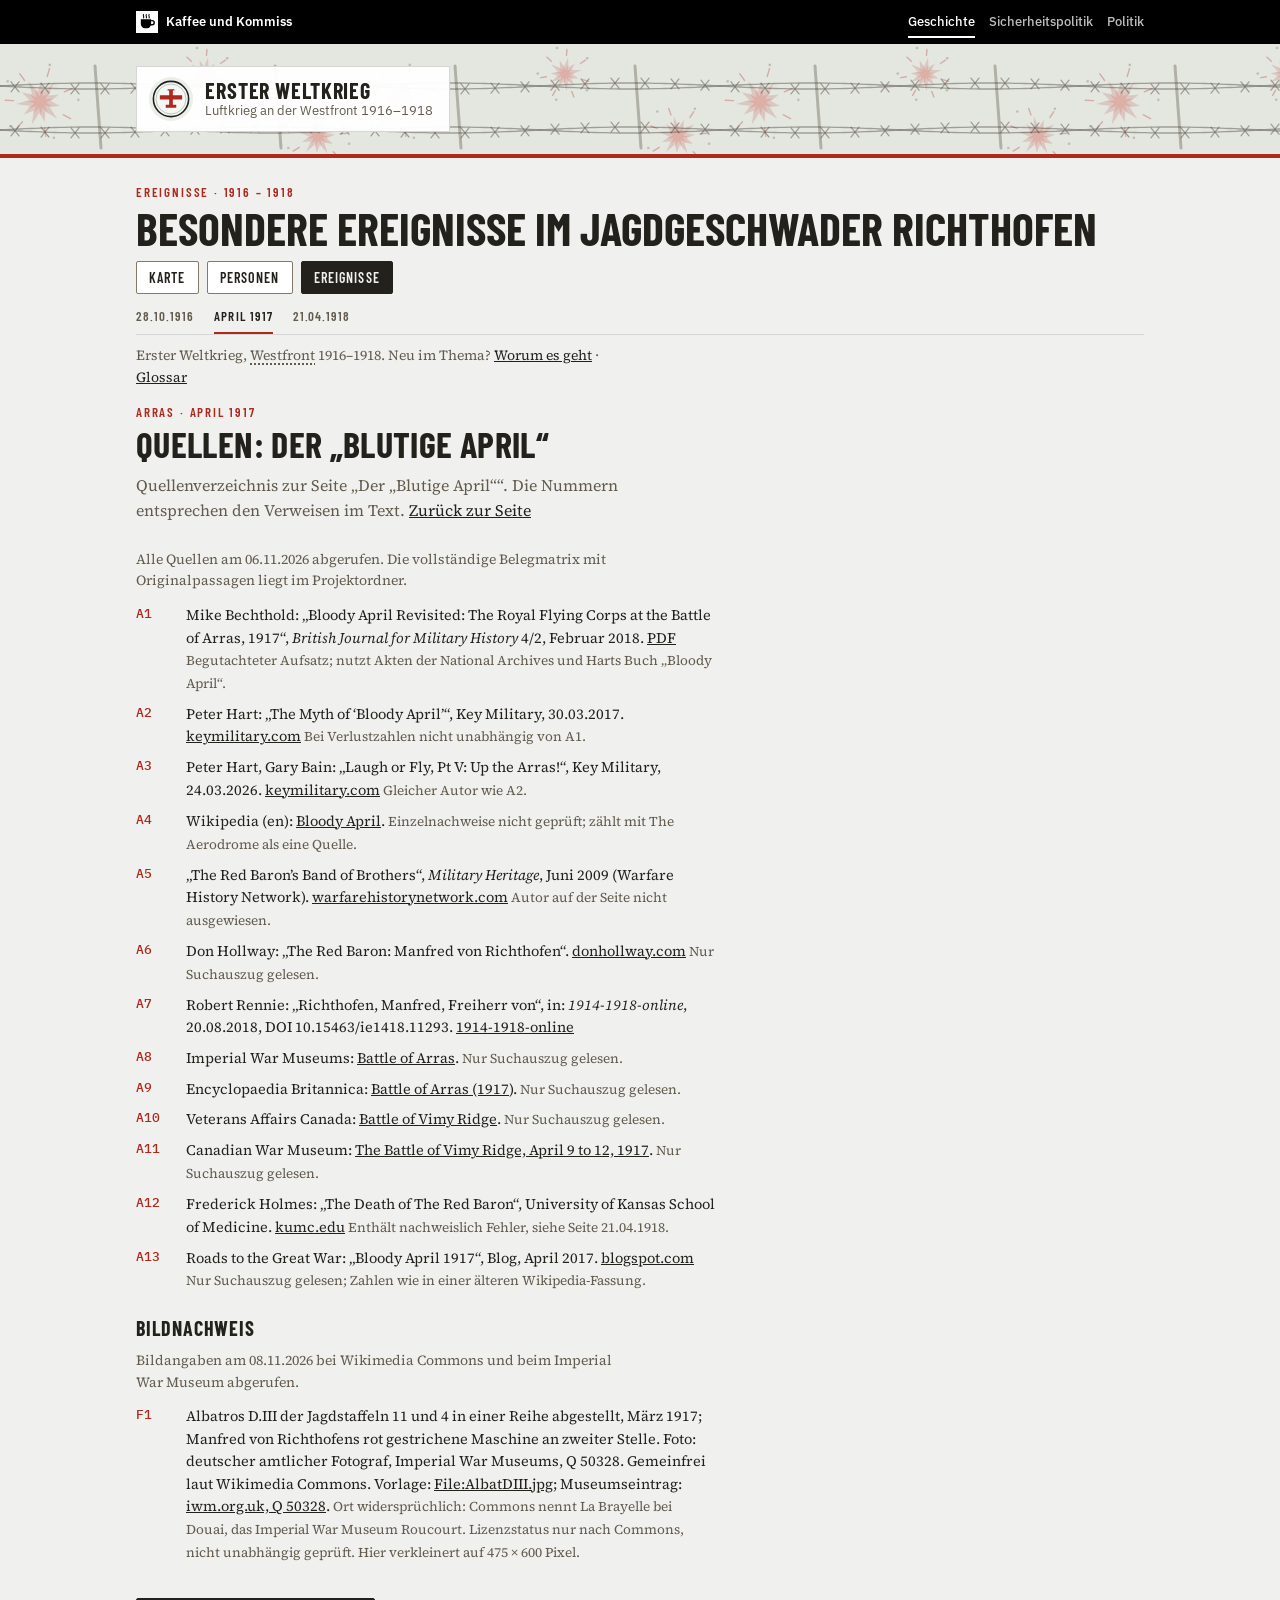
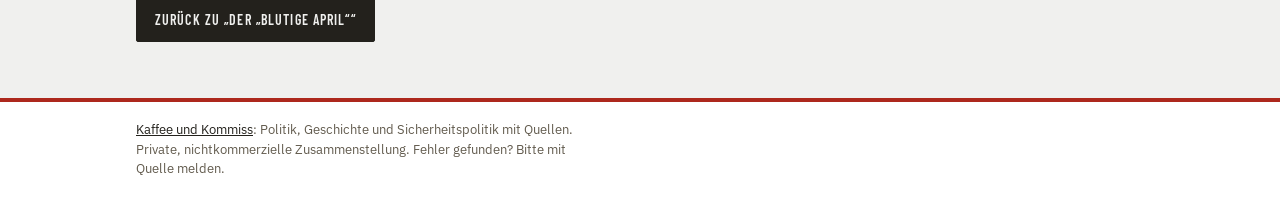
<file: quellen-april1917.html>
<!doctype html>
<html lang="de" class="kk-b-gesch">
<head>
<meta charset="utf-8">
<meta name="viewport" content="width=device-width, initial-scale=1, viewport-fit=cover">
<title>Quellen: Blutiger April 1917</title>
<meta name="description" content="Quellenverzeichnis zur Seite „Der „Blutige April““.">
<link rel="canonical" href="https://kaffeeundkommiss.github.io/erster-Weltkrieg/quellen-april1917.html">
<meta property="og:type" content="website">
<meta property="og:locale" content="de_DE">
<meta property="og:site_name" content="Erster Weltkrieg">
<meta property="og:title" content="Quellen: Blutiger April 1917">
<meta property="og:description" content="Quellenverzeichnis zur Seite „Der „Blutige April““.">
<meta property="og:url" content="https://kaffeeundkommiss.github.io/erster-Weltkrieg/quellen-april1917.html">
<!-- Vorschau für Linkvorschauen, erzeugt mit werkzeuge/vorschau.js -->
<meta property="og:image" content="https://kaffeeundkommiss.github.io/erster-Weltkrieg/vorschau/quellen-april1917.jpg?v=dabefaca">
<meta property="og:image:width" content="1200">
<meta property="og:image:height" content="630">
<meta property="og:image:alt" content="Quellen zum „Blutigen April“: Erster Weltkrieg">
<meta name="twitter:card" content="summary_large_image">
<meta name="twitter:image" content="https://kaffeeundkommiss.github.io/erster-Weltkrieg/vorschau/quellen-april1917.jpg?v=dabefaca">
<meta name="theme-color" content="#23211C" media="(prefers-color-scheme: light)">
<meta name="theme-color" content="#12110E" media="(prefers-color-scheme: dark)">
<meta name="apple-mobile-web-app-capable" content="yes">
<meta name="apple-mobile-web-app-title" content="JG Richthofen">
<link rel="icon" href="icons/favicon.svg" type="image/svg+xml">
<link rel="apple-touch-icon" sizes="180x180" href="icons/apple-touch-icon.png">
<link rel="manifest" href="manifest.webmanifest">
<link rel="stylesheet" href="site.css">
<link rel="preconnect" href="https://fonts.googleapis.com">
<link rel="preconnect" href="https://fonts.gstatic.com" crossorigin>
<link rel="stylesheet" href="https://fonts.googleapis.com/css2?family=Barlow+Condensed:wght@500;600;700&family=Source+Serif+4:opsz,wght@8..60,400;8..60,600&family=IBM+Plex+Sans:wght@400;500;600;700&family=IBM+Plex+Mono:wght@400;500;600&display=swap">
<link rel="stylesheet" href="basis.css">
<style>
/* Layout: Kopf wie auf den anderen Seiten, darunter Zahlen, Zeitleiste, Deutungen, Quellen */
:root {
  --paper: #eceee8; --panel: #f6f7f3; --ink: #1d2420; --muted: #5d6861; --rule: #c3c9c1; --border: #6f7a72;
  --j2: #6b6f6c; --j4: #2a5d91; --j6: #3f7a2e; --j10: #b07d0a; --j11: #7a3d8f; --ally: #4f6d7a; --red: #ad281d; --red-soft: rgba(173,40,29,.12);
  --f-display: "Barlow Condensed", "Arial Narrow", system-ui, sans-serif;
  --f-body: "Source Serif 4", Georgia, "Times New Roman", serif;
  --f-mono: "IBM Plex Mono", ui-monospace, Menlo, Consolas, monospace;
  color-scheme: light; padding-top: env(safe-area-inset-top, 0px); padding-bottom: env(safe-area-inset-bottom, 0px);
}
@media (prefers-color-scheme: dark) { :root:not([data-theme="light"]) {
  --paper: #121614; --panel: #181d1a; --ink: #e2e6e1; --muted: #98a39b; --rule: #313a35; --border: #7d8a82;
  --j2: #a4aaa6; --j4: #6fa3e0; --j6: #7dbb5f; --j10: #e0b33c; --j11: #c08ad6; --ally: #8fb3c4; --red: #e4533f; --red-soft: rgba(228,83,63,.16);
  color-scheme: dark } }
:root[data-theme="dark"] {
  --paper: #121614; --panel: #181d1a; --ink: #e2e6e1; --muted: #98a39b; --rule: #313a35; --border: #7d8a82;
  --j2: #a4aaa6; --j4: #6fa3e0; --j6: #7dbb5f; --j10: #e0b33c; --j11: #c08ad6; --ally: #8fb3c4; --red: #e4533f; --red-soft: rgba(228,83,63,.16);
  color-scheme: dark }

* { box-sizing: border-box }
body { margin: 0; background: var(--paper); color: var(--ink); font: 400 16px/1.55 var(--f-body) }
[hidden] { display: none !important }
.wrap { max-width: 1040px; margin: 0 auto; padding-block: 28px 56px;
  padding-left: max(16px, env(safe-area-inset-left, 0px)); padding-right: max(16px, env(safe-area-inset-right, 0px));
  display: grid; grid-template-columns: minmax(0, 1fr); gap: 26px }
.wrap > * { min-width: 0 }
header { display: grid; gap: 10px }
.brand { display: flex; align-items: center; gap: 16px }
.brand-text { display: grid; gap: 6px; min-width: 0 }
.logo { width: 76px; height: 76px; flex: none }
.logo-ring { fill: var(--panel); stroke: var(--ink); stroke-width: 3 }
.logo-inner { fill: none; stroke: var(--ink); stroke-width: 1; opacity: .5 }
.logo-plane { fill: var(--red) }
.logo-text { fill: var(--ink); font: 700 12.5px var(--f-display); letter-spacing: .16em }
.eyebrow { font: 600 13px/1 var(--f-display); letter-spacing: .14em; text-transform: uppercase; color: var(--red) }
h1 { font: 700 clamp(28px, 5vw, 46px)/1 var(--f-display); margin: 0; text-transform: uppercase; text-wrap: balance }
.lede { margin: 0; max-width: 68ch; color: var(--muted) }
.evhead { display: grid; gap: 6px; margin-top: 8px }
.evhead h2.evtitle { font: 700 clamp(26px, 4vw, 36px)/1.05 var(--f-display); text-transform: uppercase; letter-spacing: .01em; margin: 0; text-wrap: balance }
nav.pages { display: flex; gap: 8px; flex-wrap: wrap }
nav.pages a { font: 600 14px/1 var(--f-display); letter-spacing: .08em; text-transform: uppercase; color: var(--ink); text-decoration: none;
  border: 1px solid var(--border); border-radius: 2px; padding: 9px 12px 8px; background: var(--panel) }
nav.pages a[aria-current="page"] { background: var(--ink); color: var(--paper); border-color: var(--ink) }
nav.pages a[aria-current="true"] { background: var(--ink); color: var(--paper); border-color: var(--ink) }
nav.sub { display: flex; gap: 20px; border-bottom: 1px solid var(--rule); overflow-x: auto; scrollbar-width: none; margin-top: -2px }
nav.sub::-webkit-scrollbar { display: none }
nav.sub a { font: 600 13px/1 var(--f-display); letter-spacing: .08em; text-transform: uppercase; color: var(--muted); text-decoration: none;
  white-space: nowrap; padding: 8px 0 9px; border-bottom: 3px solid transparent; margin-bottom: -1px }
nav.sub a:hover { color: var(--ink) }
nav.sub a[aria-current="page"] { color: var(--ink); border-bottom-color: var(--red) }
nav.sub a:focus-visible { outline: 2px solid var(--red); outline-offset: 2px }
nav.pages a:focus-visible, button:focus-visible, summary:focus-visible { outline: 2px solid var(--red); outline-offset: 2px }
@media (max-width: 560px) { .logo { width: 56px; height: 56px } .brand { gap: 12px } }

h2 { font: 700 20px/1 var(--f-display); text-transform: uppercase; letter-spacing: .04em; margin: 0 }
.sect { display: grid; gap: 12px }
.hint { font-size: 14px; color: var(--muted); margin: 0 }


/* Zeitleiste */
.status { display: flex; flex-wrap: wrap; gap: 8px 16px; font-size: 14px; color: var(--muted); margin: 0; padding: 0; list-style: none }
.status li { display: inline-flex; align-items: center; gap: 7px }
.b { display: inline-block; font: 600 11.5px/1 var(--f-display); letter-spacing: .1em; text-transform: uppercase; padding: 4px 7px 3px; border-radius: 2px; border: 1px solid; white-space: nowrap }
.b.ok { color: var(--j6); border-color: var(--j6) }
.b.part { color: var(--j10); border-color: var(--j10) }
.b.one { color: var(--muted); border-color: var(--border); border-style: dashed }
.b.wid { color: var(--panel); background: var(--red); border-color: var(--red) }
.day { margin: 6px 0 0; font: 600 14px/1 var(--f-display); letter-spacing: .12em; text-transform: uppercase; color: var(--muted) }
ol.tl { list-style: none; margin: 0; padding: 0; display: grid; gap: 0 }
ol.tl > li { display: grid; grid-template-columns: 92px 14px minmax(0, 1fr); gap: 0 12px }
.t { font: 500 13px/1.3 var(--f-mono); color: var(--muted); padding-top: 14px; text-align: right }
.rail { position: relative }
.rail::before { content: ""; position: absolute; left: 6px; top: 0; bottom: 0; width: 2px; background: var(--rule) }
.rail::after { content: ""; position: absolute; left: 1px; top: 17px; width: 12px; height: 12px; border-radius: 50%; background: var(--panel); border: 2px solid var(--ink) }
ol.tl > li.key .rail::after { background: var(--red); border-color: var(--red) }
.card { background: var(--panel); border: 1px solid var(--rule); border-radius: 3px; padding: 11px 14px 12px; margin: 6px 0; display: grid; gap: 6px }
.card h3 { font: 600 18px/1.15 var(--f-display); margin: 0; letter-spacing: .02em }
.card p { margin: 0 }
.meta { display: flex; flex-wrap: wrap; align-items: center; gap: 6px 10px; font-size: 13.5px; color: var(--muted) }
.meta a, .src a { color: var(--ink); font-family: var(--f-mono); font-size: 12.5px }
.why { font-size: 14px; color: var(--muted); font-style: italic }
@media (max-width: 560px) {
  ol.tl > li { grid-template-columns: 14px minmax(0, 1fr); gap: 0 10px }
  .t { grid-column: 2; text-align: left; padding-top: 10px }
  .rail { grid-row: 1 / span 2; grid-column: 1 }
  .card { grid-column: 2 }
}

/* Thesen */
.theses { display: grid; grid-template-columns: repeat(auto-fill, minmax(260px, 1fr)); gap: 10px }
.th { background: var(--panel); border: 1px solid var(--rule); border-top: 3px solid var(--border); border-radius: 3px; padding: 12px 14px; display: grid; gap: 8px; align-content: start }
.th.lead { border-top-color: var(--red) }
.th h3 { font: 600 18px/1.15 var(--f-display); margin: 0 }
.th .who2 { font-size: 13.5px; color: var(--muted); margin: 0 }
.th dl { margin: 0; display: grid; gap: 6px; font-size: 14.5px }
.th dt { font: 600 12px/1 var(--f-display); letter-spacing: .12em; text-transform: uppercase; color: var(--muted) }
.th dd { margin: 0 }

/* Widersprüche, Quellen */
.tbl { width: 100%; border-collapse: collapse; font-size: 14.5px }
.tbl th, .tbl td { text-align: left; vertical-align: top; padding: 8px 10px; border-bottom: 1px solid var(--rule) }
.tbl th { font: 600 12.5px/1.2 var(--f-display); letter-spacing: .1em; text-transform: uppercase; color: var(--muted) }
.tblwrap { overflow-x: auto; -webkit-overflow-scrolling: touch }
ol.srcs { margin: 0; padding: 0; list-style: none; display: grid; gap: 8px; font-size: 14.5px }
ol.srcs li { display: grid; grid-template-columns: 40px minmax(0, 1fr); gap: 10px }
ol.srcs .id { font: 500 13px/1.5 var(--f-mono); color: var(--red) }
ol.srcs .dep { color: var(--muted); font-size: 13.5px }
ol.srcs a { color: var(--ink); overflow-wrap: anywhere }
ol.srcs li:target { background: var(--red-soft); outline: 6px solid var(--red-soft) }
.note { font-size: 13.5px; color: var(--muted); font-style: italic; margin: 0 }
.hint a, .note a, .why a, .th dd a, .meta span a { color: var(--ink) }

/* Zahlen */
.stats { display: grid; grid-template-columns: repeat(auto-fill, minmax(220px, 1fr)); gap: 10px }
.stat { background: var(--panel); border: 1px solid var(--rule); border-left: 4px solid var(--ally); border-radius: 3px; padding: 12px 14px; display: grid; gap: 6px; align-content: start }
.stat.red { border-left-color: var(--red) }
.stat .num { font: 700 40px/1 var(--f-display); letter-spacing: .01em }
.stat .lbl { font-size: 14.5px; line-height: 1.35 }
.stat .why { font-size: 13.5px }
</style>
<link rel="stylesheet" href="bereich.css">
</head>
<body>
<div class="kk-leiste"><div class="kk-in">
  <a class="kk-haus" href="https://kaffeeundkommiss.github.io/"><img src="kk-tasse.svg" alt="" width="22" height="22"><span>Kaffee und Kommiss</span></a>
  <nav class="kk-bereiche" aria-label="Bereiche"><a href="https://kaffeeundkommiss.github.io/geschichte/" aria-current="true">Geschichte</a><a href="https://kaffeeundkommiss.github.io/sicherheitspolitik/"><span class="kk-lang">Sicherheitspolitik</span><span class="kk-kurz">Sicherheit</span></a><a href="https://kaffeeundkommiss.github.io/politik/">Politik</a></nav>
</div></div>
<div class="kk-kopf"><div class="kk-in">
  <a class="kk-schild" href="index.html"><img src="icons/favicon.svg" alt="" width="44" height="44"><span><span class="kk-name" style="display:block">Erster Weltkrieg</span><span class="kk-unter" style="display:block">Luftkrieg an der Westfront 1916–1918</span></span></a>
</div></div>
<div class="wrap">
  <header>
    <div class="brand">
      <svg class="logo" viewBox="-40 -40 80 80" role="img" aria-label="Logo: Flugzeugsilhouette im Abzeichen des Jagdgeschwaders I">
        <circle r="37" class="logo-ring"/><circle r="31.5" class="logo-inner"/>
        <g transform="translate(0,-4) scale(1.8)"><path class="logo-plane" d="M-11,-3.6 h22 v4.2 h-22 z M-1.8,-8.5 h3.6 v16.5 h-3.6 z M-5.2,5.6 h10.4 v3 h-10.4 z M-3.4,-9.6 h6.8 v1.2 h-6.8 z"/></g>
        <text y="23.5" text-anchor="middle" class="logo-text">JG I</text>
      </svg>
      <div class="brand-text">
        <div class="eyebrow">Ereignisse · 1916 – 1918</div>
        <h1>Besondere Ereignisse im Jagdgeschwader Richthofen</h1>
      </div>
    </div>
    <nav class="pages" aria-label="Seiten">
      <a href="index.html">Karte</a>
      <a href="personen.html">Personen</a>
      <a href="boelcke1916.html" aria-current="true">Ereignisse</a>
    </nav>
    <nav class="sub" aria-label="Ereignisse">
      <a href="boelcke1916.html" title="Boelckes Tod">28.10.1916</a>
      <a href="april1917.html" title="Der „Blutige April“" aria-current="true">April 1917</a>
      <a href="tod.html" title="Der letzte Flug">21.04.1918</a>
    </nav>
    <div class="evhead">
      <div class="eyebrow">Arras · April 1917</div>
      <h2 class="evtitle">Quellen: Der „Blutige April“</h2>
    </div>
    <p class="lede">Quellenverzeichnis zur Seite „Der „Blutige April““. Die Nummern entsprechen den Verweisen im Text. <a href="april1917.html">Zurück zur Seite</a></p>
  </header>

  <section class="sect" aria-label="Quellenverzeichnis">
    <p class="hint">Alle Quellen am 06.11.2026 abgerufen. Die vollständige Belegmatrix mit Originalpassagen liegt im Projektordner.</p>
    <ol class="srcs">
      <li id="a1"><span class="id">A1</span><span>Mike Bechthold: „Bloody April Revisited: The Royal Flying Corps at the Battle of Arras, 1917“, <i>British Journal for Military History</i> 4/2, Februar 2018. <a href="https://ojs.gold.ac.uk/index.php/bjmh/article/download/790/pdf/1013">PDF</a> <span class="dep">Begutachteter Aufsatz; nutzt Akten der National Archives und Harts Buch „Bloody April“.</span></span></li>
      <li id="a2"><span class="id">A2</span><span>Peter Hart: „The Myth of ‘Bloody April’“, Key Military, 30.03.2017. <a href="https://www.keymilitary.com/article/myth-bloody-april">keymilitary.com</a> <span class="dep">Bei Verlustzahlen nicht unabhängig von A1.</span></span></li>
      <li id="a3"><span class="id">A3</span><span>Peter Hart, Gary Bain: „Laugh or Fly, Pt V: Up the Arras!“, Key Military, 24.03.2026. <a href="https://www.keymilitary.com/article/laugh-or-fly-3">keymilitary.com</a> <span class="dep">Gleicher Autor wie A2.</span></span></li>
      <li id="a4"><span class="id">A4</span><span>Wikipedia (en): <a href="https://en.wikipedia.org/wiki/Bloody_April">Bloody April</a>. <span class="dep">Einzelnachweise nicht geprüft; zählt mit The Aerodrome als eine Quelle.</span></span></li>
      <li id="a5"><span class="id">A5</span><span>„The Red Baron’s Band of Brothers“, <i>Military Heritage</i>, Juni 2009 (Warfare History Network). <a href="https://warfarehistorynetwork.com/article/the-red-barons-band-of-brothers/">warfarehistorynetwork.com</a> <span class="dep">Autor auf der Seite nicht ausgewiesen.</span></span></li>
      <li id="a6"><span class="id">A6</span><span>Don Hollway: „The Red Baron: Manfred von Richthofen“. <a href="https://donhollway.com/redbaron/">donhollway.com</a> <span class="dep">Nur Suchauszug gelesen.</span></span></li>
      <li id="a7"><span class="id">A7</span><span>Robert Rennie: „Richthofen, Manfred, Freiherr von“, in: <i>1914-1918-online</i>, 20.08.2018, DOI 10.15463/ie1418.11293. <a href="https://encyclopedia.1914-1918-online.net/article/richthofen-manfred-freiherr-von/">1914-1918-online</a></span></li>
      <li id="a8"><span class="id">A8</span><span>Imperial War Museums: <a href="https://www.iwm.org.uk/history/first-world-war/arras">Battle of Arras</a>. <span class="dep">Nur Suchauszug gelesen.</span></span></li>
      <li id="a9"><span class="id">A9</span><span>Encyclopaedia Britannica: <a href="https://www.britannica.com/topic/Battle-of-Arras">Battle of Arras (1917)</a>. <span class="dep">Nur Suchauszug gelesen.</span></span></li>
      <li id="a10"><span class="id">A10</span><span>Veterans Affairs Canada: <a href="https://www.veterans.gc.ca/en/remembrance/military-history/first-world-war/battle-vimy-ridge">Battle of Vimy Ridge</a>. <span class="dep">Nur Suchauszug gelesen.</span></span></li>
      <li id="a11"><span class="id">A11</span><span>Canadian War Museum: <a href="https://www.warmuseum.ca/articles/the-battle-of-vimy-ridge-april-9-to-12-1917">The Battle of Vimy Ridge, April 9 to 12, 1917</a>. <span class="dep">Nur Suchauszug gelesen.</span></span></li>
      <li id="a12"><span class="id">A12</span><span>Frederick Holmes: „The Death of The Red Baron“, University of Kansas School of Medicine. <a href="https://www.kumc.edu/school-of-medicine/academics/departments/history-and-philosophy-of-medicine/archives/wwi/essays/biography/red-baron.html">kumc.edu</a> <span class="dep">Enthält nachweislich Fehler, siehe Seite 21.04.1918.</span></span></li>
      <li id="a13"><span class="id">A13</span><span>Roads to the Great War: „Bloody April 1917“, Blog, April 2017. <a href="https://roadstothegreatwar-ww1.blogspot.com/2017/04/bloody-april-1917.html">blogspot.com</a> <span class="dep">Nur Suchauszug gelesen; Zahlen wie in einer älteren Wikipedia-Fassung.</span></span></li>
    </ol>
  </section>

  <section class="sect" aria-labelledby="bildH">
    <h2 id="bildH">Bildnachweis</h2>
    <p class="hint">Bildangaben am 08.11.2026 bei Wikimedia Commons und beim Imperial War Museum abgerufen.</p>
    <ol class="srcs">
      <li id="f1"><span class="id">F1</span><span>Albatros D.III der Jagdstaffeln 11 und 4 in einer Reihe abgestellt, März 1917; Manfred von Richthofens rot gestrichene Maschine an zweiter Stelle. Foto: deutscher amtlicher Fotograf, Imperial War Museums, Q 50328. Gemeinfrei laut Wikimedia Commons. Vorlage: <a href="https://commons.wikimedia.org/wiki/File:AlbatDIII.jpg">File:AlbatDIII.jpg</a>; Museumseintrag: <a href="https://www.iwm.org.uk/collections/item/object/205213467">iwm.org.uk, Q 50328</a>. <span class="dep">Ort widersprüchlich: Commons nennt La Brayelle bei Douai, das Imperial War Museum Roucourt. Lizenzstatus nur nach Commons, nicht unabhängig geprüft. Hier verkleinert auf 475 × 600 Pixel.</span></span></li>
    </ol>
  </section>

  <p class="qnav"><a class="qbtn" href="april1917.html">Zurück zu „Der „Blutige April““</a></p>
</div>
<script src="site.js" defer></script>
<footer class="kk-fuss"><div class="kk-in">
  <p><a href="https://kaffeeundkommiss.github.io/">Kaffee und Kommiss</a>: Politik, Geschichte und Sicherheitspolitik mit Quellen. Private, nichtkommerzielle Zusammenstellung. Fehler gefunden? Bitte mit Quelle melden.</p>
</div></footer>
</body>
</html>
</file>
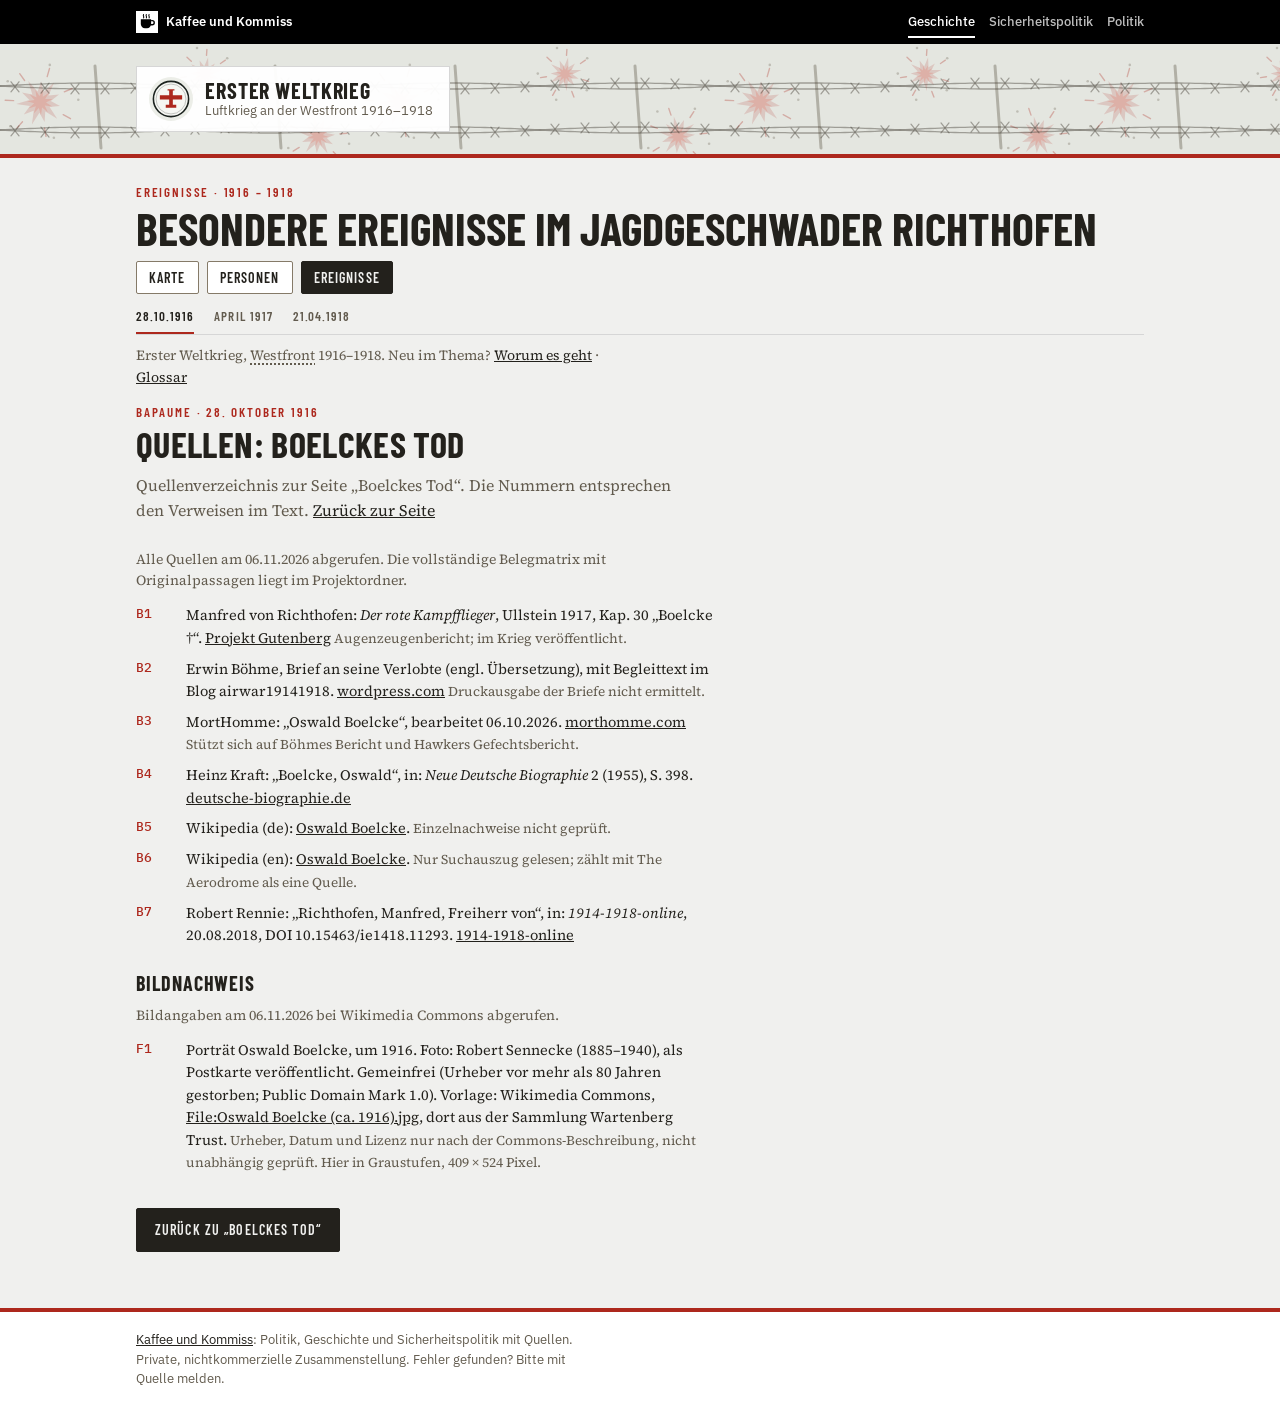
<file: quellen-boelcke1916.html>
<!doctype html>
<html lang="de" class="kk-b-gesch">
<head>
<meta charset="utf-8">
<meta name="viewport" content="width=device-width, initial-scale=1, viewport-fit=cover">
<title>Quellen: Boelckes Tod 1916</title>
<meta name="description" content="Quellenverzeichnis zur Seite „Boelckes Tod“.">
<link rel="canonical" href="https://kaffeeundkommiss.github.io/erster-Weltkrieg/quellen-boelcke1916.html">
<meta property="og:type" content="website">
<meta property="og:locale" content="de_DE">
<meta property="og:site_name" content="Erster Weltkrieg">
<meta property="og:title" content="Quellen: Boelckes Tod 1916">
<meta property="og:description" content="Quellenverzeichnis zur Seite „Boelckes Tod“.">
<meta property="og:url" content="https://kaffeeundkommiss.github.io/erster-Weltkrieg/quellen-boelcke1916.html">
<!-- Vorschau für Linkvorschauen, erzeugt mit werkzeuge/vorschau.js -->
<meta property="og:image" content="https://kaffeeundkommiss.github.io/erster-Weltkrieg/vorschau/quellen-boelcke1916.jpg?v=14afc464">
<meta property="og:image:width" content="1200">
<meta property="og:image:height" content="630">
<meta property="og:image:alt" content="Quellen zu Boelckes Tod: Erster Weltkrieg">
<meta name="twitter:card" content="summary_large_image">
<meta name="twitter:image" content="https://kaffeeundkommiss.github.io/erster-Weltkrieg/vorschau/quellen-boelcke1916.jpg?v=14afc464">
<meta name="theme-color" content="#23211C" media="(prefers-color-scheme: light)">
<meta name="theme-color" content="#12110E" media="(prefers-color-scheme: dark)">
<meta name="apple-mobile-web-app-capable" content="yes">
<meta name="apple-mobile-web-app-title" content="JG Richthofen">
<link rel="icon" href="icons/favicon.svg" type="image/svg+xml">
<link rel="apple-touch-icon" sizes="180x180" href="icons/apple-touch-icon.png">
<link rel="manifest" href="manifest.webmanifest">
<link rel="stylesheet" href="site.css">
<link rel="preconnect" href="https://fonts.googleapis.com">
<link rel="preconnect" href="https://fonts.gstatic.com" crossorigin>
<link rel="stylesheet" href="https://fonts.googleapis.com/css2?family=Barlow+Condensed:wght@500;600;700&family=Source+Serif+4:opsz,wght@8..60,400;8..60,600&family=IBM+Plex+Sans:wght@400;500;600;700&family=IBM+Plex+Mono:wght@400;500;600&display=swap">
<link rel="stylesheet" href="basis.css">
<style>
/* Layout: Kopf wie auf den anderen Seiten, darunter Zeitleiste, Thesen, Widersprüche, Quellen */
:root {
  --paper: #eceee8; --panel: #f6f7f3; --ink: #1d2420; --muted: #5d6861; --rule: #c3c9c1; --border: #6f7a72;
  --j2: #6b6f6c; --j4: #2a5d91; --j6: #3f7a2e; --j10: #b07d0a; --j11: #7a3d8f; --ally: #4f6d7a; --red: #ad281d; --red-soft: rgba(173,40,29,.12);
  --f-display: "Barlow Condensed", "Arial Narrow", system-ui, sans-serif;
  --f-body: "Source Serif 4", Georgia, "Times New Roman", serif;
  --f-mono: "IBM Plex Mono", ui-monospace, Menlo, Consolas, monospace;
  color-scheme: light; padding-top: env(safe-area-inset-top, 0px); padding-bottom: env(safe-area-inset-bottom, 0px);
}
@media (prefers-color-scheme: dark) { :root:not([data-theme="light"]) {
  --paper: #121614; --panel: #181d1a; --ink: #e2e6e1; --muted: #98a39b; --rule: #313a35; --border: #7d8a82;
  --j2: #a4aaa6; --j4: #6fa3e0; --j6: #7dbb5f; --j10: #e0b33c; --j11: #c08ad6; --ally: #8fb3c4; --red: #e4533f; --red-soft: rgba(228,83,63,.16);
  color-scheme: dark } }
:root[data-theme="dark"] {
  --paper: #121614; --panel: #181d1a; --ink: #e2e6e1; --muted: #98a39b; --rule: #313a35; --border: #7d8a82;
  --j2: #a4aaa6; --j4: #6fa3e0; --j6: #7dbb5f; --j10: #e0b33c; --j11: #c08ad6; --ally: #8fb3c4; --red: #e4533f; --red-soft: rgba(228,83,63,.16);
  color-scheme: dark }

* { box-sizing: border-box }
body { margin: 0; background: var(--paper); color: var(--ink); font: 400 16px/1.55 var(--f-body) }
[hidden] { display: none !important }
.wrap { max-width: 1040px; margin: 0 auto; padding-block: 28px 56px;
  padding-left: max(16px, env(safe-area-inset-left, 0px)); padding-right: max(16px, env(safe-area-inset-right, 0px));
  display: grid; grid-template-columns: minmax(0, 1fr); gap: 26px }
.wrap > * { min-width: 0 }
header { display: grid; gap: 10px }
.brand { display: flex; align-items: center; gap: 16px }
.brand-text { display: grid; gap: 6px; min-width: 0 }
.logo { width: 76px; height: 76px; flex: none }
.logo-ring { fill: var(--panel); stroke: var(--ink); stroke-width: 3 }
.logo-inner { fill: none; stroke: var(--ink); stroke-width: 1; opacity: .5 }
.logo-plane { fill: var(--red) }
.logo-text { fill: var(--ink); font: 700 12.5px var(--f-display); letter-spacing: .16em }
.eyebrow { font: 600 13px/1 var(--f-display); letter-spacing: .14em; text-transform: uppercase; color: var(--red) }
h1 { font: 700 clamp(28px, 5vw, 46px)/1 var(--f-display); margin: 0; text-transform: uppercase; text-wrap: balance }
.lede { margin: 0; max-width: 68ch; color: var(--muted) }
.evhead { display: grid; gap: 6px; margin-top: 8px }
.evhead h2.evtitle { font: 700 clamp(26px, 4vw, 36px)/1.05 var(--f-display); text-transform: uppercase; letter-spacing: .01em; margin: 0; text-wrap: balance }
nav.pages { display: flex; gap: 8px; flex-wrap: wrap }
nav.pages a { font: 600 14px/1 var(--f-display); letter-spacing: .08em; text-transform: uppercase; color: var(--ink); text-decoration: none;
  border: 1px solid var(--border); border-radius: 2px; padding: 9px 12px 8px; background: var(--panel) }
nav.pages a[aria-current="page"] { background: var(--ink); color: var(--paper); border-color: var(--ink) }
nav.pages a[aria-current="true"] { background: var(--ink); color: var(--paper); border-color: var(--ink) }
nav.sub { display: flex; gap: 20px; border-bottom: 1px solid var(--rule); overflow-x: auto; scrollbar-width: none; margin-top: -2px }
nav.sub::-webkit-scrollbar { display: none }
nav.sub a { font: 600 13px/1 var(--f-display); letter-spacing: .08em; text-transform: uppercase; color: var(--muted); text-decoration: none;
  white-space: nowrap; padding: 8px 0 9px; border-bottom: 3px solid transparent; margin-bottom: -1px }
nav.sub a:hover { color: var(--ink) }
nav.sub a[aria-current="page"] { color: var(--ink); border-bottom-color: var(--red) }
nav.sub a:focus-visible { outline: 2px solid var(--red); outline-offset: 2px }
nav.pages a:focus-visible, button:focus-visible, summary:focus-visible { outline: 2px solid var(--red); outline-offset: 2px }
@media (max-width: 560px) { .logo { width: 56px; height: 56px } .brand { gap: 12px } }

h2 { font: 700 20px/1 var(--f-display); text-transform: uppercase; letter-spacing: .04em; margin: 0 }
.sect { display: grid; gap: 12px }
.hint { font-size: 14px; color: var(--muted); margin: 0 }


/* Zeitleiste */
.status { display: flex; flex-wrap: wrap; gap: 8px 16px; font-size: 14px; color: var(--muted); margin: 0; padding: 0; list-style: none }
.status li { display: inline-flex; align-items: center; gap: 7px }
.b { display: inline-block; font: 600 11.5px/1 var(--f-display); letter-spacing: .1em; text-transform: uppercase; padding: 4px 7px 3px; border-radius: 2px; border: 1px solid; white-space: nowrap }
.b.ok { color: var(--j6); border-color: var(--j6) }
.b.part { color: var(--j10); border-color: var(--j10) }
.b.one { color: var(--muted); border-color: var(--border); border-style: dashed }
.b.wid { color: var(--panel); background: var(--red); border-color: var(--red) }
.day { margin: 6px 0 0; font: 600 14px/1 var(--f-display); letter-spacing: .12em; text-transform: uppercase; color: var(--muted) }
ol.tl { list-style: none; margin: 0; padding: 0; display: grid; gap: 0 }
ol.tl > li { display: grid; grid-template-columns: 92px 14px minmax(0, 1fr); gap: 0 12px }
.t { font: 500 13px/1.3 var(--f-mono); color: var(--muted); padding-top: 14px; text-align: right }
.rail { position: relative }
.rail::before { content: ""; position: absolute; left: 6px; top: 0; bottom: 0; width: 2px; background: var(--rule) }
.rail::after { content: ""; position: absolute; left: 1px; top: 17px; width: 12px; height: 12px; border-radius: 50%; background: var(--panel); border: 2px solid var(--ink) }
ol.tl > li.key .rail::after { background: var(--red); border-color: var(--red) }
.card { background: var(--panel); border: 1px solid var(--rule); border-radius: 3px; padding: 11px 14px 12px; margin: 6px 0; display: grid; gap: 6px }
.card h3 { font: 600 18px/1.15 var(--f-display); margin: 0; letter-spacing: .02em }
.card p { margin: 0 }
.meta { display: flex; flex-wrap: wrap; align-items: center; gap: 6px 10px; font-size: 13.5px; color: var(--muted) }
.meta a, .src a { color: var(--ink); font-family: var(--f-mono); font-size: 12.5px }
.why { font-size: 14px; color: var(--muted); font-style: italic }
@media (max-width: 560px) {
  ol.tl > li { grid-template-columns: 14px minmax(0, 1fr); gap: 0 10px }
  .t { grid-column: 2; text-align: left; padding-top: 10px }
  .rail { grid-row: 1 / span 2; grid-column: 1 }
  .card { grid-column: 2 }
}

/* Thesen */
.theses { display: grid; grid-template-columns: repeat(auto-fill, minmax(260px, 1fr)); gap: 10px }
.th { background: var(--panel); border: 1px solid var(--rule); border-top: 3px solid var(--border); border-radius: 3px; padding: 12px 14px; display: grid; gap: 8px; align-content: start }
.th.lead { border-top-color: var(--red) }
.th h3 { font: 600 18px/1.15 var(--f-display); margin: 0 }
.th .who2 { font-size: 13.5px; color: var(--muted); margin: 0 }
.th dl { margin: 0; display: grid; gap: 6px; font-size: 14.5px }
.th dt { font: 600 12px/1 var(--f-display); letter-spacing: .12em; text-transform: uppercase; color: var(--muted) }
.th dd { margin: 0 }

/* Widersprüche, Quellen */
.tbl { width: 100%; border-collapse: collapse; font-size: 14.5px }
.tbl th, .tbl td { text-align: left; vertical-align: top; padding: 8px 10px; border-bottom: 1px solid var(--rule) }
.tbl th { font: 600 12.5px/1.2 var(--f-display); letter-spacing: .1em; text-transform: uppercase; color: var(--muted) }
.tblwrap { overflow-x: auto; -webkit-overflow-scrolling: touch }
ol.srcs { margin: 0; padding: 0; list-style: none; display: grid; gap: 8px; font-size: 14.5px }
ol.srcs li { display: grid; grid-template-columns: 40px minmax(0, 1fr); gap: 10px }
ol.srcs .id { font: 500 13px/1.5 var(--f-mono); color: var(--red) }
ol.srcs .dep { color: var(--muted); font-size: 13.5px }
ol.srcs a { color: var(--ink); overflow-wrap: anywhere }
ol.srcs li:target { background: var(--red-soft); outline: 6px solid var(--red-soft) }
.note { font-size: 13.5px; color: var(--muted); font-style: italic; margin: 0 }
.hint a, .note a, .why a, .th dd a, .meta span a { color: var(--ink) }
</style>
<link rel="stylesheet" href="bereich.css">
</head>
<body>
<div class="kk-leiste"><div class="kk-in">
  <a class="kk-haus" href="https://kaffeeundkommiss.github.io/"><img src="kk-tasse.svg" alt="" width="22" height="22"><span>Kaffee und Kommiss</span></a>
  <nav class="kk-bereiche" aria-label="Bereiche"><a href="https://kaffeeundkommiss.github.io/geschichte/" aria-current="true">Geschichte</a><a href="https://kaffeeundkommiss.github.io/sicherheitspolitik/"><span class="kk-lang">Sicherheitspolitik</span><span class="kk-kurz">Sicherheit</span></a><a href="https://kaffeeundkommiss.github.io/politik/">Politik</a></nav>
</div></div>
<div class="kk-kopf"><div class="kk-in">
  <a class="kk-schild" href="index.html"><img src="icons/favicon.svg" alt="" width="44" height="44"><span><span class="kk-name" style="display:block">Erster Weltkrieg</span><span class="kk-unter" style="display:block">Luftkrieg an der Westfront 1916–1918</span></span></a>
</div></div>
<div class="wrap">
  <header>
    <div class="brand">
      <svg class="logo" viewBox="-40 -40 80 80" role="img" aria-label="Logo: Flugzeugsilhouette im Abzeichen des Jagdgeschwaders I">
        <circle r="37" class="logo-ring"/><circle r="31.5" class="logo-inner"/>
        <g transform="translate(0,-4) scale(1.8)"><path class="logo-plane" d="M-11,-3.6 h22 v4.2 h-22 z M-1.8,-8.5 h3.6 v16.5 h-3.6 z M-5.2,5.6 h10.4 v3 h-10.4 z M-3.4,-9.6 h6.8 v1.2 h-6.8 z"/></g>
        <text y="23.5" text-anchor="middle" class="logo-text">JG I</text>
      </svg>
      <div class="brand-text">
        <div class="eyebrow">Ereignisse · 1916 – 1918</div>
        <h1>Besondere Ereignisse im Jagdgeschwader Richthofen</h1>
      </div>
    </div>
    <nav class="pages" aria-label="Seiten">
      <a href="index.html">Karte</a>
      <a href="personen.html">Personen</a>
      <a href="boelcke1916.html" aria-current="true">Ereignisse</a>
    </nav>
    <nav class="sub" aria-label="Ereignisse">
      <a href="boelcke1916.html" title="Boelckes Tod" aria-current="true">28.10.1916</a>
      <a href="april1917.html" title="Der „Blutige April“">April 1917</a>
      <a href="tod.html" title="Der letzte Flug">21.04.1918</a>
    </nav>
    <div class="evhead">
      <div class="eyebrow">Bapaume · 28. Oktober 1916</div>
      <h2 class="evtitle">Quellen: Boelckes Tod</h2>
    </div>
    <p class="lede">Quellenverzeichnis zur Seite „Boelckes Tod“. Die Nummern entsprechen den Verweisen im Text. <a href="boelcke1916.html">Zurück zur Seite</a></p>
  </header>

  <section class="sect" aria-label="Quellenverzeichnis">
    <p class="hint">Alle Quellen am 06.11.2026 abgerufen. Die vollständige Belegmatrix mit Originalpassagen liegt im Projektordner.</p>
    <ol class="srcs">
      <li id="b1"><span class="id">B1</span><span>Manfred von Richthofen: <i>Der rote Kampfflieger</i>, Ullstein 1917, Kap. 30 „Boelcke †“. <a href="https://projekt-gutenberg.org/authors/manfred-von-richthofen/books/der-rote-kampfflieger/chapter/30/">Projekt Gutenberg</a> <span class="dep">Augenzeugenbericht; im Krieg veröffentlicht.</span></span></li>
      <li id="b2"><span class="id">B2</span><span>Erwin Böhme, Brief an seine Verlobte (engl. Übersetzung), mit Begleittext im Blog airwar19141918. <a href="https://airwar19141918.wordpress.com/tag/arthur-gerald-knight/">wordpress.com</a> <span class="dep">Druckausgabe der Briefe nicht ermittelt.</span></span></li>
      <li id="b3"><span class="id">B3</span><span>MortHomme: „Oswald Boelcke“, bearbeitet 06.10.2026. <a href="https://www.morthomme.com/oswald-boelcke/">morthomme.com</a> <span class="dep">Stützt sich auf Böhmes Bericht und Hawkers Gefechtsbericht.</span></span></li>
      <li id="b4"><span class="id">B4</span><span>Heinz Kraft: „Boelcke, Oswald“, in: <i>Neue Deutsche Biographie</i> 2 (1955), S. 398. <a href="https://www.deutsche-biographie.de/gnd119256843.html">deutsche-biographie.de</a></span></li>
      <li id="b5"><span class="id">B5</span><span>Wikipedia (de): <a href="https://de.wikipedia.org/wiki/Oswald_Boelcke">Oswald Boelcke</a>. <span class="dep">Einzelnachweise nicht geprüft.</span></span></li>
      <li id="b6"><span class="id">B6</span><span>Wikipedia (en): <a href="https://en.wikipedia.org/wiki/Oswald_Boelcke">Oswald Boelcke</a>. <span class="dep">Nur Suchauszug gelesen; zählt mit The Aerodrome als eine Quelle.</span></span></li>
      <li id="b7"><span class="id">B7</span><span>Robert Rennie: „Richthofen, Manfred, Freiherr von“, in: <i>1914-1918-online</i>, 20.08.2018, DOI 10.15463/ie1418.11293. <a href="https://encyclopedia.1914-1918-online.net/article/richthofen-manfred-freiherr-von/">1914-1918-online</a></span></li>
    </ol>
  </section>

  <section class="sect" aria-labelledby="bildH">
    <h2 id="bildH">Bildnachweis</h2>
    <p class="hint">Bildangaben am 06.11.2026 bei Wikimedia Commons abgerufen.</p>
    <ol class="srcs">
      <li id="f1"><span class="id">F1</span><span>Porträt Oswald Boelcke, um 1916. Foto: Robert Sennecke (1885–1940), als Postkarte veröffentlicht. Gemeinfrei (Urheber vor mehr als 80 Jahren gestorben; Public Domain Mark 1.0). Vorlage: Wikimedia Commons, <a href="https://commons.wikimedia.org/wiki/File:Oswald_Boelcke_(ca._1916).jpg">File:Oswald Boelcke (ca. 1916).jpg</a>, dort aus der Sammlung Wartenberg Trust. <span class="dep">Urheber, Datum und Lizenz nur nach der Commons-Beschreibung, nicht unabhängig geprüft. Hier in Graustufen, 409 × 524 Pixel.</span></span></li>
    </ol>
  </section>

  <p class="qnav"><a class="qbtn" href="boelcke1916.html">Zurück zu „Boelckes Tod“</a></p>
</div>
<script src="site.js" defer></script>
<footer class="kk-fuss"><div class="kk-in">
  <p><a href="https://kaffeeundkommiss.github.io/">Kaffee und Kommiss</a>: Politik, Geschichte und Sicherheitspolitik mit Quellen. Private, nichtkommerzielle Zusammenstellung. Fehler gefunden? Bitte mit Quelle melden.</p>
</div></footer>
</body>
</html>
</file>
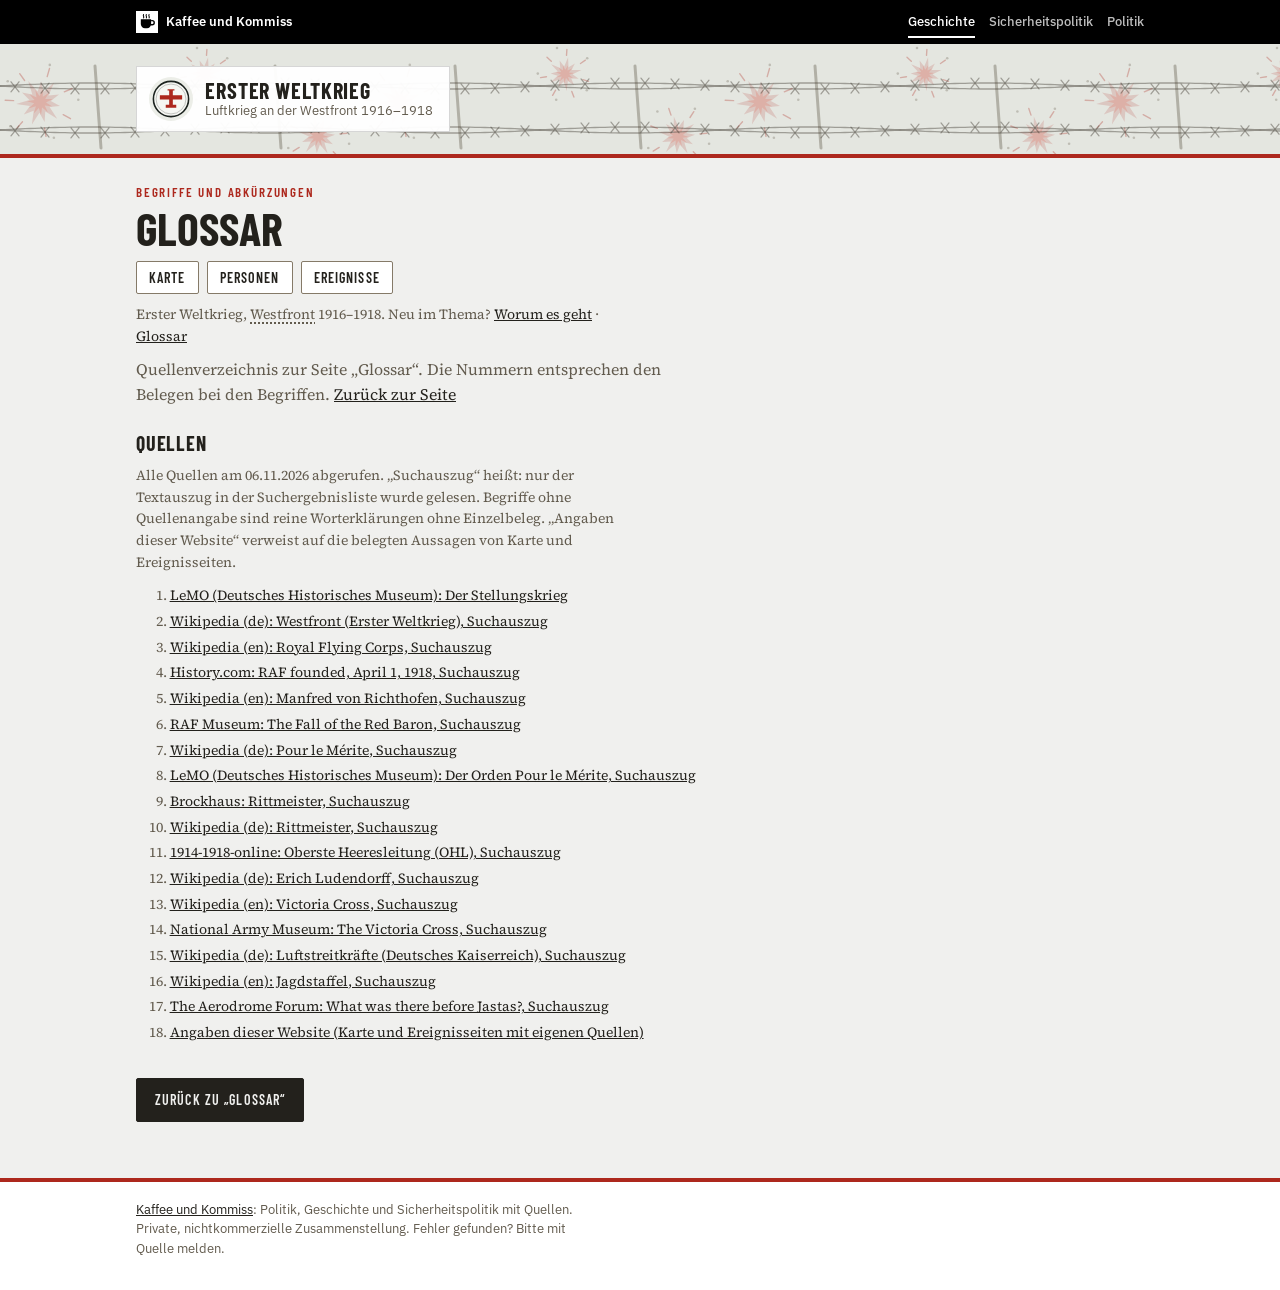
<file: quellen-glossar.html>
<!doctype html>
<html lang="de" class="kk-b-gesch">
<head>
<meta charset="utf-8">
<meta name="viewport" content="width=device-width, initial-scale=1, viewport-fit=cover">
<title>Quellen: Glossar: Jagdgeschwader Richthofen</title>
<meta name="description" content="Quellenverzeichnis zur Seite „Glossar“.">
<link rel="canonical" href="https://kaffeeundkommiss.github.io/erster-Weltkrieg/quellen-glossar.html">
<meta property="og:type" content="website">
<meta property="og:locale" content="de_DE">
<meta property="og:site_name" content="Erster Weltkrieg">
<meta property="og:title" content="Quellen: Glossar: Jagdgeschwader Richthofen">
<meta property="og:description" content="Quellenverzeichnis zur Seite „Glossar“.">
<meta property="og:url" content="https://kaffeeundkommiss.github.io/erster-Weltkrieg/quellen-glossar.html">
<!-- Vorschau für Linkvorschauen, erzeugt mit werkzeuge/vorschau.js -->
<meta property="og:image" content="https://kaffeeundkommiss.github.io/erster-Weltkrieg/vorschau/quellen-glossar.jpg?v=fca0a1c7">
<meta property="og:image:width" content="1200">
<meta property="og:image:height" content="630">
<meta property="og:image:alt" content="Quellen zum Glossar: Erster Weltkrieg">
<meta name="twitter:card" content="summary_large_image">
<meta name="twitter:image" content="https://kaffeeundkommiss.github.io/erster-Weltkrieg/vorschau/quellen-glossar.jpg?v=fca0a1c7">
<meta name="theme-color" content="#23211C" media="(prefers-color-scheme: light)">
<meta name="theme-color" content="#12110E" media="(prefers-color-scheme: dark)">
<meta name="apple-mobile-web-app-capable" content="yes">
<meta name="apple-mobile-web-app-title" content="JG Richthofen">
<link rel="icon" href="icons/favicon.svg" type="image/svg+xml">
<link rel="apple-touch-icon" sizes="180x180" href="icons/apple-touch-icon.png">
<link rel="manifest" href="manifest.webmanifest">
<link rel="stylesheet" href="site.css">
<link rel="preconnect" href="https://fonts.googleapis.com">
<link rel="preconnect" href="https://fonts.gstatic.com" crossorigin>
<link rel="stylesheet" href="https://fonts.googleapis.com/css2?family=Barlow+Condensed:wght@500;600;700&family=Source+Serif+4:opsz,wght@8..60,400;8..60,600&family=IBM+Plex+Sans:wght@400;500;600;700&family=IBM+Plex+Mono:wght@400;500;600&display=swap">
<link rel="stylesheet" href="basis.css">
<style>
/* Glossar: Kopf wie auf den anderen Seiten, darunter die Begriffe aus site.js */
:root {
  --paper: #eceee8; --panel: #f6f7f3; --ink: #1d2420; --muted: #5d6861; --rule: #c3c9c1; --border: #6f7a72;
  --j2: #6b6f6c; --j4: #2a5d91; --j6: #3f7a2e; --j10: #b07d0a; --j11: #7a3d8f; --ally: #4f6d7a; --red: #ad281d; --red-soft: rgba(173,40,29,.12);
  --f-display: "Barlow Condensed", "Arial Narrow", system-ui, sans-serif;
  --f-body: "Source Serif 4", Georgia, "Times New Roman", serif;
  --f-mono: "IBM Plex Mono", ui-monospace, Menlo, Consolas, monospace;
  color-scheme: light; padding-top: env(safe-area-inset-top, 0px); padding-bottom: env(safe-area-inset-bottom, 0px);
}
@media (prefers-color-scheme: dark) { :root:not([data-theme="light"]) {
  --paper: #121614; --panel: #181d1a; --ink: #e2e6e1; --muted: #98a39b; --rule: #313a35; --border: #7d8a82;
  --j2: #a4aaa6; --j4: #6fa3e0; --j6: #7dbb5f; --j10: #e0b33c; --j11: #c08ad6; --ally: #8fb3c4; --red: #e4533f; --red-soft: rgba(228,83,63,.16);
  color-scheme: dark } }
:root[data-theme="dark"] {
  --paper: #121614; --panel: #181d1a; --ink: #e2e6e1; --muted: #98a39b; --rule: #313a35; --border: #7d8a82;
  --j2: #a4aaa6; --j4: #6fa3e0; --j6: #7dbb5f; --j10: #e0b33c; --j11: #c08ad6; --ally: #8fb3c4; --red: #e4533f; --red-soft: rgba(228,83,63,.16);
  color-scheme: dark }

* { box-sizing: border-box }
body { margin: 0; background: var(--paper); color: var(--ink); font: 400 16px/1.55 var(--f-body) }
[hidden] { display: none !important }
.wrap { max-width: 1040px; margin: 0 auto; padding-block: 28px 56px;
  padding-left: max(16px, env(safe-area-inset-left, 0px)); padding-right: max(16px, env(safe-area-inset-right, 0px));
  display: grid; grid-template-columns: minmax(0, 1fr); gap: 26px }
.wrap > * { min-width: 0 }
header { display: grid; gap: 10px }
.brand { display: flex; align-items: center; gap: 16px }
.brand-text { display: grid; gap: 6px; min-width: 0 }
.logo { width: 76px; height: 76px; flex: none }
.logo-ring { fill: var(--panel); stroke: var(--ink); stroke-width: 3 }
.logo-inner { fill: none; stroke: var(--ink); stroke-width: 1; opacity: .5 }
.logo-plane { fill: var(--red) }
.logo-text { fill: var(--ink); font: 700 12.5px var(--f-display); letter-spacing: .16em }
.eyebrow { font: 600 13px/1 var(--f-display); letter-spacing: .14em; text-transform: uppercase; color: var(--red) }
h1 { font: 700 clamp(28px, 5vw, 46px)/1 var(--f-display); margin: 0; text-transform: uppercase; text-wrap: balance }
.lede { margin: 0; max-width: 68ch; color: var(--muted) }
nav.pages { display: flex; gap: 8px; flex-wrap: wrap }
nav.pages a { font: 600 14px/1 var(--f-display); letter-spacing: .08em; text-transform: uppercase; color: var(--ink); text-decoration: none;
  border: 1px solid var(--border); border-radius: 2px; padding: 9px 12px 8px; background: var(--panel) }
nav.pages a[aria-current="page"] { background: var(--ink); color: var(--paper); border-color: var(--ink) }
nav.pages a[aria-current="true"] { background: var(--ink); color: var(--paper); border-color: var(--ink) }
nav.sub { display: flex; gap: 20px; border-bottom: 1px solid var(--rule); overflow-x: auto; scrollbar-width: none; margin-top: -2px }
nav.sub::-webkit-scrollbar { display: none }
nav.sub a { font: 600 13px/1 var(--f-display); letter-spacing: .08em; text-transform: uppercase; color: var(--muted); text-decoration: none;
  white-space: nowrap; padding: 8px 0 9px; border-bottom: 3px solid transparent; margin-bottom: -1px }
nav.sub a:hover { color: var(--ink) }
nav.sub a[aria-current="page"] { color: var(--ink); border-bottom-color: var(--red) }
nav.sub a:focus-visible { outline: 2px solid var(--red); outline-offset: 2px }
nav.pages a:focus-visible, button:focus-visible, summary:focus-visible { outline: 2px solid var(--red); outline-offset: 2px }
@media (max-width: 560px) { .logo { width: 56px; height: 56px } .brand { gap: 12px } }

h2 { font: 700 20px/1 var(--f-display); text-transform: uppercase; letter-spacing: .04em; margin: 0 }
.sect { display: grid; gap: 12px }
.hint { font-size: 14px; color: var(--muted); margin: 0 } .hint a { color: var(--ink) }
dl.gloss { margin: 0; display: grid; gap: 10px }
dl.gloss > div { background: var(--panel); border: 1px solid var(--rule); border-radius: 3px; padding: 11px 14px 12px; display: grid; gap: 5px; scroll-margin-top: 16px }
dl.gloss > div:target { border-left: 4px solid var(--red) }
dl.gloss dt { font: 700 18px/1.15 var(--f-display); letter-spacing: .03em }
dl.gloss dd { margin: 0 }
dl.gloss .gsrc { font-size: 13.5px; color: var(--muted) } dl.gloss .gsrc a { color: var(--ink) }
ol.gsrcs { margin: 0; padding-left: 2.4em; display: grid; gap: 4px; font-size: 14px; color: var(--muted) } ol.gsrcs a { color: var(--ink); overflow-wrap: anywhere }
</style>
<link rel="stylesheet" href="bereich.css">
</head>
<body>
<div class="kk-leiste"><div class="kk-in">
  <a class="kk-haus" href="https://kaffeeundkommiss.github.io/"><img src="kk-tasse.svg" alt="" width="22" height="22"><span>Kaffee und Kommiss</span></a>
  <nav class="kk-bereiche" aria-label="Bereiche"><a href="https://kaffeeundkommiss.github.io/geschichte/" aria-current="true">Geschichte</a><a href="https://kaffeeundkommiss.github.io/sicherheitspolitik/"><span class="kk-lang">Sicherheitspolitik</span><span class="kk-kurz">Sicherheit</span></a><a href="https://kaffeeundkommiss.github.io/politik/">Politik</a></nav>
</div></div>
<div class="kk-kopf"><div class="kk-in">
  <a class="kk-schild" href="index.html"><img src="icons/favicon.svg" alt="" width="44" height="44"><span><span class="kk-name" style="display:block">Erster Weltkrieg</span><span class="kk-unter" style="display:block">Luftkrieg an der Westfront 1916–1918</span></span></a>
</div></div>
<div class="wrap">
  <header>
    <div class="brand">
      <svg class="logo" viewBox="-40 -40 80 80" role="img" aria-label="Logo: Flugzeugsilhouette im Abzeichen des Jagdgeschwaders I">
        <circle r="37" class="logo-ring"/><circle r="31.5" class="logo-inner"/>
        <g transform="translate(0,-4) scale(1.8)"><path class="logo-plane" d="M-11,-3.6 h22 v4.2 h-22 z M-1.8,-8.5 h3.6 v16.5 h-3.6 z M-5.2,5.6 h10.4 v3 h-10.4 z M-3.4,-9.6 h6.8 v1.2 h-6.8 z"/></g>
        <text y="23.5" text-anchor="middle" class="logo-text">JG I</text>
      </svg>
      <div class="brand-text">
        <div class="eyebrow">Begriffe und Abkürzungen</div>
        <h1>Glossar</h1>
      </div>
    </div>
    <nav class="pages" aria-label="Seiten">
      <a href="index.html">Karte</a>
      <a href="personen.html">Personen</a>
      <a href="boelcke1916.html">Ereignisse</a>
    </nav>
    <p class="lede">Quellenverzeichnis zur Seite „Glossar“. Die Nummern entsprechen den Belegen bei den Begriffen. <a href="glossar.html">Zurück zur Seite</a></p>
  </header>

  <section class="sect" aria-labelledby="qH">
    <h2 id="qH">Quellen</h2>
    <p class="hint">Alle Quellen am 06.11.2026 abgerufen. „Suchauszug“ heißt: nur der Textauszug in der Suchergebnisliste wurde gelesen. Begriffe ohne Quellenangabe sind reine Worterklärungen ohne Einzelbeleg. „Angaben dieser Website“ verweist auf die belegten Aussagen von Karte und Ereignisseiten.</p>
    <ol class="gsrcs" id="gsrcs"></ol>
  </section>

  <p class="qnav"><a class="qbtn" href="glossar.html">Zurück zu „Glossar“</a></p>
</div>
<script src="site.js"></script>
<script>
(() => {
  const S = window.GSRC || {};
  const keys = Object.keys(S);
  const esc = t => t.replace(/[&<>"]/g, c => ({ "&": "&amp;", "<": "&lt;", ">": "&gt;", '"': "&quot;" }[c]));
  document.getElementById("gsrcs").innerHTML = keys.map(k => `<li id="q-${k}"><a href="${S[k][1]}"${S[k][1].startsWith("http") ? ' target="_blank" rel="noopener"' : ""}>${esc(S[k][0])}</a></li>`).join("");
  if (location.hash) { const t = document.getElementById(location.hash.slice(1)); if (t) t.scrollIntoView(); }
})();
</script>
<footer class="kk-fuss"><div class="kk-in">
  <p><a href="https://kaffeeundkommiss.github.io/">Kaffee und Kommiss</a>: Politik, Geschichte und Sicherheitspolitik mit Quellen. Private, nichtkommerzielle Zusammenstellung. Fehler gefunden? Bitte mit Quelle melden.</p>
</div></footer>
</body>
</html>
</file>
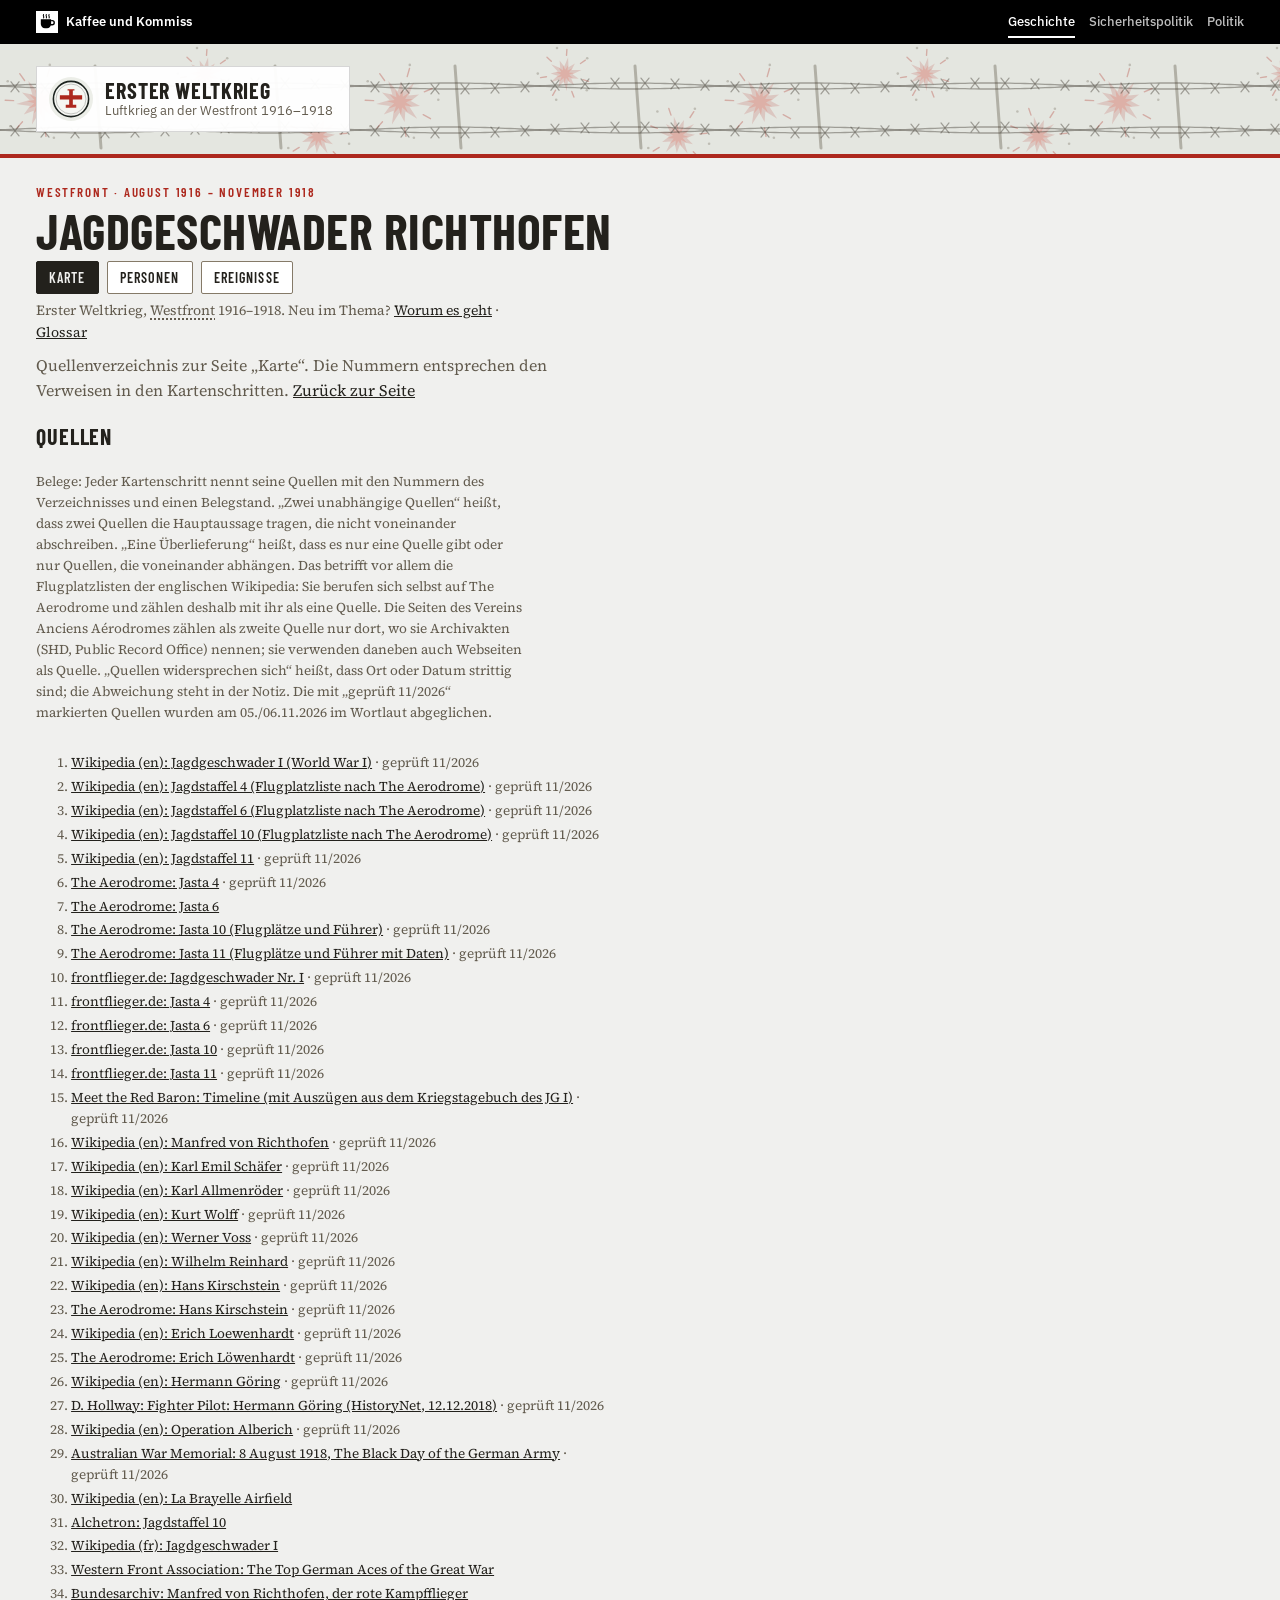
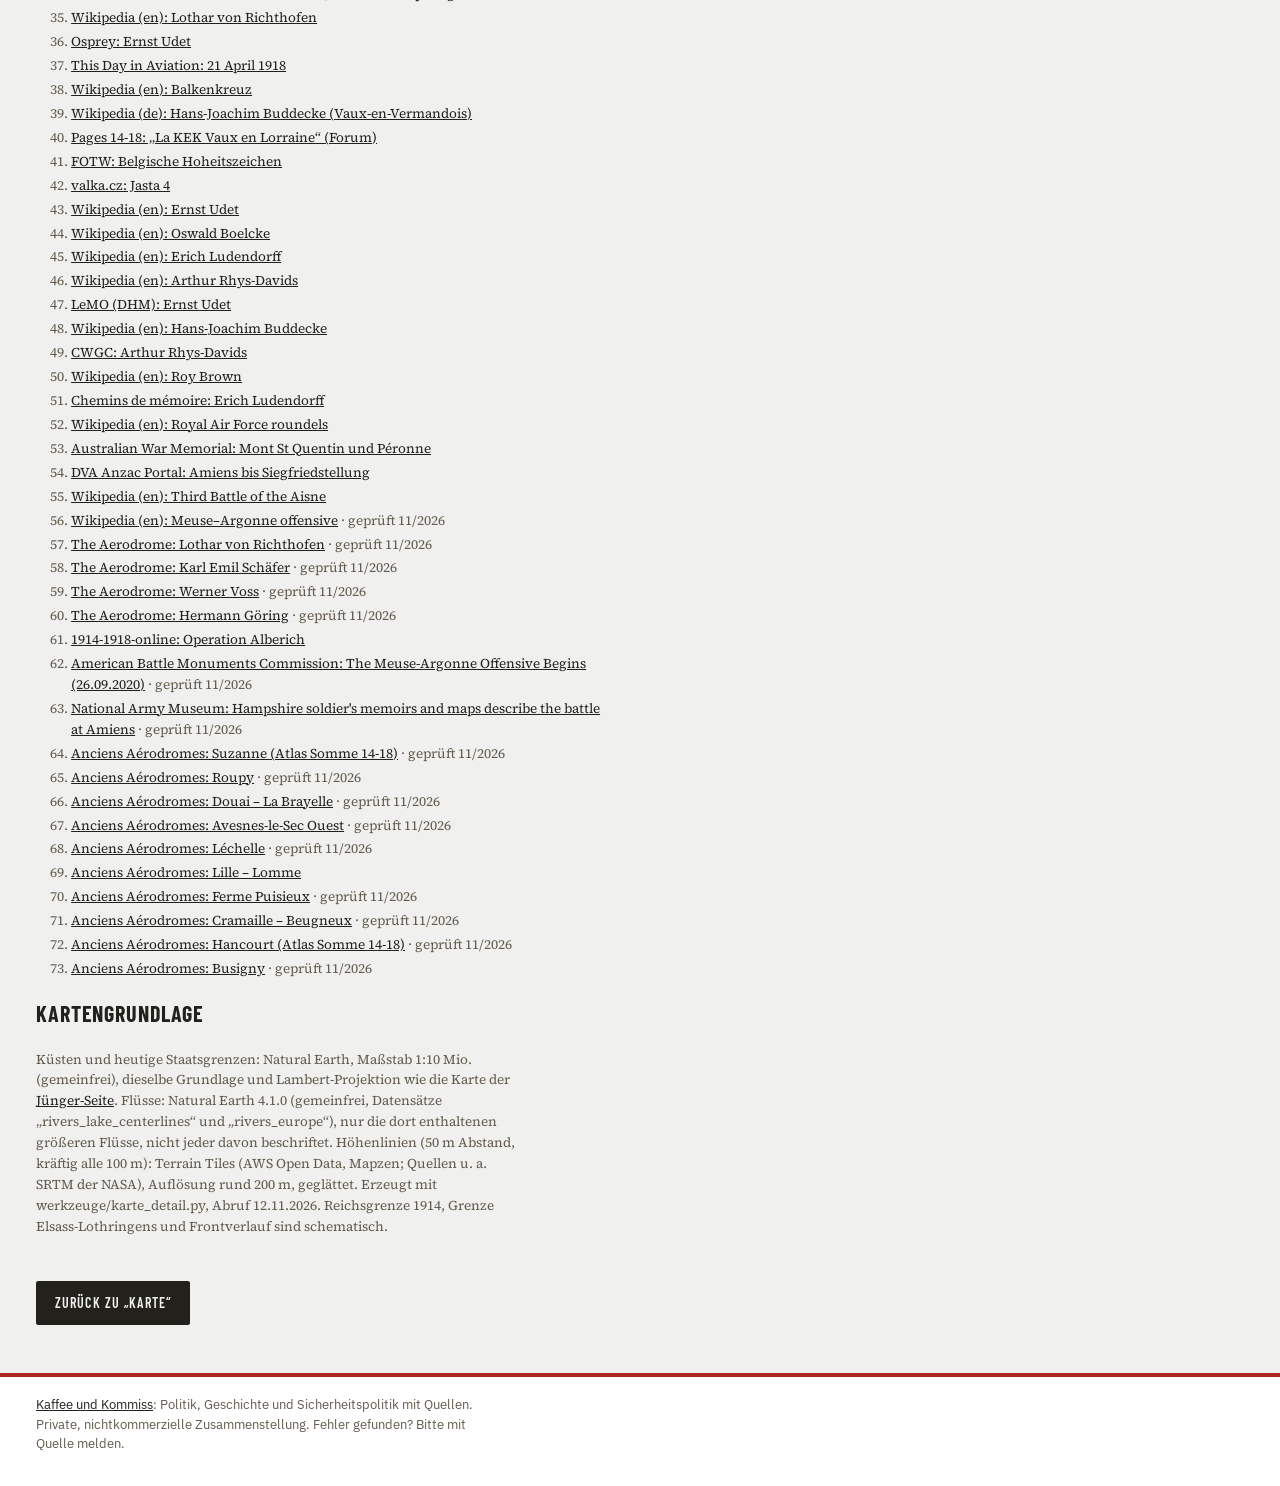
<file: quellen-karte.html>
<!doctype html>
<html lang="de" class="kk-b-gesch kk-breit">
<head>
<meta charset="utf-8">
<meta name="viewport" content="width=device-width, initial-scale=1, viewport-fit=cover">
<meta name="description" content="Quellenverzeichnis zur Seite „Karte“.">
<link rel="canonical" href="https://kaffeeundkommiss.github.io/erster-Weltkrieg/quellen-karte.html">
<meta property="og:type" content="website">
<meta property="og:locale" content="de_DE">
<meta property="og:site_name" content="Erster Weltkrieg">
<meta property="og:title" content="Quellen: Jagdgeschwader Richthofen 1916–1918">
<meta property="og:description" content="Quellenverzeichnis zur Seite „Karte“.">
<meta property="og:url" content="https://kaffeeundkommiss.github.io/erster-Weltkrieg/quellen-karte.html">
<!-- Vorschau für Linkvorschauen, erzeugt mit werkzeuge/vorschau.js -->
<meta property="og:image" content="https://kaffeeundkommiss.github.io/erster-Weltkrieg/vorschau/quellen-karte.jpg?v=4d4c27b4">
<meta property="og:image:width" content="1200">
<meta property="og:image:height" content="630">
<meta property="og:image:alt" content="Quellen zur Karte: Erster Weltkrieg">
<meta name="twitter:card" content="summary_large_image">
<meta name="twitter:image" content="https://kaffeeundkommiss.github.io/erster-Weltkrieg/vorschau/quellen-karte.jpg?v=4d4c27b4">
<meta name="theme-color" content="#23211C" media="(prefers-color-scheme: light)">
<meta name="theme-color" content="#12110E" media="(prefers-color-scheme: dark)">
<meta name="apple-mobile-web-app-capable" content="yes">
<meta name="mobile-web-app-capable" content="yes">
<meta name="apple-mobile-web-app-title" content="JG Richthofen">
<meta name="apple-mobile-web-app-status-bar-style" content="default">
<link rel="icon" href="icons/favicon.svg" type="image/svg+xml">
<link rel="icon" href="icons/favicon-32.png" sizes="32x32" type="image/png">
<link rel="apple-touch-icon" sizes="180x180" href="icons/apple-touch-icon.png">
<link rel="manifest" href="manifest.webmanifest">
<link rel="stylesheet" href="site.css">
<style>
/* Grundgerüst, das auf claude.ai die Artefakt-Hülle liefert */
:root { color-scheme: light; padding-top: env(safe-area-inset-top, 0px); padding-bottom: env(safe-area-inset-bottom, 0px) }
body { margin: 0; font: 14px system-ui, -apple-system, sans-serif }
img { max-width: 100% }
[hidden] { display: none !important }
/* Quellenseite */
.sect { display: grid; gap: 12px }
.sect h2 { font: 700 22px/1 var(--f-display); text-transform: uppercase; letter-spacing: .04em; margin: 0 }
</style>
<title>Quellen: Jagdgeschwader Richthofen 1916–1918</title>
<link rel="preconnect" href="https://fonts.googleapis.com">
<link rel="preconnect" href="https://fonts.gstatic.com" crossorigin>
<link rel="stylesheet" href="https://fonts.googleapis.com/css2?family=Barlow+Condensed:wght@500;600;700&family=Source+Serif+4:opsz,wght@8..60,400;8..60,600&family=IBM+Plex+Sans:wght@400;500;600;700&family=IBM+Plex+Mono:wght@400;500;600&display=swap">
<link rel="stylesheet" href="basis.css">
<style>
/* Layout: Karte als Hauptfläche, Detailspalte rechts (mobil darunter), Zeitleiste mit echter Datumsskala, darunter Stationsliste */
:root {
  --paper: #eceee8; --panel: #f6f7f3; --ink: #1d2420; --muted: #5d6861; --rule: #c3c9c1;
  --sea: #9fbdcb; --land-fr: #d3dcea; --land-be: #ece0ae; --land-uk: #ead2cf; --land-nl: #f2d6b8; --land-lu: #dcd2e8; --land-de: #c7c1b6;
  --border: #6f7a72; --j4: #2a5d91; --j6: #3f7a2e; --j10: #b07d0a; --j11: #7a3d8f; --red: #ad281d; --red-soft: rgba(173,40,29,.16); --front: #6e4c2c; --grat: rgba(29,36,32,.07);
  --f-display: "Barlow Condensed", "Arial Narrow", system-ui, sans-serif;
  --f-body: "Source Serif 4", Georgia, "Times New Roman", serif;
  --f-mono: "IBM Plex Mono", ui-monospace, Menlo, Consolas, monospace;
}
@media (prefers-color-scheme: dark) { :root:not([data-theme="light"]) {
  --paper: #121614; --panel: #181d1a; --ink: #e2e6e1; --muted: #98a39b; --rule: #313a35;
  --sea: #0e1518; --land-fr: #1f2b3c; --land-be: #3a3419; --land-uk: #3d2626; --land-nl: #40301c; --land-lu: #2e2840; --land-de: #3a3834;
  --border: #7d8a82; --j4: #6fa3e0; --j6: #7dbb5f; --j10: #e0b33c; --j11: #c08ad6; --red: #e4533f; --red-soft: rgba(228,83,63,.2); --front: #c29462; --grat: rgba(226,230,225,.05);
  color-scheme: dark } }
:root[data-theme="dark"] {
  --paper: #121614; --panel: #181d1a; --ink: #e2e6e1; --muted: #98a39b; --rule: #313a35;
  --sea: #0e1518; --land-fr: #1f2b3c; --land-be: #3a3419; --land-uk: #3d2626; --land-nl: #40301c; --land-lu: #2e2840; --land-de: #3a3834;
  --border: #7d8a82; --j4: #6fa3e0; --j6: #7dbb5f; --j10: #e0b33c; --j11: #c08ad6; --red: #e4533f; --red-soft: rgba(228,83,63,.2); --front: #c29462; --grat: rgba(226,230,225,.05);
  color-scheme: dark }

* { box-sizing: border-box }
body { background: var(--paper); color: var(--ink); font: 400 16px/1.55 var(--f-body); }
.wrap { max-width: 1240px; margin: 0 auto; padding-block: 28px 48px;
  padding-left: max(16px, env(safe-area-inset-left, 0px)); padding-right: max(16px, env(safe-area-inset-right, 0px));
  display: grid; grid-template-columns: minmax(0, 1fr); gap: 22px; }
.wrap > * { min-width: 0 }
header { display: grid; gap: 6px }
.brand { display: flex; align-items: center; gap: 16px }
.brand-text { display: grid; gap: 6px; min-width: 0 }
nav.pages { display: flex; gap: 8px; flex-wrap: wrap }
nav.pages a { font: 600 14px/1 var(--f-display); letter-spacing: .08em; text-transform: uppercase; color: var(--ink); text-decoration: none;
  border: 1px solid var(--border); border-radius: 2px; padding: 9px 12px 8px; background: var(--panel) }
nav.pages a[aria-current="page"] { background: var(--ink); color: var(--paper); border-color: var(--ink) }
nav.pages a:focus-visible { outline: 2px solid var(--red); outline-offset: 2px }
.more { margin: 0; font-size: 15px } .more a { color: var(--ink); font-weight: 600 }
.logo { width: 76px; height: 76px; flex: none }
.logo-ring { fill: var(--panel); stroke: var(--ink); stroke-width: 3 }
.logo-inner { fill: none; stroke: var(--ink); stroke-width: 1; opacity: .5 }
.logo-plane { fill: var(--red) }
.logo-text { fill: var(--ink); font: 700 12.5px var(--f-display); letter-spacing: .16em }
@media (max-width: 560px) { .logo { width: 56px; height: 56px } .brand { gap: 12px } }
.eyebrow { font: 600 13px/1 var(--f-display); letter-spacing: .14em; text-transform: uppercase; color: var(--red) }
h1 { font: 700 clamp(30px, 5vw, 50px)/1 var(--f-display); letter-spacing: .01em; margin: 0; text-wrap: balance; text-transform: uppercase }
.lede { margin: 4px 0 0; max-width: 68ch; color: var(--muted) }
.intro { background: var(--panel); border: 1px solid var(--rule); border-left: 4px solid var(--red); border-radius: 3px; padding: 14px 18px 16px; display: grid; gap: 8px; max-width: 860px }
.intro h2 { font: 700 22px/1 var(--f-display); text-transform: uppercase; letter-spacing: .04em; margin: 0 }
.intro > summary { list-style: none; cursor: pointer; display: flex; align-items: center; justify-content: space-between; gap: 12px }
.intro > summary::-webkit-details-marker { display: none }
.intro > summary:focus-visible { outline: 2px solid var(--red); outline-offset: 2px }
.intro .tgl { font: 600 13px/1 var(--f-display); letter-spacing: .08em; text-transform: uppercase; border: 1px solid var(--border); border-radius: 2px; padding: 8px 10px 7px; background: var(--paper) }
.intro .tgl .op, .intro:not([open]) .tgl .cl { display: none } .intro:not([open]) .tgl .op { display: inline }
.intro:not([open]) { padding-bottom: 14px }
.intro p { margin: 0 } .intro .how { font-size: 15px; color: var(--muted) } .intro .how b { color: var(--ink); font-weight: 600 } .intro a { color: var(--ink); font-weight: 600 }
.side-label { font-family: var(--f-display); font-weight: 700; letter-spacing: .12em; text-transform: uppercase; fill: var(--front); paint-order: stroke; stroke: var(--paper); stroke-linejoin: round; pointer-events: none; transition: opacity .3s }
.legend-m { display: none }

/* Zeitleiste fest unter der Karte; der Schrittbereich steht rechts daneben und darf länger sein, ohne die Zeitleiste zu verschieben */
.stage { display: grid; grid-template-columns: minmax(0, 1fr) 340px; grid-template-rows: auto 1fr; gap: 18px; align-items: start }
.stage > .map { grid-column: 1; grid-row: 1 }
.stage > .controls { grid-column: 1; grid-row: 2 }
/* Feste Höhe des Schrittbereichs: längere Texte scrollen darin, damit nichts darunter springt */
.stage > .panel { grid-column: 2; grid-row: 1 / span 2; align-self: stretch; contain: size; overflow-y: auto; overscroll-behavior: contain; align-content: start }
@media (max-width: 900px) { .stage { grid-template-columns: minmax(0, 1fr); grid-template-rows: none }
  .stage > .map, .stage > .controls, .stage > .panel { grid-column: 1; grid-row: auto }
  .stage > .panel { align-self: start; height: 400px } }

.map { position: relative; background: var(--sea); border: 1px solid var(--rule); border-radius: 3px; overflow: hidden }
.map svg { display: block; width: 100%; height: auto; aspect-ratio: 1000 / 640; max-width: 100%; touch-action: manipulation }
@media (max-width: 640px) { .map svg { aspect-ratio: 1 / 1 } }
.c-250 { fill: var(--land-fr) } .c-056 { fill: var(--land-be) } .c-826 { fill: var(--land-uk) } .c-528 { fill: var(--land-nl) } .c-442 { fill: var(--land-lu) } .c-276 { fill: var(--land-de) }
.country { stroke: var(--border); stroke-width: 1.3; vector-effect: non-scaling-stroke; stroke-linejoin: round }
.al { fill: var(--land-de); stroke: var(--land-de); stroke-width: .6; vector-effect: non-scaling-stroke }
.alline { fill: none; stroke: var(--border); stroke-width: 1.3; stroke-dasharray: 5 3; vector-effect: non-scaling-stroke }
.grat { fill: none; stroke: var(--grat); stroke-width: 1; vector-effect: non-scaling-stroke }
.front { fill: none; stroke: var(--front); stroke-width: 2.4; vector-effect: non-scaling-stroke; transition: opacity .7s; opacity: 0; stroke-linejoin: round }
.front.on { opacity: .85 }
.front-teeth { fill: none; stroke: var(--front); stroke-width: 6; stroke-dasharray: 1.5 7; vector-effect: non-scaling-stroke; opacity: 0; transition: opacity .7s }
.front-teeth.on { opacity: .45 }
.city circle { fill: var(--muted) }
.city text, .clabel { fill: var(--muted); font-family: var(--f-display); paint-order: stroke; stroke: var(--paper); stroke-width: 3px; stroke-linejoin: round }
.clabel { fill: var(--ink); opacity: .62; letter-spacing: .2em; font-weight: 700; stroke: none }
.emb { pointer-events: auto }
.emb-ring { stroke: rgba(0,0,0,.35); stroke-width: .4 }
.route-all { fill: none; stroke: var(--red); stroke-opacity: .28; stroke-width: 1.2; stroke-dasharray: 3 4; vector-effect: non-scaling-stroke }
.route-done { fill: none; stroke: var(--red); stroke-width: 2.6; vector-effect: non-scaling-stroke; stroke-linecap: round; stroke-linejoin: round }
.trk path { fill: none; stroke: var(--c); vector-effect: non-scaling-stroke; stroke-linecap: round; stroke-linejoin: round }
.trk-solid { stroke-width: 2.2 } .trk-dash { stroke-width: 2; stroke-dasharray: 5 4 }
.trk-jg .trk-solid { stroke-width: 2.8 }
.trk-dot { fill: var(--c); stroke: var(--paper); stroke-width: 1.2; vector-effect: non-scaling-stroke; cursor: pointer }
.trk-plane { fill: var(--c); stroke: var(--paper); stroke-width: .9; paint-order: stroke; stroke-linejoin: round; cursor: pointer }
#cur { transition: none }
.trk { transition: opacity .6s } .trk.merged { opacity: .45 }
.mk { opacity: 0; transition: opacity .4s; cursor: pointer } .mk.on { opacity: 1 }
.mk-x { stroke: var(--ink); stroke-width: 1.8; vector-effect: non-scaling-stroke; fill: none }
.mk-sym { fill: var(--ink); font-family: var(--f-body); font-weight: 600; paint-order: stroke; stroke: var(--paper); stroke-width: 3px; stroke-linejoin: round }
.ev-label { fill: var(--ink); font-family: var(--f-display); font-weight: 600; paint-order: stroke; stroke: var(--paper); stroke-linejoin: round }
.cur-ring { fill: var(--red-soft); stroke: var(--red); stroke-width: 1.2; vector-effect: non-scaling-stroke }
.cur-label { font-family: var(--f-display); font-weight: 700; fill: var(--ink); paint-order: stroke; stroke: var(--paper); stroke-linejoin: round }
@keyframes pulse { 0% { transform: scale(.6); opacity: .9 } 100% { transform: scale(1.8); opacity: 0 } }
.pulse { transform-box: fill-box; transform-origin: center; animation: pulse 2s ease-out infinite; fill: none; stroke: var(--red); vector-effect: non-scaling-stroke; stroke-width: 1.5 }

.legend { position: absolute; left: 10px; bottom: 10px; background: color-mix(in srgb, var(--panel) 88%, transparent); border: 1px solid var(--rule);
  border-radius: 3px; padding: 7px 10px; font: 500 12px/1.5 var(--f-display); letter-spacing: .03em; display: grid; gap: 2px; color: var(--muted) }
.legend i { display: inline-block; width: 18px; height: 0; vertical-align: middle; margin-right: 6px; border-top: 2.5px solid var(--red) }
.legend i.f { border-top-color: var(--front) } .legend i.u { border-top-color: var(--c) } .legend span { white-space: nowrap } .legend .lp { display: inline-block; width: 18px; height: 14px; vertical-align: middle; margin-right: 6px } .legend i.d { border-top: 2px dashed var(--muted) } .legend i.b { border-top: 1.5px dashed var(--border) }
.legend .x { display: inline-block; width: 18px; margin-right: 6px; text-align: center; color: var(--ink); font-weight: 700 }
.legend .k { font-family: var(--f-body); font-weight: 700; font-size: 14px; line-height: 1 }
.legend i.sw { height: 10px; width: 12px; border: 1px solid var(--border) }
.legend { grid-template-columns: auto auto; column-gap: 14px }
@media (max-width: 560px) { .legend { position: static; border: 0; border-top: 1px solid var(--rule); border-radius: 0; grid-template-columns: 1fr 1fr } }
.mapbtn { position: absolute; right: 10px; top: 10px; }

.panel { background: var(--panel); border: 1px solid var(--rule); border-radius: 3px; padding: 18px 18px 16px; display: grid; gap: 10px; min-width: 0 }
.count { font: 500 12px/1 var(--f-mono); color: var(--muted); letter-spacing: .04em; display: flex; justify-content: space-between }
.panel h2 { font: 700 30px/1.02 var(--f-display); margin: 0; text-transform: uppercase; text-wrap: balance }
.sub { color: var(--muted); font-size: 15px; margin-top: -4px }
.dates { font: 500 14px/1.3 var(--f-mono); color: var(--red); font-variant-numeric: tabular-nums }
.chip { display: inline-block; font: 600 12px/1 var(--f-display); letter-spacing: .1em; text-transform: uppercase; border: 1px solid var(--rule); padding: 5px 7px 4px; border-radius: 2px; color: var(--muted) }
.panel p { margin: 0 }
.panel h2.kia-t, .kia-t { color: var(--red) }
.uchip { display: inline-block; font: 600 12px/1 var(--f-display); letter-spacing: .06em; text-transform: uppercase; padding: 4px 7px 3px 6px; border-radius: 2px;
  border: 1px solid var(--rule); border-left: 4px solid var(--c); color: var(--ink); white-space: nowrap }
#pUnits { display: flex; flex-wrap: wrap; gap: 6px }
#pPersons { display: grid; gap: 8px; border-top: 1px solid var(--rule); padding-top: 10px }
.pp { font-size: 14.5px; display: grid; gap: 4px; justify-items: start } .pp .chips { display: flex; flex-wrap: wrap; gap: 5px } .pp b { font-weight: 600 } .pp span { color: var(--muted) }
.pp.is-kia b, .person.is-kia > b { color: var(--red) }
.persons { display: grid; gap: 10px }
.person-grid { display: grid; grid-template-columns: repeat(auto-fill, minmax(250px, 1fr)); gap: 14px 22px }
.person { display: grid; gap: 4px; align-content: start; font-size: 14.5px; padding: 10px 12px; border: 1px solid var(--rule); border-radius: 3px; background: var(--panel); min-width: 0 }
.person[role="button"] { cursor: pointer } .person[role="button"]:hover { border-color: var(--border) }
.person:focus-visible { outline: 2px solid var(--red); outline-offset: 2px }
.person > b { font: 700 17px/1.2 var(--f-display); letter-spacing: .03em; text-transform: uppercase }
.person .chips { display: flex; flex-wrap: wrap; gap: 5px }
.person span { color: var(--muted) } .person .fate { color: var(--ink) }
.person.is-kia { border-left: 3px solid var(--red) }
.tod { font-size: 14px; color: var(--muted) } .tod b { color: var(--ink); font-weight: 600 }
.tod-k b, .tod-s b { color: var(--red) }
table.others { min-width: 0 } table.others tr { cursor: default } table.others tr:hover td { background: none }
@media (max-width: 600px) { table.others tr { grid-template-columns: 1fr } table.others td:first-child { padding-top: 4px } }
.event { border-top: 1px solid var(--rule); padding-top: 9px; font-size: 15px }
.event b { font-family: var(--f-mono); font-weight: 500; font-size: 13px; color: var(--ink); display: block }
.note { font-size: 13.5px; color: var(--muted); font-style: italic }

.controls { display: grid; gap: 10px; background: var(--panel); border: 1px solid var(--rule); border-radius: 3px; padding: 14px 16px 12px }
.btns { display: flex; gap: 8px; align-items: center; flex-wrap: wrap }
.btns-main, .btns-sub { display: flex; gap: 8px; align-items: center }
.btns-sub { flex: 1 1 auto }
button { font: 600 14px/1 var(--f-display); letter-spacing: .08em; text-transform: uppercase; color: var(--ink); background: var(--paper);
  border: 1px solid var(--border); border-radius: 2px; padding: 9px 12px 8px; cursor: pointer }
button:hover { border-color: var(--ink) }
button:focus-visible { outline: 2px solid var(--red); outline-offset: 2px }
button.primary { background: var(--red); border-color: var(--red); color: #fff; min-width: 108px }
.speed { margin-left: auto; font: 500 12px var(--f-mono); color: var(--muted); display: flex; gap: 6px; align-items: center }
@media (max-width: 640px) {
  /* Handy: Karte, direkt darunter Zurück/Abspielen/Weiter, dann der Schritttext; Datum, Tempo, Zeitleiste und Legende folgen danach */
  .stage { display: flex; flex-direction: column; gap: 10px }
  .stage > .map { order: 1 } .stage > .controls { display: contents } .controls > .btns { display: contents }
  .btns-main { order: 2; display: grid; grid-template-columns: 1fr 1.25fr 1fr; gap: 8px }
  .stage > .panel { order: 3; height: auto; contain: none; overflow: visible }
  .btns-sub { order: 4; display: grid; grid-template-columns: 1fr 1fr 1fr; gap: 8px; align-items: center; margin-top: 6px }
  .controls > .ruler { order: 5; margin: 0 10px }
  .legend-m { order: 6; display: block; background: var(--panel); border: 1px solid var(--rule); border-radius: 3px; padding: 10px 14px }
  .legend-m > summary { cursor: pointer; font: 600 14px/1.2 var(--f-display); letter-spacing: .08em; text-transform: uppercase; min-height: 28px; display: flex; align-items: center }
  .legend-m .legend { position: static; border: 0; background: none; padding: 8px 0 0; grid-template-columns: 1fr 1fr }
  .map > .legend { display: none }
  .btns-main button, .btns-sub button { min-height: 44px; padding-inline: 4px; white-space: nowrap; letter-spacing: .04em; font-size: 13px }
  .btns { display: grid; grid-template-columns: 1fr 1fr 1fr; }
  .btns button { min-height: 44px; padding-inline: 4px; white-space: nowrap; letter-spacing: .04em; font-size: 13px }
  #reset { grid-column: 1 } .nowdate { grid-column: 2; text-align: center } .speed { grid-column: 3; margin-left: 0; justify-content: flex-end }
  .speed select { min-height: 40px }
  .ruler .tick { width: 10px; margin-left: -5px; height: 26px; top: 10px }
  .ruler .tick::after { left: 3px; top: 8px }
  .panel h2 { font-size: 26px }
  .mapbtn { padding: 8px 10px 7px; font-size: 13px }
}
.speed select { font: inherit; color: var(--ink); background: var(--paper); border: 1px solid var(--border); padding: 4px }

.ruler { position: relative; height: 62px; margin: 4px 6px 0 }
.ruler .axis { position: absolute; left: 0; right: 0; top: 22px; height: 2px; background: var(--rule) }
.ruler .prog { position: absolute; left: 0; top: 22px; height: 2px; background: var(--red) }
.ruler .playhead { position: absolute; top: 10px; width: 4px; height: 26px; margin-left: -2px; background: var(--red); border-radius: 1px; pointer-events: none; box-shadow: 0 0 0 2px var(--panel) }
.nowdate { font: 500 13px var(--f-mono); color: var(--red); font-variant-numeric: tabular-nums; min-width: 9.5ch }
.ruler .tick { position: absolute; top: 14px; width: 8px; height: 18px; margin-left: -4px; padding: 0; border: 0; background: none; cursor: pointer }
.ruler .tick::after { content: ""; position: absolute; left: 2px; top: 4px; width: 4px; height: 10px; background: var(--muted); border-radius: 1px }
.ruler .tick.visited::after { background: var(--red) }
.ruler .month { position: absolute; top: 34px; font: 500 11px var(--f-mono); color: var(--muted); transform: translateX(-50%); white-space: nowrap }
.ruler .month.y { color: var(--ink); top: 0 }
.ruler .mt { position: absolute; top: 24px; width: 1px; height: 6px; background: var(--rule) }

.list { overflow-x: auto }
@media (max-width: 600px) {
  table { min-width: 0 } thead { display: none }
  tr { display: grid; grid-template-columns: 2.4em minmax(0, 1fr); border-bottom: 1px solid var(--rule); padding: 8px 0 }
  .list td { border: 0; padding: 1px 6px } .list td.n { grid-row: span 3; padding-top: 3px }
  .list td:last-child { padding-top: 4px }
}
table { border-collapse: collapse; width: 100%; min-width: 620px; font-size: 15px }
th { font: 600 12px/1 var(--f-display); letter-spacing: .12em; text-transform: uppercase; color: var(--muted); text-align: left; padding: 8px 10px; border-bottom: 1.5px solid var(--ink) }
td { padding: 8px 10px; border-bottom: 1px solid var(--rule); vertical-align: top }
td.n, td.d { font: 400 13px/1.5 var(--f-mono); font-variant-numeric: tabular-nums; white-space: nowrap; color: var(--muted) }
tr { cursor: pointer } tr:hover td { background: var(--red-soft) }
tr.cur td { background: var(--red-soft) } tr.cur td.n { color: var(--red); font-weight: 500 }
td b { font-weight: 600 }
h3 { font: 700 20px/1 var(--f-display); text-transform: uppercase; letter-spacing: .04em; margin: 8px 0 0 }
.chron > summary { display: flex; align-items: baseline; gap: 12px; cursor: pointer; list-style: none; padding: 4px 0 8px; border-bottom: 1px solid var(--rule) }
.chron > summary::-webkit-details-marker { display: none }
.chron > summary h3 { margin: 0 }
.chron > summary .cnt { font: 500 13px/1 var(--f-mono); color: var(--muted) }
.chron > summary { align-items: center; flex-wrap: wrap }
.chron > summary .tgl { font: 600 13px/1 var(--f-display); letter-spacing: .08em; text-transform: uppercase; color: var(--ink); background: var(--paper);
  border: 1px solid var(--border); border-radius: 2px; padding: 8px 11px 7px }
.chron > summary:hover .tgl { border-color: var(--ink) }
.chron .tgl .cl, .chron[open] .tgl .op { display: none } .chron[open] .tgl .cl { display: inline }
.chron > summary:hover h3, .chron > summary:focus-visible h3 { color: var(--red) }
.chron > summary:focus-visible { outline: 2px solid var(--red); outline-offset: 2px }
.insignia { display: grid; gap: 10px }
.ins-grid { display: grid; grid-template-columns: repeat(auto-fill, minmax(260px, 1fr)); gap: 12px 22px }
.ins { display: flex; gap: 12px; align-items: flex-start; font-size: 14.5px; min-width: 0 }
.ins svg { width: 40px; height: 40px; flex: none }
.ins b { display: block; font: 600 15px/1.3 var(--f-display); letter-spacing: .06em; text-transform: uppercase }
.ins span { color: var(--muted) }
.sources { font-size: 13.5px; color: var(--muted); max-width: 36em }
.sources a { color: var(--ink) }
.src { font-size: 13.5px; color: var(--muted); display: grid; gap: 6px; border-top: 1px solid var(--rule); padding-top: 9px }
.src a { color: var(--ink) } .src .refs { line-height: 1.45; display: grid; gap: 3px }
.bel { justify-self: start; font: 500 12px/1 var(--f-mono); letter-spacing: .02em; padding: 4px 7px 3px; border-radius: 2px; border: 1px solid var(--border); color: var(--ink) }
.bel-1 { border-style: dashed } .bel-x { border-color: var(--red); color: var(--red) }
ol.srclist { font-size: 13.5px; color: var(--muted); max-width: 90ch; margin: 4px 0 0; padding-left: 2.6em; display: grid; gap: 3px }
ol.srclist a { color: var(--ink) } ol.srclist li:target { background: var(--red-soft) }
.spur-label { fill: var(--ink); stroke: var(--paper); paint-order: stroke; stroke-linejoin: round; font-family: var(--f-display) }
@media (prefers-reduced-motion: reduce) { .pulse { animation: none } .front, .mk, .trk { transition: none } }
</style>
<link rel="stylesheet" href="bereich.css">
</head>
<body>
<div class="kk-leiste"><div class="kk-in">
  <a class="kk-haus" href="https://kaffeeundkommiss.github.io/"><img src="kk-tasse.svg" alt="" width="22" height="22"><span>Kaffee und Kommiss</span></a>
  <nav class="kk-bereiche" aria-label="Bereiche"><a href="https://kaffeeundkommiss.github.io/geschichte/" aria-current="true">Geschichte</a><a href="https://kaffeeundkommiss.github.io/sicherheitspolitik/"><span class="kk-lang">Sicherheitspolitik</span><span class="kk-kurz">Sicherheit</span></a><a href="https://kaffeeundkommiss.github.io/politik/">Politik</a></nav>
</div></div>
<div class="kk-kopf"><div class="kk-in">
  <a class="kk-schild" href="index.html"><img src="icons/favicon.svg" alt="" width="44" height="44"><span><span class="kk-name" style="display:block">Erster Weltkrieg</span><span class="kk-unter" style="display:block">Luftkrieg an der Westfront 1916–1918</span></span></a>
</div></div>
<div class="wrap">
  <header>
    <div class="brand">
      <svg class="logo" viewBox="-40 -40 80 80" role="img" aria-label="Logo: Flugzeugsilhouette im Abzeichen des Jagdgeschwaders I">
        <circle r="37" class="logo-ring"/>
        <circle r="31.5" class="logo-inner"/>
        <g transform="translate(0,-4) scale(1.8)"><path class="logo-plane" d="M-11,-3.6 h22 v4.2 h-22 z M-1.8,-8.5 h3.6 v16.5 h-3.6 z M-5.2,5.6 h10.4 v3 h-10.4 z M-3.4,-9.6 h6.8 v1.2 h-6.8 z"/></g>
        <text y="23.5" text-anchor="middle" class="logo-text">JG I</text>
      </svg>
      <div class="brand-text">
        <div class="eyebrow">Westfront · August 1916 – November 1918</div>
        <h1>Jagdgeschwader Richthofen</h1>
      </div>
    </div>
    <nav class="pages" aria-label="Seiten">
      <a href="index.html" aria-current="true">Karte</a>
      <a href="personen.html">Personen</a>
      <a href="boelcke1916.html">Ereignisse</a>
    </nav>
    <p class="lede">Quellenverzeichnis zur Seite „Karte“. Die Nummern entsprechen den Verweisen in den Kartenschritten. <a href="index.html">Zurück zur Seite</a></p>
  </header>

  <section class="sect" aria-labelledby="qH">
  <h2 id="qH">Quellen</h2>
  <p class="sources">Belege: Jeder Kartenschritt nennt seine Quellen mit den Nummern des Verzeichnisses und einen Belegstand. „Zwei unabhängige Quellen“ heißt, dass zwei Quellen die Hauptaussage tragen, die nicht voneinander abschreiben. „Eine Überlieferung“ heißt, dass es nur eine Quelle gibt oder nur Quellen, die voneinander abhängen. Das betrifft vor allem die Flugplatzlisten der englischen Wikipedia: Sie berufen sich selbst auf The Aerodrome und zählen deshalb mit ihr als eine Quelle. Die Seiten des Vereins Anciens Aérodromes zählen als zweite Quelle nur dort, wo sie Archivakten (SHD, Public Record Office) nennen; sie verwenden daneben auch Webseiten als Quelle. „Quellen widersprechen sich“ heißt, dass Ort oder Datum strittig sind; die Abweichung steht in der Notiz. Die mit „geprüft 11/2026“ markierten Quellen wurden am 05./06.11.2026 im Wortlaut abgeglichen.</p>
  <ol class="srclist" id="srcList" aria-label="Quellenverzeichnis"></ol>
  </section>

  <section class="sect" aria-labelledby="kgH">
  <h2 id="kgH">Kartengrundlage</h2>
  <p class="sources">Küsten und heutige Staatsgrenzen: Natural Earth, Maßstab 1:10 Mio. (gemeinfrei), dieselbe Grundlage und Lambert-Projektion wie die Karte der <a href="https://kaffeeundkommiss.github.io/Stahlgewitter/">Jünger-Seite</a>. Flüsse: Natural Earth 4.1.0 (gemeinfrei, Datensätze „rivers_lake_centerlines“ und „rivers_europe“), nur die dort enthaltenen größeren Flüsse, nicht jeder davon beschriftet. Höhenlinien (50 m Abstand, kräftig alle 100 m): Terrain Tiles (AWS Open Data, Mapzen; Quellen u. a. SRTM der NASA), Auflösung rund 200 m, geglättet. Erzeugt mit werkzeuge/karte_detail.py, Abruf 12.11.2026. Reichsgrenze 1914, Grenze Elsass-Lothringens und Frontverlauf sind schematisch.</p>
  </section>

  <p class="qnav"><a class="qbtn" href="index.html">Zurück zu „Karte“</a></p>
</div>
<script src="quellen-karte.js"></script>
<script>
const $ = id => document.getElementById(id);
// Quellenverzeichnis
SRC.forEach(([k, t, u, chk]) => {
  const li = document.createElement("li"), a = document.createElement("a");
  li.id = "q-" + k; a.href = u; a.target = "_blank"; a.rel = "noopener"; a.textContent = t;
  li.appendChild(a);
  if (chk) li.append(" · geprüft 11/2026");
  $("srcList").appendChild(li);
});
if (location.hash) { const t = document.getElementById(location.hash.slice(1)); if (t) t.scrollIntoView(); }
</script>
<script src="site.js" defer></script>
<footer class="kk-fuss"><div class="kk-in">
  <p><a href="https://kaffeeundkommiss.github.io/">Kaffee und Kommiss</a>: Politik, Geschichte und Sicherheitspolitik mit Quellen. Private, nichtkommerzielle Zusammenstellung. Fehler gefunden? Bitte mit Quelle melden.</p>
</div></footer>
</body>
</html>
</file>
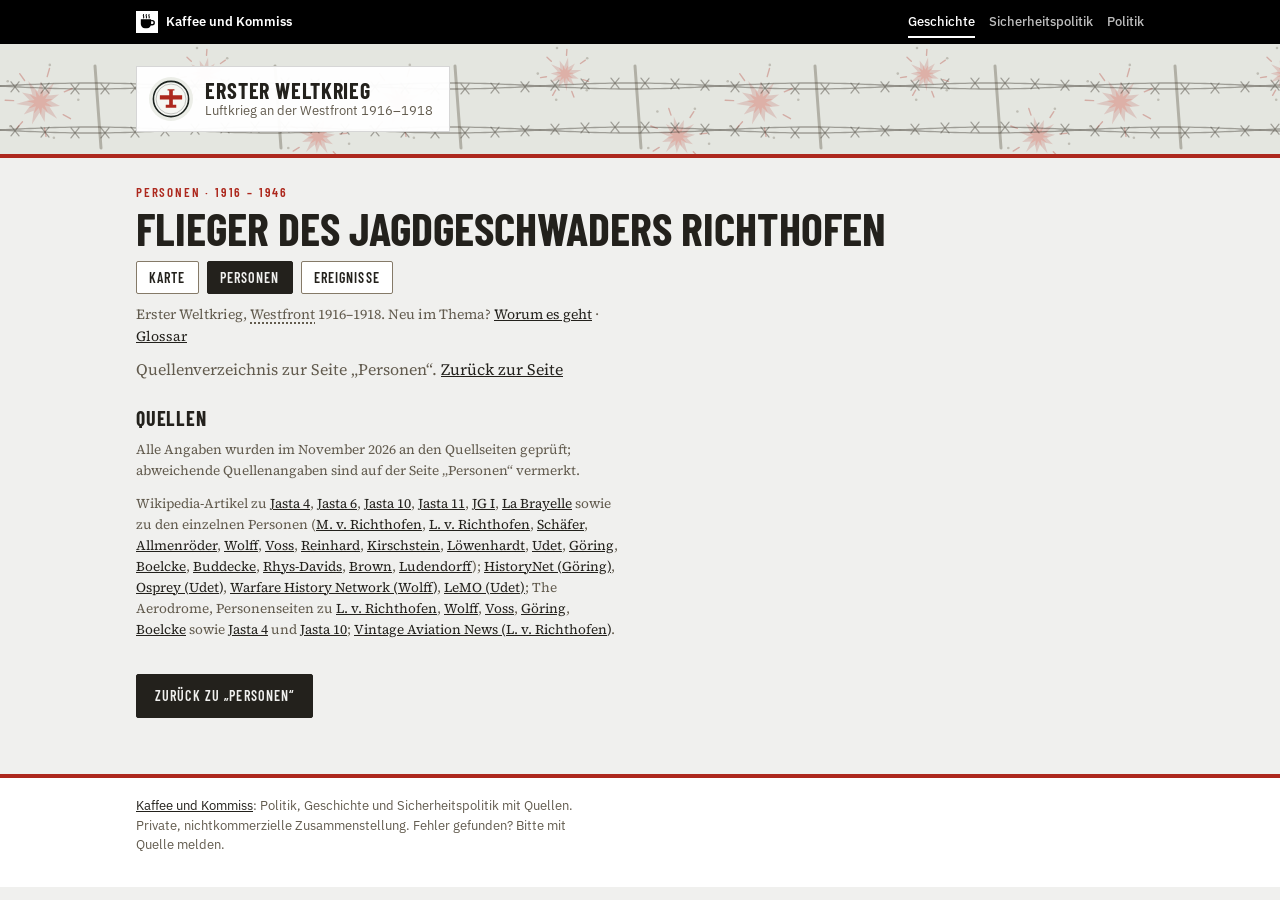
<file: quellen-personen.html>
<!doctype html>
<html lang="de" class="kk-b-gesch">
<head>
<meta charset="utf-8">
<meta name="viewport" content="width=device-width, initial-scale=1, viewport-fit=cover">
<title>Quellen: Flieger des Jagdgeschwaders Richthofen</title>
<meta name="description" content="Quellenverzeichnis zur Seite „Personen“.">
<link rel="canonical" href="https://kaffeeundkommiss.github.io/erster-Weltkrieg/quellen-personen.html">
<meta property="og:type" content="website">
<meta property="og:locale" content="de_DE">
<meta property="og:site_name" content="Erster Weltkrieg">
<meta property="og:title" content="Quellen: Flieger des Jagdgeschwaders Richthofen">
<meta property="og:description" content="Quellenverzeichnis zur Seite „Personen“.">
<meta property="og:url" content="https://kaffeeundkommiss.github.io/erster-Weltkrieg/quellen-personen.html">
<!-- Vorschau für Linkvorschauen, erzeugt mit werkzeuge/vorschau.js -->
<meta property="og:image" content="https://kaffeeundkommiss.github.io/erster-Weltkrieg/vorschau/quellen-personen.jpg?v=0a1f30ac">
<meta property="og:image:width" content="1200">
<meta property="og:image:height" content="630">
<meta property="og:image:alt" content="Quellen zu den Personen: Erster Weltkrieg">
<meta name="twitter:card" content="summary_large_image">
<meta name="twitter:image" content="https://kaffeeundkommiss.github.io/erster-Weltkrieg/vorschau/quellen-personen.jpg?v=0a1f30ac">
<meta name="theme-color" content="#23211C" media="(prefers-color-scheme: light)">
<meta name="theme-color" content="#12110E" media="(prefers-color-scheme: dark)">
<meta name="apple-mobile-web-app-capable" content="yes">
<meta name="apple-mobile-web-app-title" content="JG Richthofen">
<link rel="icon" href="icons/favicon.svg" type="image/svg+xml">
<link rel="apple-touch-icon" sizes="180x180" href="icons/apple-touch-icon.png">
<link rel="manifest" href="manifest.webmanifest">
<link rel="stylesheet" href="site.css">
<link rel="preconnect" href="https://fonts.googleapis.com">
<link rel="preconnect" href="https://fonts.gstatic.com" crossorigin>
<link rel="stylesheet" href="https://fonts.googleapis.com/css2?family=Barlow+Condensed:wght@500;600;700&family=Source+Serif+4:opsz,wght@8..60,400;8..60,600&family=IBM+Plex+Sans:wght@400;500;600;700&family=IBM+Plex+Mono:wght@400;500;600&display=swap">
<link rel="stylesheet" href="basis.css">
<style>
/* Layout: Kopf wie auf der Kartenseite, darunter Personenregister als Filter, darunter Jahres-Abschnitte (aufklappbar) mit Zeitleiste */
:root {
  --paper: #eceee8; --panel: #f6f7f3; --ink: #1d2420; --muted: #5d6861; --rule: #c3c9c1; --border: #6f7a72;
  --j2: #6b6f6c; --j4: #2a5d91; --j6: #3f7a2e; --j10: #b07d0a; --j11: #7a3d8f; --ally: #4f6d7a; --red: #ad281d; --red-soft: rgba(173,40,29,.12);
  --f-display: "Barlow Condensed", "Arial Narrow", system-ui, sans-serif;
  --f-body: "Source Serif 4", Georgia, "Times New Roman", serif;
  --f-mono: "IBM Plex Mono", ui-monospace, Menlo, Consolas, monospace;
  color-scheme: light; padding-top: env(safe-area-inset-top, 0px); padding-bottom: env(safe-area-inset-bottom, 0px);
}
@media (prefers-color-scheme: dark) { :root:not([data-theme="light"]) {
  --paper: #121614; --panel: #181d1a; --ink: #e2e6e1; --muted: #98a39b; --rule: #313a35; --border: #7d8a82;
  --j2: #a4aaa6; --j4: #6fa3e0; --j6: #7dbb5f; --j10: #e0b33c; --j11: #c08ad6; --ally: #8fb3c4; --red: #e4533f; --red-soft: rgba(228,83,63,.16);
  color-scheme: dark } }
:root[data-theme="dark"] {
  --paper: #121614; --panel: #181d1a; --ink: #e2e6e1; --muted: #98a39b; --rule: #313a35; --border: #7d8a82;
  --j2: #a4aaa6; --j4: #6fa3e0; --j6: #7dbb5f; --j10: #e0b33c; --j11: #c08ad6; --ally: #8fb3c4; --red: #e4533f; --red-soft: rgba(228,83,63,.16);
  color-scheme: dark }

* { box-sizing: border-box }
body { margin: 0; background: var(--paper); color: var(--ink); font: 400 16px/1.55 var(--f-body) }
[hidden] { display: none !important }
.wrap { max-width: 1040px; margin: 0 auto; padding-block: 28px 56px;
  padding-left: max(16px, env(safe-area-inset-left, 0px)); padding-right: max(16px, env(safe-area-inset-right, 0px));
  display: grid; grid-template-columns: minmax(0, 1fr); gap: 26px }
.wrap > * { min-width: 0 }
header { display: grid; gap: 10px }
.brand { display: flex; align-items: center; gap: 16px }
.brand-text { display: grid; gap: 6px; min-width: 0 }
.logo { width: 76px; height: 76px; flex: none }
.logo-ring { fill: var(--panel); stroke: var(--ink); stroke-width: 3 }
.logo-inner { fill: none; stroke: var(--ink); stroke-width: 1; opacity: .5 }
.logo-plane { fill: var(--red) }
.logo-text { fill: var(--ink); font: 700 12.5px var(--f-display); letter-spacing: .16em }
.eyebrow { font: 600 13px/1 var(--f-display); letter-spacing: .14em; text-transform: uppercase; color: var(--red) }
h1 { font: 700 clamp(28px, 5vw, 46px)/1 var(--f-display); margin: 0; text-transform: uppercase; text-wrap: balance }
.lede { margin: 0; max-width: 68ch; color: var(--muted) }
nav.pages { display: flex; gap: 8px; flex-wrap: wrap }
nav.pages a { font: 600 14px/1 var(--f-display); letter-spacing: .08em; text-transform: uppercase; color: var(--ink); text-decoration: none;
  border: 1px solid var(--border); border-radius: 2px; padding: 9px 12px 8px; background: var(--panel) }
nav.pages a[aria-current="page"] { background: var(--ink); color: var(--paper); border-color: var(--ink) }
nav.pages a:focus-visible, button:focus-visible, summary:focus-visible { outline: 2px solid var(--red); outline-offset: 2px }
@media (max-width: 560px) { .logo { width: 56px; height: 56px } .brand { gap: 12px } }

h2 { font: 700 20px/1 var(--f-display); text-transform: uppercase; letter-spacing: .04em; margin: 0 }
.sect { display: grid; gap: 12px }
.hint { font-size: 14px; color: var(--muted); margin: 0 }

/* Personenregister */
.roster { display: grid; grid-template-columns: repeat(auto-fill, minmax(230px, 1fr)); gap: 8px }
.who { display: grid; grid-template-columns: 4px minmax(0, 1fr); gap: 0 10px; text-align: left; font: inherit; color: inherit; cursor: pointer;
  background: var(--panel); border: 1px solid var(--rule); border-radius: 3px; padding: 9px 10px 9px 0; min-width: 0 }
.who::before { content: ""; grid-row: span 2; background: var(--c); border-radius: 3px 0 0 3px; margin: -9px 0 }
.who b { font: 700 16px/1.2 var(--f-display); letter-spacing: .03em; text-transform: uppercase }
.who .t { font-size: 13.5px; color: var(--muted) }
.who .t.d { color: var(--red) }
.who:hover { border-color: var(--border) }
.who[aria-pressed="true"] { border-color: var(--ink); box-shadow: inset 0 0 0 1px var(--ink) }
.filterbar { display: flex; flex-wrap: wrap; gap: 8px; align-items: center }
button.tool { font: 600 13px/1 var(--f-display); letter-spacing: .08em; text-transform: uppercase; color: var(--ink); background: var(--paper);
  border: 1px solid var(--border); border-radius: 2px; padding: 8px 11px 7px; cursor: pointer }
button.tool:hover { border-color: var(--ink) }
.filterstate { font: 500 13px var(--f-mono); color: var(--muted) }

/* Jahre */
details.year { border-top: 2px solid var(--ink) }
details.year:last-of-type { border-bottom: 1px solid var(--rule) }
summary { list-style: none; cursor: pointer; display: grid; grid-template-columns: auto minmax(0, 1fr) auto; align-items: baseline; gap: 6px 18px; padding: 14px 2px 12px }
summary::-webkit-details-marker { display: none }
summary .yr { font: 700 clamp(34px, 6vw, 48px)/.9 var(--f-display); font-variant-numeric: tabular-nums }
summary .ctx { color: var(--muted); font-size: 15px; min-width: 0 }
summary .cnt { font: 500 13px/1.4 var(--f-mono); color: var(--muted); text-align: right; white-space: nowrap }
summary .cnt .k { color: var(--red) }
summary .chev { display: inline-block; transition: transform .2s; margin-left: 6px }
details[open] summary .chev { transform: rotate(90deg) }
@media (max-width: 600px) { summary { grid-template-columns: auto minmax(0, 1fr) } summary .cnt { grid-column: 1 / -1; text-align: left } }

ol.tl { list-style: none; margin: 0 0 18px; padding: 0 0 0 0; display: grid; gap: 0 }
.ev { display: grid; grid-template-columns: 8.5em 18px minmax(0, 1fr); gap: 0 12px; position: relative }
.ev .dt { font: 500 13.5px/1.5 var(--f-mono); color: var(--muted); text-align: right; padding-top: 10px; font-variant-numeric: tabular-nums }
.ev .rail { position: relative }
.ev .rail::before { content: ""; position: absolute; left: 8px; top: 0; bottom: 0; width: 2px; background: var(--rule) }
.ev .rail::after { content: ""; position: absolute; left: 3px; top: 14px; width: 12px; height: 12px; border-radius: 50%; background: var(--panel); border: 2px solid var(--c) }
.ev.death .rail::after { background: var(--red); border-color: var(--red); border-radius: 1px; transform: rotate(45deg) }
.ev .body { padding: 8px 0 12px; display: grid; gap: 3px; min-width: 0; border-bottom: 1px solid var(--rule) }
.ev .head { display: flex; flex-wrap: wrap; gap: 4px 10px; align-items: baseline }
.ev .nm { font: 700 17px/1.2 var(--f-display); letter-spacing: .03em; text-transform: uppercase }
.ev.death .nm { color: var(--red) }
.ev .txt { font-size: 15px }
.ev .note { font-size: 13.5px; color: var(--muted); font-style: italic }
.badge { font: 600 11.5px/1 var(--f-display); letter-spacing: .1em; text-transform: uppercase; padding: 4px 6px 3px; border-radius: 2px; border: 1px solid var(--rule); color: var(--muted); white-space: nowrap }
.badge.k { border-color: var(--red); color: var(--red) }
.badge.f { background: var(--red); border-color: var(--red); color: var(--panel) }
.uchip { font: 600 11.5px/1 var(--f-display); letter-spacing: .06em; text-transform: uppercase; padding: 3px 6px 2px 5px; border-radius: 2px;
  border: 1px solid var(--rule); border-left: 4px solid var(--c); color: var(--ink); white-space: nowrap }
@media (max-width: 600px) {
  .ev { grid-template-columns: 18px minmax(0, 1fr) }
  .ev .dt { grid-column: 2; grid-row: 1; text-align: left; padding: 10px 0 0 }
  .ev .rail { grid-column: 1; grid-row: 1 / span 2 }
  .ev .body { grid-column: 2; padding-top: 2px }
}
.typefilter { display: flex; flex-wrap: wrap; gap: 8px }
button.tf { display: inline-flex; align-items: center; gap: 8px; font: inherit; color: var(--muted); background: var(--panel); cursor: pointer;
  border: 1px solid var(--border); border-radius: 3px; padding: 6px 11px; min-height: 38px }
button.tf > span { pointer-events: none }
button.tf .lbl { font: 600 12.5px/1 var(--f-display); letter-spacing: .1em; text-transform: uppercase; color: var(--ink) }
button.tf .num { font: 500 12.5px var(--f-mono); color: var(--muted) }
button.tf:hover { border-color: var(--border) }
button.tf[aria-pressed="true"] { background: var(--red); border-color: var(--red) }
button.tf[aria-pressed="true"] .lbl, button.tf[aria-pressed="true"] .num { color: var(--panel) }
button.tf:focus-visible { outline: 2px solid var(--red); outline-offset: 2px }
.sources { font-size: 13.5px; color: var(--muted); max-width: 36em; margin: 0 }
.sources a { color: var(--ink) }

/* Steckbriefe und Tabelle (übernommen von der Kartenseite) */
.note { font-size: 13.5px; color: var(--muted); font-style: italic; margin: 0 }
@media (prefers-reduced-motion: reduce) { summary .chev { transition: none } }
</style>
<link rel="stylesheet" href="bereich.css">
</head>
<body>
<div class="kk-leiste"><div class="kk-in">
  <a class="kk-haus" href="https://kaffeeundkommiss.github.io/"><img src="kk-tasse.svg" alt="" width="22" height="22"><span>Kaffee und Kommiss</span></a>
  <nav class="kk-bereiche" aria-label="Bereiche"><a href="https://kaffeeundkommiss.github.io/geschichte/" aria-current="true">Geschichte</a><a href="https://kaffeeundkommiss.github.io/sicherheitspolitik/"><span class="kk-lang">Sicherheitspolitik</span><span class="kk-kurz">Sicherheit</span></a><a href="https://kaffeeundkommiss.github.io/politik/">Politik</a></nav>
</div></div>
<div class="kk-kopf"><div class="kk-in">
  <a class="kk-schild" href="index.html"><img src="icons/favicon.svg" alt="" width="44" height="44"><span><span class="kk-name" style="display:block">Erster Weltkrieg</span><span class="kk-unter" style="display:block">Luftkrieg an der Westfront 1916–1918</span></span></a>
</div></div>
<div class="wrap">
  <header>
    <div class="brand">
      <svg class="logo" viewBox="-40 -40 80 80" role="img" aria-label="Logo: Flugzeugsilhouette im Abzeichen des Jagdgeschwaders I">
        <circle r="37" class="logo-ring"/><circle r="31.5" class="logo-inner"/>
        <g transform="translate(0,-4) scale(1.8)"><path class="logo-plane" d="M-11,-3.6 h22 v4.2 h-22 z M-1.8,-8.5 h3.6 v16.5 h-3.6 z M-5.2,5.6 h10.4 v3 h-10.4 z M-3.4,-9.6 h6.8 v1.2 h-6.8 z"/></g>
        <text y="23.5" text-anchor="middle" class="logo-text">JG I</text>
      </svg>
      <div class="brand-text">
        <div class="eyebrow">Personen · 1916 – 1946</div>
        <h1>Flieger des Jagdgeschwaders Richthofen</h1>
      </div>
    </div>
    <nav class="pages" aria-label="Seiten">
      <a href="index.html">Karte</a>
      <a href="personen.html" aria-current="true">Personen</a>
      <a href="boelcke1916.html">Ereignisse</a>
    </nav>
    <p class="lede">Quellenverzeichnis zur Seite „Personen“. <a href="personen.html">Zurück zur Seite</a></p>
  </header>

  <section class="sect" aria-labelledby="qH">
  <h2 id="qH">Quellen</h2>
  <p class="sources">Alle Angaben wurden im November 2026 an den Quellseiten geprüft; abweichende Quellenangaben sind auf der Seite „Personen“ vermerkt.</p>
  <p class="sources">Wikipedia-Artikel zu <a href="https://en.wikipedia.org/wiki/Jagdstaffel_4">Jasta 4</a>, <a href="https://en.wikipedia.org/wiki/Jagdstaffel_6">Jasta 6</a>, <a href="https://en.wikipedia.org/wiki/Jagdstaffel_10">Jasta 10</a>, <a href="https://en.wikipedia.org/wiki/Jagdstaffel_11">Jasta 11</a>, <a href="https://en.wikipedia.org/wiki/Jagdgeschwader_I_(World_War_I)">JG I</a>, <a href="https://en.wikipedia.org/wiki/La_Brayelle_Airfield">La Brayelle</a> sowie zu den einzelnen Personen (<a href="https://en.wikipedia.org/wiki/Manfred_von_Richthofen">M. v. Richthofen</a>, <a href="https://en.wikipedia.org/wiki/Lothar_von_Richthofen">L. v. Richthofen</a>, <a href="https://en.wikipedia.org/wiki/Karl_Emil_Sch%C3%A4fer">Schäfer</a>, <a href="https://en.wikipedia.org/wiki/Karl_Allmenr%C3%B6der">Allmenröder</a>, <a href="https://en.wikipedia.org/wiki/Kurt_Wolff_(aviator)">Wolff</a>, <a href="https://en.wikipedia.org/wiki/Werner_Voss">Voss</a>, <a href="https://en.wikipedia.org/wiki/Wilhelm_Reinhard_(pilot)">Reinhard</a>, <a href="https://en.wikipedia.org/wiki/Hans_Kirschstein">Kirschstein</a>, <a href="https://en.wikipedia.org/wiki/Erich_Loewenhardt">Löwenhardt</a>, <a href="https://en.wikipedia.org/wiki/Ernst_Udet">Udet</a>, <a href="https://en.wikipedia.org/wiki/Hermann_G%C3%B6ring">Göring</a>, <a href="https://en.wikipedia.org/wiki/Oswald_Boelcke">Boelcke</a>, <a href="https://de.wikipedia.org/wiki/Hans-Joachim_Buddecke">Buddecke</a>, <a href="https://en.wikipedia.org/wiki/Arthur_Rhys-Davids">Rhys-Davids</a>, <a href="https://en.wikipedia.org/wiki/Roy_Brown_(RAF_officer)">Brown</a>, <a href="https://en.wikipedia.org/wiki/Erich_Ludendorff">Ludendorff</a>); <a href="https://historynet.com/fighter-pilot-hermann-goring/">HistoryNet (Göring)</a>, <a href="https://www.ospreypublishing.com/ca/osprey-blog/2016/ernst-udet-26-april-1896-17-november-1941">Osprey (Udet)</a>, <a href="https://warfarehistorynetwork.com/article/the-red-barons-band-of-brothers/">Warfare History Network (Wolff)</a>, <a href="https://www.dhm.de/lemo/biografie/ernst-udet">LeMO (Udet)</a>; The Aerodrome, Personenseiten zu <a href="https://theaerodrome.com/aces/germany/richthofen1.php">L. v. Richthofen</a>, <a href="https://theaerodrome.com/aces/germany/wolff2.php">Wolff</a>, <a href="https://theaerodrome.com/aces/germany/voss.php">Voss</a>, <a href="https://theaerodrome.com/aces/germany/goring.php">Göring</a>, <a href="https://theaerodrome.com/aces/germany/boelcke.php">Boelcke</a> sowie <a href="https://theaerodrome.com/services/germany/jasta/jasta4.php">Jasta 4</a> und <a href="https://theaerodrome.com/services/germany/jasta/jasta10.php">Jasta 10</a>; <a href="https://vintageaviationnews.com/warbird-articles/aces/lothar-von-richthofen.html">Vintage Aviation News (L. v. Richthofen)</a>.</p>
  </section>

  <p class="qnav"><a class="qbtn" href="personen.html">Zurück zu „Personen“</a></p>
</div>
<script src="site.js" defer></script>
<footer class="kk-fuss"><div class="kk-in">
  <p><a href="https://kaffeeundkommiss.github.io/">Kaffee und Kommiss</a>: Politik, Geschichte und Sicherheitspolitik mit Quellen. Private, nichtkommerzielle Zusammenstellung. Fehler gefunden? Bitte mit Quelle melden.</p>
</div></footer>
</body>
</html>
</file>
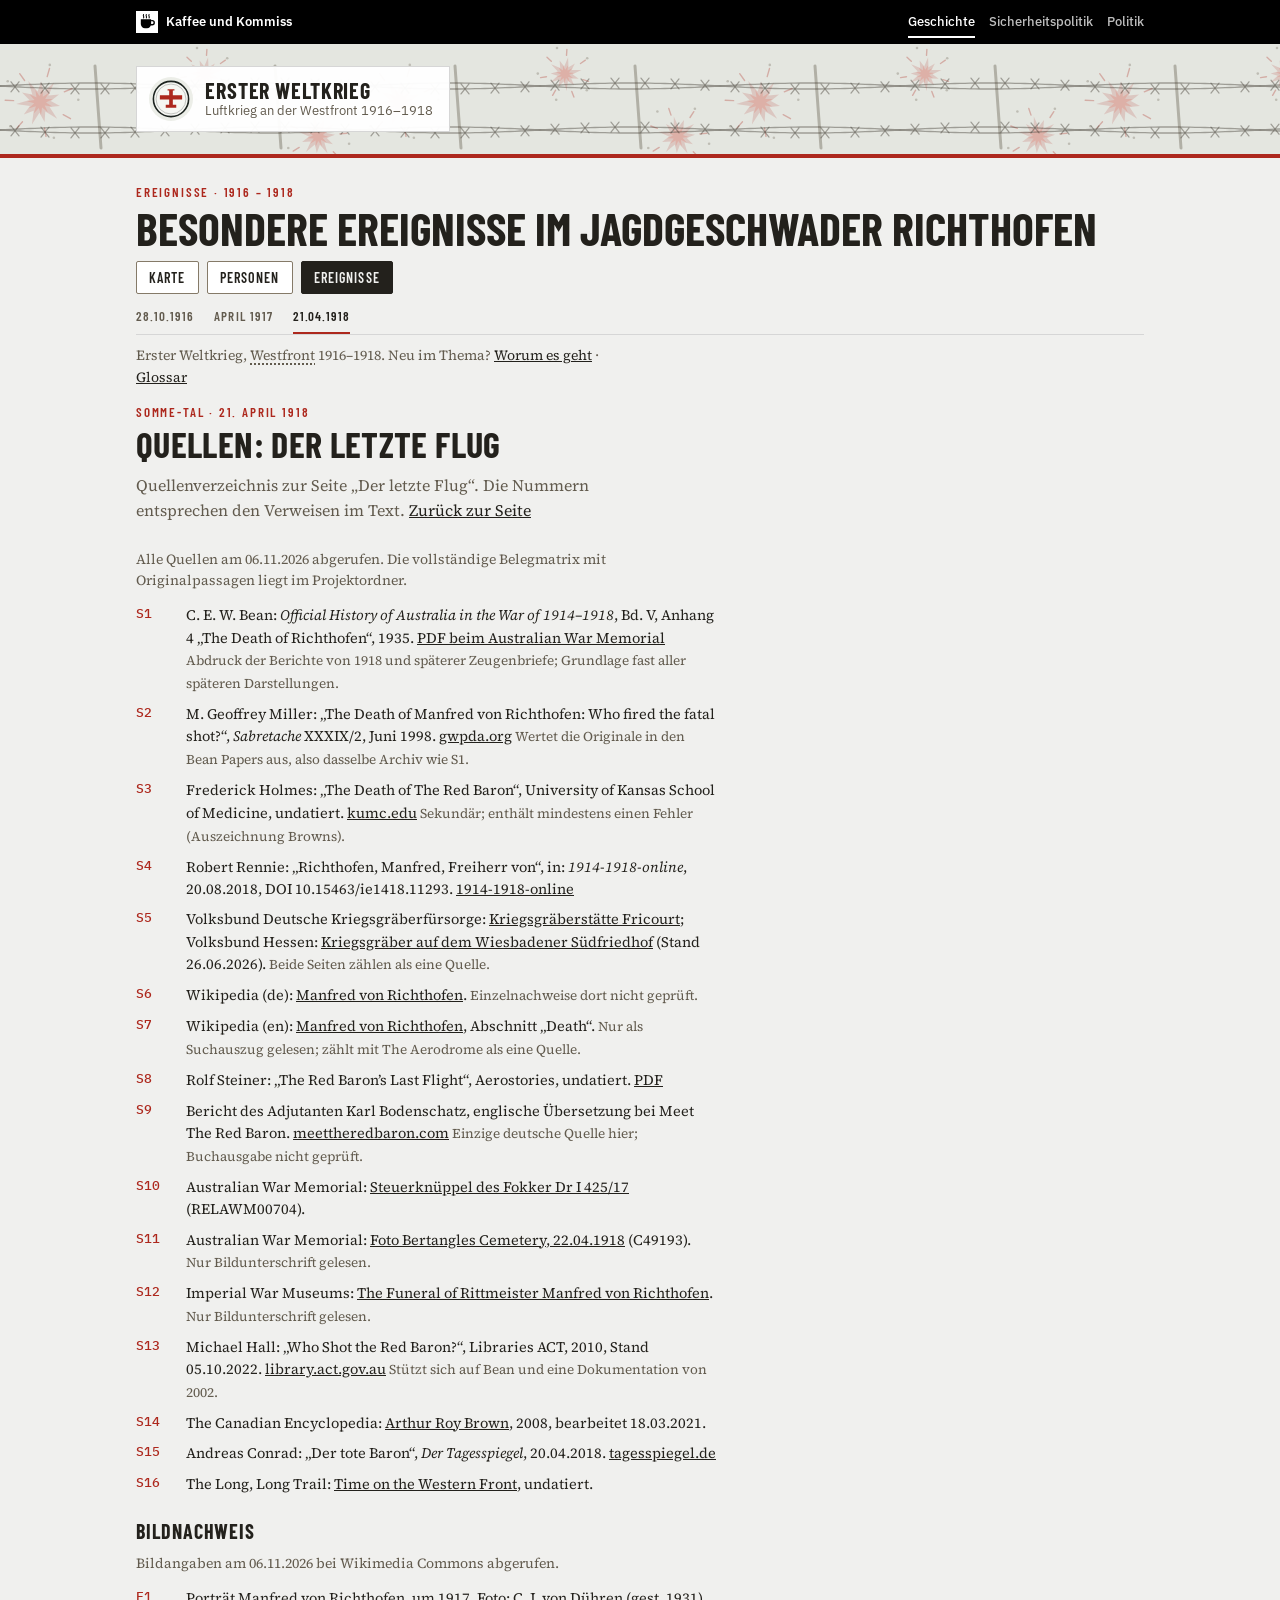
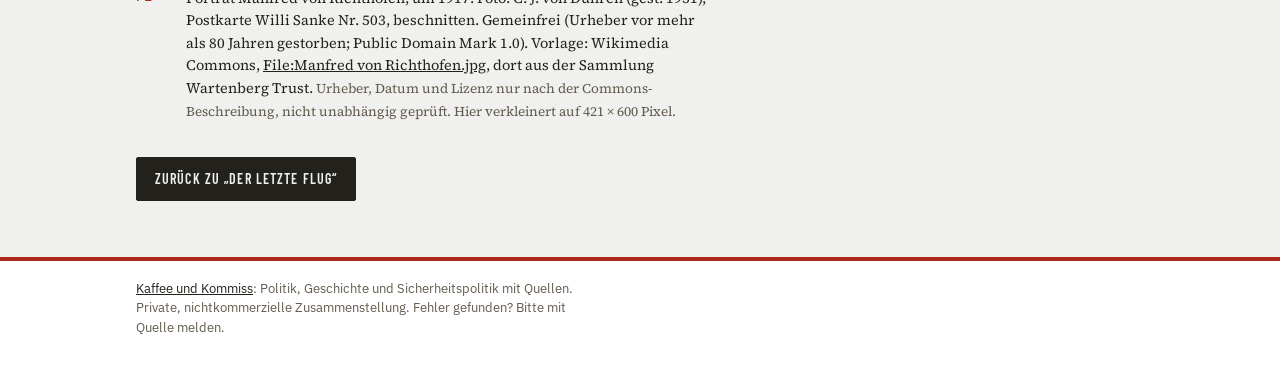
<file: quellen-tod.html>
<!doctype html>
<html lang="de" class="kk-b-gesch">
<head>
<meta charset="utf-8">
<meta name="viewport" content="width=device-width, initial-scale=1, viewport-fit=cover">
<title>Quellen: Richthofens Tod 1918</title>
<meta name="description" content="Quellenverzeichnis zur Seite „Der letzte Flug“.">
<link rel="canonical" href="https://kaffeeundkommiss.github.io/erster-Weltkrieg/quellen-tod.html">
<meta property="og:type" content="website">
<meta property="og:locale" content="de_DE">
<meta property="og:site_name" content="Erster Weltkrieg">
<meta property="og:title" content="Quellen: Richthofens Tod 1918">
<meta property="og:description" content="Quellenverzeichnis zur Seite „Der letzte Flug“.">
<meta property="og:url" content="https://kaffeeundkommiss.github.io/erster-Weltkrieg/quellen-tod.html">
<!-- Vorschau für Linkvorschauen, erzeugt mit werkzeuge/vorschau.js -->
<meta property="og:image" content="https://kaffeeundkommiss.github.io/erster-Weltkrieg/vorschau/quellen-tod.jpg?v=a8e8b341">
<meta property="og:image:width" content="1200">
<meta property="og:image:height" content="630">
<meta property="og:image:alt" content="Quellen zu Richthofens letztem Flug: Erster Weltkrieg">
<meta name="twitter:card" content="summary_large_image">
<meta name="twitter:image" content="https://kaffeeundkommiss.github.io/erster-Weltkrieg/vorschau/quellen-tod.jpg?v=a8e8b341">
<meta name="theme-color" content="#23211C" media="(prefers-color-scheme: light)">
<meta name="theme-color" content="#12110E" media="(prefers-color-scheme: dark)">
<meta name="apple-mobile-web-app-capable" content="yes">
<meta name="apple-mobile-web-app-title" content="JG Richthofen">
<link rel="icon" href="icons/favicon.svg" type="image/svg+xml">
<link rel="apple-touch-icon" sizes="180x180" href="icons/apple-touch-icon.png">
<link rel="manifest" href="manifest.webmanifest">
<link rel="stylesheet" href="site.css">
<link rel="preconnect" href="https://fonts.googleapis.com">
<link rel="preconnect" href="https://fonts.gstatic.com" crossorigin>
<link rel="stylesheet" href="https://fonts.googleapis.com/css2?family=Barlow+Condensed:wght@500;600;700&family=Source+Serif+4:opsz,wght@8..60,400;8..60,600&family=IBM+Plex+Sans:wght@400;500;600;700&family=IBM+Plex+Mono:wght@400;500;600&display=swap">
<link rel="stylesheet" href="basis.css">
<style>
/* Layout: Kopf wie auf den anderen Seiten, darunter Zeitleiste, Thesen, Widersprüche, Quellen */
:root {
  --paper: #eceee8; --panel: #f6f7f3; --ink: #1d2420; --muted: #5d6861; --rule: #c3c9c1; --border: #6f7a72;
  --j2: #6b6f6c; --j4: #2a5d91; --j6: #3f7a2e; --j10: #b07d0a; --j11: #7a3d8f; --ally: #4f6d7a; --red: #ad281d; --red-soft: rgba(173,40,29,.12);
  --f-display: "Barlow Condensed", "Arial Narrow", system-ui, sans-serif;
  --f-body: "Source Serif 4", Georgia, "Times New Roman", serif;
  --f-mono: "IBM Plex Mono", ui-monospace, Menlo, Consolas, monospace;
  color-scheme: light; padding-top: env(safe-area-inset-top, 0px); padding-bottom: env(safe-area-inset-bottom, 0px);
}
@media (prefers-color-scheme: dark) { :root:not([data-theme="light"]) {
  --paper: #121614; --panel: #181d1a; --ink: #e2e6e1; --muted: #98a39b; --rule: #313a35; --border: #7d8a82;
  --j2: #a4aaa6; --j4: #6fa3e0; --j6: #7dbb5f; --j10: #e0b33c; --j11: #c08ad6; --ally: #8fb3c4; --red: #e4533f; --red-soft: rgba(228,83,63,.16);
  color-scheme: dark } }
:root[data-theme="dark"] {
  --paper: #121614; --panel: #181d1a; --ink: #e2e6e1; --muted: #98a39b; --rule: #313a35; --border: #7d8a82;
  --j2: #a4aaa6; --j4: #6fa3e0; --j6: #7dbb5f; --j10: #e0b33c; --j11: #c08ad6; --ally: #8fb3c4; --red: #e4533f; --red-soft: rgba(228,83,63,.16);
  color-scheme: dark }

* { box-sizing: border-box }
body { margin: 0; background: var(--paper); color: var(--ink); font: 400 16px/1.55 var(--f-body) }
[hidden] { display: none !important }
.wrap { max-width: 1040px; margin: 0 auto; padding-block: 28px 56px;
  padding-left: max(16px, env(safe-area-inset-left, 0px)); padding-right: max(16px, env(safe-area-inset-right, 0px));
  display: grid; grid-template-columns: minmax(0, 1fr); gap: 26px }
.wrap > * { min-width: 0 }
header { display: grid; gap: 10px }
.brand { display: flex; align-items: center; gap: 16px }
.brand-text { display: grid; gap: 6px; min-width: 0 }
.logo { width: 76px; height: 76px; flex: none }
.logo-ring { fill: var(--panel); stroke: var(--ink); stroke-width: 3 }
.logo-inner { fill: none; stroke: var(--ink); stroke-width: 1; opacity: .5 }
.logo-plane { fill: var(--red) }
.logo-text { fill: var(--ink); font: 700 12.5px var(--f-display); letter-spacing: .16em }
.eyebrow { font: 600 13px/1 var(--f-display); letter-spacing: .14em; text-transform: uppercase; color: var(--red) }
h1 { font: 700 clamp(28px, 5vw, 46px)/1 var(--f-display); margin: 0; text-transform: uppercase; text-wrap: balance }
.lede { margin: 0; max-width: 68ch; color: var(--muted) }
.evhead { display: grid; gap: 6px; margin-top: 8px }
.evhead h2.evtitle { font: 700 clamp(26px, 4vw, 36px)/1.05 var(--f-display); text-transform: uppercase; letter-spacing: .01em; margin: 0; text-wrap: balance }
nav.pages { display: flex; gap: 8px; flex-wrap: wrap }
nav.pages a { font: 600 14px/1 var(--f-display); letter-spacing: .08em; text-transform: uppercase; color: var(--ink); text-decoration: none;
  border: 1px solid var(--border); border-radius: 2px; padding: 9px 12px 8px; background: var(--panel) }
nav.pages a[aria-current="page"] { background: var(--ink); color: var(--paper); border-color: var(--ink) }
nav.pages a[aria-current="true"] { background: var(--ink); color: var(--paper); border-color: var(--ink) }
nav.sub { display: flex; gap: 20px; border-bottom: 1px solid var(--rule); overflow-x: auto; scrollbar-width: none; margin-top: -2px }
nav.sub::-webkit-scrollbar { display: none }
nav.sub a { font: 600 13px/1 var(--f-display); letter-spacing: .08em; text-transform: uppercase; color: var(--muted); text-decoration: none;
  white-space: nowrap; padding: 8px 0 9px; border-bottom: 3px solid transparent; margin-bottom: -1px }
nav.sub a:hover { color: var(--ink) }
nav.sub a[aria-current="page"] { color: var(--ink); border-bottom-color: var(--red) }
nav.sub a:focus-visible { outline: 2px solid var(--red); outline-offset: 2px }
nav.pages a:focus-visible, button:focus-visible, summary:focus-visible { outline: 2px solid var(--red); outline-offset: 2px }
@media (max-width: 560px) { .logo { width: 56px; height: 56px } .brand { gap: 12px } }

h2 { font: 700 20px/1 var(--f-display); text-transform: uppercase; letter-spacing: .04em; margin: 0 }
.sect { display: grid; gap: 12px }
.hint { font-size: 14px; color: var(--muted); margin: 0 }


/* Zeitleiste */
.status { display: flex; flex-wrap: wrap; gap: 8px 16px; font-size: 14px; color: var(--muted); margin: 0; padding: 0; list-style: none }
.status li { display: inline-flex; align-items: center; gap: 7px }
.b { display: inline-block; font: 600 11.5px/1 var(--f-display); letter-spacing: .1em; text-transform: uppercase; padding: 4px 7px 3px; border-radius: 2px; border: 1px solid; white-space: nowrap }
.b.ok { color: var(--j6); border-color: var(--j6) }
.b.part { color: var(--j10); border-color: var(--j10) }
.b.one { color: var(--muted); border-color: var(--border); border-style: dashed }
.b.wid { color: var(--panel); background: var(--red); border-color: var(--red) }
.day { margin: 6px 0 0; font: 600 14px/1 var(--f-display); letter-spacing: .12em; text-transform: uppercase; color: var(--muted) }
ol.tl { list-style: none; margin: 0; padding: 0; display: grid; gap: 0 }
ol.tl > li { display: grid; grid-template-columns: 92px 14px minmax(0, 1fr); gap: 0 12px }
.t { font: 500 13px/1.3 var(--f-mono); color: var(--muted); padding-top: 14px; text-align: right }
.rail { position: relative }
.rail::before { content: ""; position: absolute; left: 6px; top: 0; bottom: 0; width: 2px; background: var(--rule) }
.rail::after { content: ""; position: absolute; left: 1px; top: 17px; width: 12px; height: 12px; border-radius: 50%; background: var(--panel); border: 2px solid var(--ink) }
ol.tl > li.key .rail::after { background: var(--red); border-color: var(--red) }
.card { background: var(--panel); border: 1px solid var(--rule); border-radius: 3px; padding: 11px 14px 12px; margin: 6px 0; display: grid; gap: 6px }
.card h3 { font: 600 18px/1.15 var(--f-display); margin: 0; letter-spacing: .02em }
.card p { margin: 0 }
.meta { display: flex; flex-wrap: wrap; align-items: center; gap: 6px 10px; font-size: 13.5px; color: var(--muted) }
.meta a, .src a { color: var(--ink); font-family: var(--f-mono); font-size: 12.5px }
.why { font-size: 14px; color: var(--muted); font-style: italic }
@media (max-width: 560px) {
  ol.tl > li { grid-template-columns: 14px minmax(0, 1fr); gap: 0 10px }
  .t { grid-column: 2; text-align: left; padding-top: 10px }
  .rail { grid-row: 1 / span 2; grid-column: 1 }
  .card { grid-column: 2 }
}

/* Thesen */
.theses { display: grid; grid-template-columns: repeat(auto-fill, minmax(260px, 1fr)); gap: 10px }
.th { background: var(--panel); border: 1px solid var(--rule); border-top: 3px solid var(--border); border-radius: 3px; padding: 12px 14px; display: grid; gap: 8px; align-content: start }
.th.lead { border-top-color: var(--red) }
.th h3 { font: 600 18px/1.15 var(--f-display); margin: 0 }
.th .who2 { font-size: 13.5px; color: var(--muted); margin: 0 }
.th dl { margin: 0; display: grid; gap: 6px; font-size: 14.5px }
.th dt { font: 600 12px/1 var(--f-display); letter-spacing: .12em; text-transform: uppercase; color: var(--muted) }
.th dd { margin: 0 }

/* Widersprüche, Quellen */
.tbl { width: 100%; border-collapse: collapse; font-size: 14.5px }
.tbl th, .tbl td { text-align: left; vertical-align: top; padding: 8px 10px; border-bottom: 1px solid var(--rule) }
.tbl th { font: 600 12.5px/1.2 var(--f-display); letter-spacing: .1em; text-transform: uppercase; color: var(--muted) }
.tblwrap { overflow-x: auto; -webkit-overflow-scrolling: touch }
ol.srcs { margin: 0; padding: 0; list-style: none; display: grid; gap: 8px; font-size: 14.5px }
ol.srcs li { display: grid; grid-template-columns: 40px minmax(0, 1fr); gap: 10px }
ol.srcs .id { font: 500 13px/1.5 var(--f-mono); color: var(--red) }
ol.srcs .dep { color: var(--muted); font-size: 13.5px }
ol.srcs a { color: var(--ink); overflow-wrap: anywhere }
ol.srcs li:target { background: var(--red-soft); outline: 6px solid var(--red-soft) }
.note { font-size: 13.5px; color: var(--muted); font-style: italic; margin: 0 }
.hint a, .note a, .why a, .th dd a, .meta span a { color: var(--ink) }
</style>
<link rel="stylesheet" href="bereich.css">
</head>
<body>
<div class="kk-leiste"><div class="kk-in">
  <a class="kk-haus" href="https://kaffeeundkommiss.github.io/"><img src="kk-tasse.svg" alt="" width="22" height="22"><span>Kaffee und Kommiss</span></a>
  <nav class="kk-bereiche" aria-label="Bereiche"><a href="https://kaffeeundkommiss.github.io/geschichte/" aria-current="true">Geschichte</a><a href="https://kaffeeundkommiss.github.io/sicherheitspolitik/"><span class="kk-lang">Sicherheitspolitik</span><span class="kk-kurz">Sicherheit</span></a><a href="https://kaffeeundkommiss.github.io/politik/">Politik</a></nav>
</div></div>
<div class="kk-kopf"><div class="kk-in">
  <a class="kk-schild" href="index.html"><img src="icons/favicon.svg" alt="" width="44" height="44"><span><span class="kk-name" style="display:block">Erster Weltkrieg</span><span class="kk-unter" style="display:block">Luftkrieg an der Westfront 1916–1918</span></span></a>
</div></div>
<div class="wrap">
  <header>
    <div class="brand">
      <svg class="logo" viewBox="-40 -40 80 80" role="img" aria-label="Logo: Flugzeugsilhouette im Abzeichen des Jagdgeschwaders I">
        <circle r="37" class="logo-ring"/><circle r="31.5" class="logo-inner"/>
        <g transform="translate(0,-4) scale(1.8)"><path class="logo-plane" d="M-11,-3.6 h22 v4.2 h-22 z M-1.8,-8.5 h3.6 v16.5 h-3.6 z M-5.2,5.6 h10.4 v3 h-10.4 z M-3.4,-9.6 h6.8 v1.2 h-6.8 z"/></g>
        <text y="23.5" text-anchor="middle" class="logo-text">JG I</text>
      </svg>
      <div class="brand-text">
        <div class="eyebrow">Ereignisse · 1916 – 1918</div>
        <h1>Besondere Ereignisse im Jagdgeschwader Richthofen</h1>
      </div>
    </div>
    <nav class="pages" aria-label="Seiten">
      <a href="index.html">Karte</a>
      <a href="personen.html">Personen</a>
      <a href="boelcke1916.html" aria-current="true">Ereignisse</a>
    </nav>
    <nav class="sub" aria-label="Ereignisse">
      <a href="boelcke1916.html" title="Boelckes Tod">28.10.1916</a>
      <a href="april1917.html" title="Der „Blutige April“">April 1917</a>
      <a href="tod.html" title="Der letzte Flug" aria-current="true">21.04.1918</a>
    </nav>
    <div class="evhead">
      <div class="eyebrow">Somme-Tal · 21. April 1918</div>
      <h2 class="evtitle">Quellen: Der letzte Flug</h2>
    </div>
    <p class="lede">Quellenverzeichnis zur Seite „Der letzte Flug“. Die Nummern entsprechen den Verweisen im Text. <a href="tod.html">Zurück zur Seite</a></p>
  </header>

  <section class="sect" aria-label="Quellenverzeichnis">
    <p class="hint">Alle Quellen am 06.11.2026 abgerufen. Die vollständige Belegmatrix mit Originalpassagen liegt im Projektordner.</p>
    <ol class="srcs">
      <li id="s1"><span class="id">S1</span><span>C. E. W. Bean: <i>Official History of Australia in the War of 1914–1918</i>, Bd. V, Anhang 4 „The Death of Richthofen“, 1935. <a href="https://s3-ap-southeast-2.amazonaws.com/awm-media/collection/RCDIG1069686/document/5519178.PDF">PDF beim Australian War Memorial</a> <span class="dep">Abdruck der Berichte von 1918 und späterer Zeugenbriefe; Grundlage fast aller späteren Darstellungen.</span></span></li>
      <li id="s2"><span class="id">S2</span><span>M. Geoffrey Miller: „The Death of Manfred von Richthofen: Who fired the fatal shot?“, <i>Sabretache</i> XXXIX/2, Juni 1998. <a href="http://www.gwpda.org/comment/richt.htm">gwpda.org</a> <span class="dep">Wertet die Originale in den Bean Papers aus, also dasselbe Archiv wie S1.</span></span></li>
      <li id="s3"><span class="id">S3</span><span>Frederick Holmes: „The Death of The Red Baron“, University of Kansas School of Medicine, undatiert. <a href="https://www.kumc.edu/school-of-medicine/academics/departments/history-and-philosophy-of-medicine/archives/wwi/essays/biography/red-baron.html">kumc.edu</a> <span class="dep">Sekundär; enthält mindestens einen Fehler (Auszeichnung Browns).</span></span></li>
      <li id="s4"><span class="id">S4</span><span>Robert Rennie: „Richthofen, Manfred, Freiherr von“, in: <i>1914-1918-online</i>, 20.08.2018, DOI 10.15463/ie1418.11293. <a href="https://encyclopedia.1914-1918-online.net/article/richthofen-manfred-freiherr-von/">1914-1918-online</a></span></li>
      <li id="s5"><span class="id">S5</span><span>Volksbund Deutsche Kriegsgräberfürsorge: <a href="https://kriegsgraeberstaetten.volksbund.de/en/military-cemetery/fricourt">Kriegsgräberstätte Fricourt</a>; Volksbund Hessen: <a href="https://hessen.volksbund.de/aktuell/projekte/artikel/kriegsgraeber-auf-dem-wiesbadener-suedfriedhof">Kriegsgräber auf dem Wiesbadener Südfriedhof</a> (Stand 26.06.2026). <span class="dep">Beide Seiten zählen als eine Quelle.</span></span></li>
      <li id="s6"><span class="id">S6</span><span>Wikipedia (de): <a href="https://de.wikipedia.org/wiki/Manfred_von_Richthofen">Manfred von Richthofen</a>. <span class="dep">Einzelnachweise dort nicht geprüft.</span></span></li>
      <li id="s7"><span class="id">S7</span><span>Wikipedia (en): <a href="https://en.wikipedia.org/wiki/Manfred_von_Richthofen">Manfred von Richthofen</a>, Abschnitt „Death“. <span class="dep">Nur als Suchauszug gelesen; zählt mit The Aerodrome als eine Quelle.</span></span></li>
      <li id="s8"><span class="id">S8</span><span>Rolf Steiner: „The Red Baron’s Last Flight“, Aerostories, undatiert. <a href="http://aerostories.free.fr/events/MvR/Richthofen-eng.pdf">PDF</a></span></li>
      <li id="s9"><span class="id">S9</span><span>Bericht des Adjutanten Karl Bodenschatz, englische Übersetzung bei Meet The Red Baron. <a href="https://new.meettheredbaron.com/event/bodenschatz-account-part-1">meettheredbaron.com</a> <span class="dep">Einzige deutsche Quelle hier; Buchausgabe nicht geprüft.</span></span></li>
      <li id="s10"><span class="id">S10</span><span>Australian War Memorial: <a href="https://www.awm.gov.au/collection/C111414">Steuerknüppel des Fokker Dr I 425/17</a> (RELAWM00704).</span></li>
      <li id="s11"><span class="id">S11</span><span>Australian War Memorial: <a href="https://www.awm.gov.au/collection/C49193">Foto Bertangles Cemetery, 22.04.1918</a> (C49193). <span class="dep">Nur Bildunterschrift gelesen.</span></span></li>
      <li id="s12"><span class="id">S12</span><span>Imperial War Museums: <a href="https://www.iwm.org.uk/collections/item/object/205246563">The Funeral of Rittmeister Manfred von Richthofen</a>. <span class="dep">Nur Bildunterschrift gelesen.</span></span></li>
      <li id="s13"><span class="id">S13</span><span>Michael Hall: „Who Shot the Red Baron?“, Libraries ACT, 2010, Stand 05.10.2022. <a href="https://www.library.act.gov.au/find/history/stories_from_the_act_memorial/who_shot_the_red_baron">library.act.gov.au</a> <span class="dep">Stützt sich auf Bean und eine Dokumentation von 2002.</span></span></li>
      <li id="s14"><span class="id">S14</span><span>The Canadian Encyclopedia: <a href="https://thecanadianencyclopedia.ca/en/article/arthur-roy-brown">Arthur Roy Brown</a>, 2008, bearbeitet 18.03.2021.</span></li>
      <li id="s15"><span class="id">S15</span><span>Andreas Conrad: „Der tote Baron“, <i>Der Tagesspiegel</i>, 20.04.2018. <a href="https://www.tagesspiegel.de/berlin/der-tote-baron-3946156.html">tagesspiegel.de</a></span></li>
      <li id="s16"><span class="id">S16</span><span>The Long, Long Trail: <a href="https://www.longlongtrail.co.uk/time-on-the-western-front/">Time on the Western Front</a>, undatiert.</span></li>
    </ol>
  </section>

  <section class="sect" aria-labelledby="bildH">
    <h2 id="bildH">Bildnachweis</h2>
    <p class="hint">Bildangaben am 06.11.2026 bei Wikimedia Commons abgerufen.</p>
    <ol class="srcs">
      <li id="f1"><span class="id">F1</span><span>Porträt Manfred von Richthofen, um 1917. Foto: C. J. von Dühren (gest. 1931), Postkarte Willi Sanke Nr. 503, beschnitten. Gemeinfrei (Urheber vor mehr als 80 Jahren gestorben; Public Domain Mark 1.0). Vorlage: Wikimedia Commons, <a href="https://commons.wikimedia.org/wiki/File:Manfred_von_Richthofen.jpg">File:Manfred von Richthofen.jpg</a>, dort aus der Sammlung Wartenberg Trust. <span class="dep">Urheber, Datum und Lizenz nur nach der Commons-Beschreibung, nicht unabhängig geprüft. Hier verkleinert auf 421 × 600 Pixel.</span></span></li>
    </ol>
  </section>

  <p class="qnav"><a class="qbtn" href="tod.html">Zurück zu „Der letzte Flug“</a></p>
</div>
<script src="site.js" defer></script>
<footer class="kk-fuss"><div class="kk-in">
  <p><a href="https://kaffeeundkommiss.github.io/">Kaffee und Kommiss</a>: Politik, Geschichte und Sicherheitspolitik mit Quellen. Private, nichtkommerzielle Zusammenstellung. Fehler gefunden? Bitte mit Quelle melden.</p>
</div></footer>
</body>
</html>
</file>
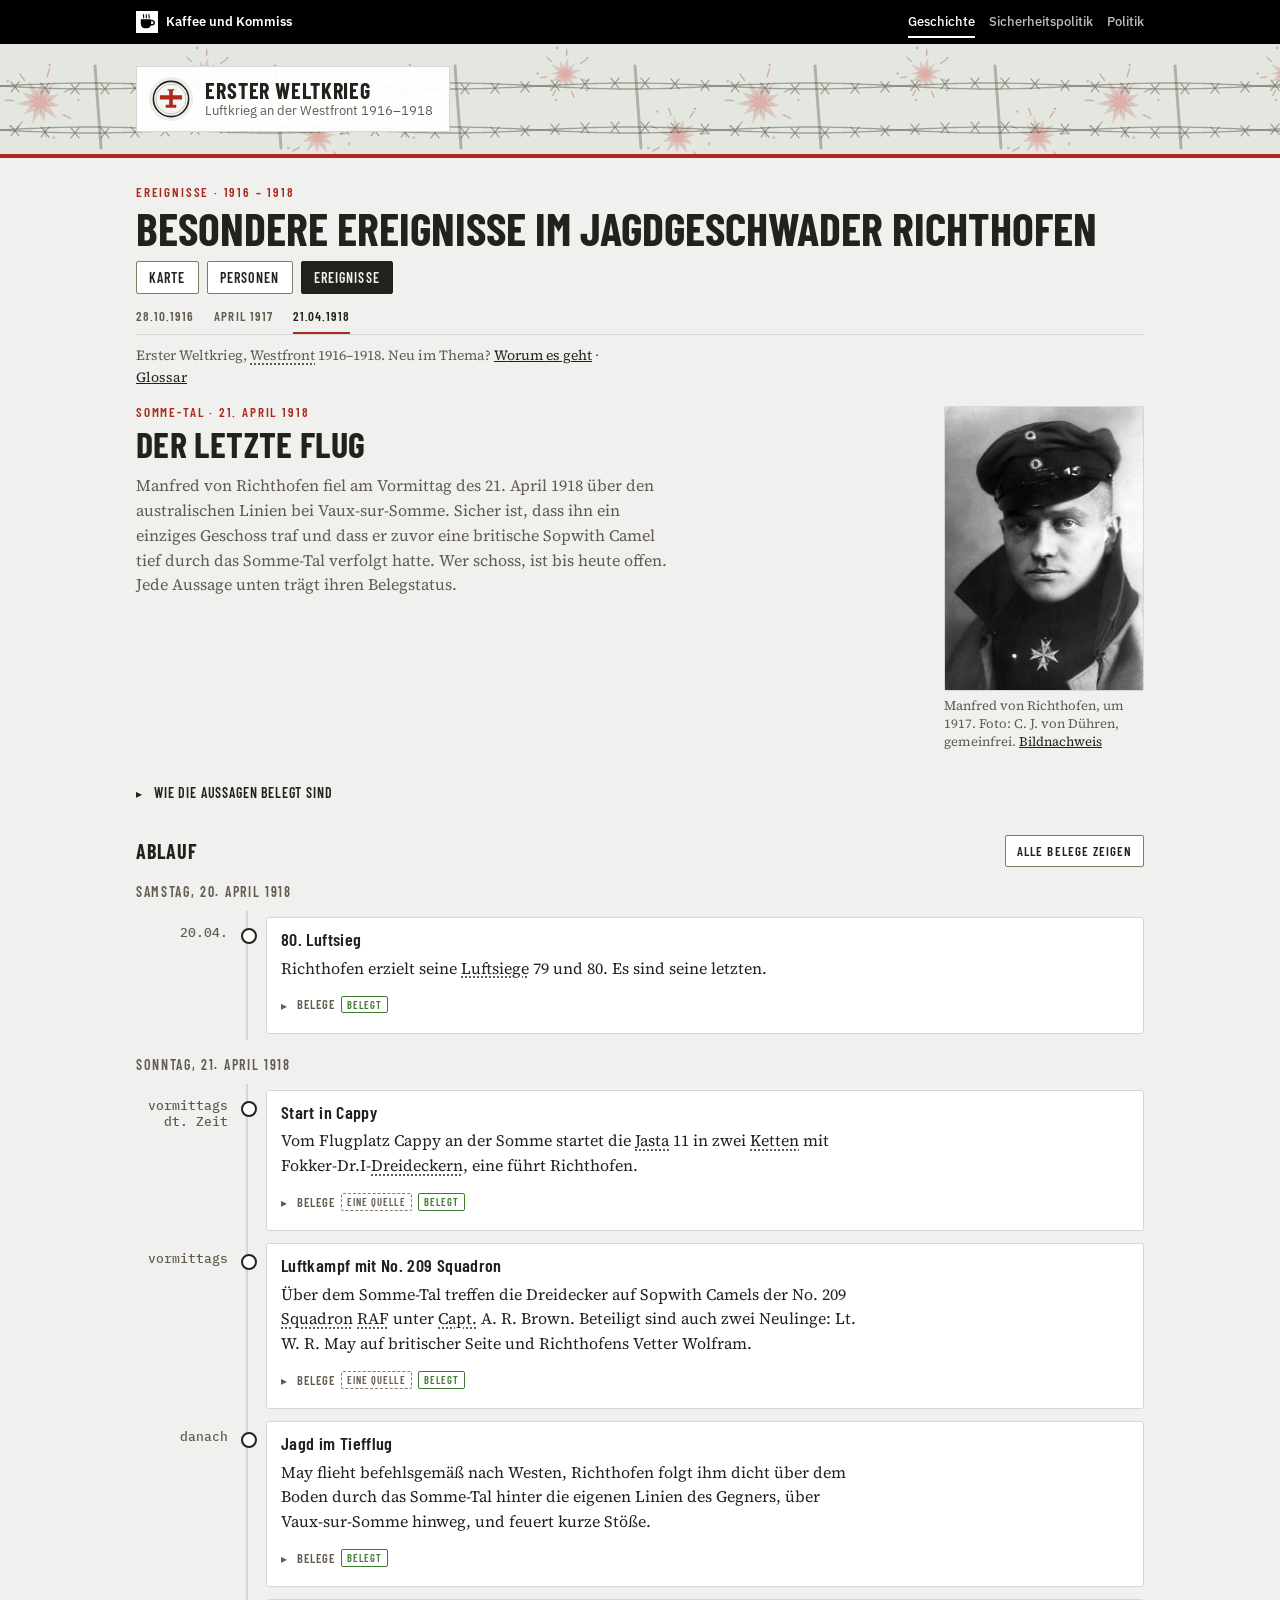
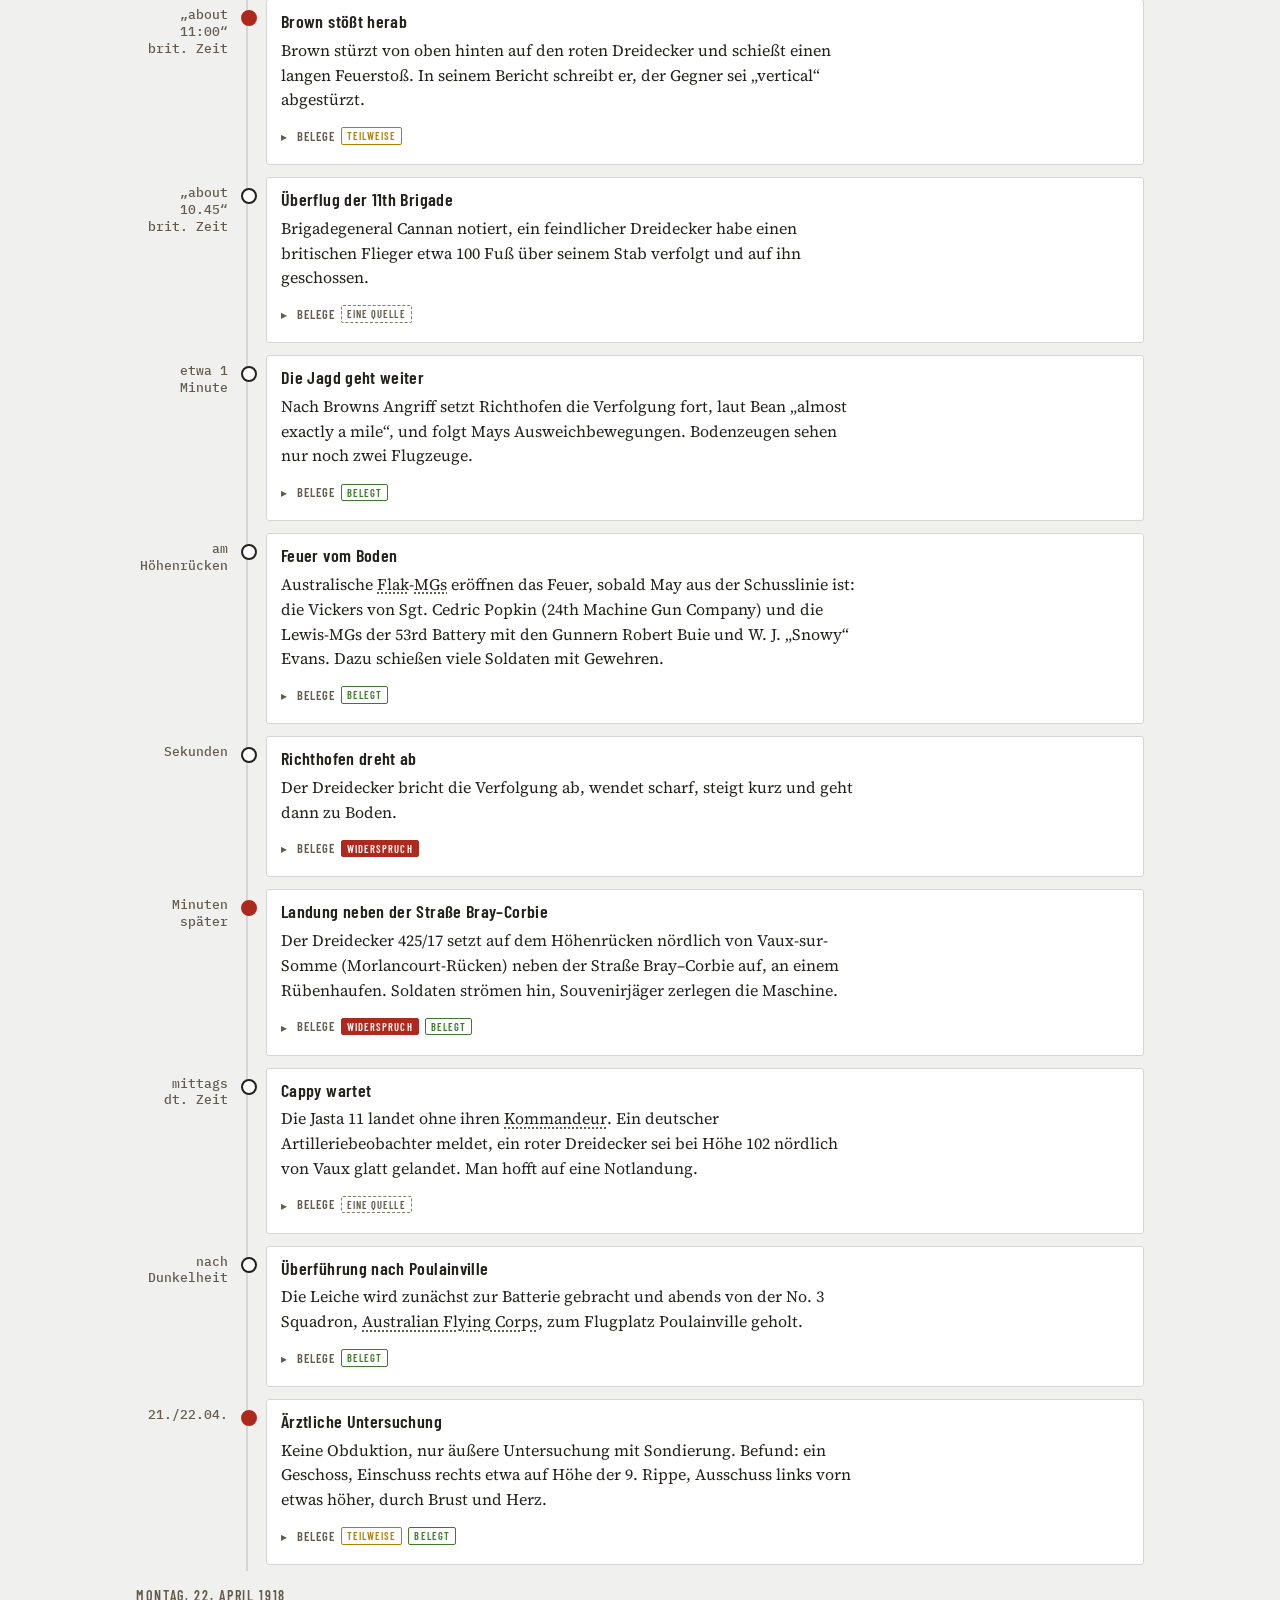
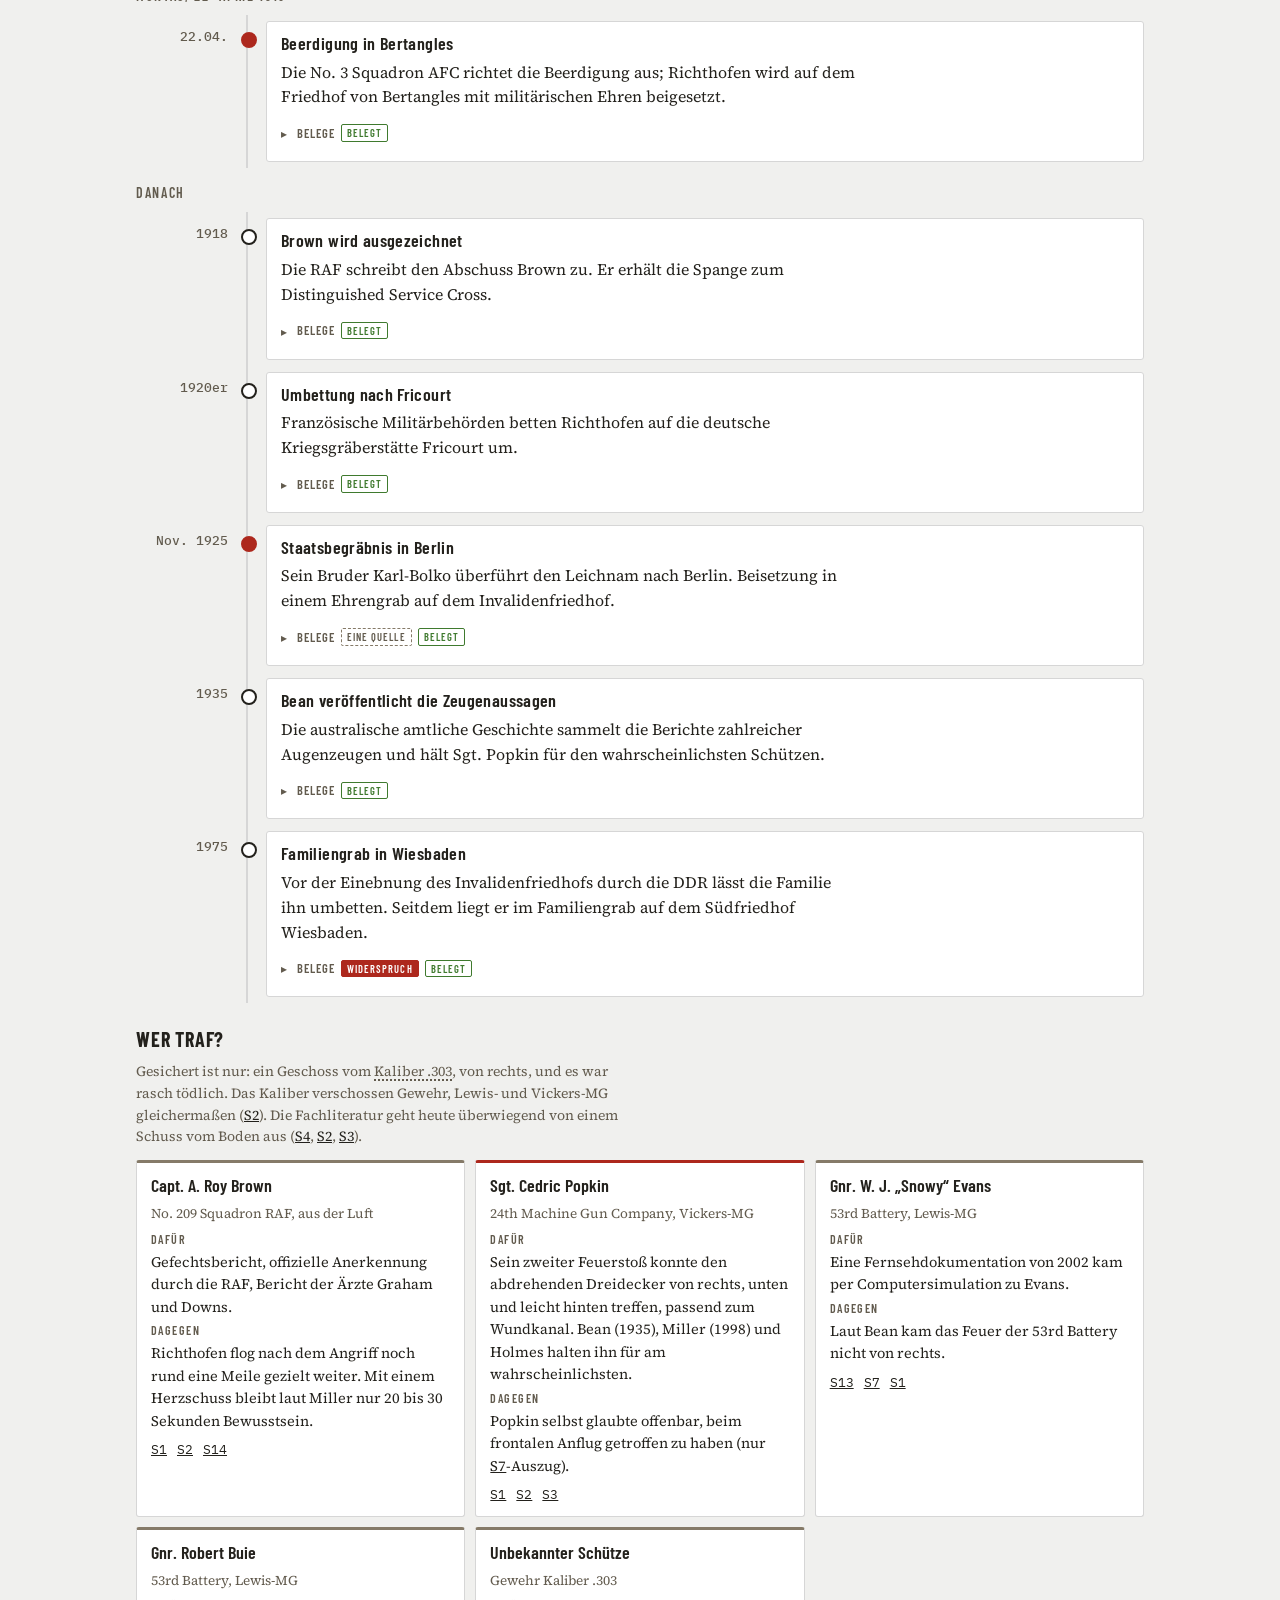
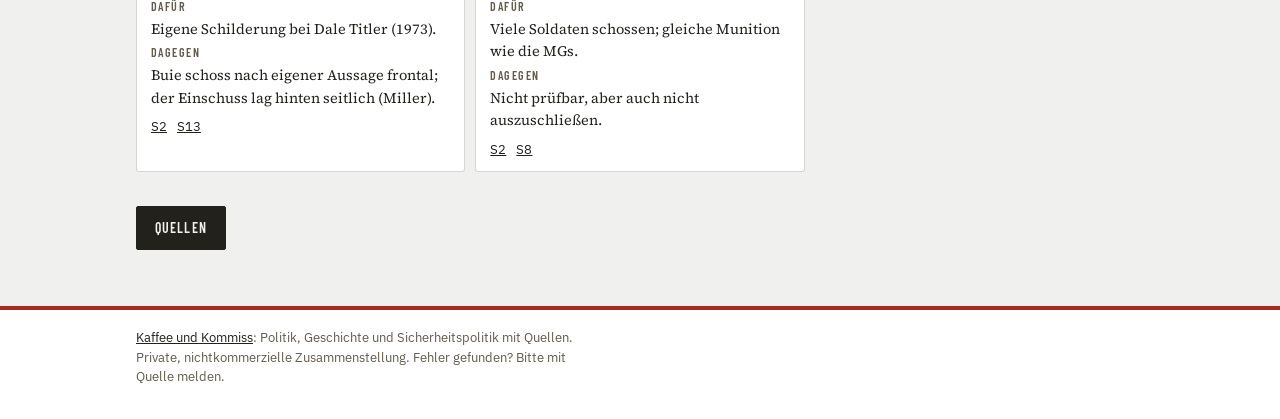
<file: tod.html>
<!doctype html>
<html lang="de" class="kk-b-gesch">
<head>
<meta charset="utf-8">
<meta name="viewport" content="width=device-width, initial-scale=1, viewport-fit=cover">
<title>Richthofens Tod 1918</title>
<meta name="description" content="Zeitleiste des 21. April 1918 mit Belegstatus je Aussage und den konkurrierenden Thesen zum tödlichen Schuss.">
<link rel="canonical" href="https://kaffeeundkommiss.github.io/erster-Weltkrieg/tod.html">
<meta property="og:type" content="website">
<meta property="og:locale" content="de_DE">
<meta property="og:site_name" content="Erster Weltkrieg">
<meta property="og:title" content="Richthofens Tod 1918">
<meta property="og:description" content="Zeitleiste des 21. April 1918 mit Belegstatus je Aussage und den konkurrierenden Thesen zum tödlichen Schuss.">
<meta property="og:url" content="https://kaffeeundkommiss.github.io/erster-Weltkrieg/tod.html">
<!-- Vorschau für Linkvorschauen, erzeugt mit werkzeuge/vorschau.js -->
<meta property="og:image" content="https://kaffeeundkommiss.github.io/erster-Weltkrieg/vorschau/tod.jpg?v=73d9d9e2">
<meta property="og:image:width" content="1200">
<meta property="og:image:height" content="630">
<meta property="og:image:alt" content="Richthofens letzter Flug: Erster Weltkrieg">
<meta name="twitter:card" content="summary_large_image">
<meta name="twitter:image" content="https://kaffeeundkommiss.github.io/erster-Weltkrieg/vorschau/tod.jpg?v=73d9d9e2">
<meta name="theme-color" content="#23211C" media="(prefers-color-scheme: light)">
<meta name="theme-color" content="#12110E" media="(prefers-color-scheme: dark)">
<meta name="apple-mobile-web-app-capable" content="yes">
<meta name="apple-mobile-web-app-title" content="JG Richthofen">
<link rel="icon" href="icons/favicon.svg" type="image/svg+xml">
<link rel="apple-touch-icon" sizes="180x180" href="icons/apple-touch-icon.png">
<link rel="manifest" href="manifest.webmanifest">
<link rel="stylesheet" href="site.css">
<link rel="preconnect" href="https://fonts.googleapis.com">
<link rel="preconnect" href="https://fonts.gstatic.com" crossorigin>
<link rel="stylesheet" href="https://fonts.googleapis.com/css2?family=Barlow+Condensed:wght@500;600;700&family=Source+Serif+4:opsz,wght@8..60,400;8..60,600&family=IBM+Plex+Sans:wght@400;500;600;700&family=IBM+Plex+Mono:wght@400;500;600&display=swap">
<link rel="stylesheet" href="basis.css">
<style>
/* Layout: Kopf wie auf den anderen Seiten, darunter Zeitleiste, Thesen, Widersprüche, Quellen */
:root {
  --paper: #eceee8; --panel: #f6f7f3; --ink: #1d2420; --muted: #5d6861; --rule: #c3c9c1; --border: #6f7a72;
  --j2: #6b6f6c; --j4: #2a5d91; --j6: #3f7a2e; --j10: #b07d0a; --j11: #7a3d8f; --ally: #4f6d7a; --red: #ad281d; --red-soft: rgba(173,40,29,.12);
  --f-display: "Barlow Condensed", "Arial Narrow", system-ui, sans-serif;
  --f-body: "Source Serif 4", Georgia, "Times New Roman", serif;
  --f-mono: "IBM Plex Mono", ui-monospace, Menlo, Consolas, monospace;
  color-scheme: light; padding-top: env(safe-area-inset-top, 0px); padding-bottom: env(safe-area-inset-bottom, 0px);
}
@media (prefers-color-scheme: dark) { :root:not([data-theme="light"]) {
  --paper: #121614; --panel: #181d1a; --ink: #e2e6e1; --muted: #98a39b; --rule: #313a35; --border: #7d8a82;
  --j2: #a4aaa6; --j4: #6fa3e0; --j6: #7dbb5f; --j10: #e0b33c; --j11: #c08ad6; --ally: #8fb3c4; --red: #e4533f; --red-soft: rgba(228,83,63,.16);
  color-scheme: dark } }
:root[data-theme="dark"] {
  --paper: #121614; --panel: #181d1a; --ink: #e2e6e1; --muted: #98a39b; --rule: #313a35; --border: #7d8a82;
  --j2: #a4aaa6; --j4: #6fa3e0; --j6: #7dbb5f; --j10: #e0b33c; --j11: #c08ad6; --ally: #8fb3c4; --red: #e4533f; --red-soft: rgba(228,83,63,.16);
  color-scheme: dark }

* { box-sizing: border-box }
body { margin: 0; background: var(--paper); color: var(--ink); font: 400 16px/1.55 var(--f-body) }
[hidden] { display: none !important }
.wrap { max-width: 1040px; margin: 0 auto; padding-block: 28px 56px;
  padding-left: max(16px, env(safe-area-inset-left, 0px)); padding-right: max(16px, env(safe-area-inset-right, 0px));
  display: grid; grid-template-columns: minmax(0, 1fr); gap: 26px }
.wrap > * { min-width: 0 }
header { display: grid; gap: 10px }
.brand { display: flex; align-items: center; gap: 16px }
.brand-text { display: grid; gap: 6px; min-width: 0 }
.logo { width: 76px; height: 76px; flex: none }
.logo-ring { fill: var(--panel); stroke: var(--ink); stroke-width: 3 }
.logo-inner { fill: none; stroke: var(--ink); stroke-width: 1; opacity: .5 }
.logo-plane { fill: var(--red) }
.logo-text { fill: var(--ink); font: 700 12.5px var(--f-display); letter-spacing: .16em }
.eyebrow { font: 600 13px/1 var(--f-display); letter-spacing: .14em; text-transform: uppercase; color: var(--red) }
h1 { font: 700 clamp(28px, 5vw, 46px)/1 var(--f-display); margin: 0; text-transform: uppercase; text-wrap: balance }
.lede { margin: 0; max-width: 68ch; color: var(--muted) }
.evhead { display: grid; gap: 6px; margin-top: 8px }
.evhead h2.evtitle { font: 700 clamp(26px, 4vw, 36px)/1.05 var(--f-display); text-transform: uppercase; letter-spacing: .01em; margin: 0; text-wrap: balance }
nav.pages { display: flex; gap: 8px; flex-wrap: wrap }
nav.pages a { font: 600 14px/1 var(--f-display); letter-spacing: .08em; text-transform: uppercase; color: var(--ink); text-decoration: none;
  border: 1px solid var(--border); border-radius: 2px; padding: 9px 12px 8px; background: var(--panel) }
nav.pages a[aria-current="page"] { background: var(--ink); color: var(--paper); border-color: var(--ink) }
nav.pages a[aria-current="true"] { background: var(--ink); color: var(--paper); border-color: var(--ink) }
nav.sub { display: flex; gap: 20px; border-bottom: 1px solid var(--rule); overflow-x: auto; scrollbar-width: none; margin-top: -2px }
nav.sub::-webkit-scrollbar { display: none }
nav.sub a { font: 600 13px/1 var(--f-display); letter-spacing: .08em; text-transform: uppercase; color: var(--muted); text-decoration: none;
  white-space: nowrap; padding: 8px 0 9px; border-bottom: 3px solid transparent; margin-bottom: -1px }
nav.sub a:hover { color: var(--ink) }
nav.sub a[aria-current="page"] { color: var(--ink); border-bottom-color: var(--red) }
nav.sub a:focus-visible { outline: 2px solid var(--red); outline-offset: 2px }
nav.pages a:focus-visible, button:focus-visible, summary:focus-visible { outline: 2px solid var(--red); outline-offset: 2px }
@media (max-width: 560px) { .logo { width: 56px; height: 56px } .brand { gap: 12px } }

h2 { font: 700 20px/1 var(--f-display); text-transform: uppercase; letter-spacing: .04em; margin: 0 }
.sect { display: grid; gap: 12px }
.hint { font-size: 14px; color: var(--muted); margin: 0 }


/* Zeitleiste */
.status { display: flex; flex-wrap: wrap; gap: 8px 16px; font-size: 14px; color: var(--muted); margin: 0; padding: 0; list-style: none }
.status li { display: inline-flex; align-items: center; gap: 7px }
.b { display: inline-block; font: 600 11.5px/1 var(--f-display); letter-spacing: .1em; text-transform: uppercase; padding: 4px 7px 3px; border-radius: 2px; border: 1px solid; white-space: nowrap }
.b.ok { color: var(--j6); border-color: var(--j6) }
.b.part { color: var(--j10); border-color: var(--j10) }
.b.one { color: var(--muted); border-color: var(--border); border-style: dashed }
.b.wid { color: var(--panel); background: var(--red); border-color: var(--red) }
.day { margin: 6px 0 0; font: 600 14px/1 var(--f-display); letter-spacing: .12em; text-transform: uppercase; color: var(--muted) }
ol.tl { list-style: none; margin: 0; padding: 0; display: grid; gap: 0 }
ol.tl > li { display: grid; grid-template-columns: 92px 14px minmax(0, 1fr); gap: 0 12px }
.t { font: 500 13px/1.3 var(--f-mono); color: var(--muted); padding-top: 14px; text-align: right }
.rail { position: relative }
.rail::before { content: ""; position: absolute; left: 6px; top: 0; bottom: 0; width: 2px; background: var(--rule) }
.rail::after { content: ""; position: absolute; left: 1px; top: 17px; width: 12px; height: 12px; border-radius: 50%; background: var(--panel); border: 2px solid var(--ink) }
ol.tl > li.key .rail::after { background: var(--red); border-color: var(--red) }
.card { background: var(--panel); border: 1px solid var(--rule); border-radius: 3px; padding: 11px 14px 12px; margin: 6px 0; display: grid; gap: 6px }
.card h3 { font: 600 18px/1.15 var(--f-display); margin: 0; letter-spacing: .02em }
.card p { margin: 0 }
.meta { display: flex; flex-wrap: wrap; align-items: center; gap: 6px 10px; font-size: 13.5px; color: var(--muted) }
.meta a, .src a { color: var(--ink); font-family: var(--f-mono); font-size: 12.5px }
.why { font-size: 14px; color: var(--muted); font-style: italic }
@media (max-width: 560px) {
  ol.tl > li { grid-template-columns: 14px minmax(0, 1fr); gap: 0 10px }
  .t { grid-column: 2; text-align: left; padding-top: 10px }
  .rail { grid-row: 1 / span 2; grid-column: 1 }
  .card { grid-column: 2 }
}

/* Thesen */
.theses { display: grid; grid-template-columns: repeat(auto-fill, minmax(260px, 1fr)); gap: 10px }
.th { background: var(--panel); border: 1px solid var(--rule); border-top: 3px solid var(--border); border-radius: 3px; padding: 12px 14px; display: grid; gap: 8px; align-content: start }
.th.lead { border-top-color: var(--red) }
.th h3 { font: 600 18px/1.15 var(--f-display); margin: 0 }
.th .who2 { font-size: 13.5px; color: var(--muted); margin: 0 }
.th dl { margin: 0; display: grid; gap: 6px; font-size: 14.5px }
.th dt { font: 600 12px/1 var(--f-display); letter-spacing: .12em; text-transform: uppercase; color: var(--muted) }
.th dd { margin: 0 }

/* Widersprüche, Quellen */
.tbl { width: 100%; border-collapse: collapse; font-size: 14.5px }
.tbl th, .tbl td { text-align: left; vertical-align: top; padding: 8px 10px; border-bottom: 1px solid var(--rule) }
.tbl th { font: 600 12.5px/1.2 var(--f-display); letter-spacing: .1em; text-transform: uppercase; color: var(--muted) }
.tblwrap { overflow-x: auto; -webkit-overflow-scrolling: touch }
ol.srcs { margin: 0; padding: 0; list-style: none; display: grid; gap: 8px; font-size: 14.5px }
ol.srcs li { display: grid; grid-template-columns: 40px minmax(0, 1fr); gap: 10px }
ol.srcs .id { font: 500 13px/1.5 var(--f-mono); color: var(--red) }
ol.srcs .dep { color: var(--muted); font-size: 13.5px }
ol.srcs a { color: var(--ink); overflow-wrap: anywhere }
ol.srcs li:target { background: var(--red-soft); outline: 6px solid var(--red-soft) }
.note { font-size: 13.5px; color: var(--muted); font-style: italic; margin: 0 }
.hint a, .note a, .why a, .th dd a, .meta span a { color: var(--ink) }
</style>
<link rel="stylesheet" href="bereich.css">
</head>
<body>
<div class="kk-leiste"><div class="kk-in">
  <a class="kk-haus" href="https://kaffeeundkommiss.github.io/"><img src="kk-tasse.svg" alt="" width="22" height="22"><span>Kaffee und Kommiss</span></a>
  <nav class="kk-bereiche" aria-label="Bereiche"><a href="https://kaffeeundkommiss.github.io/geschichte/" aria-current="true">Geschichte</a><a href="https://kaffeeundkommiss.github.io/sicherheitspolitik/"><span class="kk-lang">Sicherheitspolitik</span><span class="kk-kurz">Sicherheit</span></a><a href="https://kaffeeundkommiss.github.io/politik/">Politik</a></nav>
</div></div>
<div class="kk-kopf"><div class="kk-in">
  <a class="kk-schild" href="index.html"><img src="icons/favicon.svg" alt="" width="44" height="44"><span><span class="kk-name" style="display:block">Erster Weltkrieg</span><span class="kk-unter" style="display:block">Luftkrieg an der Westfront 1916–1918</span></span></a>
</div></div>
<div class="wrap">
  <header>
    <div class="brand">
      <svg class="logo" viewBox="-40 -40 80 80" role="img" aria-label="Logo: Flugzeugsilhouette im Abzeichen des Jagdgeschwaders I">
        <circle r="37" class="logo-ring"/><circle r="31.5" class="logo-inner"/>
        <g transform="translate(0,-4) scale(1.8)"><path class="logo-plane" d="M-11,-3.6 h22 v4.2 h-22 z M-1.8,-8.5 h3.6 v16.5 h-3.6 z M-5.2,5.6 h10.4 v3 h-10.4 z M-3.4,-9.6 h6.8 v1.2 h-6.8 z"/></g>
        <text y="23.5" text-anchor="middle" class="logo-text">JG I</text>
      </svg>
      <div class="brand-text">
        <div class="eyebrow">Ereignisse · 1916 – 1918</div>
        <h1>Besondere Ereignisse im Jagdgeschwader Richthofen</h1>
      </div>
    </div>
    <nav class="pages" aria-label="Seiten">
      <a href="index.html">Karte</a>
      <a href="personen.html">Personen</a>
      <a href="boelcke1916.html" aria-current="true">Ereignisse</a>
    </nav>
    <nav class="sub" aria-label="Ereignisse">
      <a href="boelcke1916.html" title="Boelckes Tod">28.10.1916</a>
      <a href="april1917.html" title="Der „Blutige April“">April 1917</a>
      <a href="tod.html" title="Der letzte Flug" aria-current="page">21.04.1918</a>
    </nav>
    <div class="evintro">
      <div class="evtext">
        <div class="evhead">
          <div class="eyebrow">Somme-Tal · 21. April 1918</div>
          <h2 class="evtitle">Der letzte Flug</h2>
        </div>
        <p class="lede">Manfred von Richthofen fiel am Vormittag des 21. April 1918 über den australischen Linien bei Vaux-sur-Somme. Sicher ist, dass ihn ein einziges Geschoss traf und dass er zuvor eine britische Sopwith Camel tief durch das Somme-Tal verfolgt hatte. Wer schoss, ist bis heute offen. Jede Aussage unten trägt ihren Belegstatus.</p>
      </div>
      <figure class="evfoto">
        <img src="bilder/richthofen-duehren-1917.jpg" width="421" height="600" alt="Porträt Manfred von Richthofens mit Schirmmütze, Ledermantel und Pour le Mérite" decoding="async">
        <figcaption>Manfred von Richthofen, um 1917. Foto: C. J. von Dühren, gemeinfrei. <a href="quellen-tod.html#f1">Bildnachweis</a></figcaption>
      </figure>
    </div>
  </header>

  <section class="sect" aria-labelledby="stH">
    <h2 id="stH">Belegstatus</h2>
    <ul class="status">
      <li><span class="b ok">belegt</span>zwei unabhängige Quellen</li>
      <li><span class="b part">teilweise</span>zwei Quellen, aber voneinander abhängig</li>
      <li><span class="b one">eine Quelle</span>nicht ausreichend belegt</li>
      <li><span class="b wid">Widerspruch</span>Quellen widersprechen sich</li>
    </ul>
    <p class="note">Uhrzeiten stehen so, wie die jeweilige Quelle sie nennt. Deutsche und britische Seite rechneten mit unterschiedlicher Ortszeit; die genaue Differenz am 21.04.1918 ist hier nicht belegt (<a href="quellen-tod.html#s16">S16</a>).</p>
  </section>

  <section class="sect" aria-labelledby="tlH">
    <h2 id="tlH">Ablauf</h2>

    <p class="day">Samstag, 20. April 1918</p>
    <ol class="tl">
      <li>
        <div class="t">20.04.</div><div class="rail"></div>
        <div class="card">
          <h3>80. Luftsieg</h3>
          <p>Richthofen erzielt seine Luftsiege 79 und 80. Es sind seine letzten.</p>
          <div class="meta"><span class="b ok">belegt</span><a href="quellen-tod.html#s4">S4</a><a href="quellen-tod.html#s3">S3</a></div>
          <p class="why">S3 nennt kein Datum, nur „the day before“.</p>
        </div>
      </li>
    </ol>

    <p class="day">Sonntag, 21. April 1918</p>
    <ol class="tl">
      <li>
        <div class="t">vormittags<br>dt. Zeit</div><div class="rail"></div>
        <div class="card">
          <h3>Start in Cappy</h3>
          <p>Vom Flugplatz Cappy an der Somme startet die Jasta 11 in zwei Ketten mit Fokker-Dr.I-Dreideckern, eine führt Richthofen.</p>
          <div class="meta"><span class="b ok">belegt</span><a href="quellen-tod.html#s6">S6</a><a href="quellen-tod.html#s9">S9</a><a href="quellen-tod.html#s8">S8</a></div>
          <div class="meta"><span class="b one">eine Quelle</span>Startzeit „around 11 o'clock“ nur <a href="quellen-tod.html#s9">S9</a>; „neun weitere Piloten“ nur <a href="quellen-tod.html#s6">S6</a></div>
        </div>
      </li>
      <li>
        <div class="t">vormittags</div><div class="rail"></div>
        <div class="card">
          <h3>Luftkampf mit No. 209 Squadron</h3>
          <p>Über dem Somme-Tal treffen die Dreidecker auf Sopwith Camels der No. 209 Squadron RAF unter Capt. A. R. Brown. Beteiligt sind auch zwei Neulinge: Lt. W. R. May auf britischer Seite und Richthofens Vetter Wolfram.</p>
          <div class="meta"><span class="b ok">belegt</span><a href="quellen-tod.html#s1">S1</a><a href="quellen-tod.html#s14">S14</a><a href="quellen-tod.html#s6">S6</a></div>
          <div class="meta"><span class="b one">eine Quelle</span>Dass May Wolfram angriff und Manfred dem Vetter half, steht nur in <a href="quellen-tod.html#s6">S6</a> (und im Auszug von <a href="quellen-tod.html#s7">S7</a>).</div>
        </div>
      </li>
      <li>
        <div class="t">danach</div><div class="rail"></div>
        <div class="card">
          <h3>Jagd im Tiefflug</h3>
          <p>May flieht befehlsgemäß nach Westen, Richthofen folgt ihm dicht über dem Boden durch das Somme-Tal hinter die eigenen Linien des Gegners, über Vaux-sur-Somme hinweg, und feuert kurze Stöße.</p>
          <div class="meta"><span class="b ok">belegt</span><a href="quellen-tod.html#s1">S1</a><a href="quellen-tod.html#s4">S4</a><a href="quellen-tod.html#s2">S2</a></div>
        </div>
      </li>
      <li class="key">
        <div class="t">„about 11:00“<br>brit. Zeit</div><div class="rail"></div>
        <div class="card">
          <h3>Brown stößt herab</h3>
          <p>Brown stürzt von oben hinten auf den roten Dreidecker und schießt einen langen Feuerstoß. In seinem Bericht schreibt er, der Gegner sei „vertical“ abgestürzt.</p>
          <div class="meta"><span class="b part">teilweise</span><a href="quellen-tod.html#s1">S1</a><a href="quellen-tod.html#s2">S2</a></div>
          <p class="why">Beide Quellen geben denselben Gefechtsbericht wieder. Bean nennt die Absturzmeldung „mistaken“: Brown habe die weitere Jagd nicht gesehen.</p>
        </div>
      </li>
      <li>
        <div class="t">„about 10.45“<br>brit. Zeit</div><div class="rail"></div>
        <div class="card">
          <h3>Überflug der 11th Brigade</h3>
          <p>Brigadegeneral Cannan notiert, ein feindlicher Dreidecker habe einen britischen Flieger etwa 100 Fuß über seinem Stab verfolgt und auf ihn geschossen.</p>
          <div class="meta"><span class="b one">eine Quelle</span><a href="quellen-tod.html#s1">S1</a></div>
          <p class="why">Die Uhrzeit liegt vor Browns „about 11:00“. Beide Angaben sind Schätzungen.</p>
        </div>
      </li>
      <li>
        <div class="t">etwa 1 Minute</div><div class="rail"></div>
        <div class="card">
          <h3>Die Jagd geht weiter</h3>
          <p>Nach Browns Angriff setzt Richthofen die Verfolgung fort, laut Bean „almost exactly a mile“, und folgt Mays Ausweichbewegungen. Bodenzeugen sehen nur noch zwei Flugzeuge.</p>
          <div class="meta"><span class="b ok">belegt</span><a href="quellen-tod.html#s1">S1</a><a href="quellen-tod.html#s3">S3</a><a href="quellen-tod.html#s2">S2</a></div>
          <p class="why">Die Entfernung nennt nur S1.</p>
        </div>
      </li>
      <li>
        <div class="t">am Höhenrücken</div><div class="rail"></div>
        <div class="card">
          <h3>Feuer vom Boden</h3>
          <p>Australische Flak-MGs eröffnen das Feuer, sobald May aus der Schusslinie ist: die Vickers von Sgt. Cedric Popkin (24th Machine Gun Company) und die Lewis-MGs der 53rd Battery mit den Gunnern Robert Buie und W. J. „Snowy“ Evans. Dazu schießen viele Soldaten mit Gewehren.</p>
          <div class="meta"><span class="b ok">belegt</span><a href="quellen-tod.html#s1">S1</a><a href="quellen-tod.html#s13">S13</a><a href="quellen-tod.html#s3">S3</a></div>
        </div>
      </li>
      <li>
        <div class="t">Sekunden</div><div class="rail"></div>
        <div class="card">
          <h3>Richthofen dreht ab</h3>
          <p>Der Dreidecker bricht die Verfolgung ab, wendet scharf, steigt kurz und geht dann zu Boden.</p>
          <div class="meta"><span class="b wid">Widerspruch</span>Richtung der Wende</div>
          <p class="why">Rechts: Travers in <a href="quellen-tod.html#s1">S1</a>, <a href="quellen-tod.html#s13">S13</a>. Links: Wiltshire in <a href="quellen-tod.html#s1">S1</a>, <a href="quellen-tod.html#s3">S3</a>. „Nach Norden“: Beavis in <a href="quellen-tod.html#s1">S1</a>. Die Zeugen standen an verschiedenen Stellen; nicht auflösbar.</p>
        </div>
      </li>
      <li class="key">
        <div class="t">Minuten später</div><div class="rail"></div>
        <div class="card">
          <h3>Landung neben der Straße Bray–Corbie</h3>
          <p>Der Dreidecker 425/17 setzt auf dem Höhenrücken nördlich von Vaux-sur-Somme (Morlancourt-Rücken) neben der Straße Bray–Corbie auf, an einem Rübenhaufen. Soldaten strömen hin, Souvenirjäger zerlegen die Maschine.</p>
          <div class="meta"><span class="b ok">belegt</span><a href="quellen-tod.html#s1">S1</a><a href="quellen-tod.html#s13">S13</a><a href="quellen-tod.html#s4">S4</a><a href="quellen-tod.html#s10">S10</a></div>
          <div class="meta"><span class="b wid">Widerspruch</span>Lebte er noch? <a href="quellen-tod.html#s1">S1</a>: „The pilot was in it, dead“. <a href="quellen-tod.html#s6">S6</a>: starb „kurz nach Ankunft der australischen Soldaten“. <a href="quellen-tod.html#s3">S3</a>: letzte Worte nur „allegedly“.</div>
        </div>
      </li>
      <li>
        <div class="t">mittags<br>dt. Zeit</div><div class="rail"></div>
        <div class="card">
          <h3>Cappy wartet</h3>
          <p>Die Jasta 11 landet ohne ihren Kommandeur. Ein deutscher Artilleriebeobachter meldet, ein roter Dreidecker sei bei Höhe 102 nördlich von Vaux glatt gelandet. Man hofft auf eine Notlandung.</p>
          <div class="meta"><span class="b one">eine Quelle</span><a href="quellen-tod.html#s9">S9</a></div>
        </div>
      </li>
      <li>
        <div class="t">nach Dunkelheit</div><div class="rail"></div>
        <div class="card">
          <h3>Überführung nach Poulainville</h3>
          <p>Die Leiche wird zunächst zur Batterie gebracht und abends von der No. 3 Squadron, Australian Flying Corps, zum Flugplatz Poulainville geholt.</p>
          <div class="meta"><span class="b ok">belegt</span><a href="quellen-tod.html#s1">S1</a><a href="quellen-tod.html#s3">S3</a></div>
        </div>
      </li>
      <li class="key">
        <div class="t">21./22.04.</div><div class="rail"></div>
        <div class="card">
          <h3>Ärztliche Untersuchung</h3>
          <p>Keine Obduktion, nur äußere Untersuchung mit Sondierung. Befund: ein Geschoss, Einschuss rechts etwa auf Höhe der 9. Rippe, Ausschuss links vorn etwas höher, durch Brust und Herz.</p>
          <div class="meta"><span class="b ok">belegt</span><a href="quellen-tod.html#s1">S1</a><a href="quellen-tod.html#s2">S2</a><a href="quellen-tod.html#s3">S3</a></div>
          <div class="meta"><span class="b part">teilweise</span>Deutung uneinig: Graham und Downs „could not have been caused by fire from the ground“; Barber: Schuss von unten bei Schräglage. <a href="quellen-tod.html#s1">S1</a><a href="quellen-tod.html#s2">S2</a></div>
          <p class="why">S1 und S2 stützen sich hier auf dieselben Akten (Bean Papers). Laut Barber diente ein Stück Zaundraht als Sonde.</p>
        </div>
      </li>
    </ol>

    <p class="day">Montag, 22. April 1918</p>
    <ol class="tl">
      <li class="key">
        <div class="t">22.04.</div><div class="rail"></div>
        <div class="card">
          <h3>Beerdigung in Bertangles</h3>
          <p>Die No. 3 Squadron AFC richtet die Beerdigung aus; Richthofen wird auf dem Friedhof von Bertangles mit militärischen Ehren beigesetzt.</p>
          <div class="meta"><span class="b ok">belegt</span><a href="quellen-tod.html#s11">S11</a><a href="quellen-tod.html#s12">S12</a><a href="quellen-tod.html#s6">S6</a></div>
          <p class="why">Von S11 und S12 sind nur die Bildunterschriften gelesen.</p>
        </div>
      </li>
    </ol>

    <p class="day">Danach</p>
    <ol class="tl">
      <li>
        <div class="t">1918</div><div class="rail"></div>
        <div class="card">
          <h3>Brown wird ausgezeichnet</h3>
          <p>Die RAF schreibt den Abschuss Brown zu. Er erhält die Spange zum Distinguished Service Cross.</p>
          <div class="meta"><span class="b ok">belegt</span><a href="quellen-tod.html#s14">S14</a><a href="quellen-tod.html#s2">S2</a><a href="quellen-tod.html#s1">S1</a></div>
          <p class="why">S3 nennt fälschlich das Distinguished Flying Cross.</p>
        </div>
      </li>
      <li>
        <div class="t">1920er</div><div class="rail"></div>
        <div class="card">
          <h3>Umbettung nach Fricourt</h3>
          <p>Französische Militärbehörden betten Richthofen auf die deutsche Kriegsgräberstätte Fricourt um.</p>
          <div class="meta"><span class="b ok">belegt</span><a href="quellen-tod.html#s5">S5</a><a href="quellen-tod.html#s6">S6</a></div>
          <p class="why">Das Jahr ist offen: S6 schreibt „Fünf Jahre später“, S5 nennt keines.</p>
        </div>
      </li>
      <li class="key">
        <div class="t">Nov. 1925</div><div class="rail"></div>
        <div class="card">
          <h3>Staatsbegräbnis in Berlin</h3>
          <p>Sein Bruder Karl-Bolko überführt den Leichnam nach Berlin. Beisetzung in einem Ehrengrab auf dem Invalidenfriedhof.</p>
          <div class="meta"><span class="b ok">belegt</span><a href="quellen-tod.html#s5">S5</a><a href="quellen-tod.html#s6">S6</a><a href="quellen-tod.html#s4">S4</a></div>
          <div class="meta"><span class="b one">eine Quelle</span>Tag 20.11.1925 und Feier in der Gnadenkirche mit Hindenburg nur <a href="quellen-tod.html#s6">S6</a></div>
        </div>
      </li>
      <li>
        <div class="t">1935</div><div class="rail"></div>
        <div class="card">
          <h3>Bean veröffentlicht die Zeugenaussagen</h3>
          <p>Die australische amtliche Geschichte sammelt die Berichte zahlreicher Augenzeugen und hält Sgt. Popkin für den wahrscheinlichsten Schützen.</p>
          <div class="meta"><span class="b ok">belegt</span><a href="quellen-tod.html#s1">S1</a><a href="quellen-tod.html#s2">S2</a><a href="quellen-tod.html#s13">S13</a></div>
        </div>
      </li>
      <li>
        <div class="t">1975</div><div class="rail"></div>
        <div class="card">
          <h3>Familiengrab in Wiesbaden</h3>
          <p>Vor der Einebnung des Invalidenfriedhofs durch die DDR lässt die Familie ihn umbetten. Seitdem liegt er im Familiengrab auf dem Südfriedhof Wiesbaden.</p>
          <div class="meta"><span class="b ok">belegt</span><a href="quellen-tod.html#s5">S5</a><a href="quellen-tod.html#s6">S6</a></div>
          <div class="meta"><span class="b wid">Widerspruch</span>Eine von <a href="quellen-tod.html#s15">S15</a> zitierte Meldung von 1976 nennt „Ende vorigen Jahres“ und den Nordfriedhof; <a href="quellen-tod.html#s6">S6</a> nennt den 11.02.1975.</div>
        </div>
      </li>
    </ol>
  </section>

  <section class="sect" aria-labelledby="thH">
    <h2 id="thH">Wer traf?</h2>
    <p class="hint">Gesichert ist nur: ein Geschoss vom Kaliber .303, von rechts, und es war rasch tödlich. Das Kaliber verschossen Gewehr, Lewis- und Vickers-MG gleichermaßen (<a href="quellen-tod.html#s2">S2</a>). Die Fachliteratur geht heute überwiegend von einem Schuss vom Boden aus (<a href="quellen-tod.html#s4">S4</a>, <a href="quellen-tod.html#s2">S2</a>, <a href="quellen-tod.html#s3">S3</a>).</p>
    <div class="theses">
      <article class="th">
        <h3>Capt. A. Roy Brown</h3>
        <p class="who2">No. 209 Squadron RAF, aus der Luft</p>
        <dl>
          <dt>Dafür</dt><dd>Gefechtsbericht, offizielle Anerkennung durch die RAF, Bericht der Ärzte Graham und Downs.</dd>
          <dt>Dagegen</dt><dd>Richthofen flog nach dem Angriff noch rund eine Meile gezielt weiter. Mit einem Herzschuss bleibt laut Miller nur 20 bis 30 Sekunden Bewusstsein.</dd>
        </dl>
        <div class="meta"><a href="quellen-tod.html#s1">S1</a><a href="quellen-tod.html#s2">S2</a><a href="quellen-tod.html#s14">S14</a></div>
      </article>
      <article class="th lead">
        <h3>Sgt. Cedric Popkin</h3>
        <p class="who2">24th Machine Gun Company, Vickers-MG</p>
        <dl>
          <dt>Dafür</dt><dd>Sein zweiter Feuerstoß konnte den abdrehenden Dreidecker von rechts, unten und leicht hinten treffen, passend zum Wundkanal. Bean (1935), Miller (1998) und Holmes halten ihn für am wahrscheinlichsten.</dd>
          <dt>Dagegen</dt><dd>Popkin selbst glaubte offenbar, beim frontalen Anflug getroffen zu haben (nur <a href="quellen-tod.html#s7">S7</a>-Auszug).</dd>
        </dl>
        <div class="meta"><a href="quellen-tod.html#s1">S1</a><a href="quellen-tod.html#s2">S2</a><a href="quellen-tod.html#s3">S3</a></div>
      </article>
      <article class="th">
        <h3>Gnr. W. J. „Snowy“ Evans</h3>
        <p class="who2">53rd Battery, Lewis-MG</p>
        <dl>
          <dt>Dafür</dt><dd>Eine Fernsehdokumentation von 2002 kam per Computersimulation zu Evans.</dd>
          <dt>Dagegen</dt><dd>Laut Bean kam das Feuer der 53rd Battery nicht von rechts.</dd>
        </dl>
        <div class="meta"><a href="quellen-tod.html#s13">S13</a><a href="quellen-tod.html#s7">S7</a><a href="quellen-tod.html#s1">S1</a></div>
      </article>
      <article class="th">
        <h3>Gnr. Robert Buie</h3>
        <p class="who2">53rd Battery, Lewis-MG</p>
        <dl>
          <dt>Dafür</dt><dd>Eigene Schilderung bei Dale Titler (1973).</dd>
          <dt>Dagegen</dt><dd>Buie schoss nach eigener Aussage frontal; der Einschuss lag hinten seitlich (Miller).</dd>
        </dl>
        <div class="meta"><a href="quellen-tod.html#s2">S2</a><a href="quellen-tod.html#s13">S13</a></div>
      </article>
      <article class="th">
        <h3>Unbekannter Schütze</h3>
        <p class="who2">Gewehr Kaliber .303</p>
        <dl>
          <dt>Dafür</dt><dd>Viele Soldaten schossen; gleiche Munition wie die MGs.</dd>
          <dt>Dagegen</dt><dd>Nicht prüfbar, aber auch nicht auszuschließen.</dd>
        </dl>
        <div class="meta"><a href="quellen-tod.html#s2">S2</a><a href="quellen-tod.html#s8">S8</a></div>
      </article>
    </div>
  </section>

  <p class="qnav"><a class="qbtn" href="quellen-tod.html">Quellen</a></p>
</div>
<script src="site.js" defer></script>
<footer class="kk-fuss"><div class="kk-in">
  <p><a href="https://kaffeeundkommiss.github.io/">Kaffee und Kommiss</a>: Politik, Geschichte und Sicherheitspolitik mit Quellen. Private, nichtkommerzielle Zusammenstellung. Fehler gefunden? Bitte mit Quelle melden.</p>
</div></footer>
</body>
</html>
</file>
<file: site.css>
/* Gemeinsame Bausteine aller Seiten: Begriffserklärungen, Kontextzeile, einklappbare Belege.
   Nutzt die Farb- und Schrift-Variablen der jeweiligen Seite (--ink, --muted, --panel, --rule, --border, --red, --f-*). */

/* Antippbare Begriffe */
button.gl { all: unset; cursor: help; color: inherit; font: inherit; text-decoration: underline dotted; text-decoration-thickness: 1.5px;
  text-underline-offset: 3px; text-decoration-color: var(--muted); border-radius: 2px }
button.gl:hover { text-decoration-color: var(--red) }
button.gl:focus-visible { outline: 2px solid var(--red); outline-offset: 2px }
button.gl[aria-expanded="true"] { background: var(--red-soft, rgba(173,40,29,.14)) }
.glpop { position: absolute; z-index: 50; max-width: min(340px, calc(100vw - 32px)); background: var(--panel); color: var(--ink);
  border: 1px solid var(--border); border-left: 4px solid var(--red); border-radius: 3px; padding: 10px 12px 10px;
  box-shadow: 0 6px 22px rgba(0,0,0,.18); font: 400 15px/1.45 var(--f-body); display: grid; gap: 6px }
.glpop b { font: 700 16px/1.15 var(--f-display); letter-spacing: .03em; text-transform: uppercase }
.glpop p { margin: 0 }
.glpop .glmore { font-size: 13.5px; color: var(--muted) } .glpop .glmore a { color: var(--ink) }
.glpop .glx { all: unset; position: absolute; right: 6px; top: 4px; width: 28px; height: 28px; text-align: center; line-height: 28px; cursor: pointer; color: var(--muted); font-size: 18px }
.glpop .glx:focus-visible { outline: 2px solid var(--red) }

/* Kontextzeile unter der Navigation (Seiten ohne Einführungskasten) */
.ctx { margin: 0; font-size: 14px; color: var(--muted) }
.ctx a { color: var(--ink) }

/* Einklappbare Belege in Ablaufkarten und Zahlenkästen */
details.belege { margin-top: 2px }
details.belege > summary { list-style: none; cursor: pointer; display: flex; flex-wrap: wrap; align-items: center; gap: 6px; min-height: 32px;
  font: 600 12.5px/1 var(--f-display); letter-spacing: .08em; text-transform: uppercase; color: var(--muted) }
details.belege > summary::-webkit-details-marker { display: none }
details.belege > summary::before { content: "▸"; font-size: 12px; width: 10px; transition: transform .15s }
details.belege[open] > summary::before { transform: rotate(90deg) }
details.belege > summary .b { font-size: 10.5px; padding: 3px 5px 2px }
details.belege > summary:hover { color: var(--ink) }
details.belege > summary:focus-visible { outline: 2px solid var(--red); outline-offset: 2px }
details.belege > .belin { display: grid; gap: 6px; padding: 6px 0 2px 16px; border-left: 2px solid var(--rule); margin-top: 4px }
.beltoggle { all: unset; cursor: pointer; justify-self: start; font: 600 13px/1 var(--f-display); letter-spacing: .08em; text-transform: uppercase;
  border: 1px solid var(--border); border-radius: 2px; padding: 9px 11px 8px; background: var(--panel); color: var(--ink) }
.beltoggle:focus-visible { outline: 2px solid var(--red); outline-offset: 2px }
.belhead { display: flex; flex-wrap: wrap; align-items: center; justify-content: space-between; gap: 10px }

/* Legende des Belegstatus als aufklappbare Zeile */
details.statuslegend > summary { list-style: none; cursor: pointer; font: 600 14px/1.2 var(--f-display); letter-spacing: .06em; text-transform: uppercase; color: var(--ink); min-height: 32px; display: flex; align-items: center; gap: 8px }
details.statuslegend > summary::-webkit-details-marker { display: none }
details.statuslegend > summary::before { content: "▸"; font-size: 12px; width: 10px; transition: transform .15s }
details.statuslegend[open] > summary::before { transform: rotate(90deg) }
details.statuslegend > summary:focus-visible { outline: 2px solid var(--red); outline-offset: 2px }
details.statuslegend[open] > summary { margin-bottom: 10px }
details.statuslegend > *:not(summary) + * { margin-top: 10px }

/* Schaltfläche „Quellen“ am Seitenende und Rückweg auf den Quellenseiten */
.qnav { margin: 8px 0 0 }
a.qbtn { display: inline-flex; align-items: center; min-height: 44px; box-sizing: border-box; padding: 0 18px;
  font: 600 14px/1 var(--f-display); letter-spacing: .08em; text-transform: uppercase; text-decoration: none;
  color: var(--paper, #fff); background: var(--ink); border: 1px solid var(--ink); border-radius: 2px }
a.qbtn:hover { background: var(--red); border-color: var(--red) }
a.qbtn:focus-visible { outline: 2px solid var(--red); outline-offset: 2px }
/* Quellenseiten: aktueller Bereich in der Navigation */
nav.pages a[aria-current="true"] { background: var(--ink); color: var(--paper); border-color: var(--ink) }
nav.sub a[aria-current="true"] { color: var(--ink); border-bottom-color: var(--red) }
header .lede a { color: var(--ink) }

/* Ereignisseiten: Porträtfoto rechts neben Überschrift und Einleitung, auf schmalen Bildschirmen darunter */
.evintro { display: grid; grid-template-columns: minmax(0, 1fr) 200px; gap: 10px 28px; align-items: start }
.evintro > .evtext { display: grid; gap: 10px; min-width: 0 }
figure.evfoto { margin: 8px 0 0; display: grid; gap: 6px }
figure.evfoto img { display: block; width: 100%; height: auto; border: 1px solid var(--rule); border-radius: 2px; background: var(--panel) }
figure.evfoto figcaption { font-size: 13px; line-height: 1.4; color: var(--muted) }
figure.evfoto figcaption a { color: var(--ink) }
@media (max-width: 720px) {
  .evintro { grid-template-columns: minmax(0, 1fr) }
  figure.evfoto { margin-top: 4px; max-width: 180px }
}

/* Kopfband: Stacheldraht und Explosionen statt Gitter (wie Jünger-Seite) */
.kk-kopf { --kk-muster: url("stacheldraht.svg") }
</file>
<file: basis.css>
/* Kaffee und Kommiss: gemeinsames Grundsystem aller Bereiche (Variante B, 08.11.2026).
   Original im Repo kaffeeundkommiss/kaffeeundkommiss.github.io, Kopien in den Bereichs-Repos bitte gleich halten.
   Jeder Bereich setzt nur --kk-akzent, --kk-akzent-hell, --kk-kopf, --kk-muster und --kk-markierung. */
:root{
  --kk-grund:#F3F0E8; --kk-papier:#FFFDF8; --kk-tinte:#23211C; --kk-grau:#625B4E; --kk-linie:#DAD2C2;
  --kk-schild:rgba(255,253,248,.95); --kk-dimm:transparent;
  --kk-leiste:#000000; --kk-leiste-ink:#FFFFFF; --kk-leiste-mute:#BDBDBD;
  --kk-titel:"Barlow Condensed","Arial Narrow",system-ui,sans-serif;
  --kk-text:"IBM Plex Sans",system-ui,-apple-system,"Segoe UI",sans-serif;
  --kk-mono:"IBM Plex Mono",ui-monospace,"SF Mono",Menlo,monospace;
  --kk-max:960px;
  --kk-akzent:#2C281F; --kk-akzent-hell:#EEE6D6; --kk-kopf:#E9E2D3; --kk-muster:none; --kk-markierung:#CBB18C;
}
@media (prefers-color-scheme: dark){
  :root:not([data-theme="light"]){
    --kk-grund:#1D1B16; --kk-papier:#26231C; --kk-tinte:#ECE5D6; --kk-grau:#B3A891; --kk-linie:#3B362B;
    --kk-schild:rgba(38,35,28,.95); --kk-dimm:rgba(20,18,14,.5); --kk-leiste:#000000;
    --kk-akzent:#CBB18C; --kk-akzent-hell:#3A3427; --kk-kopf:#2E2A22;
  }
}
:root[data-theme="dark"]{
  --kk-grund:#1D1B16; --kk-papier:#26231C; --kk-tinte:#ECE5D6; --kk-grau:#B3A891; --kk-linie:#3B362B;
  --kk-schild:rgba(38,35,28,.95); --kk-dimm:rgba(20,18,14,.5); --kk-leiste:#000000;
  --kk-akzent:#CBB18C; --kk-akzent-hell:#3A3427; --kk-kopf:#2E2A22;
}

/* Leiste ganz oben: Rückweg zur Startseite und Wechsel zwischen den Bereichen.
   Seit 10.11.2026 auf allen Seiten fest Schwarz-Weiß (schwarze Tasse auf Weiß), unabhängig von Bereich und Modus. */
.kk-leiste{background:#000;color:#fff;font:500 13px/1.2 var(--kk-text)}
.kk-leiste .kk-in{max-width:var(--kk-max);margin:0 auto;padding:6px max(16px,env(safe-area-inset-right,0px)) 6px max(16px,env(safe-area-inset-left,0px));
  display:flex;align-items:center;justify-content:space-between;gap:12px}
.kk-haus{display:inline-flex;align-items:center;gap:8px;color:inherit;text-decoration:none;font-weight:600;white-space:nowrap;min-height:32px}
.kk-haus img{width:22px;height:22px;flex:none}
.kk-bereiche{display:flex;gap:14px}
.kk-bereiche a{color:#BDBDBD;text-decoration:none;white-space:nowrap;padding:8px 0 6px;border-bottom:2px solid transparent}
.kk-bereiche a:hover{color:#fff}
.kk-bereiche a[aria-current]{color:#fff;border-bottom-color:#fff}
.kk-leiste a:focus-visible{outline:2px solid #fff;outline-offset:2px}
.kk-kurz{display:none}
@media (max-width:520px){ .kk-lang{display:none} .kk-kurz{display:inline} .kk-bereiche{gap:12px} }
@media (max-width:360px){ .kk-haus span{display:none} }

/* Kopfband mit Bereichsmuster und Schild */
.kk-kopf{background:linear-gradient(var(--kk-dimm),var(--kk-dimm)),var(--kk-muster),var(--kk-kopf);border-bottom:4px solid var(--kk-akzent)}
.kk-schild{display:inline-flex;align-items:center;gap:12px;background:var(--kk-schild);padding:10px 16px 10px 12px;border:1px solid var(--kk-linie);color:var(--kk-tinte);text-decoration:none}
.kk-name{font:700 22px/1.05 var(--kk-titel);text-transform:uppercase;letter-spacing:.04em}
.kk-unter{font:400 13px/1.35 var(--kk-text);color:var(--kk-grau)}

/* Fuß */
.kk-fuss{border-top:4px solid var(--kk-akzent);background:var(--kk-papier);color:var(--kk-grau);font:400 13px/1.5 var(--kk-text)}
.kk-fuss .kk-in{max-width:var(--kk-max);margin:0 auto;padding:14px 16px 28px}
.kk-fuss p{margin:4px 0}
.kk-fuss a{color:var(--kk-tinte)}

/* Bereiche: Akzentfarbe, Kopfmuster, Markierung in der Leiste. Klasse am <html>-Element. */
.kk-b-gesch{--kk-akzent:#AD281D;--kk-akzent-hell:#F3DEDA;--kk-kopf:#E4E6E0;--kk-markierung:#E4533F;--kk-muster:url("data:image/svg+xml,%3Csvg xmlns='http://www.w3.org/2000/svg' width='48' height='48'%3E%3Cpath d='M0 .5H48M.5 0V48' stroke='%23AD281D' stroke-opacity='.25'/%3E%3Cpath d='M0 24.5H48M24.5 0V48' stroke='%23787060' stroke-opacity='.14'/%3E%3C/svg%3E")}
.kk-b-sipo{--kk-akzent:#4C5233;--kk-akzent-hell:#E4E5D6;--kk-kopf:#CBB18C;--kk-markierung:#A4AE7A;--kk-muster:url("tarn.svg")}
.kk-b-poli{--kk-akzent:#1E4FD8;--kk-akzent-hell:#E3EAFB;--kk-kopf:#ECEEF3;--kk-markierung:#7C9BF0;--kk-muster:url("data:image/svg+xml,%3Csvg xmlns='http://www.w3.org/2000/svg' width='120' height='40'%3E%3Crect y='6' width='78' height='6' fill='%231E4FD8' fill-opacity='.24'/%3E%3Crect y='22' width='54' height='6' fill='%23787060' fill-opacity='.2'/%3E%3Cpath d='M66.5 0V40' stroke='%23C8322B' stroke-opacity='.5' stroke-dasharray='3 3'/%3E%3C/svg%3E")}
@media (prefers-color-scheme: dark){
  :root.kk-b-gesch:not([data-theme="light"]),:root:not([data-theme="light"]) .kk-b-gesch{--kk-akzent:#E4533F;--kk-akzent-hell:#3D2420;--kk-kopf:#24221D;--kk-markierung:#E4533F}
  :root.kk-b-sipo:not([data-theme="light"]),:root:not([data-theme="light"]) .kk-b-sipo{--kk-akzent:#A4AE7A;--kk-akzent-hell:#2F3324;--kk-kopf:#CBB18C;--kk-markierung:#A4AE7A}
  :root.kk-b-poli:not([data-theme="light"]),:root:not([data-theme="light"]) .kk-b-poli{--kk-akzent:#7C9BF0;--kk-akzent-hell:#1F2740;--kk-kopf:#22242A;--kk-markierung:#7C9BF0}
}
:root[data-theme="dark"].kk-b-gesch,:root[data-theme="dark"] .kk-b-gesch{--kk-akzent:#E4533F;--kk-akzent-hell:#3D2420;--kk-kopf:#24221D;--kk-markierung:#E4533F}
:root[data-theme="dark"].kk-b-sipo,:root[data-theme="dark"] .kk-b-sipo{--kk-akzent:#A4AE7A;--kk-akzent-hell:#2F3324;--kk-kopf:#CBB18C;--kk-markierung:#A4AE7A}
:root[data-theme="dark"].kk-b-poli,:root[data-theme="dark"] .kk-b-poli{--kk-akzent:#7C9BF0;--kk-akzent-hell:#1F2740;--kk-kopf:#22242A;--kk-markierung:#7C9BF0}

/* Lesefluss: Zeilenlänge für Fließtext begrenzen. 36em ergibt etwa 70–75 Zeichen je Zeile (Startwert).
   :where() hat keine Spezifität, seiteneigene max-width-Regeln gehen daher immer vor. */
:where(p,dd){max-width:36em}
:where(.srcs,.srclist)>li{max-width:40em}
/* Kurze Übergänge für Links und Schaltflächen, abgeschaltet bei „Bewegung reduzieren“ */
:where(a,button,summary){transition:color .15s ease,background-color .15s ease,border-color .15s ease,text-decoration-color .15s ease,opacity .15s ease}
@media (prefers-reduced-motion:reduce){:where(a,button,summary){transition:none}}
</file>
<file: bereich.css>
/* Bereichsnote Geschichte im Grundsystem Kaffee und Kommiss (basis.css).
   Überschreibt die Grundfarben der Seiten mit den gemeinsamen warmen Tönen; Kartenfarben und Staffelfarben bleiben. */
:root.kk-b-gesch { --kk-max: 1040px;
  --paper: #F0F0EE; --panel: #FFFFFF; --ink: #23211C; --muted: #625B4E; --rule: #D6D6D6; --border: #857A68 }
/* Heller Modus: dezentes Grau wie die Geschichte-Übersicht (10.11.2026) */
@media (prefers-color-scheme: light) { :root.kk-b-gesch:not([data-theme="dark"]) {
  --kk-grund: #F0F0EE; --kk-papier: #FFFFFF; --kk-linie: #D6D6D6; --kk-schild: rgba(255,255,255,.96) } }
:root.kk-b-gesch[data-theme="light"] { --kk-grund: #F0F0EE; --kk-papier: #FFFFFF; --kk-linie: #D6D6D6; --kk-schild: rgba(255,255,255,.96) }
:root.kk-b-gesch.kk-breit { --kk-max: 1240px }
@media (prefers-color-scheme: dark) { :root.kk-b-gesch:not([data-theme="light"]) {
  --paper: #1D1B16; --panel: #26231C; --ink: #ECE5D6; --muted: #B3A891; --rule: #3B362B; --border: #8A8070 } }
:root.kk-b-gesch[data-theme="dark"] {
  --paper: #1D1B16; --panel: #26231C; --ink: #ECE5D6; --muted: #B3A891; --rule: #3B362B; --border: #8A8070 }

/* Kopfband: Kartenraster, Schild mit dem JG-I-Abzeichen. Das Abzeichen steht dort, nicht mehr neben der Überschrift. */
.kk-kopf .kk-in { max-width: var(--kk-max); margin: 0 auto; padding: 22px max(16px, env(safe-area-inset-right, 0px)) 22px max(16px, env(safe-area-inset-left, 0px)) }
.kk-schild img { width: 44px; height: 44px; flex: none; border-radius: 50% }
.wrap header .brand > .logo { display: none }
</file>
